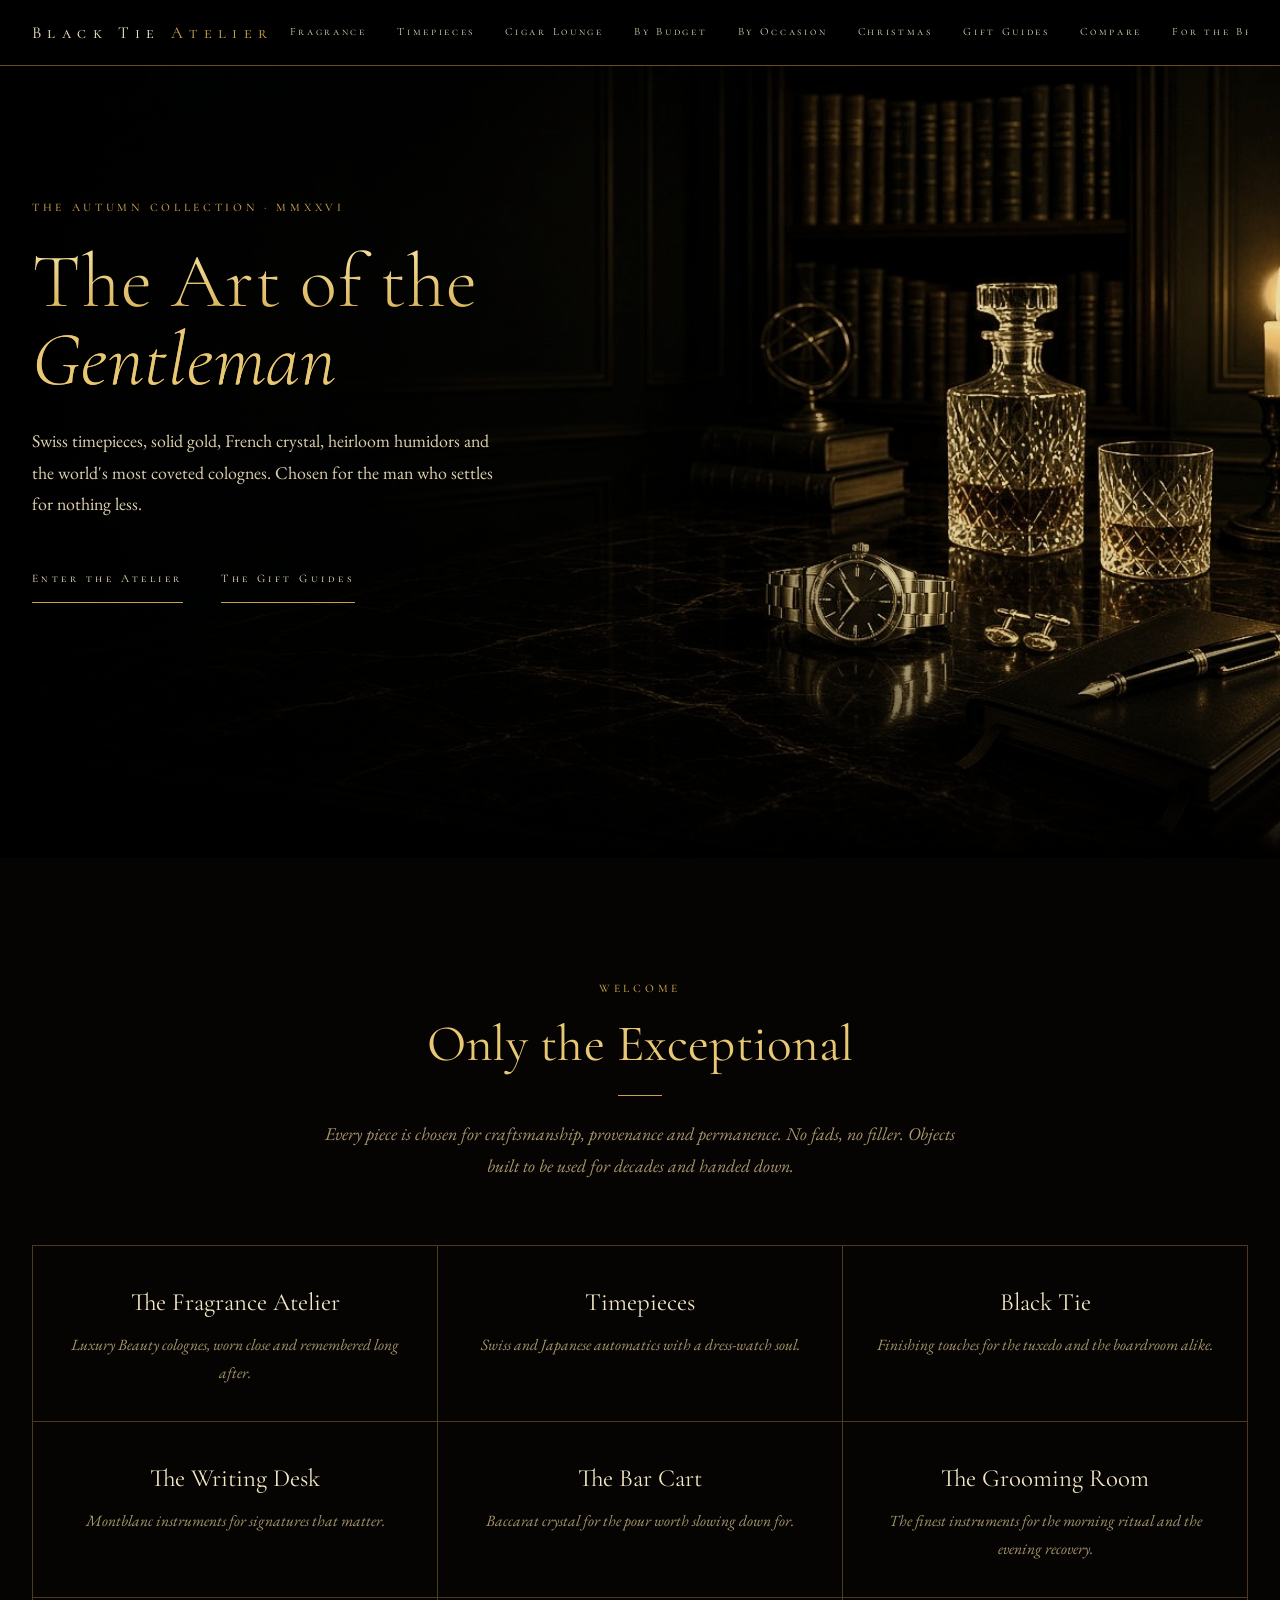
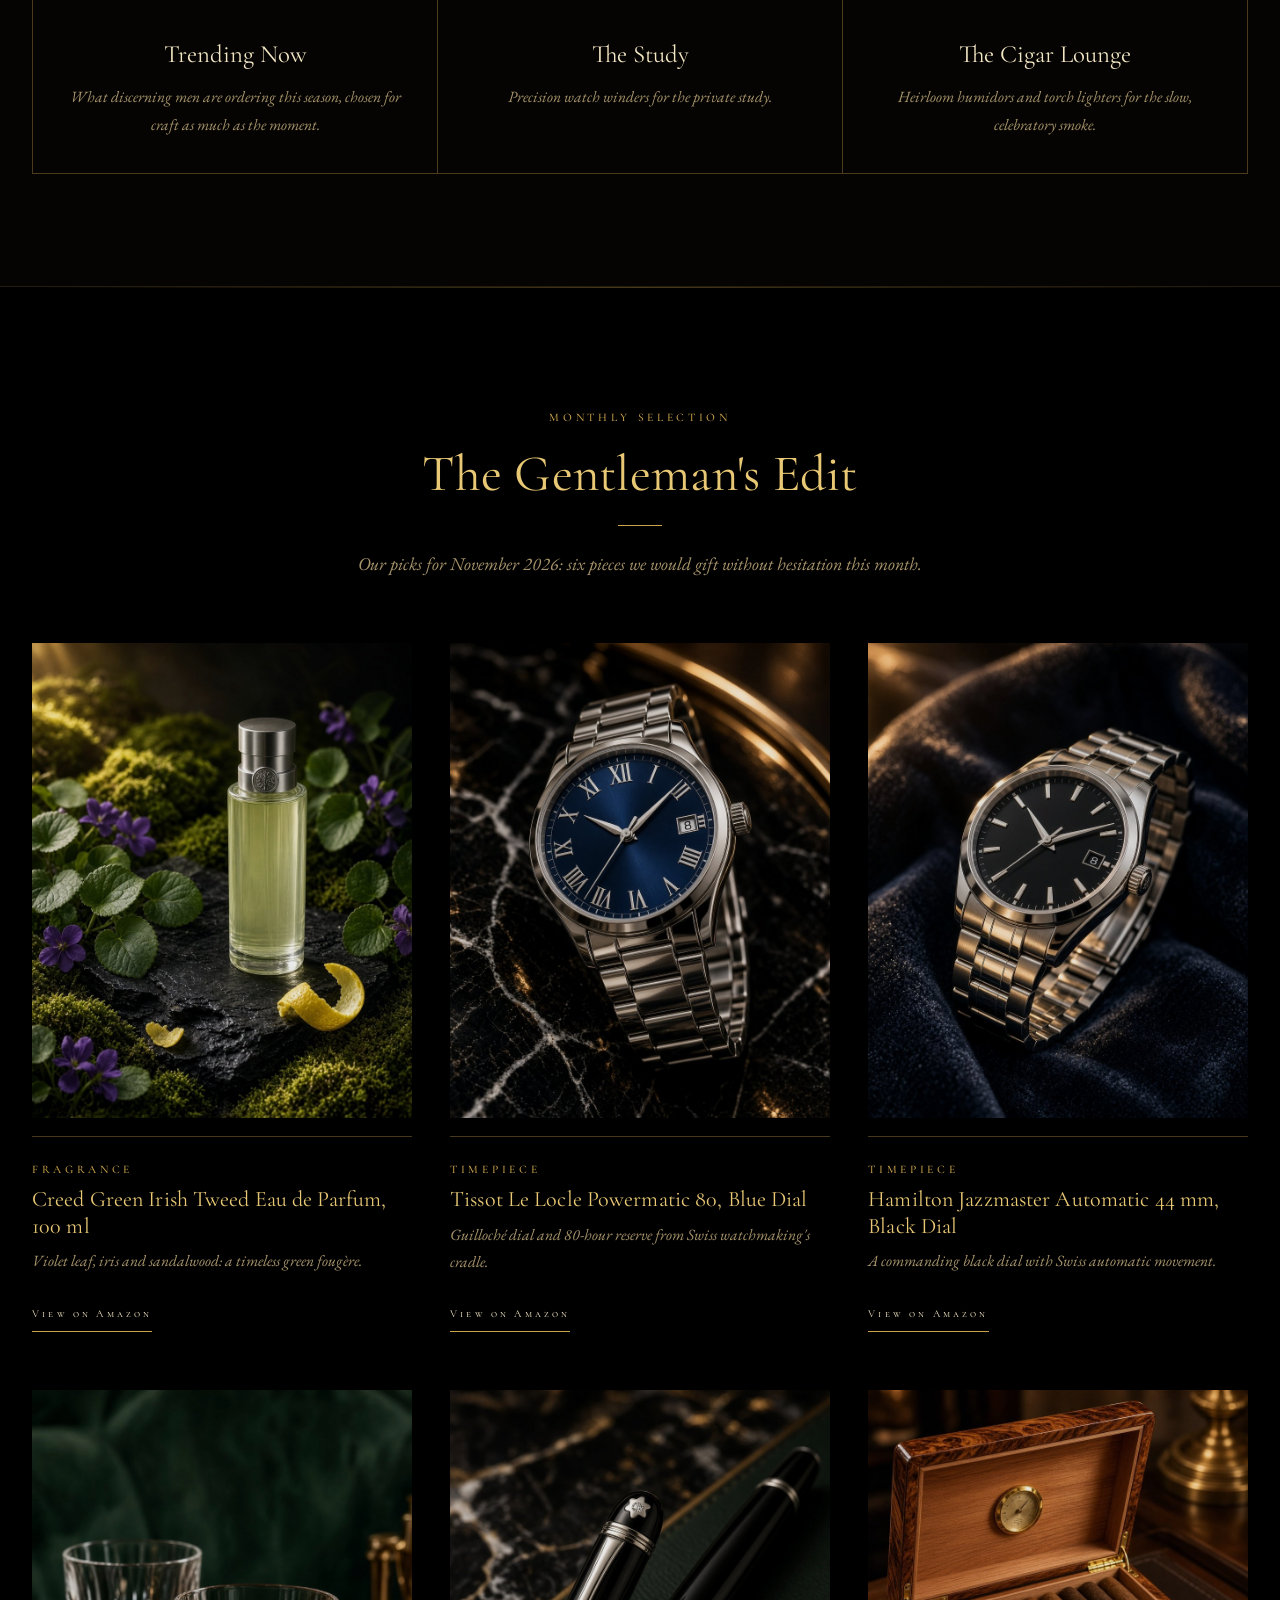
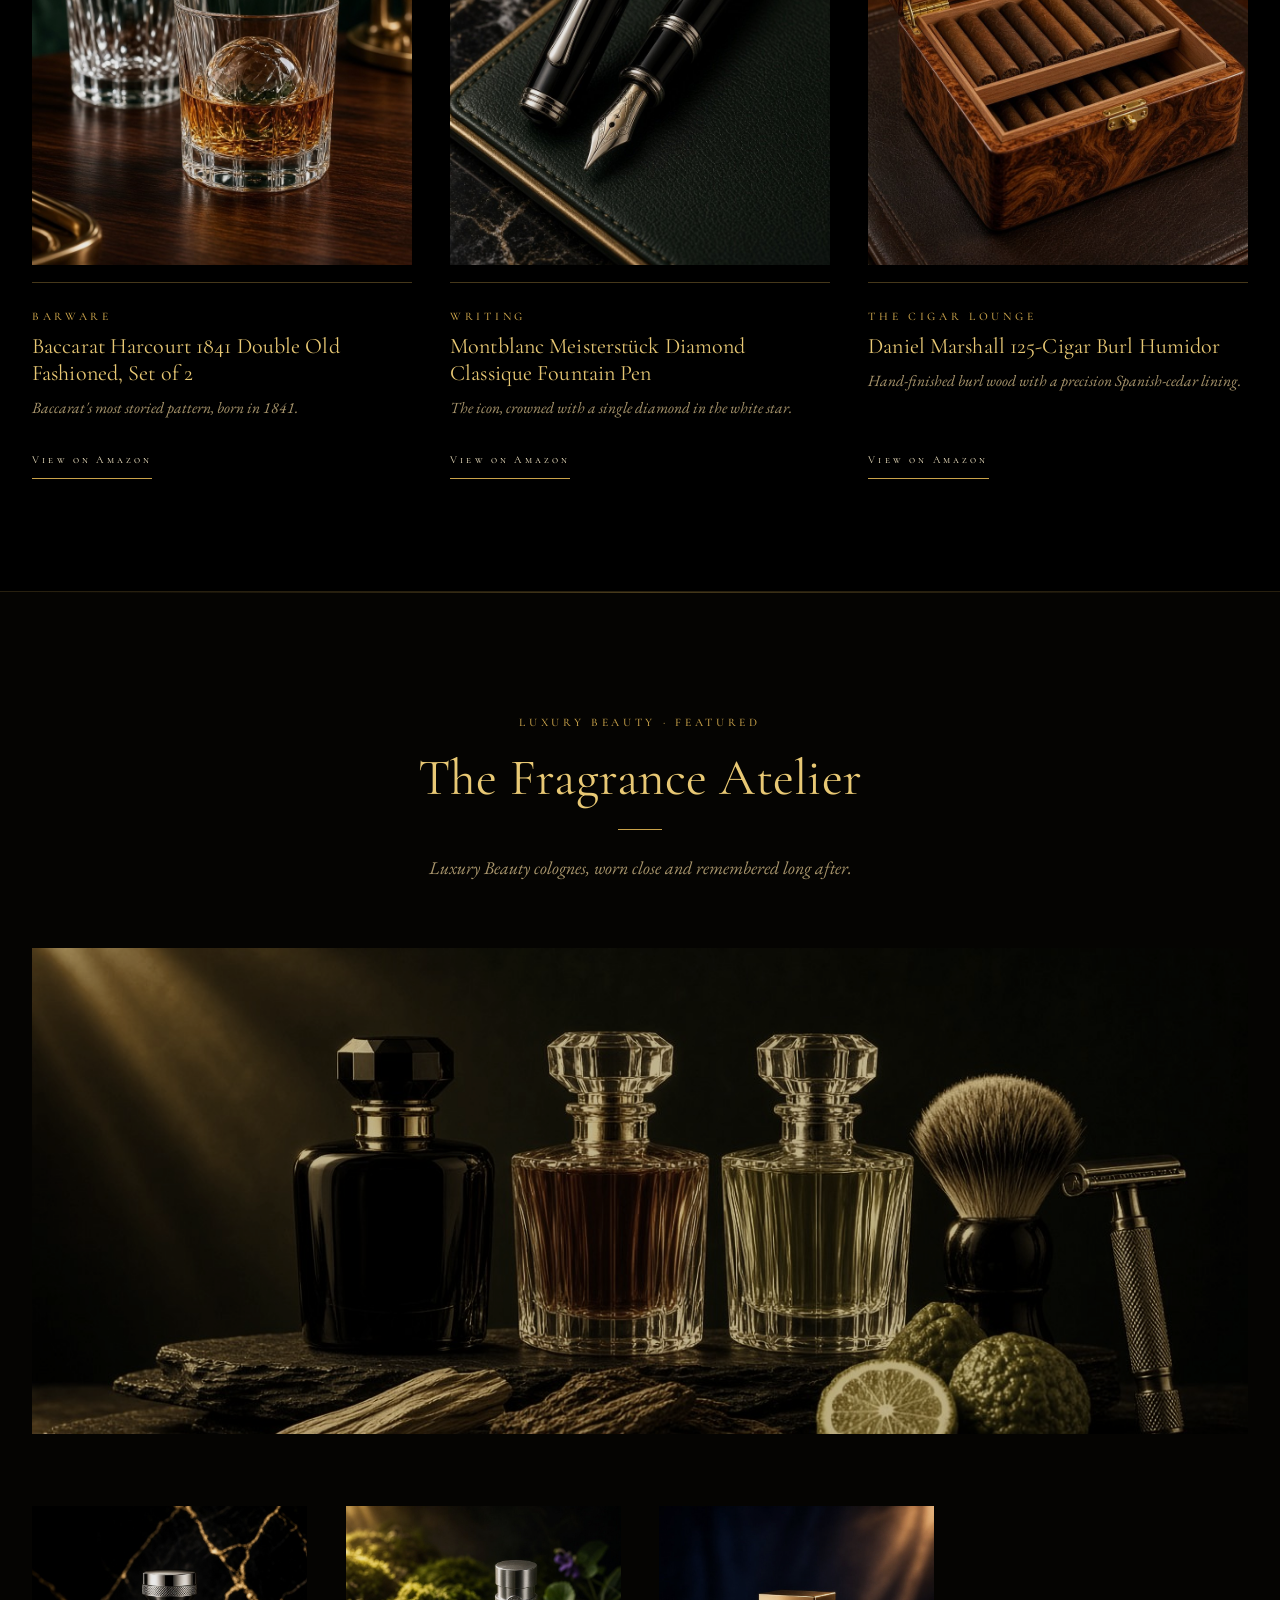
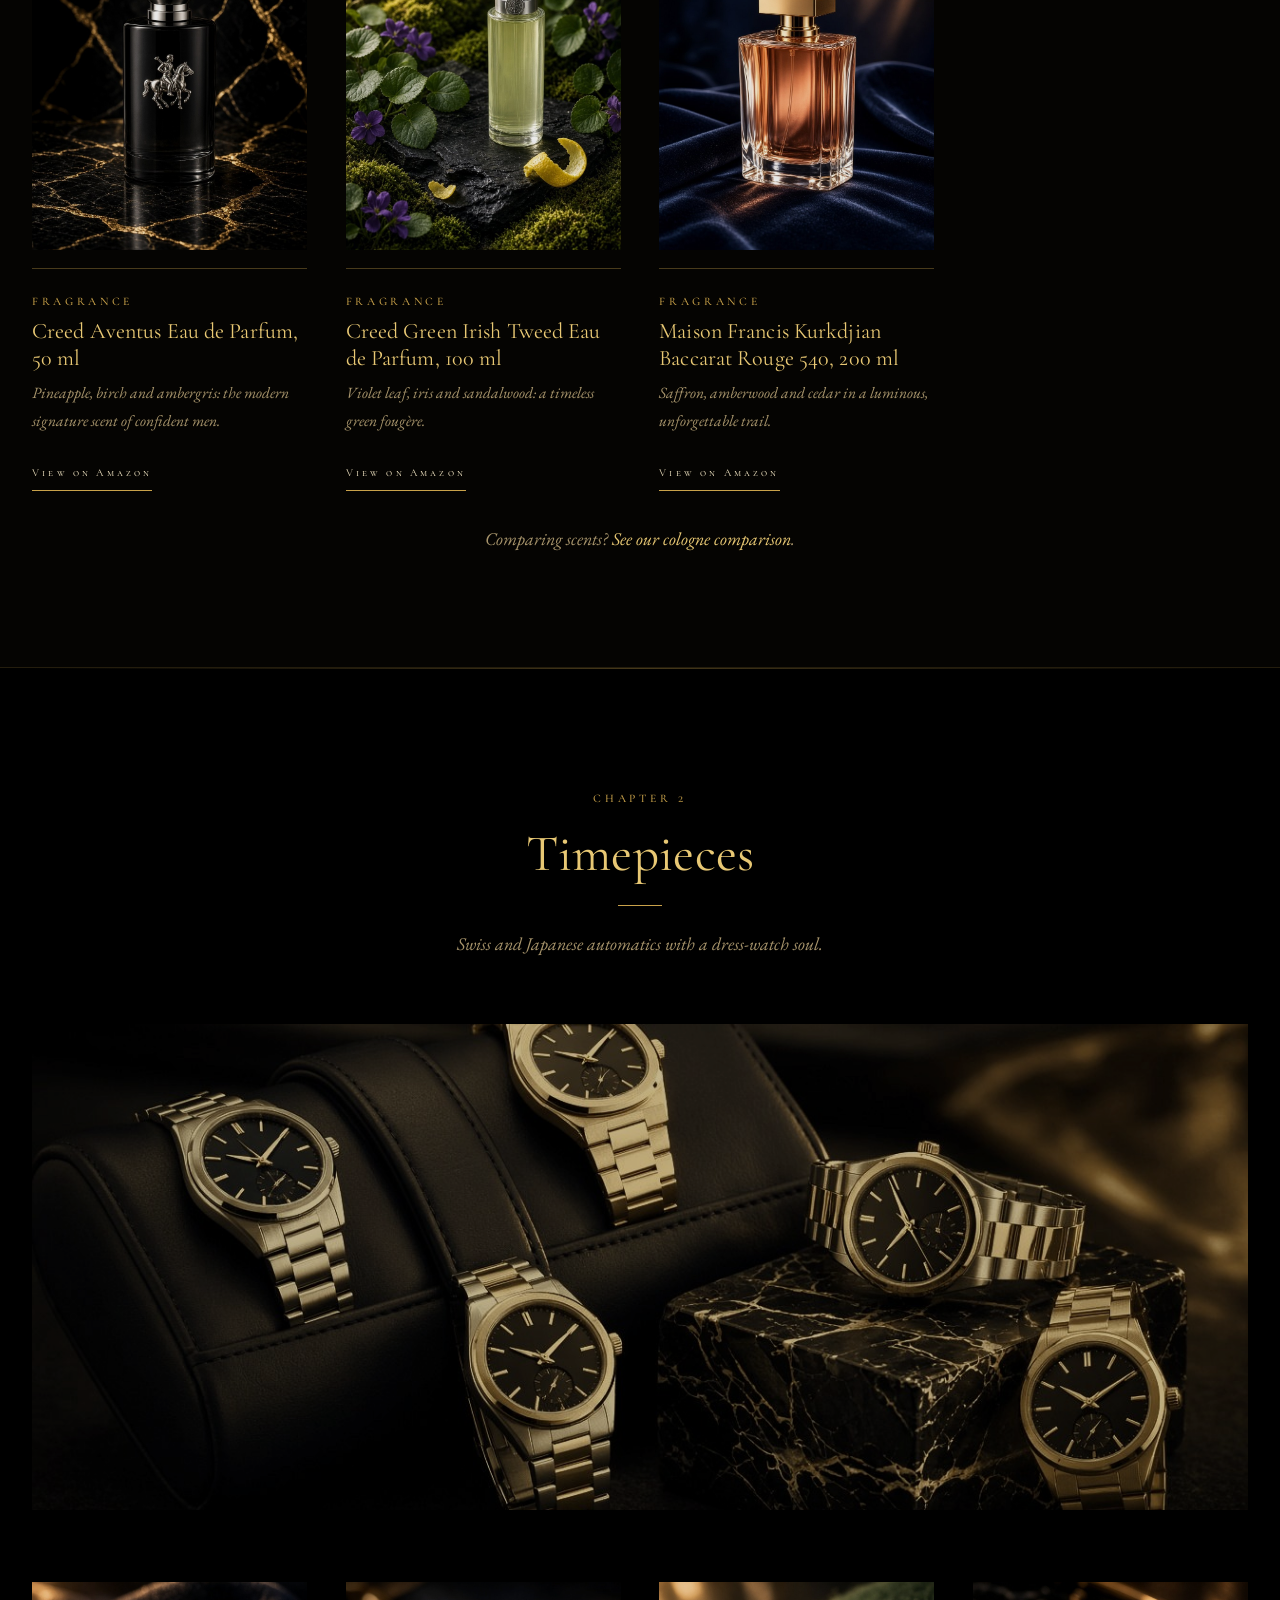
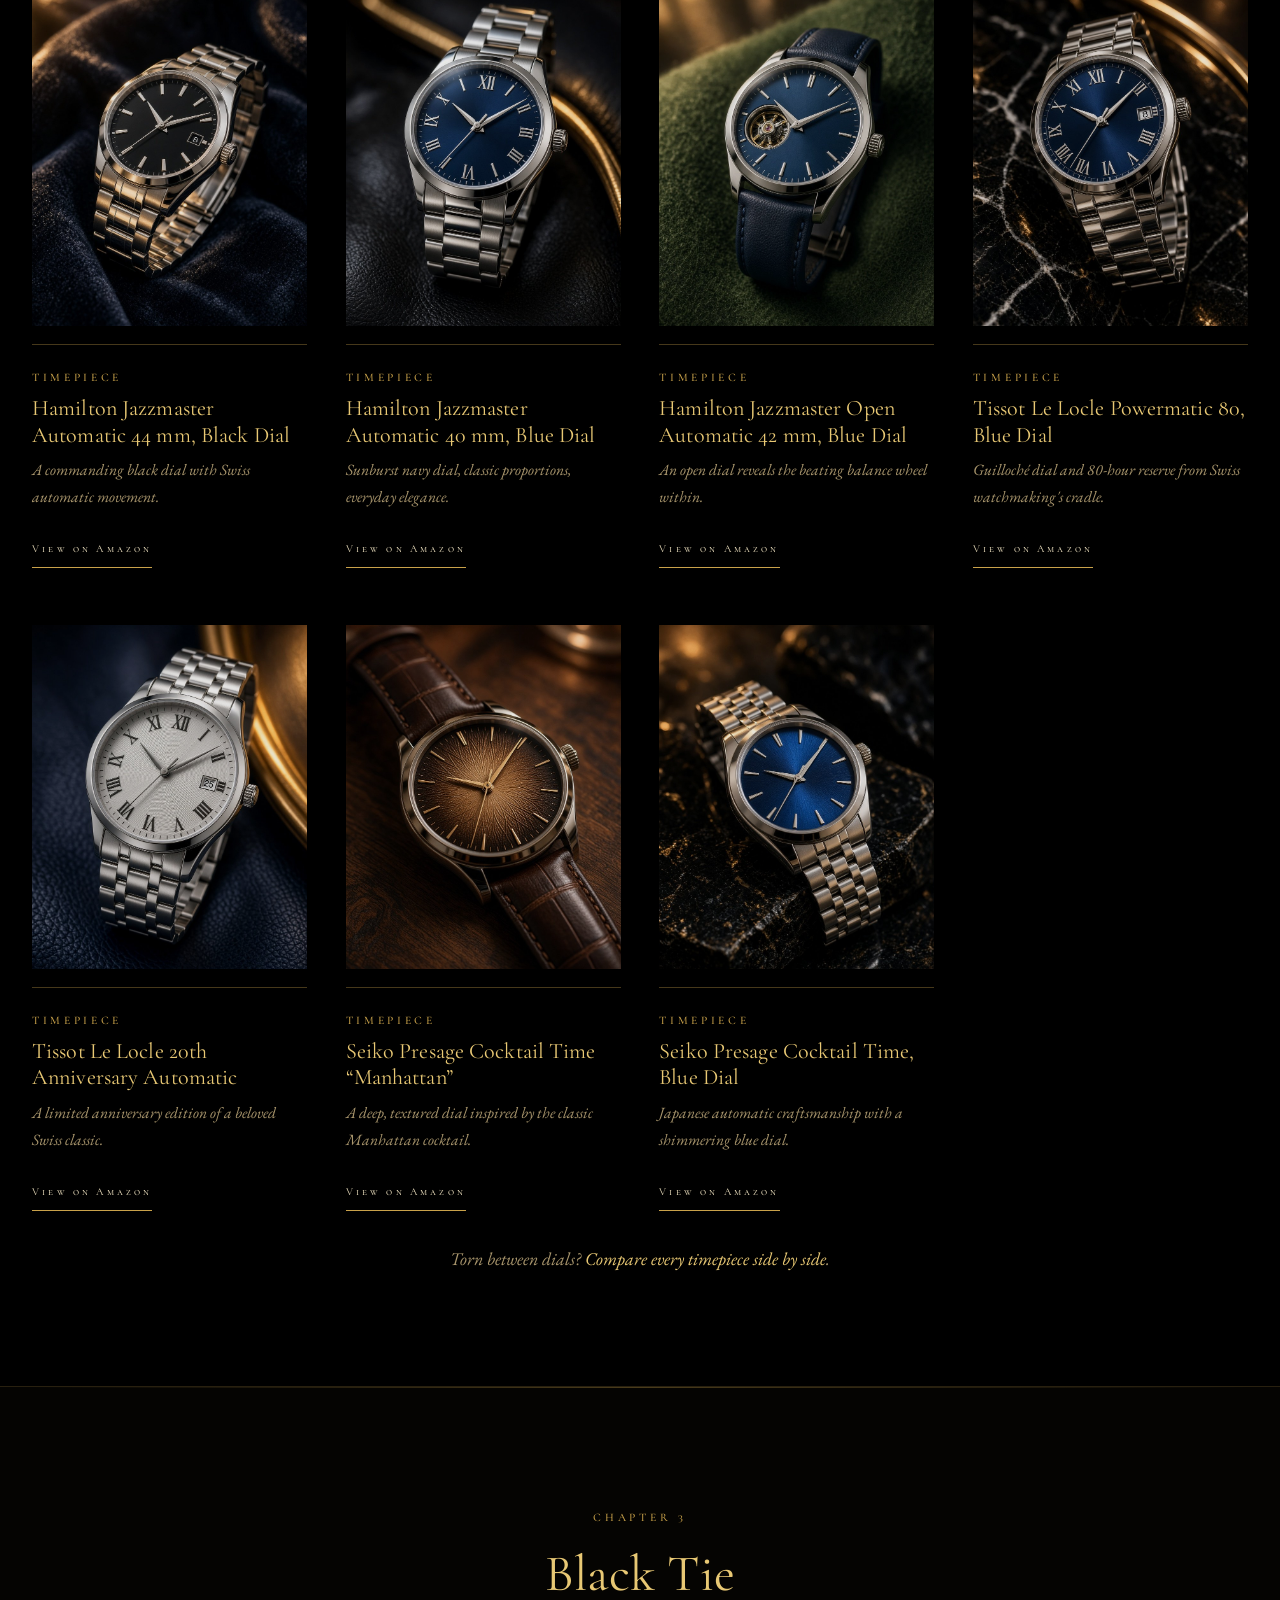
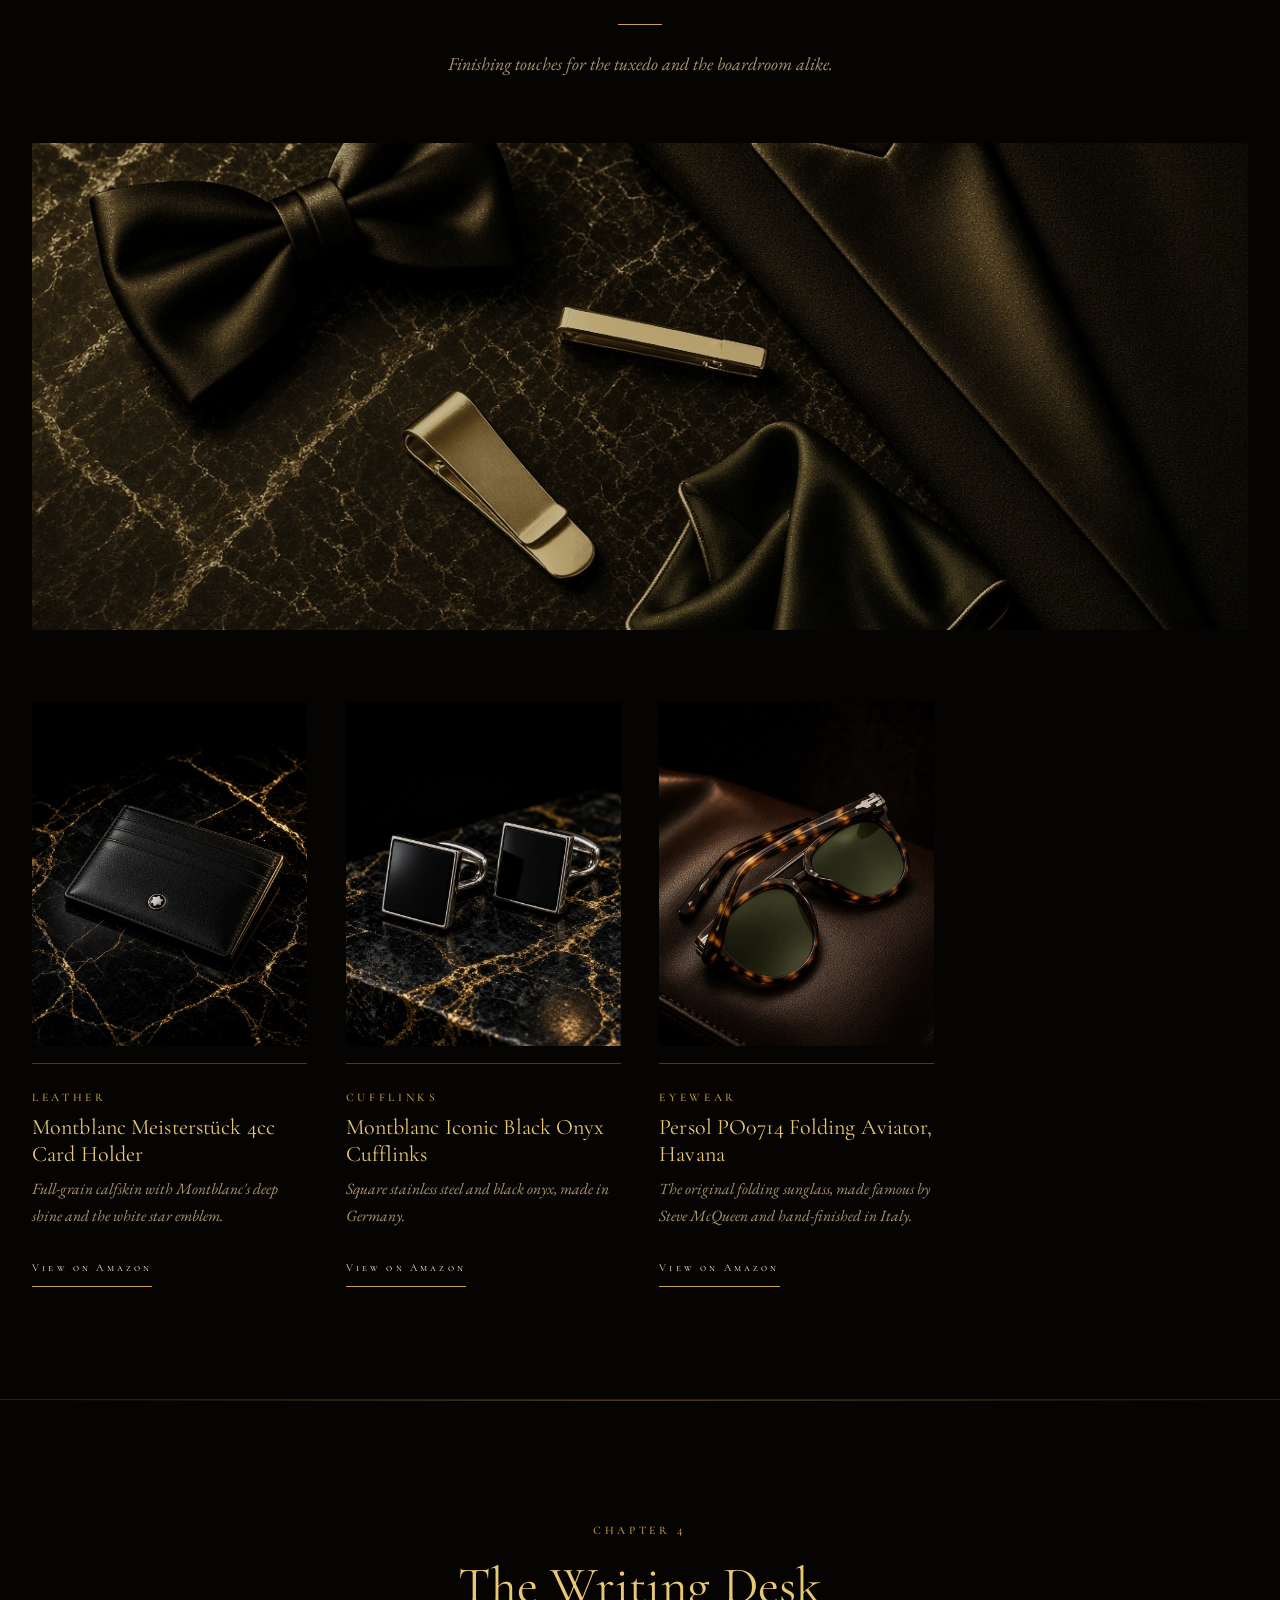
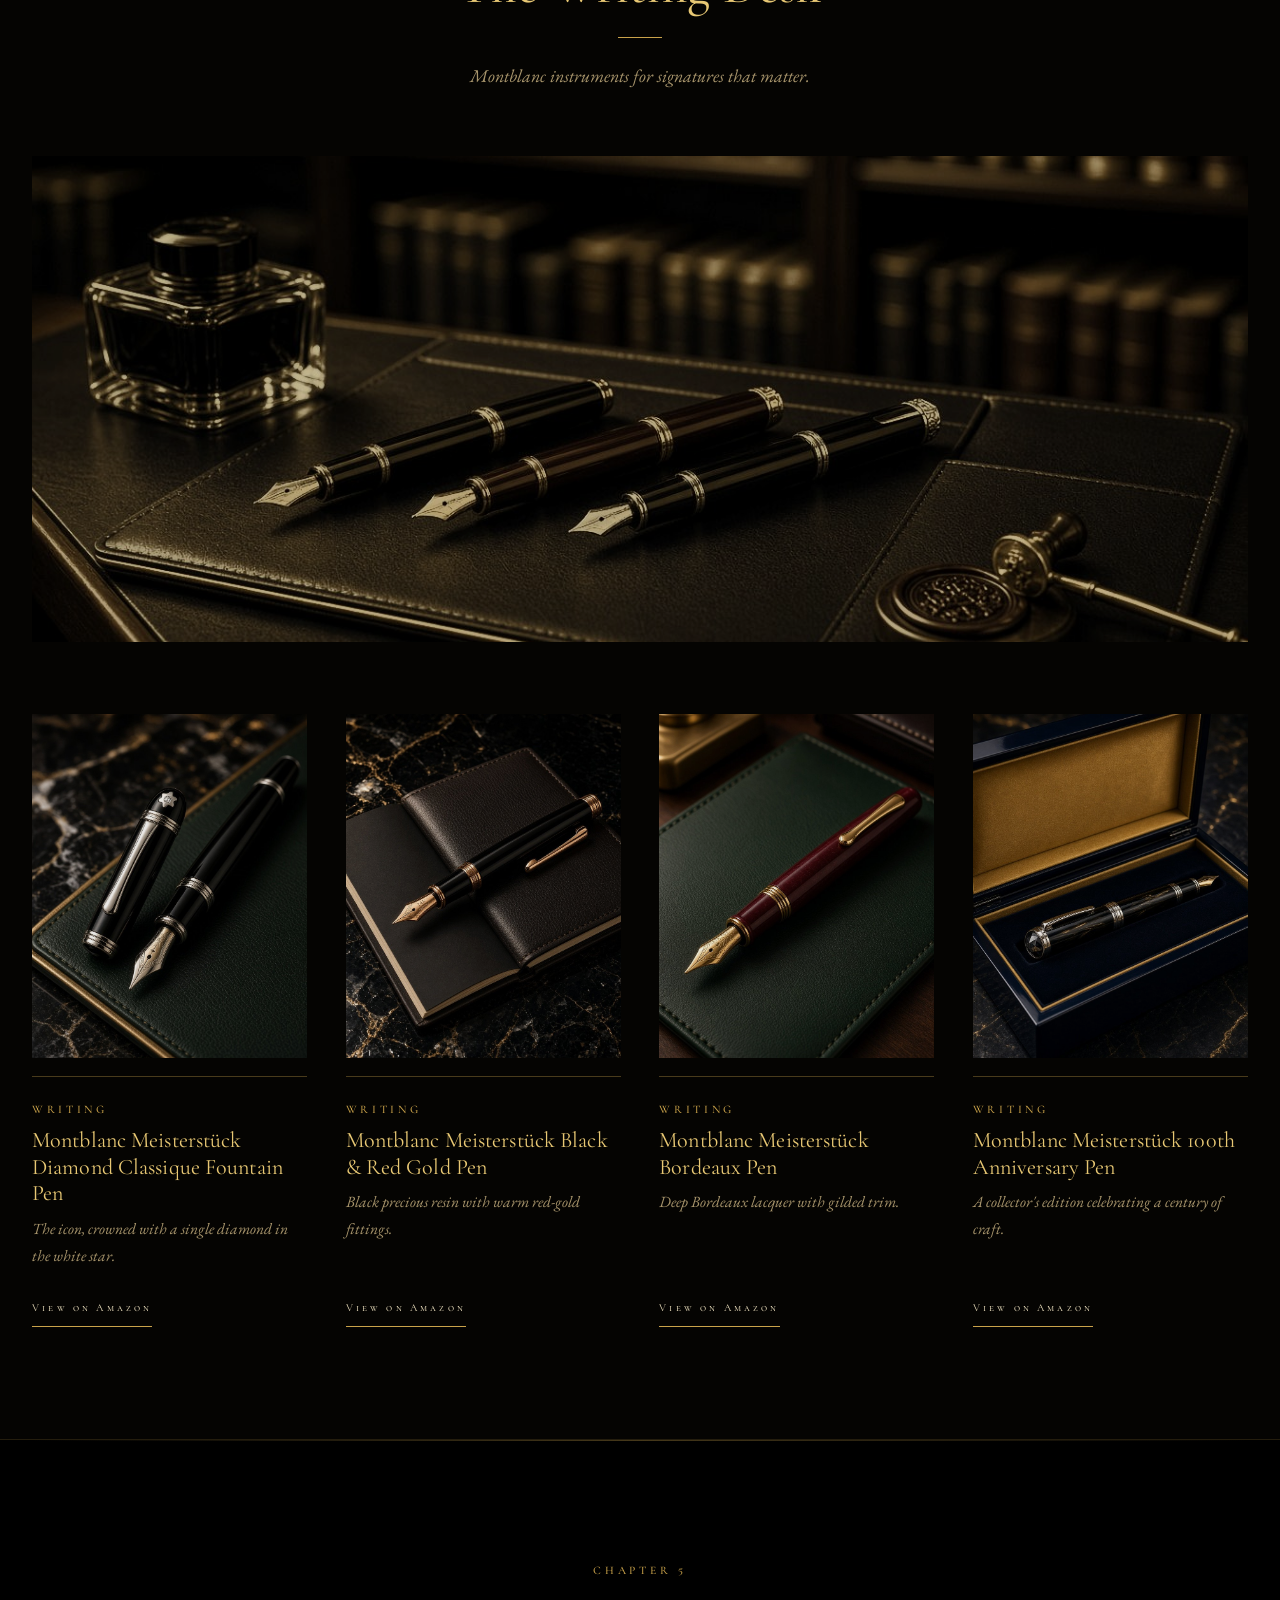
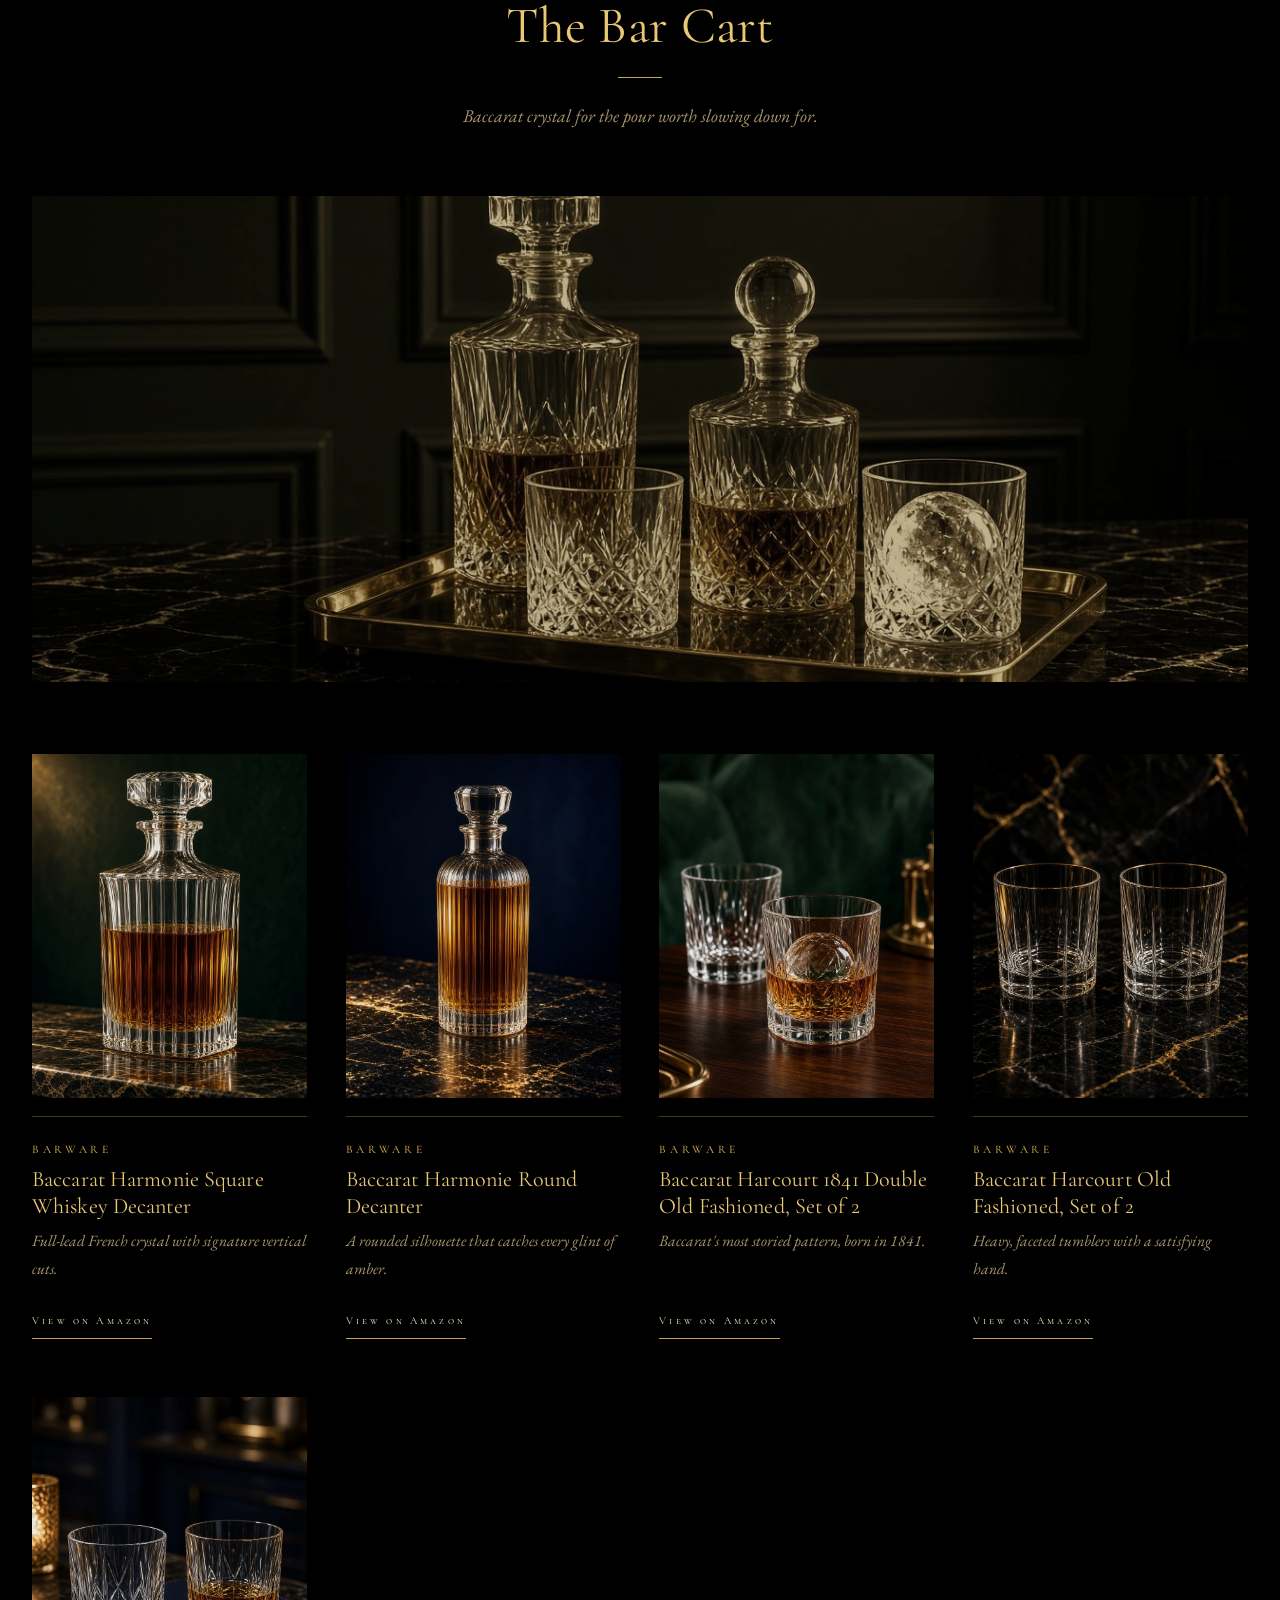
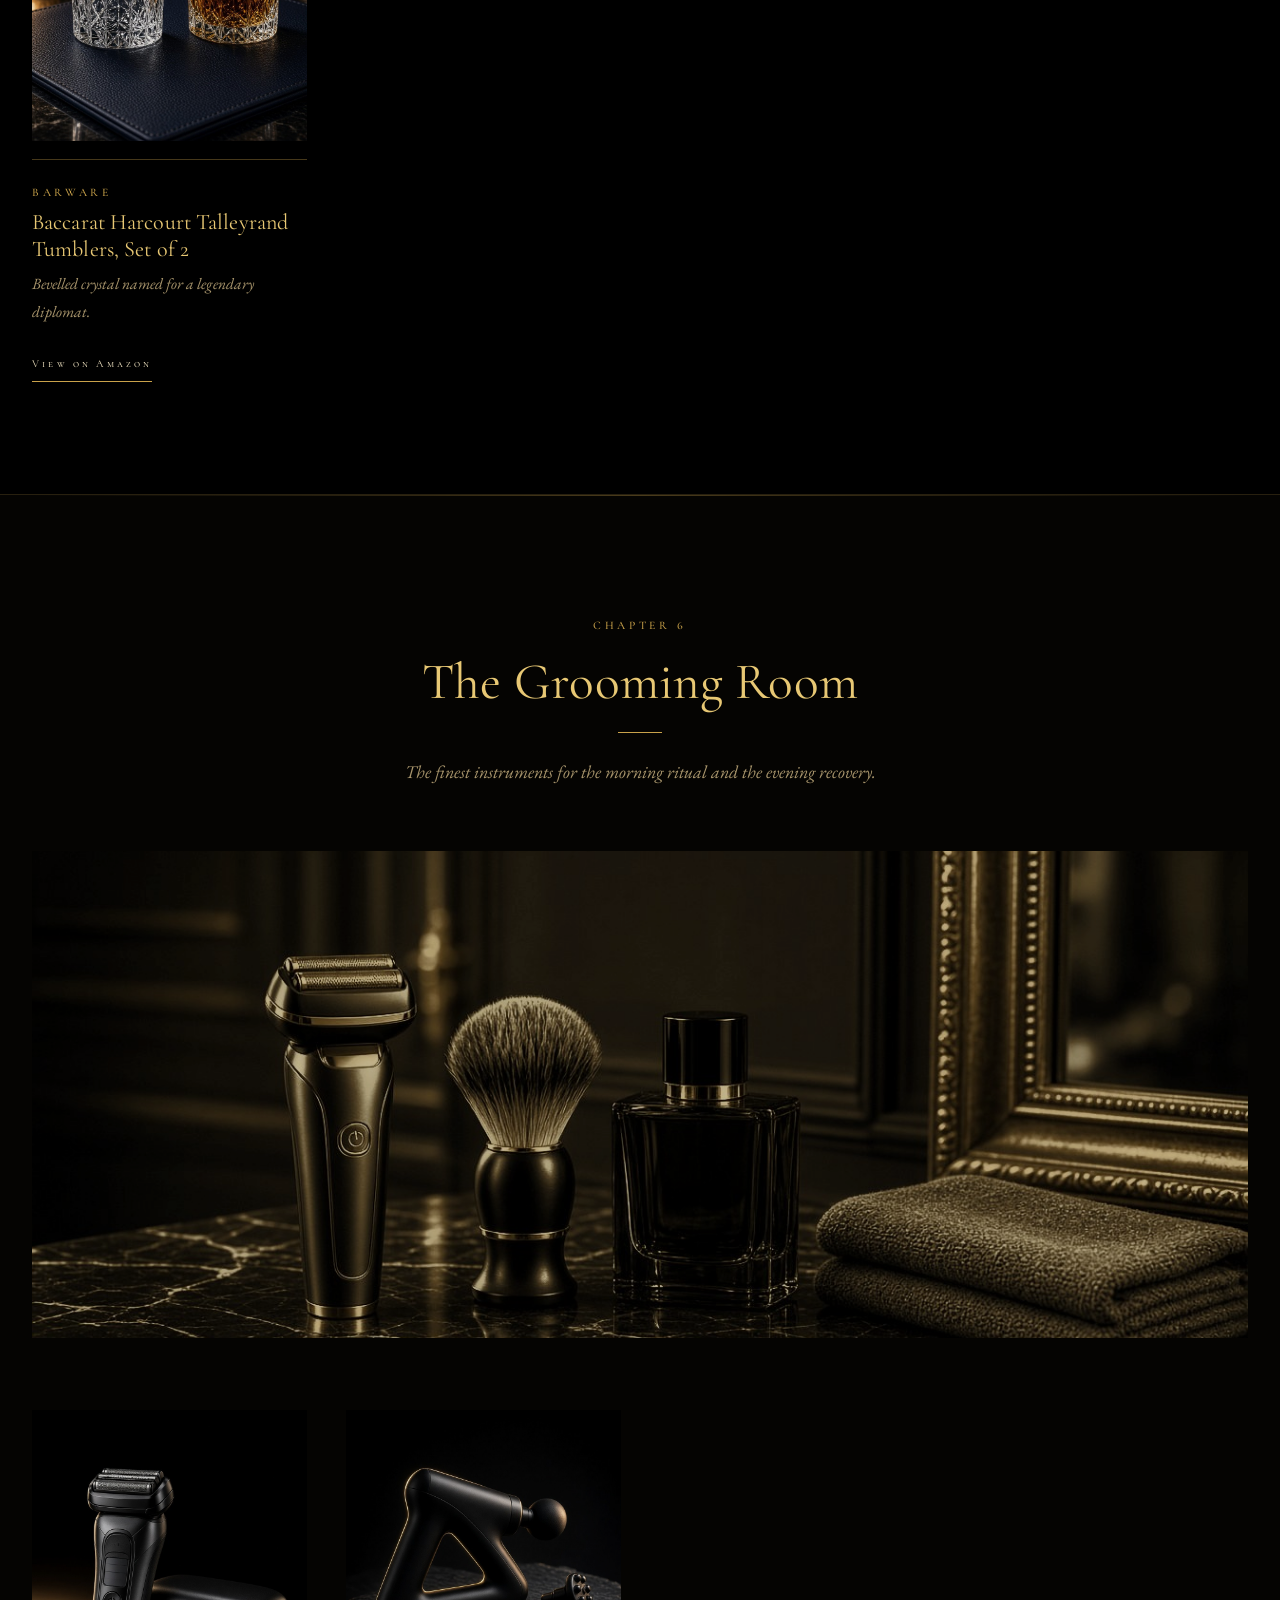
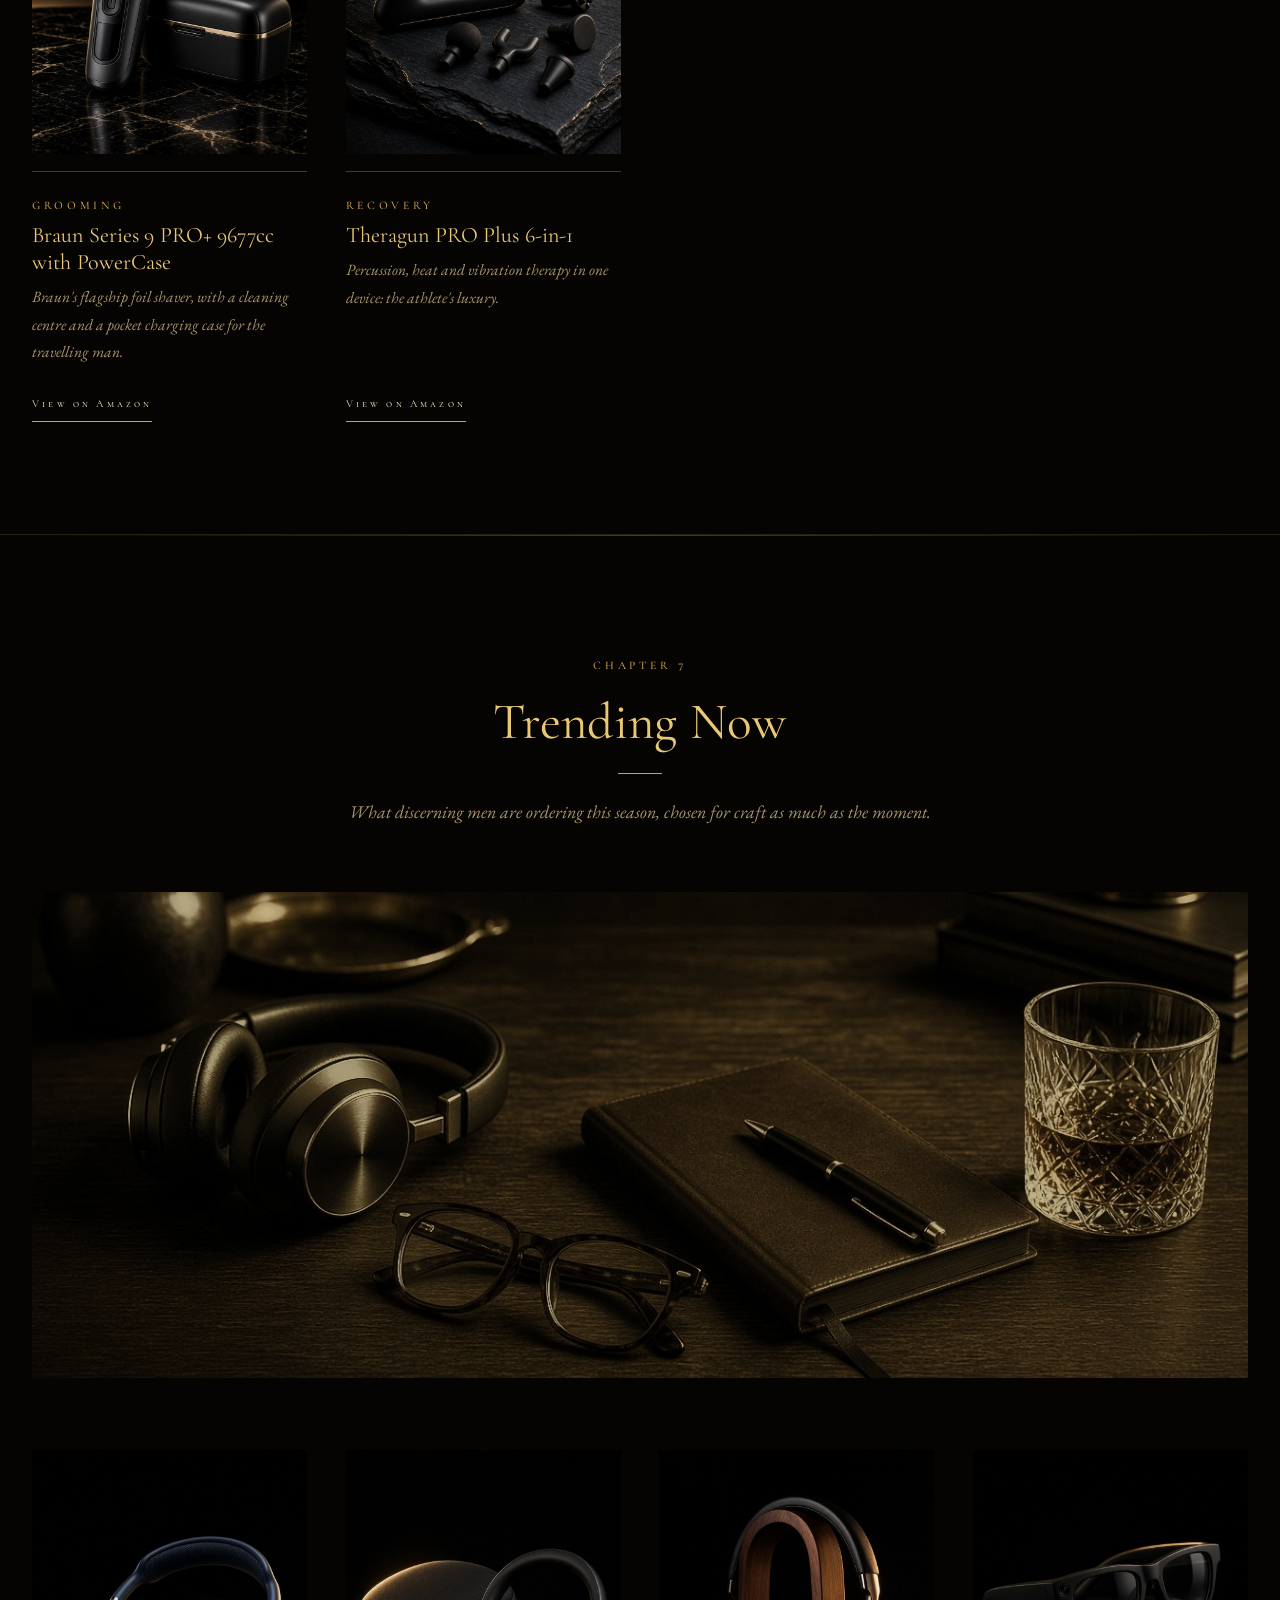
<file: index.html>
<!doctype html><html lang="en"><head><meta charset="utf-8"><meta name="viewport" content="width=device-width,initial-scale=1">
<title>Black Tie Atelier — Luxury Gifts for the Modern Gentleman</title><meta name="description" content="A curated boutique of luxury men&#x27;s gifts: Creed and Baccarat Rouge 540 colognes, Swiss automatic watches, solid gold jewels, Montblanc pens and Baccarat crystal."><link rel="canonical" href="https://lulumoons.github.io/Black-Tie-Atelier/">
<meta property="og:type" content="website"><meta property="og:site_name" content="Black Tie Atelier"><meta property="og:title" content="Black Tie Atelier — Luxury Gifts for the Modern Gentleman"><meta property="og:description" content="A curated boutique of luxury men&#x27;s gifts: Creed and Baccarat Rouge 540 colognes, Swiss automatic watches, solid gold jewels, Montblanc pens and Baccarat crystal."><meta property="og:url" content="https://lulumoons.github.io/Black-Tie-Atelier/"><meta property="og:image" content="https://lulumoons.github.io/Black-Tie-Atelier/assets/share.jpg"><meta property="og:image:width" content="1200"><meta property="og:image:height" content="630">
<meta name="twitter:card" content="summary_large_image"><meta name="twitter:title" content="Black Tie Atelier — Luxury Gifts for the Modern Gentleman"><meta name="twitter:description" content="A curated boutique of luxury men&#x27;s gifts: Creed and Baccarat Rouge 540 colognes, Swiss automatic watches, solid gold jewels, Montblanc pens and Baccarat crystal."><meta name="twitter:image" content="https://lulumoons.github.io/Black-Tie-Atelier/assets/share.jpg">
<meta name="theme-color" content="#0d0e10"><link rel="preconnect" href="https://fonts.googleapis.com"><link rel="preconnect" href="https://fonts.gstatic.com" crossorigin><link href="https://fonts.googleapis.com/css2?family=Cormorant+Garamond:ital,wght@0,300;0,400;0,500;1,300;1,400&family=Cormorant+SC:wght@400;500&family=EB+Garamond:ital,wght@0,400;0,500;1,400&display=swap" rel="stylesheet"><link rel="stylesheet" href="style.css"></head><body>
<header><div class="bar"><a class="logo" href="index.html">Black Tie <span>Atelier</span></a><nav><a href="index.html#atelier">Fragrance</a><a href="index.html#watches">Timepieces</a><a href="index.html#cigar">Cigar Lounge</a><a href="index.html#budget">By Budget</a><a href="index.html#occasion">By Occasion</a><a href="christmas.html">Christmas</a><a href="index.html#guides">Gift Guides</a><a href="compare-watches.html">Compare</a><a href="https://lulumoons.github.io/Enchanted-Veil/">For the Bride</a></nav></div></header>
<div class="hero" style="background-image:url(assets/banners/hero.jpg)"><div class="in"><span class="sc">The Autumn Collection · MMXXVI</span><h1>The Art of the<br><em>Gentleman</em></h1><p>Swiss timepieces, solid gold, French crystal, heirloom humidors and the world's most coveted colognes. Chosen for the man who settles for nothing less.</p><p><a class="btn" href="#atelier">Enter the Atelier</a><a class="btn" href="#guides">The Gift Guides</a></p></div></div>
<section id="intro" class="navy"><div class="wrap"><div class="head"><span class="sc">Welcome</span><h2>Only the Exceptional</h2><div class="rule"></div><p>Every piece is chosen for craftsmanship, provenance and permanence. No fads, no filler. Objects built to be used for decades and handed down.</p></div><div class="tiles t3"><a class="tile" href="#atelier"><b>The Fragrance Atelier</b><span>Luxury Beauty colognes, worn close and remembered long after.</span></a><a class="tile" href="#watches"><b>Timepieces</b><span>Swiss and Japanese automatics with a dress-watch soul.</span></a><a class="tile" href="#blacktie"><b>Black Tie</b><span>Finishing touches for the tuxedo and the boardroom alike.</span></a><a class="tile" href="#pens"><b>The Writing Desk</b><span>Montblanc instruments for signatures that matter.</span></a><a class="tile" href="#bar"><b>The Bar Cart</b><span>Baccarat crystal for the pour worth slowing down for.</span></a><a class="tile" href="#grooming"><b>The Grooming Room</b><span>The finest instruments for the morning ritual and the evening recovery.</span></a><a class="tile" href="#trending"><b>Trending Now</b><span>What discerning men are ordering this season, chosen for craft as much as the moment.</span></a><a class="tile" href="#study"><b>The Study</b><span>Precision watch winders for the private study.</span></a><a class="tile" href="#cigar"><b>The Cigar Lounge</b><span>Heirloom humidors and torch lighters for the slow, celebratory smoke.</span></a></div></div></section>
<section id="edit" class=""><div class="wrap"><div class="head"><span class="sc">Monthly Selection</span><h2>The Gentleman's Edit</h2><div class="rule"></div><p>Our picks for November 2026: six pieces we would gift without hesitation this month.</p></div><div class="grid"><article class="card"><a class="ph" data-asin="B079WWWBQN" href="https://www.amazon.com/dp/B079WWWBQN?tag=enchantedveil-20" target="_blank" rel="sponsored noopener"><img src="assets/products/B079WWWBQN.jpg" alt="Creed Green Irish Tweed Eau de Parfum, 100 ml" loading="lazy"></a>
<div class="cb"><span class="sc">Fragrance</span><h3>Creed Green Irish Tweed Eau de Parfum, 100 ml</h3><p>Violet leaf, iris and sandalwood: a timeless green fougère.</p><a class="btn" data-asin="B079WWWBQN" href="https://www.amazon.com/dp/B079WWWBQN?tag=enchantedveil-20" target="_blank" rel="sponsored noopener">View on Amazon</a></div></article><article class="card"><a class="ph" data-asin="B09FYGBDF1" href="https://www.amazon.com/dp/B09FYGBDF1?tag=enchantedveil-20" target="_blank" rel="sponsored noopener"><img src="assets/products/B09FYGBDF1.jpg" alt="Tissot Le Locle Powermatic 80, Blue Dial" loading="lazy"></a>
<div class="cb"><span class="sc">Timepiece</span><h3>Tissot Le Locle Powermatic 80, Blue Dial</h3><p>Guilloché dial and 80-hour reserve from Swiss watchmaking&#x27;s cradle.</p><a class="btn" data-asin="B09FYGBDF1" href="https://www.amazon.com/dp/B09FYGBDF1?tag=enchantedveil-20" target="_blank" rel="sponsored noopener">View on Amazon</a></div></article><article class="card"><a class="ph" data-asin="B01CHW8OE2" href="https://www.amazon.com/dp/B01CHW8OE2?tag=enchantedveil-20" target="_blank" rel="sponsored noopener"><img src="assets/products/B01CHW8OE2.jpg" alt="Hamilton Jazzmaster Automatic 44 mm, Black Dial" loading="lazy"></a>
<div class="cb"><span class="sc">Timepiece</span><h3>Hamilton Jazzmaster Automatic 44 mm, Black Dial</h3><p>A commanding black dial with Swiss automatic movement.</p><a class="btn" data-asin="B01CHW8OE2" href="https://www.amazon.com/dp/B01CHW8OE2?tag=enchantedveil-20" target="_blank" rel="sponsored noopener">View on Amazon</a></div></article><article class="card"><a class="ph" data-asin="B07D2JZG5S" href="https://www.amazon.com/dp/B07D2JZG5S?tag=enchantedveil-20" target="_blank" rel="sponsored noopener"><img src="assets/products/B07D2JZG5S.jpg" alt="Baccarat Harcourt 1841 Double Old Fashioned, Set of 2" loading="lazy"></a>
<div class="cb"><span class="sc">Barware</span><h3>Baccarat Harcourt 1841 Double Old Fashioned, Set of 2</h3><p>Baccarat&#x27;s most storied pattern, born in 1841.</p><a class="btn" data-asin="B07D2JZG5S" href="https://www.amazon.com/dp/B07D2JZG5S?tag=enchantedveil-20" target="_blank" rel="sponsored noopener">View on Amazon</a></div></article><article class="card"><a class="ph" data-asin="B0058NTJDS" href="https://www.amazon.com/dp/B0058NTJDS?tag=enchantedveil-20" target="_blank" rel="sponsored noopener"><img src="assets/products/B0058NTJDS.jpg" alt="Montblanc Meisterstück Diamond Classique Fountain Pen" loading="lazy"></a>
<div class="cb"><span class="sc">Writing</span><h3>Montblanc Meisterstück Diamond Classique Fountain Pen</h3><p>The icon, crowned with a single diamond in the white star.</p><a class="btn" data-asin="B0058NTJDS" href="https://www.amazon.com/dp/B0058NTJDS?tag=enchantedveil-20" target="_blank" rel="sponsored noopener">View on Amazon</a></div></article><article class="card"><a class="ph" data-asin="B06XVHDW7P" href="https://www.amazon.com/dp/B06XVHDW7P?tag=enchantedveil-20" target="_blank" rel="sponsored noopener"><img src="assets/products/B06XVHDW7P.jpg" alt="Daniel Marshall 125-Cigar Burl Humidor" loading="lazy"></a>
<div class="cb"><span class="sc">The Cigar Lounge</span><h3>Daniel Marshall 125-Cigar Burl Humidor</h3><p>Hand-finished burl wood with a precision Spanish-cedar lining.</p><a class="btn" data-asin="B06XVHDW7P" href="https://www.amazon.com/dp/B06XVHDW7P?tag=enchantedveil-20" target="_blank" rel="sponsored noopener">View on Amazon</a></div></article></div></div></section>
<section id="atelier" class="forest"><div class="wrap"><div class="head"><span class="sc">Luxury Beauty · Featured</span><h2>The Fragrance Atelier</h2><div class="rule"></div><p>Luxury Beauty colognes, worn close and remembered long after.</p></div><figure class="banner"><img src="assets/banners/scent.jpg" alt="The Fragrance Atelier" loading="lazy"></figure><div class="grid"><article class="card"><a class="ph" data-asin="B071CYS5ZZ" href="https://www.amazon.com/dp/B071CYS5ZZ?tag=enchantedveil-20" target="_blank" rel="sponsored noopener"><img src="assets/products/B071CYS5ZZ.jpg" alt="Creed Aventus Eau de Parfum, 50 ml" loading="lazy"></a>
<div class="cb"><span class="sc">Fragrance</span><h3>Creed Aventus Eau de Parfum, 50 ml</h3><p>Pineapple, birch and ambergris: the modern signature scent of confident men.</p><a class="btn" data-asin="B071CYS5ZZ" href="https://www.amazon.com/dp/B071CYS5ZZ?tag=enchantedveil-20" target="_blank" rel="sponsored noopener">View on Amazon</a></div></article><article class="card"><a class="ph" data-asin="B079WWWBQN" href="https://www.amazon.com/dp/B079WWWBQN?tag=enchantedveil-20" target="_blank" rel="sponsored noopener"><img src="assets/products/B079WWWBQN.jpg" alt="Creed Green Irish Tweed Eau de Parfum, 100 ml" loading="lazy"></a>
<div class="cb"><span class="sc">Fragrance</span><h3>Creed Green Irish Tweed Eau de Parfum, 100 ml</h3><p>Violet leaf, iris and sandalwood: a timeless green fougère.</p><a class="btn" data-asin="B079WWWBQN" href="https://www.amazon.com/dp/B079WWWBQN?tag=enchantedveil-20" target="_blank" rel="sponsored noopener">View on Amazon</a></div></article><article class="card"><a class="ph" data-asin="B0711VH8WD" href="https://www.amazon.com/dp/B0711VH8WD?tag=enchantedveil-20" target="_blank" rel="sponsored noopener"><img src="assets/products/B0711VH8WD.jpg" alt="Maison Francis Kurkdjian Baccarat Rouge 540, 200 ml" loading="lazy"></a>
<div class="cb"><span class="sc">Fragrance</span><h3>Maison Francis Kurkdjian Baccarat Rouge 540, 200 ml</h3><p>Saffron, amberwood and cedar in a luminous, unforgettable trail.</p><a class="btn" data-asin="B0711VH8WD" href="https://www.amazon.com/dp/B0711VH8WD?tag=enchantedveil-20" target="_blank" rel="sponsored noopener">View on Amazon</a></div></article></div><p class="note" style="margin-top:2rem">Comparing scents? <a href="compare-colognes.html">See our cologne comparison</a>.</p></div></section>
<section id="watches" class=""><div class="wrap"><div class="head"><span class="sc">Chapter 2</span><h2>Timepieces</h2><div class="rule"></div><p>Swiss and Japanese automatics with a dress-watch soul.</p></div><figure class="banner"><img src="assets/banners/watches.jpg" alt="Timepieces" loading="lazy"></figure><div class="grid"><article class="card"><a class="ph" data-asin="B01CHW8OE2" href="https://www.amazon.com/dp/B01CHW8OE2?tag=enchantedveil-20" target="_blank" rel="sponsored noopener"><img src="assets/products/B01CHW8OE2.jpg" alt="Hamilton Jazzmaster Automatic 44 mm, Black Dial" loading="lazy"></a>
<div class="cb"><span class="sc">Timepiece</span><h3>Hamilton Jazzmaster Automatic 44 mm, Black Dial</h3><p>A commanding black dial with Swiss automatic movement.</p><a class="btn" data-asin="B01CHW8OE2" href="https://www.amazon.com/dp/B01CHW8OE2?tag=enchantedveil-20" target="_blank" rel="sponsored noopener">View on Amazon</a></div></article><article class="card"><a class="ph" data-asin="B08B4QP7NF" href="https://www.amazon.com/dp/B08B4QP7NF?tag=enchantedveil-20" target="_blank" rel="sponsored noopener"><img src="assets/products/B08B4QP7NF.jpg" alt="Hamilton Jazzmaster Automatic 40 mm, Blue Dial" loading="lazy"></a>
<div class="cb"><span class="sc">Timepiece</span><h3>Hamilton Jazzmaster Automatic 40 mm, Blue Dial</h3><p>Sunburst navy dial, classic proportions, everyday elegance.</p><a class="btn" data-asin="B08B4QP7NF" href="https://www.amazon.com/dp/B08B4QP7NF?tag=enchantedveil-20" target="_blank" rel="sponsored noopener">View on Amazon</a></div></article><article class="card"><a class="ph" data-asin="B0FDKBJCLB" href="https://www.amazon.com/dp/B0FDKBJCLB?tag=enchantedveil-20" target="_blank" rel="sponsored noopener"><img src="assets/products/B0FDKBJCLB.jpg" alt="Hamilton Jazzmaster Open Automatic 42 mm, Blue Dial" loading="lazy"></a>
<div class="cb"><span class="sc">Timepiece</span><h3>Hamilton Jazzmaster Open Automatic 42 mm, Blue Dial</h3><p>An open dial reveals the beating balance wheel within.</p><a class="btn" data-asin="B0FDKBJCLB" href="https://www.amazon.com/dp/B0FDKBJCLB?tag=enchantedveil-20" target="_blank" rel="sponsored noopener">View on Amazon</a></div></article><article class="card"><a class="ph" data-asin="B09FYGBDF1" href="https://www.amazon.com/dp/B09FYGBDF1?tag=enchantedveil-20" target="_blank" rel="sponsored noopener"><img src="assets/products/B09FYGBDF1.jpg" alt="Tissot Le Locle Powermatic 80, Blue Dial" loading="lazy"></a>
<div class="cb"><span class="sc">Timepiece</span><h3>Tissot Le Locle Powermatic 80, Blue Dial</h3><p>Guilloché dial and 80-hour reserve from Swiss watchmaking&#x27;s cradle.</p><a class="btn" data-asin="B09FYGBDF1" href="https://www.amazon.com/dp/B09FYGBDF1?tag=enchantedveil-20" target="_blank" rel="sponsored noopener">View on Amazon</a></div></article><article class="card"><a class="ph" data-asin="B0CQTPMPXT" href="https://www.amazon.com/dp/B0CQTPMPXT?tag=enchantedveil-20" target="_blank" rel="sponsored noopener"><img src="assets/products/B0CQTPMPXT.jpg" alt="Tissot Le Locle 20th Anniversary Automatic" loading="lazy"></a>
<div class="cb"><span class="sc">Timepiece</span><h3>Tissot Le Locle 20th Anniversary Automatic</h3><p>A limited anniversary edition of a beloved Swiss classic.</p><a class="btn" data-asin="B0CQTPMPXT" href="https://www.amazon.com/dp/B0CQTPMPXT?tag=enchantedveil-20" target="_blank" rel="sponsored noopener">View on Amazon</a></div></article><article class="card"><a class="ph" data-asin="B071FB8VVR" href="https://www.amazon.com/dp/B071FB8VVR?tag=enchantedveil-20" target="_blank" rel="sponsored noopener"><img src="assets/products/B071FB8VVR.jpg" alt="Seiko Presage Cocktail Time “Manhattan”" loading="lazy"></a>
<div class="cb"><span class="sc">Timepiece</span><h3>Seiko Presage Cocktail Time “Manhattan”</h3><p>A deep, textured dial inspired by the classic Manhattan cocktail.</p><a class="btn" data-asin="B071FB8VVR" href="https://www.amazon.com/dp/B071FB8VVR?tag=enchantedveil-20" target="_blank" rel="sponsored noopener">View on Amazon</a></div></article><article class="card"><a class="ph" data-asin="B07979L8JB" href="https://www.amazon.com/dp/B07979L8JB?tag=enchantedveil-20" target="_blank" rel="sponsored noopener"><img src="assets/products/B07979L8JB.jpg" alt="Seiko Presage Cocktail Time, Blue Dial" loading="lazy"></a>
<div class="cb"><span class="sc">Timepiece</span><h3>Seiko Presage Cocktail Time, Blue Dial</h3><p>Japanese automatic craftsmanship with a shimmering blue dial.</p><a class="btn" data-asin="B07979L8JB" href="https://www.amazon.com/dp/B07979L8JB?tag=enchantedveil-20" target="_blank" rel="sponsored noopener">View on Amazon</a></div></article></div><p class="note" style="margin-top:2rem">Torn between dials? <a href="compare-watches.html">Compare every timepiece side by side</a>.</p></div></section>
<section id="blacktie" class="navy"><div class="wrap"><div class="head"><span class="sc">Chapter 3</span><h2>Black Tie</h2><div class="rule"></div><p>Finishing touches for the tuxedo and the boardroom alike.</p></div><figure class="banner"><img src="assets/banners/blacktie.jpg" alt="Black Tie" loading="lazy"></figure><div class="grid"><article class="card"><a class="ph" data-asin="B006QX3TBC" href="https://www.amazon.com/dp/B006QX3TBC?tag=enchantedveil-20" target="_blank" rel="sponsored noopener"><img src="assets/products/B006QX3TBC.jpg" alt="Montblanc Meisterstück 4cc Card Holder" loading="lazy"></a>
<div class="cb"><span class="sc">Leather</span><h3>Montblanc Meisterstück 4cc Card Holder</h3><p>Full-grain calfskin with Montblanc&#x27;s deep shine and the white star emblem.</p><a class="btn" data-asin="B006QX3TBC" href="https://www.amazon.com/dp/B006QX3TBC?tag=enchantedveil-20" target="_blank" rel="sponsored noopener">View on Amazon</a></div></article><article class="card"><a class="ph" data-asin="B00RN6HNFY" href="https://www.amazon.com/dp/B00RN6HNFY?tag=enchantedveil-20" target="_blank" rel="sponsored noopener"><img src="assets/products/B00RN6HNFY.jpg" alt="Montblanc Iconic Black Onyx Cufflinks" loading="lazy"></a>
<div class="cb"><span class="sc">Cufflinks</span><h3>Montblanc Iconic Black Onyx Cufflinks</h3><p>Square stainless steel and black onyx, made in Germany.</p><a class="btn" data-asin="B00RN6HNFY" href="https://www.amazon.com/dp/B00RN6HNFY?tag=enchantedveil-20" target="_blank" rel="sponsored noopener">View on Amazon</a></div></article><article class="card"><a class="ph" data-asin="B005G07GKG" href="https://www.amazon.com/dp/B005G07GKG?tag=enchantedveil-20" target="_blank" rel="sponsored noopener"><img src="assets/products/B005G07GKG.jpg" alt="Persol PO0714 Folding Aviator, Havana" loading="lazy"></a>
<div class="cb"><span class="sc">Eyewear</span><h3>Persol PO0714 Folding Aviator, Havana</h3><p>The original folding sunglass, made famous by Steve McQueen and hand-finished in Italy.</p><a class="btn" data-asin="B005G07GKG" href="https://www.amazon.com/dp/B005G07GKG?tag=enchantedveil-20" target="_blank" rel="sponsored noopener">View on Amazon</a></div></article></div></div></section>
<section id="pens" class="forest"><div class="wrap"><div class="head"><span class="sc">Chapter 4</span><h2>The Writing Desk</h2><div class="rule"></div><p>Montblanc instruments for signatures that matter.</p></div><figure class="banner"><img src="assets/banners/pens.jpg" alt="The Writing Desk" loading="lazy"></figure><div class="grid"><article class="card"><a class="ph" data-asin="B0058NTJDS" href="https://www.amazon.com/dp/B0058NTJDS?tag=enchantedveil-20" target="_blank" rel="sponsored noopener"><img src="assets/products/B0058NTJDS.jpg" alt="Montblanc Meisterstück Diamond Classique Fountain Pen" loading="lazy"></a>
<div class="cb"><span class="sc">Writing</span><h3>Montblanc Meisterstück Diamond Classique Fountain Pen</h3><p>The icon, crowned with a single diamond in the white star.</p><a class="btn" data-asin="B0058NTJDS" href="https://www.amazon.com/dp/B0058NTJDS?tag=enchantedveil-20" target="_blank" rel="sponsored noopener">View on Amazon</a></div></article><article class="card"><a class="ph" data-asin="B01N5BLP76" href="https://www.amazon.com/dp/B01N5BLP76?tag=enchantedveil-20" target="_blank" rel="sponsored noopener"><img src="assets/products/B01N5BLP76.jpg" alt="Montblanc Meisterstück Black &amp; Red Gold Pen" loading="lazy"></a>
<div class="cb"><span class="sc">Writing</span><h3>Montblanc Meisterstück Black &amp; Red Gold Pen</h3><p>Black precious resin with warm red-gold fittings.</p><a class="btn" data-asin="B01N5BLP76" href="https://www.amazon.com/dp/B01N5BLP76?tag=enchantedveil-20" target="_blank" rel="sponsored noopener">View on Amazon</a></div></article><article class="card"><a class="ph" data-asin="B00AWFLJ26" href="https://www.amazon.com/dp/B00AWFLJ26?tag=enchantedveil-20" target="_blank" rel="sponsored noopener"><img src="assets/products/B00AWFLJ26.jpg" alt="Montblanc Meisterstück Bordeaux Pen" loading="lazy"></a>
<div class="cb"><span class="sc">Writing</span><h3>Montblanc Meisterstück Bordeaux Pen</h3><p>Deep Bordeaux lacquer with gilded trim.</p><a class="btn" data-asin="B00AWFLJ26" href="https://www.amazon.com/dp/B00AWFLJ26?tag=enchantedveil-20" target="_blank" rel="sponsored noopener">View on Amazon</a></div></article><article class="card"><a class="ph" data-asin="B002A6102E" href="https://www.amazon.com/dp/B002A6102E?tag=enchantedveil-20" target="_blank" rel="sponsored noopener"><img src="assets/products/B002A6102E.jpg" alt="Montblanc Meisterstück 100th Anniversary Pen" loading="lazy"></a>
<div class="cb"><span class="sc">Writing</span><h3>Montblanc Meisterstück 100th Anniversary Pen</h3><p>A collector&#x27;s edition celebrating a century of craft.</p><a class="btn" data-asin="B002A6102E" href="https://www.amazon.com/dp/B002A6102E?tag=enchantedveil-20" target="_blank" rel="sponsored noopener">View on Amazon</a></div></article></div></div></section>
<section id="bar" class=""><div class="wrap"><div class="head"><span class="sc">Chapter 5</span><h2>The Bar Cart</h2><div class="rule"></div><p>Baccarat crystal for the pour worth slowing down for.</p></div><figure class="banner"><img src="assets/banners/bar.jpg" alt="The Bar Cart" loading="lazy"></figure><div class="grid"><article class="card"><a class="ph" data-asin="B002UEX6IW" href="https://www.amazon.com/dp/B002UEX6IW?tag=enchantedveil-20" target="_blank" rel="sponsored noopener"><img src="assets/products/B002UEX6IW.jpg" alt="Baccarat Harmonie Square Whiskey Decanter" loading="lazy"></a>
<div class="cb"><span class="sc">Barware</span><h3>Baccarat Harmonie Square Whiskey Decanter</h3><p>Full-lead French crystal with signature vertical cuts.</p><a class="btn" data-asin="B002UEX6IW" href="https://www.amazon.com/dp/B002UEX6IW?tag=enchantedveil-20" target="_blank" rel="sponsored noopener">View on Amazon</a></div></article><article class="card"><a class="ph" data-asin="B002UEW8IG" href="https://www.amazon.com/dp/B002UEW8IG?tag=enchantedveil-20" target="_blank" rel="sponsored noopener"><img src="assets/products/B002UEW8IG.jpg" alt="Baccarat Harmonie Round Decanter" loading="lazy"></a>
<div class="cb"><span class="sc">Barware</span><h3>Baccarat Harmonie Round Decanter</h3><p>A rounded silhouette that catches every glint of amber.</p><a class="btn" data-asin="B002UEW8IG" href="https://www.amazon.com/dp/B002UEW8IG?tag=enchantedveil-20" target="_blank" rel="sponsored noopener">View on Amazon</a></div></article><article class="card"><a class="ph" data-asin="B07D2JZG5S" href="https://www.amazon.com/dp/B07D2JZG5S?tag=enchantedveil-20" target="_blank" rel="sponsored noopener"><img src="assets/products/B07D2JZG5S.jpg" alt="Baccarat Harcourt 1841 Double Old Fashioned, Set of 2" loading="lazy"></a>
<div class="cb"><span class="sc">Barware</span><h3>Baccarat Harcourt 1841 Double Old Fashioned, Set of 2</h3><p>Baccarat&#x27;s most storied pattern, born in 1841.</p><a class="btn" data-asin="B07D2JZG5S" href="https://www.amazon.com/dp/B07D2JZG5S?tag=enchantedveil-20" target="_blank" rel="sponsored noopener">View on Amazon</a></div></article><article class="card"><a class="ph" data-asin="B01DRHM62C" href="https://www.amazon.com/dp/B01DRHM62C?tag=enchantedveil-20" target="_blank" rel="sponsored noopener"><img src="assets/products/B01DRHM62C.jpg" alt="Baccarat Harcourt Old Fashioned, Set of 2" loading="lazy"></a>
<div class="cb"><span class="sc">Barware</span><h3>Baccarat Harcourt Old Fashioned, Set of 2</h3><p>Heavy, faceted tumblers with a satisfying hand.</p><a class="btn" data-asin="B01DRHM62C" href="https://www.amazon.com/dp/B01DRHM62C?tag=enchantedveil-20" target="_blank" rel="sponsored noopener">View on Amazon</a></div></article><article class="card"><a class="ph" data-asin="B078XXN1N9" href="https://www.amazon.com/dp/B078XXN1N9?tag=enchantedveil-20" target="_blank" rel="sponsored noopener"><img src="assets/products/B078XXN1N9.jpg" alt="Baccarat Harcourt Talleyrand Tumblers, Set of 2" loading="lazy"></a>
<div class="cb"><span class="sc">Barware</span><h3>Baccarat Harcourt Talleyrand Tumblers, Set of 2</h3><p>Bevelled crystal named for a legendary diplomat.</p><a class="btn" data-asin="B078XXN1N9" href="https://www.amazon.com/dp/B078XXN1N9?tag=enchantedveil-20" target="_blank" rel="sponsored noopener">View on Amazon</a></div></article></div></div></section>
<section id="grooming" class="navy"><div class="wrap"><div class="head"><span class="sc">Chapter 6</span><h2>The Grooming Room</h2><div class="rule"></div><p>The finest instruments for the morning ritual and the evening recovery.</p></div><figure class="banner"><img src="assets/banners/grooming.jpg" alt="The Grooming Room" loading="lazy"></figure><div class="grid"><article class="card"><a class="ph" data-asin="B0FYRY87FG" href="https://www.amazon.com/dp/B0FYRY87FG?tag=enchantedveil-20" target="_blank" rel="sponsored noopener"><img src="assets/products/B0FYRY87FG.jpg" alt="Braun Series 9 PRO+ 9677cc with PowerCase" loading="lazy"></a>
<div class="cb"><span class="sc">Grooming</span><h3>Braun Series 9 PRO+ 9677cc with PowerCase</h3><p>Braun&#x27;s flagship foil shaver, with a cleaning centre and a pocket charging case for the travelling man.</p><a class="btn" data-asin="B0FYRY87FG" href="https://www.amazon.com/dp/B0FYRY87FG?tag=enchantedveil-20" target="_blank" rel="sponsored noopener">View on Amazon</a></div></article><article class="card"><a class="ph" data-asin="B0CG2G7RQY" href="https://www.amazon.com/dp/B0CG2G7RQY?tag=enchantedveil-20" target="_blank" rel="sponsored noopener"><img src="assets/products/B0CG2G7RQY.jpg" alt="Theragun PRO Plus 6-in-1" loading="lazy"></a>
<div class="cb"><span class="sc">Recovery</span><h3>Theragun PRO Plus 6-in-1</h3><p>Percussion, heat and vibration therapy in one device: the athlete&#x27;s luxury.</p><a class="btn" data-asin="B0CG2G7RQY" href="https://www.amazon.com/dp/B0CG2G7RQY?tag=enchantedveil-20" target="_blank" rel="sponsored noopener">View on Amazon</a></div></article></div></div></section>
<section id="trending" class="forest"><div class="wrap"><div class="head"><span class="sc">Chapter 7</span><h2>Trending Now</h2><div class="rule"></div><p>What discerning men are ordering this season, chosen for craft as much as the moment.</p></div><figure class="banner"><img src="assets/banners/trending.jpg" alt="Trending Now" loading="lazy"></figure><div class="grid"><article class="card"><a class="ph" data-asin="B0GSS4SGZR" href="https://www.amazon.com/dp/B0GSS4SGZR?tag=enchantedveil-20" target="_blank" rel="sponsored noopener"><img src="assets/products/B0GSS4SGZR.jpg" alt="Apple AirPods Max 2, Midnight" loading="lazy"></a>
<div class="cb"><span class="sc">Audio</span><h3>Apple AirPods Max 2, Midnight</h3><p>Among the season&#x27;s most-ordered gifts: sculpted aluminium and immersive, studio-calibrated sound.</p><a class="btn" data-asin="B0GSS4SGZR" href="https://www.amazon.com/dp/B0GSS4SGZR?tag=enchantedveil-20" target="_blank" rel="sponsored noopener">View on Amazon</a></div></article><article class="card"><a class="ph" data-asin="B0F3PQHWTZ" href="https://www.amazon.com/dp/B0F3PQHWTZ?tag=enchantedveil-20" target="_blank" rel="sponsored noopener"><img src="assets/products/B0F3PQHWTZ.jpg" alt="Sony WH-1000XM6 Noise Cancelling Headphones" loading="lazy"></a>
<div class="cb"><span class="sc">Audio</span><h3>Sony WH-1000XM6 Noise Cancelling Headphones</h3><p>Twelve microphones and engineered silence for the first-class cabin and the quiet study.</p><a class="btn" data-asin="B0F3PQHWTZ" href="https://www.amazon.com/dp/B0F3PQHWTZ?tag=enchantedveil-20" target="_blank" rel="sponsored noopener">View on Amazon</a></div></article><article class="card"><a class="ph" data-asin="B0FDKR293G" href="https://www.amazon.com/dp/B0FDKR293G?tag=enchantedveil-20" target="_blank" rel="sponsored noopener"><img src="assets/products/B0FDKR293G.jpg" alt="Bose QuietComfort Ultra Headphones (2nd Gen)" loading="lazy"></a>
<div class="cb"><span class="sc">Audio</span><h3>Bose QuietComfort Ultra Headphones (2nd Gen)</h3><p>Bose&#x27;s finest noise cancellation, finished in polished metal and plush leather.</p><a class="btn" data-asin="B0FDKR293G" href="https://www.amazon.com/dp/B0FDKR293G?tag=enchantedveil-20" target="_blank" rel="sponsored noopener">View on Amazon</a></div></article><article class="card"><a class="ph" data-asin="B0FLYDJHB4" href="https://www.amazon.com/dp/B0FLYDJHB4?tag=enchantedveil-20" target="_blank" rel="sponsored noopener"><img src="assets/products/B0FLYDJHB4.jpg" alt="Ray-Ban Meta (Gen 2) Wayfarer, Matte Black" loading="lazy"></a>
<div class="cb"><span class="sc">Smart Eyewear</span><h3>Ray-Ban Meta (Gen 2) Wayfarer, Matte Black</h3><p>The legendary Wayfarer, now with a camera, open-ear audio and Meta AI. Amazon&#x27;s No. 1 in wearable glasses.</p><a class="btn" data-asin="B0FLYDJHB4" href="https://www.amazon.com/dp/B0FLYDJHB4?tag=enchantedveil-20" target="_blank" rel="sponsored noopener">View on Amazon</a></div></article></div></div></section>
<section id="study" class=""><div class="wrap"><div class="head"><span class="sc">Chapter 8</span><h2>The Study</h2><div class="rule"></div><p>Precision watch winders for the private study.</p></div><figure class="banner"><img src="assets/banners/study.jpg" alt="The Study" loading="lazy"></figure><div class="grid"><article class="card"><a class="ph" data-asin="B0055OCTV4" href="https://www.amazon.com/dp/B0055OCTV4?tag=enchantedveil-20" target="_blank" rel="sponsored noopener"><img src="assets/products/B0055OCTV4.jpg" alt="Wolf Heritage Triple Watch Winder" loading="lazy"></a>
<div class="cb"><span class="sc">The Study</span><h3>Wolf Heritage Triple Watch Winder</h3><p>Keeps three automatics wound and ready, in lacquered style.</p><a class="btn" data-asin="B0055OCTV4" href="https://www.amazon.com/dp/B0055OCTV4?tag=enchantedveil-20" target="_blank" rel="sponsored noopener">View on Amazon</a></div></article></div></div></section>
<section id="cigar" class="navy"><div class="wrap"><div class="head"><span class="sc">Chapter 9</span><h2>The Cigar Lounge</h2><div class="rule"></div><p>Heirloom humidors and torch lighters for the slow, celebratory smoke.</p></div><figure class="banner"><img src="assets/banners/cigar.jpg" alt="The Cigar Lounge" loading="lazy"></figure><div class="grid"><article class="card"><a class="ph" data-asin="B06XVHDW7P" href="https://www.amazon.com/dp/B06XVHDW7P?tag=enchantedveil-20" target="_blank" rel="sponsored noopener"><img src="assets/products/B06XVHDW7P.jpg" alt="Daniel Marshall 125-Cigar Burl Humidor" loading="lazy"></a>
<div class="cb"><span class="sc">The Cigar Lounge</span><h3>Daniel Marshall 125-Cigar Burl Humidor</h3><p>Hand-finished burl wood with a precision Spanish-cedar lining.</p><a class="btn" data-asin="B06XVHDW7P" href="https://www.amazon.com/dp/B06XVHDW7P?tag=enchantedveil-20" target="_blank" rel="sponsored noopener">View on Amazon</a></div></article><article class="card"><a class="ph" data-asin="B06XVFYJXR" href="https://www.amazon.com/dp/B06XVFYJXR?tag=enchantedveil-20" target="_blank" rel="sponsored noopener"><img src="assets/products/B06XVFYJXR.jpg" alt="Daniel Marshall 100-Cigar Burl Humidor" loading="lazy"></a>
<div class="cb"><span class="sc">The Cigar Lounge</span><h3>Daniel Marshall 100-Cigar Burl Humidor</h3><p>An heirloom humidor sized for the discerning smoker.</p><a class="btn" data-asin="B06XVFYJXR" href="https://www.amazon.com/dp/B06XVFYJXR?tag=enchantedveil-20" target="_blank" rel="sponsored noopener">View on Amazon</a></div></article><article class="card"><a class="ph" data-asin="B08818JFDZ" href="https://www.amazon.com/dp/B08818JFDZ?tag=enchantedveil-20" target="_blank" rel="sponsored noopener"><img src="assets/products/B08818JFDZ.jpg" alt="Daniel Marshall Ambiente 125 Humidor, Autographed" loading="lazy"></a>
<div class="cb"><span class="sc">The Cigar Lounge</span><h3>Daniel Marshall Ambiente 125 Humidor, Autographed</h3><p>Black matte lacquer, gold hardware and Daniel Marshall&#x27;s own signature.</p><a class="btn" data-asin="B08818JFDZ" href="https://www.amazon.com/dp/B08818JFDZ?tag=enchantedveil-20" target="_blank" rel="sponsored noopener">View on Amazon</a></div></article><article class="card"><a class="ph" data-asin="B09FXR9X18" href="https://www.amazon.com/dp/B09FXR9X18?tag=enchantedveil-20" target="_blank" rel="sponsored noopener"><img src="assets/products/B09FXR9X18.jpg" alt="Raching MON800 Electric Cigar Cabinet, Gold" loading="lazy"></a>
<div class="cb"><span class="sc">The Cigar Lounge</span><h3>Raching MON800 Electric Cigar Cabinet, Gold</h3><p>A gold-lacquered climate cabinet with Spanish cedar shelves and a glass door that keeps the whole collection at a steady seventy degrees and seventy percent humidity.</p><a class="btn" data-asin="B09FXR9X18" href="https://www.amazon.com/dp/B09FXR9X18?tag=enchantedveil-20" target="_blank" rel="sponsored noopener">View on Amazon</a></div></article><article class="card"><a class="ph" data-asin="B0F8RFPCMN" href="https://www.amazon.com/dp/B0F8RFPCMN?tag=enchantedveil-20" target="_blank" rel="sponsored noopener"><img src="assets/products/B0F8RFPCMN.jpg" alt="S.T. Dupont Le Grand Cling Torch Lighter" loading="lazy"></a>
<div class="cb"><span class="sc">The Cigar Lounge</span><h3>S.T. Dupont Le Grand Cling Torch Lighter</h3><p>Soft flame or jet torch at a roll of the wheel, with the famous Dupont &#x27;cling&#x27;.</p><a class="btn" data-asin="B0F8RFPCMN" href="https://www.amazon.com/dp/B0F8RFPCMN?tag=enchantedveil-20" target="_blank" rel="sponsored noopener">View on Amazon</a></div></article></div></div></section>
<section class="forest"><div class="wrap"><div class="box"><div><span class="sc">The Groomsmen Box</span><h2 style="margin:.3rem 0">Build a Box Worth Keeping</h2><p>Thank your best men with a curated case: a Baccarat tumbler for the toast, a solid-gold tie tack for the aisle, a Seiko automatic for every day after, and a burl humidor for the celebration cigar.</p><ul><li><a data-asin="B078XXN1N9" href="https://www.amazon.com/dp/B078XXN1N9?tag=enchantedveil-20" target="_blank" rel="sponsored noopener">Baccarat Harcourt Talleyrand Tumblers, Set of 2</a></li><li><a data-asin="B00RN6HNFY" href="https://www.amazon.com/dp/B00RN6HNFY?tag=enchantedveil-20" target="_blank" rel="sponsored noopener">Montblanc Iconic Black Onyx Cufflinks</a></li><li><a data-asin="B07979L8JB" href="https://www.amazon.com/dp/B07979L8JB?tag=enchantedveil-20" target="_blank" rel="sponsored noopener">Seiko Presage Cocktail Time, Blue Dial</a></li><li><a data-asin="B06XVFYJXR" href="https://www.amazon.com/dp/B06XVFYJXR?tag=enchantedveil-20" target="_blank" rel="sponsored noopener">Daniel Marshall 100-Cigar Burl Humidor</a></li></ul><a class="btn" href="groomsmen.html">The Full Groomsmen Guide</a></div><div class="mini"><a data-asin="B078XXN1N9" href="https://www.amazon.com/dp/B078XXN1N9?tag=enchantedveil-20" target="_blank" rel="sponsored noopener"><img src="assets/products/B078XXN1N9.jpg" alt="Baccarat Harcourt Talleyrand Tumblers, Set of 2"></a><a data-asin="B00RN6HNFY" href="https://www.amazon.com/dp/B00RN6HNFY?tag=enchantedveil-20" target="_blank" rel="sponsored noopener"><img src="assets/products/B00RN6HNFY.jpg" alt="Montblanc Iconic Black Onyx Cufflinks"></a><a data-asin="B07979L8JB" href="https://www.amazon.com/dp/B07979L8JB?tag=enchantedveil-20" target="_blank" rel="sponsored noopener"><img src="assets/products/B07979L8JB.jpg" alt="Seiko Presage Cocktail Time, Blue Dial"></a><a data-asin="B06XVFYJXR" href="https://www.amazon.com/dp/B06XVFYJXR?tag=enchantedveil-20" target="_blank" rel="sponsored noopener"><img src="assets/products/B06XVFYJXR.jpg" alt="Daniel Marshall 100-Cigar Burl Humidor"></a></div></div></div></section>
<section id="budget" class="navy"><div class="wrap"><div class="head"><span class="sc">Curated Tiers</span><h2>Shop by Budget</h2><div class="rule"></div><p>Every piece in the boutique begins at $300. Current prices are always shown on Amazon.</p></div><div class="tiles"><a class="tile" href="#b1"><b>$300 – $500</b><span>Serious luxury, sharply chosen.</span></a><a class="tile" href="#b2"><b>$500 – $1,000</b><span>Master craftsmanship for milestone moments.</span></a><a class="tile" href="#b3"><b>$1,000 and Above</b><span>The definitive gesture. Heirlooms from day one.</span></a></div><h3 id="b1" style="text-align:center;margin:3rem 0 1.4rem">$300 – $500</h3><p class="note" style="margin-bottom:1.6rem">Serious luxury, sharply chosen.</p><div class="grid"><article class="card"><a class="ph" data-asin="B078XXN1N9" href="https://www.amazon.com/dp/B078XXN1N9?tag=enchantedveil-20" target="_blank" rel="sponsored noopener"><img src="assets/products/B078XXN1N9.jpg" alt="Baccarat Harcourt Talleyrand Tumblers, Set of 2" loading="lazy"></a>
<div class="cb"><span class="sc">Barware</span><h3>Baccarat Harcourt Talleyrand Tumblers, Set of 2</h3><p>Bevelled crystal named for a legendary diplomat.</p><a class="btn" data-asin="B078XXN1N9" href="https://www.amazon.com/dp/B078XXN1N9?tag=enchantedveil-20" target="_blank" rel="sponsored noopener">View on Amazon</a></div></article><article class="card"><a class="ph" data-asin="B00RN6HNFY" href="https://www.amazon.com/dp/B00RN6HNFY?tag=enchantedveil-20" target="_blank" rel="sponsored noopener"><img src="assets/products/B00RN6HNFY.jpg" alt="Montblanc Iconic Black Onyx Cufflinks" loading="lazy"></a>
<div class="cb"><span class="sc">Cufflinks</span><h3>Montblanc Iconic Black Onyx Cufflinks</h3><p>Square stainless steel and black onyx, made in Germany.</p><a class="btn" data-asin="B00RN6HNFY" href="https://www.amazon.com/dp/B00RN6HNFY?tag=enchantedveil-20" target="_blank" rel="sponsored noopener">View on Amazon</a></div></article><article class="card"><a class="ph" data-asin="B0FLYDJHB4" href="https://www.amazon.com/dp/B0FLYDJHB4?tag=enchantedveil-20" target="_blank" rel="sponsored noopener"><img src="assets/products/B0FLYDJHB4.jpg" alt="Ray-Ban Meta (Gen 2) Wayfarer, Matte Black" loading="lazy"></a>
<div class="cb"><span class="sc">Smart Eyewear</span><h3>Ray-Ban Meta (Gen 2) Wayfarer, Matte Black</h3><p>The legendary Wayfarer, now with a camera, open-ear audio and Meta AI. Amazon&#x27;s No. 1 in wearable glasses.</p><a class="btn" data-asin="B0FLYDJHB4" href="https://www.amazon.com/dp/B0FLYDJHB4?tag=enchantedveil-20" target="_blank" rel="sponsored noopener">View on Amazon</a></div></article><article class="card"><a class="ph" data-asin="B071CYS5ZZ" href="https://www.amazon.com/dp/B071CYS5ZZ?tag=enchantedveil-20" target="_blank" rel="sponsored noopener"><img src="assets/products/B071CYS5ZZ.jpg" alt="Creed Aventus Eau de Parfum, 50 ml" loading="lazy"></a>
<div class="cb"><span class="sc">Fragrance</span><h3>Creed Aventus Eau de Parfum, 50 ml</h3><p>Pineapple, birch and ambergris: the modern signature scent of confident men.</p><a class="btn" data-asin="B071CYS5ZZ" href="https://www.amazon.com/dp/B071CYS5ZZ?tag=enchantedveil-20" target="_blank" rel="sponsored noopener">View on Amazon</a></div></article><article class="card"><a class="ph" data-asin="B07979L8JB" href="https://www.amazon.com/dp/B07979L8JB?tag=enchantedveil-20" target="_blank" rel="sponsored noopener"><img src="assets/products/B07979L8JB.jpg" alt="Seiko Presage Cocktail Time, Blue Dial" loading="lazy"></a>
<div class="cb"><span class="sc">Timepiece</span><h3>Seiko Presage Cocktail Time, Blue Dial</h3><p>Japanese automatic craftsmanship with a shimmering blue dial.</p><a class="btn" data-asin="B07979L8JB" href="https://www.amazon.com/dp/B07979L8JB?tag=enchantedveil-20" target="_blank" rel="sponsored noopener">View on Amazon</a></div></article><article class="card"><a class="ph" data-asin="B0FYRY87FG" href="https://www.amazon.com/dp/B0FYRY87FG?tag=enchantedveil-20" target="_blank" rel="sponsored noopener"><img src="assets/products/B0FYRY87FG.jpg" alt="Braun Series 9 PRO+ 9677cc with PowerCase" loading="lazy"></a>
<div class="cb"><span class="sc">Grooming</span><h3>Braun Series 9 PRO+ 9677cc with PowerCase</h3><p>Braun&#x27;s flagship foil shaver, with a cleaning centre and a pocket charging case for the travelling man.</p><a class="btn" data-asin="B0FYRY87FG" href="https://www.amazon.com/dp/B0FYRY87FG?tag=enchantedveil-20" target="_blank" rel="sponsored noopener">View on Amazon</a></div></article><article class="card"><a class="ph" data-asin="B0GSS4SGZR" href="https://www.amazon.com/dp/B0GSS4SGZR?tag=enchantedveil-20" target="_blank" rel="sponsored noopener"><img src="assets/products/B0GSS4SGZR.jpg" alt="Apple AirPods Max 2, Midnight" loading="lazy"></a>
<div class="cb"><span class="sc">Audio</span><h3>Apple AirPods Max 2, Midnight</h3><p>Among the season&#x27;s most-ordered gifts: sculpted aluminium and immersive, studio-calibrated sound.</p><a class="btn" data-asin="B0GSS4SGZR" href="https://www.amazon.com/dp/B0GSS4SGZR?tag=enchantedveil-20" target="_blank" rel="sponsored noopener">View on Amazon</a></div></article><article class="card"><a class="ph" data-asin="B0FDKR293G" href="https://www.amazon.com/dp/B0FDKR293G?tag=enchantedveil-20" target="_blank" rel="sponsored noopener"><img src="assets/products/B0FDKR293G.jpg" alt="Bose QuietComfort Ultra Headphones (2nd Gen)" loading="lazy"></a>
<div class="cb"><span class="sc">Audio</span><h3>Bose QuietComfort Ultra Headphones (2nd Gen)</h3><p>Bose&#x27;s finest noise cancellation, finished in polished metal and plush leather.</p><a class="btn" data-asin="B0FDKR293G" href="https://www.amazon.com/dp/B0FDKR293G?tag=enchantedveil-20" target="_blank" rel="sponsored noopener">View on Amazon</a></div></article><article class="card"><a class="ph" data-asin="B005G07GKG" href="https://www.amazon.com/dp/B005G07GKG?tag=enchantedveil-20" target="_blank" rel="sponsored noopener"><img src="assets/products/B005G07GKG.jpg" alt="Persol PO0714 Folding Aviator, Havana" loading="lazy"></a>
<div class="cb"><span class="sc">Eyewear</span><h3>Persol PO0714 Folding Aviator, Havana</h3><p>The original folding sunglass, made famous by Steve McQueen and hand-finished in Italy.</p><a class="btn" data-asin="B005G07GKG" href="https://www.amazon.com/dp/B005G07GKG?tag=enchantedveil-20" target="_blank" rel="sponsored noopener">View on Amazon</a></div></article><article class="card"><a class="ph" data-asin="B0F3PQHWTZ" href="https://www.amazon.com/dp/B0F3PQHWTZ?tag=enchantedveil-20" target="_blank" rel="sponsored noopener"><img src="assets/products/B0F3PQHWTZ.jpg" alt="Sony WH-1000XM6 Noise Cancelling Headphones" loading="lazy"></a>
<div class="cb"><span class="sc">Audio</span><h3>Sony WH-1000XM6 Noise Cancelling Headphones</h3><p>Twelve microphones and engineered silence for the first-class cabin and the quiet study.</p><a class="btn" data-asin="B0F3PQHWTZ" href="https://www.amazon.com/dp/B0F3PQHWTZ?tag=enchantedveil-20" target="_blank" rel="sponsored noopener">View on Amazon</a></div></article><article class="card"><a class="ph" data-asin="B079WWWBQN" href="https://www.amazon.com/dp/B079WWWBQN?tag=enchantedveil-20" target="_blank" rel="sponsored noopener"><img src="assets/products/B079WWWBQN.jpg" alt="Creed Green Irish Tweed Eau de Parfum, 100 ml" loading="lazy"></a>
<div class="cb"><span class="sc">Fragrance</span><h3>Creed Green Irish Tweed Eau de Parfum, 100 ml</h3><p>Violet leaf, iris and sandalwood: a timeless green fougère.</p><a class="btn" data-asin="B079WWWBQN" href="https://www.amazon.com/dp/B079WWWBQN?tag=enchantedveil-20" target="_blank" rel="sponsored noopener">View on Amazon</a></div></article><article class="card"><a class="ph" data-asin="B06XVFYJXR" href="https://www.amazon.com/dp/B06XVFYJXR?tag=enchantedveil-20" target="_blank" rel="sponsored noopener"><img src="assets/products/B06XVFYJXR.jpg" alt="Daniel Marshall 100-Cigar Burl Humidor" loading="lazy"></a>
<div class="cb"><span class="sc">The Cigar Lounge</span><h3>Daniel Marshall 100-Cigar Burl Humidor</h3><p>An heirloom humidor sized for the discerning smoker.</p><a class="btn" data-asin="B06XVFYJXR" href="https://www.amazon.com/dp/B06XVFYJXR?tag=enchantedveil-20" target="_blank" rel="sponsored noopener">View on Amazon</a></div></article></div><h3 id="b2" style="text-align:center;margin:3rem 0 1.4rem">$500 – $1,000</h3><p class="note" style="margin-bottom:1.6rem">Master craftsmanship for milestone moments.</p><div class="grid"><article class="card"><a class="ph" data-asin="B071FB8VVR" href="https://www.amazon.com/dp/B071FB8VVR?tag=enchantedveil-20" target="_blank" rel="sponsored noopener"><img src="assets/products/B071FB8VVR.jpg" alt="Seiko Presage Cocktail Time “Manhattan”" loading="lazy"></a>
<div class="cb"><span class="sc">Timepiece</span><h3>Seiko Presage Cocktail Time “Manhattan”</h3><p>A deep, textured dial inspired by the classic Manhattan cocktail.</p><a class="btn" data-asin="B071FB8VVR" href="https://www.amazon.com/dp/B071FB8VVR?tag=enchantedveil-20" target="_blank" rel="sponsored noopener">View on Amazon</a></div></article><article class="card"><a class="ph" data-asin="B08818JFDZ" href="https://www.amazon.com/dp/B08818JFDZ?tag=enchantedveil-20" target="_blank" rel="sponsored noopener"><img src="assets/products/B08818JFDZ.jpg" alt="Daniel Marshall Ambiente 125 Humidor, Autographed" loading="lazy"></a>
<div class="cb"><span class="sc">The Cigar Lounge</span><h3>Daniel Marshall Ambiente 125 Humidor, Autographed</h3><p>Black matte lacquer, gold hardware and Daniel Marshall&#x27;s own signature.</p><a class="btn" data-asin="B08818JFDZ" href="https://www.amazon.com/dp/B08818JFDZ?tag=enchantedveil-20" target="_blank" rel="sponsored noopener">View on Amazon</a></div></article><article class="card"><a class="ph" data-asin="B0711VH8WD" href="https://www.amazon.com/dp/B0711VH8WD?tag=enchantedveil-20" target="_blank" rel="sponsored noopener"><img src="assets/products/B0711VH8WD.jpg" alt="Maison Francis Kurkdjian Baccarat Rouge 540, 200 ml" loading="lazy"></a>
<div class="cb"><span class="sc">Fragrance</span><h3>Maison Francis Kurkdjian Baccarat Rouge 540, 200 ml</h3><p>Saffron, amberwood and cedar in a luminous, unforgettable trail.</p><a class="btn" data-asin="B0711VH8WD" href="https://www.amazon.com/dp/B0711VH8WD?tag=enchantedveil-20" target="_blank" rel="sponsored noopener">View on Amazon</a></div></article><article class="card"><a class="ph" data-asin="B06XVHDW7P" href="https://www.amazon.com/dp/B06XVHDW7P?tag=enchantedveil-20" target="_blank" rel="sponsored noopener"><img src="assets/products/B06XVHDW7P.jpg" alt="Daniel Marshall 125-Cigar Burl Humidor" loading="lazy"></a>
<div class="cb"><span class="sc">The Cigar Lounge</span><h3>Daniel Marshall 125-Cigar Burl Humidor</h3><p>Hand-finished burl wood with a precision Spanish-cedar lining.</p><a class="btn" data-asin="B06XVHDW7P" href="https://www.amazon.com/dp/B06XVHDW7P?tag=enchantedveil-20" target="_blank" rel="sponsored noopener">View on Amazon</a></div></article><article class="card"><a class="ph" data-asin="B0CG2G7RQY" href="https://www.amazon.com/dp/B0CG2G7RQY?tag=enchantedveil-20" target="_blank" rel="sponsored noopener"><img src="assets/products/B0CG2G7RQY.jpg" alt="Theragun PRO Plus 6-in-1" loading="lazy"></a>
<div class="cb"><span class="sc">Recovery</span><h3>Theragun PRO Plus 6-in-1</h3><p>Percussion, heat and vibration therapy in one device: the athlete&#x27;s luxury.</p><a class="btn" data-asin="B0CG2G7RQY" href="https://www.amazon.com/dp/B0CG2G7RQY?tag=enchantedveil-20" target="_blank" rel="sponsored noopener">View on Amazon</a></div></article><article class="card"><a class="ph" data-asin="B01DRHM62C" href="https://www.amazon.com/dp/B01DRHM62C?tag=enchantedveil-20" target="_blank" rel="sponsored noopener"><img src="assets/products/B01DRHM62C.jpg" alt="Baccarat Harcourt Old Fashioned, Set of 2" loading="lazy"></a>
<div class="cb"><span class="sc">Barware</span><h3>Baccarat Harcourt Old Fashioned, Set of 2</h3><p>Heavy, faceted tumblers with a satisfying hand.</p><a class="btn" data-asin="B01DRHM62C" href="https://www.amazon.com/dp/B01DRHM62C?tag=enchantedveil-20" target="_blank" rel="sponsored noopener">View on Amazon</a></div></article><article class="card"><a class="ph" data-asin="B09FYGBDF1" href="https://www.amazon.com/dp/B09FYGBDF1?tag=enchantedveil-20" target="_blank" rel="sponsored noopener"><img src="assets/products/B09FYGBDF1.jpg" alt="Tissot Le Locle Powermatic 80, Blue Dial" loading="lazy"></a>
<div class="cb"><span class="sc">Timepiece</span><h3>Tissot Le Locle Powermatic 80, Blue Dial</h3><p>Guilloché dial and 80-hour reserve from Swiss watchmaking&#x27;s cradle.</p><a class="btn" data-asin="B09FYGBDF1" href="https://www.amazon.com/dp/B09FYGBDF1?tag=enchantedveil-20" target="_blank" rel="sponsored noopener">View on Amazon</a></div></article><article class="card"><a class="ph" data-asin="B07D2JZG5S" href="https://www.amazon.com/dp/B07D2JZG5S?tag=enchantedveil-20" target="_blank" rel="sponsored noopener"><img src="assets/products/B07D2JZG5S.jpg" alt="Baccarat Harcourt 1841 Double Old Fashioned, Set of 2" loading="lazy"></a>
<div class="cb"><span class="sc">Barware</span><h3>Baccarat Harcourt 1841 Double Old Fashioned, Set of 2</h3><p>Baccarat&#x27;s most storied pattern, born in 1841.</p><a class="btn" data-asin="B07D2JZG5S" href="https://www.amazon.com/dp/B07D2JZG5S?tag=enchantedveil-20" target="_blank" rel="sponsored noopener">View on Amazon</a></div></article><article class="card"><a class="ph" data-asin="B0CQTPMPXT" href="https://www.amazon.com/dp/B0CQTPMPXT?tag=enchantedveil-20" target="_blank" rel="sponsored noopener"><img src="assets/products/B0CQTPMPXT.jpg" alt="Tissot Le Locle 20th Anniversary Automatic" loading="lazy"></a>
<div class="cb"><span class="sc">Timepiece</span><h3>Tissot Le Locle 20th Anniversary Automatic</h3><p>A limited anniversary edition of a beloved Swiss classic.</p><a class="btn" data-asin="B0CQTPMPXT" href="https://www.amazon.com/dp/B0CQTPMPXT?tag=enchantedveil-20" target="_blank" rel="sponsored noopener">View on Amazon</a></div></article><article class="card"><a class="ph" data-asin="B01N5BLP76" href="https://www.amazon.com/dp/B01N5BLP76?tag=enchantedveil-20" target="_blank" rel="sponsored noopener"><img src="assets/products/B01N5BLP76.jpg" alt="Montblanc Meisterstück Black &amp; Red Gold Pen" loading="lazy"></a>
<div class="cb"><span class="sc">Writing</span><h3>Montblanc Meisterstück Black &amp; Red Gold Pen</h3><p>Black precious resin with warm red-gold fittings.</p><a class="btn" data-asin="B01N5BLP76" href="https://www.amazon.com/dp/B01N5BLP76?tag=enchantedveil-20" target="_blank" rel="sponsored noopener">View on Amazon</a></div></article><article class="card"><a class="ph" data-asin="B00AWFLJ26" href="https://www.amazon.com/dp/B00AWFLJ26?tag=enchantedveil-20" target="_blank" rel="sponsored noopener"><img src="assets/products/B00AWFLJ26.jpg" alt="Montblanc Meisterstück Bordeaux Pen" loading="lazy"></a>
<div class="cb"><span class="sc">Writing</span><h3>Montblanc Meisterstück Bordeaux Pen</h3><p>Deep Bordeaux lacquer with gilded trim.</p><a class="btn" data-asin="B00AWFLJ26" href="https://www.amazon.com/dp/B00AWFLJ26?tag=enchantedveil-20" target="_blank" rel="sponsored noopener">View on Amazon</a></div></article></div><h3 id="b3" style="text-align:center;margin:3rem 0 1.4rem">$1,000 and Above</h3><p class="note" style="margin-bottom:1.6rem">The definitive gesture. Heirlooms from day one.</p><div class="grid"><article class="card"><a class="ph" data-asin="B002UEW8IG" href="https://www.amazon.com/dp/B002UEW8IG?tag=enchantedveil-20" target="_blank" rel="sponsored noopener"><img src="assets/products/B002UEW8IG.jpg" alt="Baccarat Harmonie Round Decanter" loading="lazy"></a>
<div class="cb"><span class="sc">Barware</span><h3>Baccarat Harmonie Round Decanter</h3><p>A rounded silhouette that catches every glint of amber.</p><a class="btn" data-asin="B002UEW8IG" href="https://www.amazon.com/dp/B002UEW8IG?tag=enchantedveil-20" target="_blank" rel="sponsored noopener">View on Amazon</a></div></article><article class="card"><a class="ph" data-asin="B08B4QP7NF" href="https://www.amazon.com/dp/B08B4QP7NF?tag=enchantedveil-20" target="_blank" rel="sponsored noopener"><img src="assets/products/B08B4QP7NF.jpg" alt="Hamilton Jazzmaster Automatic 40 mm, Blue Dial" loading="lazy"></a>
<div class="cb"><span class="sc">Timepiece</span><h3>Hamilton Jazzmaster Automatic 40 mm, Blue Dial</h3><p>Sunburst navy dial, classic proportions, everyday elegance.</p><a class="btn" data-asin="B08B4QP7NF" href="https://www.amazon.com/dp/B08B4QP7NF?tag=enchantedveil-20" target="_blank" rel="sponsored noopener">View on Amazon</a></div></article><article class="card"><a class="ph" data-asin="B0FDKBJCLB" href="https://www.amazon.com/dp/B0FDKBJCLB?tag=enchantedveil-20" target="_blank" rel="sponsored noopener"><img src="assets/products/B0FDKBJCLB.jpg" alt="Hamilton Jazzmaster Open Automatic 42 mm, Blue Dial" loading="lazy"></a>
<div class="cb"><span class="sc">Timepiece</span><h3>Hamilton Jazzmaster Open Automatic 42 mm, Blue Dial</h3><p>An open dial reveals the beating balance wheel within.</p><a class="btn" data-asin="B0FDKBJCLB" href="https://www.amazon.com/dp/B0FDKBJCLB?tag=enchantedveil-20" target="_blank" rel="sponsored noopener">View on Amazon</a></div></article><article class="card"><a class="ph" data-asin="B01CHW8OE2" href="https://www.amazon.com/dp/B01CHW8OE2?tag=enchantedveil-20" target="_blank" rel="sponsored noopener"><img src="assets/products/B01CHW8OE2.jpg" alt="Hamilton Jazzmaster Automatic 44 mm, Black Dial" loading="lazy"></a>
<div class="cb"><span class="sc">Timepiece</span><h3>Hamilton Jazzmaster Automatic 44 mm, Black Dial</h3><p>A commanding black dial with Swiss automatic movement.</p><a class="btn" data-asin="B01CHW8OE2" href="https://www.amazon.com/dp/B01CHW8OE2?tag=enchantedveil-20" target="_blank" rel="sponsored noopener">View on Amazon</a></div></article><article class="card"><a class="ph" data-asin="B0F8RFPCMN" href="https://www.amazon.com/dp/B0F8RFPCMN?tag=enchantedveil-20" target="_blank" rel="sponsored noopener"><img src="assets/products/B0F8RFPCMN.jpg" alt="S.T. Dupont Le Grand Cling Torch Lighter" loading="lazy"></a>
<div class="cb"><span class="sc">The Cigar Lounge</span><h3>S.T. Dupont Le Grand Cling Torch Lighter</h3><p>Soft flame or jet torch at a roll of the wheel, with the famous Dupont &#x27;cling&#x27;.</p><a class="btn" data-asin="B0F8RFPCMN" href="https://www.amazon.com/dp/B0F8RFPCMN?tag=enchantedveil-20" target="_blank" rel="sponsored noopener">View on Amazon</a></div></article><article class="card"><a class="ph" data-asin="B0055OCTV4" href="https://www.amazon.com/dp/B0055OCTV4?tag=enchantedveil-20" target="_blank" rel="sponsored noopener"><img src="assets/products/B0055OCTV4.jpg" alt="Wolf Heritage Triple Watch Winder" loading="lazy"></a>
<div class="cb"><span class="sc">The Study</span><h3>Wolf Heritage Triple Watch Winder</h3><p>Keeps three automatics wound and ready, in lacquered style.</p><a class="btn" data-asin="B0055OCTV4" href="https://www.amazon.com/dp/B0055OCTV4?tag=enchantedveil-20" target="_blank" rel="sponsored noopener">View on Amazon</a></div></article><article class="card"><a class="ph" data-asin="B002UEX6IW" href="https://www.amazon.com/dp/B002UEX6IW?tag=enchantedveil-20" target="_blank" rel="sponsored noopener"><img src="assets/products/B002UEX6IW.jpg" alt="Baccarat Harmonie Square Whiskey Decanter" loading="lazy"></a>
<div class="cb"><span class="sc">Barware</span><h3>Baccarat Harmonie Square Whiskey Decanter</h3><p>Full-lead French crystal with signature vertical cuts.</p><a class="btn" data-asin="B002UEX6IW" href="https://www.amazon.com/dp/B002UEX6IW?tag=enchantedveil-20" target="_blank" rel="sponsored noopener">View on Amazon</a></div></article><article class="card"><a class="ph" data-asin="B0058NTJDS" href="https://www.amazon.com/dp/B0058NTJDS?tag=enchantedveil-20" target="_blank" rel="sponsored noopener"><img src="assets/products/B0058NTJDS.jpg" alt="Montblanc Meisterstück Diamond Classique Fountain Pen" loading="lazy"></a>
<div class="cb"><span class="sc">Writing</span><h3>Montblanc Meisterstück Diamond Classique Fountain Pen</h3><p>The icon, crowned with a single diamond in the white star.</p><a class="btn" data-asin="B0058NTJDS" href="https://www.amazon.com/dp/B0058NTJDS?tag=enchantedveil-20" target="_blank" rel="sponsored noopener">View on Amazon</a></div></article><article class="card"><a class="ph" data-asin="B002A6102E" href="https://www.amazon.com/dp/B002A6102E?tag=enchantedveil-20" target="_blank" rel="sponsored noopener"><img src="assets/products/B002A6102E.jpg" alt="Montblanc Meisterstück 100th Anniversary Pen" loading="lazy"></a>
<div class="cb"><span class="sc">Writing</span><h3>Montblanc Meisterstück 100th Anniversary Pen</h3><p>A collector&#x27;s edition celebrating a century of craft.</p><a class="btn" data-asin="B002A6102E" href="https://www.amazon.com/dp/B002A6102E?tag=enchantedveil-20" target="_blank" rel="sponsored noopener">View on Amazon</a></div></article><article class="card"><a class="ph" data-asin="B09FXR9X18" href="https://www.amazon.com/dp/B09FXR9X18?tag=enchantedveil-20" target="_blank" rel="sponsored noopener"><img src="assets/products/B09FXR9X18.jpg" alt="Raching MON800 Electric Cigar Cabinet, Gold" loading="lazy"></a>
<div class="cb"><span class="sc">The Cigar Lounge</span><h3>Raching MON800 Electric Cigar Cabinet, Gold</h3><p>A gold-lacquered climate cabinet with Spanish cedar shelves and a glass door that keeps the whole collection at a steady seventy degrees and seventy percent humidity.</p><a class="btn" data-asin="B09FXR9X18" href="https://www.amazon.com/dp/B09FXR9X18?tag=enchantedveil-20" target="_blank" rel="sponsored noopener">View on Amazon</a></div></article></div></div></section>
<section id="occasion" class=""><div class="wrap"><div class="head"><span class="sc">For Every Milestone</span><h2>Shop by Occasion</h2><div class="rule"></div><p>From the wedding morning to the retirement toast, find the gift equal to the moment.</p></div><div class="tiles"><a class="tile" href="#o-wedding"><b>The Wedding Day</b></a><a class="tile" href="#o-anniversary"><b>Anniversaries</b></a><a class="tile" href="#o-promotion"><b>Promotions & Milestones</b></a><a class="tile" href="#o-retirement"><b>Retirement</b></a><a class="tile" href="#o-graduation"><b>Graduation</b></a><a class="tile" href="#o-birthday"><b>Birthdays</b></a><a class="tile" href="#o-housewarming"><b>Housewarming</b></a></div><h3 id="o-wedding" style="text-align:center;margin:3rem 0 1.4rem">The Wedding Day</h3><div class="grid"><article class="card"><a class="ph" data-asin="B071CYS5ZZ" href="https://www.amazon.com/dp/B071CYS5ZZ?tag=enchantedveil-20" target="_blank" rel="sponsored noopener"><img src="assets/products/B071CYS5ZZ.jpg" alt="Creed Aventus Eau de Parfum, 50 ml" loading="lazy"></a>
<div class="cb"><span class="sc">Fragrance</span><h3>Creed Aventus Eau de Parfum, 50 ml</h3><p>Pineapple, birch and ambergris: the modern signature scent of confident men.</p><a class="btn" data-asin="B071CYS5ZZ" href="https://www.amazon.com/dp/B071CYS5ZZ?tag=enchantedveil-20" target="_blank" rel="sponsored noopener">View on Amazon</a></div></article><article class="card"><a class="ph" data-asin="B0711VH8WD" href="https://www.amazon.com/dp/B0711VH8WD?tag=enchantedveil-20" target="_blank" rel="sponsored noopener"><img src="assets/products/B0711VH8WD.jpg" alt="Maison Francis Kurkdjian Baccarat Rouge 540, 200 ml" loading="lazy"></a>
<div class="cb"><span class="sc">Fragrance</span><h3>Maison Francis Kurkdjian Baccarat Rouge 540, 200 ml</h3><p>Saffron, amberwood and cedar in a luminous, unforgettable trail.</p><a class="btn" data-asin="B0711VH8WD" href="https://www.amazon.com/dp/B0711VH8WD?tag=enchantedveil-20" target="_blank" rel="sponsored noopener">View on Amazon</a></div></article><article class="card"><a class="ph" data-asin="B01CHW8OE2" href="https://www.amazon.com/dp/B01CHW8OE2?tag=enchantedveil-20" target="_blank" rel="sponsored noopener"><img src="assets/products/B01CHW8OE2.jpg" alt="Hamilton Jazzmaster Automatic 44 mm, Black Dial" loading="lazy"></a>
<div class="cb"><span class="sc">Timepiece</span><h3>Hamilton Jazzmaster Automatic 44 mm, Black Dial</h3><p>A commanding black dial with Swiss automatic movement.</p><a class="btn" data-asin="B01CHW8OE2" href="https://www.amazon.com/dp/B01CHW8OE2?tag=enchantedveil-20" target="_blank" rel="sponsored noopener">View on Amazon</a></div></article><article class="card"><a class="ph" data-asin="B08B4QP7NF" href="https://www.amazon.com/dp/B08B4QP7NF?tag=enchantedveil-20" target="_blank" rel="sponsored noopener"><img src="assets/products/B08B4QP7NF.jpg" alt="Hamilton Jazzmaster Automatic 40 mm, Blue Dial" loading="lazy"></a>
<div class="cb"><span class="sc">Timepiece</span><h3>Hamilton Jazzmaster Automatic 40 mm, Blue Dial</h3><p>Sunburst navy dial, classic proportions, everyday elegance.</p><a class="btn" data-asin="B08B4QP7NF" href="https://www.amazon.com/dp/B08B4QP7NF?tag=enchantedveil-20" target="_blank" rel="sponsored noopener">View on Amazon</a></div></article><article class="card"><a class="ph" data-asin="B09FYGBDF1" href="https://www.amazon.com/dp/B09FYGBDF1?tag=enchantedveil-20" target="_blank" rel="sponsored noopener"><img src="assets/products/B09FYGBDF1.jpg" alt="Tissot Le Locle Powermatic 80, Blue Dial" loading="lazy"></a>
<div class="cb"><span class="sc">Timepiece</span><h3>Tissot Le Locle Powermatic 80, Blue Dial</h3><p>Guilloché dial and 80-hour reserve from Swiss watchmaking&#x27;s cradle.</p><a class="btn" data-asin="B09FYGBDF1" href="https://www.amazon.com/dp/B09FYGBDF1?tag=enchantedveil-20" target="_blank" rel="sponsored noopener">View on Amazon</a></div></article><article class="card"><a class="ph" data-asin="B071FB8VVR" href="https://www.amazon.com/dp/B071FB8VVR?tag=enchantedveil-20" target="_blank" rel="sponsored noopener"><img src="assets/products/B071FB8VVR.jpg" alt="Seiko Presage Cocktail Time “Manhattan”" loading="lazy"></a>
<div class="cb"><span class="sc">Timepiece</span><h3>Seiko Presage Cocktail Time “Manhattan”</h3><p>A deep, textured dial inspired by the classic Manhattan cocktail.</p><a class="btn" data-asin="B071FB8VVR" href="https://www.amazon.com/dp/B071FB8VVR?tag=enchantedveil-20" target="_blank" rel="sponsored noopener">View on Amazon</a></div></article><article class="card"><a class="ph" data-asin="B07979L8JB" href="https://www.amazon.com/dp/B07979L8JB?tag=enchantedveil-20" target="_blank" rel="sponsored noopener"><img src="assets/products/B07979L8JB.jpg" alt="Seiko Presage Cocktail Time, Blue Dial" loading="lazy"></a>
<div class="cb"><span class="sc">Timepiece</span><h3>Seiko Presage Cocktail Time, Blue Dial</h3><p>Japanese automatic craftsmanship with a shimmering blue dial.</p><a class="btn" data-asin="B07979L8JB" href="https://www.amazon.com/dp/B07979L8JB?tag=enchantedveil-20" target="_blank" rel="sponsored noopener">View on Amazon</a></div></article><article class="card"><a class="ph" data-asin="B002UEX6IW" href="https://www.amazon.com/dp/B002UEX6IW?tag=enchantedveil-20" target="_blank" rel="sponsored noopener"><img src="assets/products/B002UEX6IW.jpg" alt="Baccarat Harmonie Square Whiskey Decanter" loading="lazy"></a>
<div class="cb"><span class="sc">Barware</span><h3>Baccarat Harmonie Square Whiskey Decanter</h3><p>Full-lead French crystal with signature vertical cuts.</p><a class="btn" data-asin="B002UEX6IW" href="https://www.amazon.com/dp/B002UEX6IW?tag=enchantedveil-20" target="_blank" rel="sponsored noopener">View on Amazon</a></div></article></div><h3 id="o-anniversary" style="text-align:center;margin:3rem 0 1.4rem">Anniversaries</h3><div class="grid"><article class="card"><a class="ph" data-asin="B0711VH8WD" href="https://www.amazon.com/dp/B0711VH8WD?tag=enchantedveil-20" target="_blank" rel="sponsored noopener"><img src="assets/products/B0711VH8WD.jpg" alt="Maison Francis Kurkdjian Baccarat Rouge 540, 200 ml" loading="lazy"></a>
<div class="cb"><span class="sc">Fragrance</span><h3>Maison Francis Kurkdjian Baccarat Rouge 540, 200 ml</h3><p>Saffron, amberwood and cedar in a luminous, unforgettable trail.</p><a class="btn" data-asin="B0711VH8WD" href="https://www.amazon.com/dp/B0711VH8WD?tag=enchantedveil-20" target="_blank" rel="sponsored noopener">View on Amazon</a></div></article><article class="card"><a class="ph" data-asin="B08B4QP7NF" href="https://www.amazon.com/dp/B08B4QP7NF?tag=enchantedveil-20" target="_blank" rel="sponsored noopener"><img src="assets/products/B08B4QP7NF.jpg" alt="Hamilton Jazzmaster Automatic 40 mm, Blue Dial" loading="lazy"></a>
<div class="cb"><span class="sc">Timepiece</span><h3>Hamilton Jazzmaster Automatic 40 mm, Blue Dial</h3><p>Sunburst navy dial, classic proportions, everyday elegance.</p><a class="btn" data-asin="B08B4QP7NF" href="https://www.amazon.com/dp/B08B4QP7NF?tag=enchantedveil-20" target="_blank" rel="sponsored noopener">View on Amazon</a></div></article><article class="card"><a class="ph" data-asin="B0FDKBJCLB" href="https://www.amazon.com/dp/B0FDKBJCLB?tag=enchantedveil-20" target="_blank" rel="sponsored noopener"><img src="assets/products/B0FDKBJCLB.jpg" alt="Hamilton Jazzmaster Open Automatic 42 mm, Blue Dial" loading="lazy"></a>
<div class="cb"><span class="sc">Timepiece</span><h3>Hamilton Jazzmaster Open Automatic 42 mm, Blue Dial</h3><p>An open dial reveals the beating balance wheel within.</p><a class="btn" data-asin="B0FDKBJCLB" href="https://www.amazon.com/dp/B0FDKBJCLB?tag=enchantedveil-20" target="_blank" rel="sponsored noopener">View on Amazon</a></div></article><article class="card"><a class="ph" data-asin="B0CQTPMPXT" href="https://www.amazon.com/dp/B0CQTPMPXT?tag=enchantedveil-20" target="_blank" rel="sponsored noopener"><img src="assets/products/B0CQTPMPXT.jpg" alt="Tissot Le Locle 20th Anniversary Automatic" loading="lazy"></a>
<div class="cb"><span class="sc">Timepiece</span><h3>Tissot Le Locle 20th Anniversary Automatic</h3><p>A limited anniversary edition of a beloved Swiss classic.</p><a class="btn" data-asin="B0CQTPMPXT" href="https://www.amazon.com/dp/B0CQTPMPXT?tag=enchantedveil-20" target="_blank" rel="sponsored noopener">View on Amazon</a></div></article><article class="card"><a class="ph" data-asin="B002A6102E" href="https://www.amazon.com/dp/B002A6102E?tag=enchantedveil-20" target="_blank" rel="sponsored noopener"><img src="assets/products/B002A6102E.jpg" alt="Montblanc Meisterstück 100th Anniversary Pen" loading="lazy"></a>
<div class="cb"><span class="sc">Writing</span><h3>Montblanc Meisterstück 100th Anniversary Pen</h3><p>A collector&#x27;s edition celebrating a century of craft.</p><a class="btn" data-asin="B002A6102E" href="https://www.amazon.com/dp/B002A6102E?tag=enchantedveil-20" target="_blank" rel="sponsored noopener">View on Amazon</a></div></article><article class="card"><a class="ph" data-asin="B002UEW8IG" href="https://www.amazon.com/dp/B002UEW8IG?tag=enchantedveil-20" target="_blank" rel="sponsored noopener"><img src="assets/products/B002UEW8IG.jpg" alt="Baccarat Harmonie Round Decanter" loading="lazy"></a>
<div class="cb"><span class="sc">Barware</span><h3>Baccarat Harmonie Round Decanter</h3><p>A rounded silhouette that catches every glint of amber.</p><a class="btn" data-asin="B002UEW8IG" href="https://www.amazon.com/dp/B002UEW8IG?tag=enchantedveil-20" target="_blank" rel="sponsored noopener">View on Amazon</a></div></article><article class="card"><a class="ph" data-asin="B00RN6HNFY" href="https://www.amazon.com/dp/B00RN6HNFY?tag=enchantedveil-20" target="_blank" rel="sponsored noopener"><img src="assets/products/B00RN6HNFY.jpg" alt="Montblanc Iconic Black Onyx Cufflinks" loading="lazy"></a>
<div class="cb"><span class="sc">Cufflinks</span><h3>Montblanc Iconic Black Onyx Cufflinks</h3><p>Square stainless steel and black onyx, made in Germany.</p><a class="btn" data-asin="B00RN6HNFY" href="https://www.amazon.com/dp/B00RN6HNFY?tag=enchantedveil-20" target="_blank" rel="sponsored noopener">View on Amazon</a></div></article><article class="card"><a class="ph" data-asin="B005G07GKG" href="https://www.amazon.com/dp/B005G07GKG?tag=enchantedveil-20" target="_blank" rel="sponsored noopener"><img src="assets/products/B005G07GKG.jpg" alt="Persol PO0714 Folding Aviator, Havana" loading="lazy"></a>
<div class="cb"><span class="sc">Eyewear</span><h3>Persol PO0714 Folding Aviator, Havana</h3><p>The original folding sunglass, made famous by Steve McQueen and hand-finished in Italy.</p><a class="btn" data-asin="B005G07GKG" href="https://www.amazon.com/dp/B005G07GKG?tag=enchantedveil-20" target="_blank" rel="sponsored noopener">View on Amazon</a></div></article></div><h3 id="o-promotion" style="text-align:center;margin:3rem 0 1.4rem">Promotions & Milestones</h3><div class="grid"><article class="card"><a class="ph" data-asin="B079WWWBQN" href="https://www.amazon.com/dp/B079WWWBQN?tag=enchantedveil-20" target="_blank" rel="sponsored noopener"><img src="assets/products/B079WWWBQN.jpg" alt="Creed Green Irish Tweed Eau de Parfum, 100 ml" loading="lazy"></a>
<div class="cb"><span class="sc">Fragrance</span><h3>Creed Green Irish Tweed Eau de Parfum, 100 ml</h3><p>Violet leaf, iris and sandalwood: a timeless green fougère.</p><a class="btn" data-asin="B079WWWBQN" href="https://www.amazon.com/dp/B079WWWBQN?tag=enchantedveil-20" target="_blank" rel="sponsored noopener">View on Amazon</a></div></article><article class="card"><a class="ph" data-asin="B01CHW8OE2" href="https://www.amazon.com/dp/B01CHW8OE2?tag=enchantedveil-20" target="_blank" rel="sponsored noopener"><img src="assets/products/B01CHW8OE2.jpg" alt="Hamilton Jazzmaster Automatic 44 mm, Black Dial" loading="lazy"></a>
<div class="cb"><span class="sc">Timepiece</span><h3>Hamilton Jazzmaster Automatic 44 mm, Black Dial</h3><p>A commanding black dial with Swiss automatic movement.</p><a class="btn" data-asin="B01CHW8OE2" href="https://www.amazon.com/dp/B01CHW8OE2?tag=enchantedveil-20" target="_blank" rel="sponsored noopener">View on Amazon</a></div></article><article class="card"><a class="ph" data-asin="B08B4QP7NF" href="https://www.amazon.com/dp/B08B4QP7NF?tag=enchantedveil-20" target="_blank" rel="sponsored noopener"><img src="assets/products/B08B4QP7NF.jpg" alt="Hamilton Jazzmaster Automatic 40 mm, Blue Dial" loading="lazy"></a>
<div class="cb"><span class="sc">Timepiece</span><h3>Hamilton Jazzmaster Automatic 40 mm, Blue Dial</h3><p>Sunburst navy dial, classic proportions, everyday elegance.</p><a class="btn" data-asin="B08B4QP7NF" href="https://www.amazon.com/dp/B08B4QP7NF?tag=enchantedveil-20" target="_blank" rel="sponsored noopener">View on Amazon</a></div></article><article class="card"><a class="ph" data-asin="B09FYGBDF1" href="https://www.amazon.com/dp/B09FYGBDF1?tag=enchantedveil-20" target="_blank" rel="sponsored noopener"><img src="assets/products/B09FYGBDF1.jpg" alt="Tissot Le Locle Powermatic 80, Blue Dial" loading="lazy"></a>
<div class="cb"><span class="sc">Timepiece</span><h3>Tissot Le Locle Powermatic 80, Blue Dial</h3><p>Guilloché dial and 80-hour reserve from Swiss watchmaking&#x27;s cradle.</p><a class="btn" data-asin="B09FYGBDF1" href="https://www.amazon.com/dp/B09FYGBDF1?tag=enchantedveil-20" target="_blank" rel="sponsored noopener">View on Amazon</a></div></article><article class="card"><a class="ph" data-asin="B0058NTJDS" href="https://www.amazon.com/dp/B0058NTJDS?tag=enchantedveil-20" target="_blank" rel="sponsored noopener"><img src="assets/products/B0058NTJDS.jpg" alt="Montblanc Meisterstück Diamond Classique Fountain Pen" loading="lazy"></a>
<div class="cb"><span class="sc">Writing</span><h3>Montblanc Meisterstück Diamond Classique Fountain Pen</h3><p>The icon, crowned with a single diamond in the white star.</p><a class="btn" data-asin="B0058NTJDS" href="https://www.amazon.com/dp/B0058NTJDS?tag=enchantedveil-20" target="_blank" rel="sponsored noopener">View on Amazon</a></div></article><article class="card"><a class="ph" data-asin="B01N5BLP76" href="https://www.amazon.com/dp/B01N5BLP76?tag=enchantedveil-20" target="_blank" rel="sponsored noopener"><img src="assets/products/B01N5BLP76.jpg" alt="Montblanc Meisterstück Black &amp; Red Gold Pen" loading="lazy"></a>
<div class="cb"><span class="sc">Writing</span><h3>Montblanc Meisterstück Black &amp; Red Gold Pen</h3><p>Black precious resin with warm red-gold fittings.</p><a class="btn" data-asin="B01N5BLP76" href="https://www.amazon.com/dp/B01N5BLP76?tag=enchantedveil-20" target="_blank" rel="sponsored noopener">View on Amazon</a></div></article><article class="card"><a class="ph" data-asin="B00AWFLJ26" href="https://www.amazon.com/dp/B00AWFLJ26?tag=enchantedveil-20" target="_blank" rel="sponsored noopener"><img src="assets/products/B00AWFLJ26.jpg" alt="Montblanc Meisterstück Bordeaux Pen" loading="lazy"></a>
<div class="cb"><span class="sc">Writing</span><h3>Montblanc Meisterstück Bordeaux Pen</h3><p>Deep Bordeaux lacquer with gilded trim.</p><a class="btn" data-asin="B00AWFLJ26" href="https://www.amazon.com/dp/B00AWFLJ26?tag=enchantedveil-20" target="_blank" rel="sponsored noopener">View on Amazon</a></div></article><article class="card"><a class="ph" data-asin="B0055OCTV4" href="https://www.amazon.com/dp/B0055OCTV4?tag=enchantedveil-20" target="_blank" rel="sponsored noopener"><img src="assets/products/B0055OCTV4.jpg" alt="Wolf Heritage Triple Watch Winder" loading="lazy"></a>
<div class="cb"><span class="sc">The Study</span><h3>Wolf Heritage Triple Watch Winder</h3><p>Keeps three automatics wound and ready, in lacquered style.</p><a class="btn" data-asin="B0055OCTV4" href="https://www.amazon.com/dp/B0055OCTV4?tag=enchantedveil-20" target="_blank" rel="sponsored noopener">View on Amazon</a></div></article></div><h3 id="o-retirement" style="text-align:center;margin:3rem 0 1.4rem">Retirement</h3><div class="grid"><article class="card"><a class="ph" data-asin="B01CHW8OE2" href="https://www.amazon.com/dp/B01CHW8OE2?tag=enchantedveil-20" target="_blank" rel="sponsored noopener"><img src="assets/products/B01CHW8OE2.jpg" alt="Hamilton Jazzmaster Automatic 44 mm, Black Dial" loading="lazy"></a>
<div class="cb"><span class="sc">Timepiece</span><h3>Hamilton Jazzmaster Automatic 44 mm, Black Dial</h3><p>A commanding black dial with Swiss automatic movement.</p><a class="btn" data-asin="B01CHW8OE2" href="https://www.amazon.com/dp/B01CHW8OE2?tag=enchantedveil-20" target="_blank" rel="sponsored noopener">View on Amazon</a></div></article><article class="card"><a class="ph" data-asin="B0FDKBJCLB" href="https://www.amazon.com/dp/B0FDKBJCLB?tag=enchantedveil-20" target="_blank" rel="sponsored noopener"><img src="assets/products/B0FDKBJCLB.jpg" alt="Hamilton Jazzmaster Open Automatic 42 mm, Blue Dial" loading="lazy"></a>
<div class="cb"><span class="sc">Timepiece</span><h3>Hamilton Jazzmaster Open Automatic 42 mm, Blue Dial</h3><p>An open dial reveals the beating balance wheel within.</p><a class="btn" data-asin="B0FDKBJCLB" href="https://www.amazon.com/dp/B0FDKBJCLB?tag=enchantedveil-20" target="_blank" rel="sponsored noopener">View on Amazon</a></div></article><article class="card"><a class="ph" data-asin="B0CQTPMPXT" href="https://www.amazon.com/dp/B0CQTPMPXT?tag=enchantedveil-20" target="_blank" rel="sponsored noopener"><img src="assets/products/B0CQTPMPXT.jpg" alt="Tissot Le Locle 20th Anniversary Automatic" loading="lazy"></a>
<div class="cb"><span class="sc">Timepiece</span><h3>Tissot Le Locle 20th Anniversary Automatic</h3><p>A limited anniversary edition of a beloved Swiss classic.</p><a class="btn" data-asin="B0CQTPMPXT" href="https://www.amazon.com/dp/B0CQTPMPXT?tag=enchantedveil-20" target="_blank" rel="sponsored noopener">View on Amazon</a></div></article><article class="card"><a class="ph" data-asin="B0058NTJDS" href="https://www.amazon.com/dp/B0058NTJDS?tag=enchantedveil-20" target="_blank" rel="sponsored noopener"><img src="assets/products/B0058NTJDS.jpg" alt="Montblanc Meisterstück Diamond Classique Fountain Pen" loading="lazy"></a>
<div class="cb"><span class="sc">Writing</span><h3>Montblanc Meisterstück Diamond Classique Fountain Pen</h3><p>The icon, crowned with a single diamond in the white star.</p><a class="btn" data-asin="B0058NTJDS" href="https://www.amazon.com/dp/B0058NTJDS?tag=enchantedveil-20" target="_blank" rel="sponsored noopener">View on Amazon</a></div></article><article class="card"><a class="ph" data-asin="B002A6102E" href="https://www.amazon.com/dp/B002A6102E?tag=enchantedveil-20" target="_blank" rel="sponsored noopener"><img src="assets/products/B002A6102E.jpg" alt="Montblanc Meisterstück 100th Anniversary Pen" loading="lazy"></a>
<div class="cb"><span class="sc">Writing</span><h3>Montblanc Meisterstück 100th Anniversary Pen</h3><p>A collector&#x27;s edition celebrating a century of craft.</p><a class="btn" data-asin="B002A6102E" href="https://www.amazon.com/dp/B002A6102E?tag=enchantedveil-20" target="_blank" rel="sponsored noopener">View on Amazon</a></div></article><article class="card"><a class="ph" data-asin="B002UEX6IW" href="https://www.amazon.com/dp/B002UEX6IW?tag=enchantedveil-20" target="_blank" rel="sponsored noopener"><img src="assets/products/B002UEX6IW.jpg" alt="Baccarat Harmonie Square Whiskey Decanter" loading="lazy"></a>
<div class="cb"><span class="sc">Barware</span><h3>Baccarat Harmonie Square Whiskey Decanter</h3><p>Full-lead French crystal with signature vertical cuts.</p><a class="btn" data-asin="B002UEX6IW" href="https://www.amazon.com/dp/B002UEX6IW?tag=enchantedveil-20" target="_blank" rel="sponsored noopener">View on Amazon</a></div></article><article class="card"><a class="ph" data-asin="B0055OCTV4" href="https://www.amazon.com/dp/B0055OCTV4?tag=enchantedveil-20" target="_blank" rel="sponsored noopener"><img src="assets/products/B0055OCTV4.jpg" alt="Wolf Heritage Triple Watch Winder" loading="lazy"></a>
<div class="cb"><span class="sc">The Study</span><h3>Wolf Heritage Triple Watch Winder</h3><p>Keeps three automatics wound and ready, in lacquered style.</p><a class="btn" data-asin="B0055OCTV4" href="https://www.amazon.com/dp/B0055OCTV4?tag=enchantedveil-20" target="_blank" rel="sponsored noopener">View on Amazon</a></div></article><article class="card"><a class="ph" data-asin="B06XVHDW7P" href="https://www.amazon.com/dp/B06XVHDW7P?tag=enchantedveil-20" target="_blank" rel="sponsored noopener"><img src="assets/products/B06XVHDW7P.jpg" alt="Daniel Marshall 125-Cigar Burl Humidor" loading="lazy"></a>
<div class="cb"><span class="sc">The Cigar Lounge</span><h3>Daniel Marshall 125-Cigar Burl Humidor</h3><p>Hand-finished burl wood with a precision Spanish-cedar lining.</p><a class="btn" data-asin="B06XVHDW7P" href="https://www.amazon.com/dp/B06XVHDW7P?tag=enchantedveil-20" target="_blank" rel="sponsored noopener">View on Amazon</a></div></article></div><h3 id="o-graduation" style="text-align:center;margin:3rem 0 1.4rem">Graduation</h3><div class="grid"><article class="card"><a class="ph" data-asin="B09FYGBDF1" href="https://www.amazon.com/dp/B09FYGBDF1?tag=enchantedveil-20" target="_blank" rel="sponsored noopener"><img src="assets/products/B09FYGBDF1.jpg" alt="Tissot Le Locle Powermatic 80, Blue Dial" loading="lazy"></a>
<div class="cb"><span class="sc">Timepiece</span><h3>Tissot Le Locle Powermatic 80, Blue Dial</h3><p>Guilloché dial and 80-hour reserve from Swiss watchmaking&#x27;s cradle.</p><a class="btn" data-asin="B09FYGBDF1" href="https://www.amazon.com/dp/B09FYGBDF1?tag=enchantedveil-20" target="_blank" rel="sponsored noopener">View on Amazon</a></div></article><article class="card"><a class="ph" data-asin="B071FB8VVR" href="https://www.amazon.com/dp/B071FB8VVR?tag=enchantedveil-20" target="_blank" rel="sponsored noopener"><img src="assets/products/B071FB8VVR.jpg" alt="Seiko Presage Cocktail Time “Manhattan”" loading="lazy"></a>
<div class="cb"><span class="sc">Timepiece</span><h3>Seiko Presage Cocktail Time “Manhattan”</h3><p>A deep, textured dial inspired by the classic Manhattan cocktail.</p><a class="btn" data-asin="B071FB8VVR" href="https://www.amazon.com/dp/B071FB8VVR?tag=enchantedveil-20" target="_blank" rel="sponsored noopener">View on Amazon</a></div></article><article class="card"><a class="ph" data-asin="B07979L8JB" href="https://www.amazon.com/dp/B07979L8JB?tag=enchantedveil-20" target="_blank" rel="sponsored noopener"><img src="assets/products/B07979L8JB.jpg" alt="Seiko Presage Cocktail Time, Blue Dial" loading="lazy"></a>
<div class="cb"><span class="sc">Timepiece</span><h3>Seiko Presage Cocktail Time, Blue Dial</h3><p>Japanese automatic craftsmanship with a shimmering blue dial.</p><a class="btn" data-asin="B07979L8JB" href="https://www.amazon.com/dp/B07979L8JB?tag=enchantedveil-20" target="_blank" rel="sponsored noopener">View on Amazon</a></div></article><article class="card"><a class="ph" data-asin="B0058NTJDS" href="https://www.amazon.com/dp/B0058NTJDS?tag=enchantedveil-20" target="_blank" rel="sponsored noopener"><img src="assets/products/B0058NTJDS.jpg" alt="Montblanc Meisterstück Diamond Classique Fountain Pen" loading="lazy"></a>
<div class="cb"><span class="sc">Writing</span><h3>Montblanc Meisterstück Diamond Classique Fountain Pen</h3><p>The icon, crowned with a single diamond in the white star.</p><a class="btn" data-asin="B0058NTJDS" href="https://www.amazon.com/dp/B0058NTJDS?tag=enchantedveil-20" target="_blank" rel="sponsored noopener">View on Amazon</a></div></article><article class="card"><a class="ph" data-asin="B01N5BLP76" href="https://www.amazon.com/dp/B01N5BLP76?tag=enchantedveil-20" target="_blank" rel="sponsored noopener"><img src="assets/products/B01N5BLP76.jpg" alt="Montblanc Meisterstück Black &amp; Red Gold Pen" loading="lazy"></a>
<div class="cb"><span class="sc">Writing</span><h3>Montblanc Meisterstück Black &amp; Red Gold Pen</h3><p>Black precious resin with warm red-gold fittings.</p><a class="btn" data-asin="B01N5BLP76" href="https://www.amazon.com/dp/B01N5BLP76?tag=enchantedveil-20" target="_blank" rel="sponsored noopener">View on Amazon</a></div></article><article class="card"><a class="ph" data-asin="B0FYRY87FG" href="https://www.amazon.com/dp/B0FYRY87FG?tag=enchantedveil-20" target="_blank" rel="sponsored noopener"><img src="assets/products/B0FYRY87FG.jpg" alt="Braun Series 9 PRO+ 9677cc with PowerCase" loading="lazy"></a>
<div class="cb"><span class="sc">Grooming</span><h3>Braun Series 9 PRO+ 9677cc with PowerCase</h3><p>Braun&#x27;s flagship foil shaver, with a cleaning centre and a pocket charging case for the travelling man.</p><a class="btn" data-asin="B0FYRY87FG" href="https://www.amazon.com/dp/B0FYRY87FG?tag=enchantedveil-20" target="_blank" rel="sponsored noopener">View on Amazon</a></div></article><article class="card"><a class="ph" data-asin="B0GSS4SGZR" href="https://www.amazon.com/dp/B0GSS4SGZR?tag=enchantedveil-20" target="_blank" rel="sponsored noopener"><img src="assets/products/B0GSS4SGZR.jpg" alt="Apple AirPods Max 2, Midnight" loading="lazy"></a>
<div class="cb"><span class="sc">Audio</span><h3>Apple AirPods Max 2, Midnight</h3><p>Among the season&#x27;s most-ordered gifts: sculpted aluminium and immersive, studio-calibrated sound.</p><a class="btn" data-asin="B0GSS4SGZR" href="https://www.amazon.com/dp/B0GSS4SGZR?tag=enchantedveil-20" target="_blank" rel="sponsored noopener">View on Amazon</a></div></article><article class="card"><a class="ph" data-asin="B0F3PQHWTZ" href="https://www.amazon.com/dp/B0F3PQHWTZ?tag=enchantedveil-20" target="_blank" rel="sponsored noopener"><img src="assets/products/B0F3PQHWTZ.jpg" alt="Sony WH-1000XM6 Noise Cancelling Headphones" loading="lazy"></a>
<div class="cb"><span class="sc">Audio</span><h3>Sony WH-1000XM6 Noise Cancelling Headphones</h3><p>Twelve microphones and engineered silence for the first-class cabin and the quiet study.</p><a class="btn" data-asin="B0F3PQHWTZ" href="https://www.amazon.com/dp/B0F3PQHWTZ?tag=enchantedveil-20" target="_blank" rel="sponsored noopener">View on Amazon</a></div></article></div><h3 id="o-birthday" style="text-align:center;margin:3rem 0 1.4rem">Birthdays</h3><div class="grid"><article class="card"><a class="ph" data-asin="B071CYS5ZZ" href="https://www.amazon.com/dp/B071CYS5ZZ?tag=enchantedveil-20" target="_blank" rel="sponsored noopener"><img src="assets/products/B071CYS5ZZ.jpg" alt="Creed Aventus Eau de Parfum, 50 ml" loading="lazy"></a>
<div class="cb"><span class="sc">Fragrance</span><h3>Creed Aventus Eau de Parfum, 50 ml</h3><p>Pineapple, birch and ambergris: the modern signature scent of confident men.</p><a class="btn" data-asin="B071CYS5ZZ" href="https://www.amazon.com/dp/B071CYS5ZZ?tag=enchantedveil-20" target="_blank" rel="sponsored noopener">View on Amazon</a></div></article><article class="card"><a class="ph" data-asin="B079WWWBQN" href="https://www.amazon.com/dp/B079WWWBQN?tag=enchantedveil-20" target="_blank" rel="sponsored noopener"><img src="assets/products/B079WWWBQN.jpg" alt="Creed Green Irish Tweed Eau de Parfum, 100 ml" loading="lazy"></a>
<div class="cb"><span class="sc">Fragrance</span><h3>Creed Green Irish Tweed Eau de Parfum, 100 ml</h3><p>Violet leaf, iris and sandalwood: a timeless green fougère.</p><a class="btn" data-asin="B079WWWBQN" href="https://www.amazon.com/dp/B079WWWBQN?tag=enchantedveil-20" target="_blank" rel="sponsored noopener">View on Amazon</a></div></article><article class="card"><a class="ph" data-asin="B071FB8VVR" href="https://www.amazon.com/dp/B071FB8VVR?tag=enchantedveil-20" target="_blank" rel="sponsored noopener"><img src="assets/products/B071FB8VVR.jpg" alt="Seiko Presage Cocktail Time “Manhattan”" loading="lazy"></a>
<div class="cb"><span class="sc">Timepiece</span><h3>Seiko Presage Cocktail Time “Manhattan”</h3><p>A deep, textured dial inspired by the classic Manhattan cocktail.</p><a class="btn" data-asin="B071FB8VVR" href="https://www.amazon.com/dp/B071FB8VVR?tag=enchantedveil-20" target="_blank" rel="sponsored noopener">View on Amazon</a></div></article><article class="card"><a class="ph" data-asin="B07979L8JB" href="https://www.amazon.com/dp/B07979L8JB?tag=enchantedveil-20" target="_blank" rel="sponsored noopener"><img src="assets/products/B07979L8JB.jpg" alt="Seiko Presage Cocktail Time, Blue Dial" loading="lazy"></a>
<div class="cb"><span class="sc">Timepiece</span><h3>Seiko Presage Cocktail Time, Blue Dial</h3><p>Japanese automatic craftsmanship with a shimmering blue dial.</p><a class="btn" data-asin="B07979L8JB" href="https://www.amazon.com/dp/B07979L8JB?tag=enchantedveil-20" target="_blank" rel="sponsored noopener">View on Amazon</a></div></article><article class="card"><a class="ph" data-asin="B00AWFLJ26" href="https://www.amazon.com/dp/B00AWFLJ26?tag=enchantedveil-20" target="_blank" rel="sponsored noopener"><img src="assets/products/B00AWFLJ26.jpg" alt="Montblanc Meisterstück Bordeaux Pen" loading="lazy"></a>
<div class="cb"><span class="sc">Writing</span><h3>Montblanc Meisterstück Bordeaux Pen</h3><p>Deep Bordeaux lacquer with gilded trim.</p><a class="btn" data-asin="B00AWFLJ26" href="https://www.amazon.com/dp/B00AWFLJ26?tag=enchantedveil-20" target="_blank" rel="sponsored noopener">View on Amazon</a></div></article><article class="card"><a class="ph" data-asin="B01DRHM62C" href="https://www.amazon.com/dp/B01DRHM62C?tag=enchantedveil-20" target="_blank" rel="sponsored noopener"><img src="assets/products/B01DRHM62C.jpg" alt="Baccarat Harcourt Old Fashioned, Set of 2" loading="lazy"></a>
<div class="cb"><span class="sc">Barware</span><h3>Baccarat Harcourt Old Fashioned, Set of 2</h3><p>Heavy, faceted tumblers with a satisfying hand.</p><a class="btn" data-asin="B01DRHM62C" href="https://www.amazon.com/dp/B01DRHM62C?tag=enchantedveil-20" target="_blank" rel="sponsored noopener">View on Amazon</a></div></article><article class="card"><a class="ph" data-asin="B078XXN1N9" href="https://www.amazon.com/dp/B078XXN1N9?tag=enchantedveil-20" target="_blank" rel="sponsored noopener"><img src="assets/products/B078XXN1N9.jpg" alt="Baccarat Harcourt Talleyrand Tumblers, Set of 2" loading="lazy"></a>
<div class="cb"><span class="sc">Barware</span><h3>Baccarat Harcourt Talleyrand Tumblers, Set of 2</h3><p>Bevelled crystal named for a legendary diplomat.</p><a class="btn" data-asin="B078XXN1N9" href="https://www.amazon.com/dp/B078XXN1N9?tag=enchantedveil-20" target="_blank" rel="sponsored noopener">View on Amazon</a></div></article><article class="card"><a class="ph" data-asin="B06XVFYJXR" href="https://www.amazon.com/dp/B06XVFYJXR?tag=enchantedveil-20" target="_blank" rel="sponsored noopener"><img src="assets/products/B06XVFYJXR.jpg" alt="Daniel Marshall 100-Cigar Burl Humidor" loading="lazy"></a>
<div class="cb"><span class="sc">The Cigar Lounge</span><h3>Daniel Marshall 100-Cigar Burl Humidor</h3><p>An heirloom humidor sized for the discerning smoker.</p><a class="btn" data-asin="B06XVFYJXR" href="https://www.amazon.com/dp/B06XVFYJXR?tag=enchantedveil-20" target="_blank" rel="sponsored noopener">View on Amazon</a></div></article></div><h3 id="o-housewarming" style="text-align:center;margin:3rem 0 1.4rem">Housewarming</h3><div class="grid"><article class="card"><a class="ph" data-asin="B002UEX6IW" href="https://www.amazon.com/dp/B002UEX6IW?tag=enchantedveil-20" target="_blank" rel="sponsored noopener"><img src="assets/products/B002UEX6IW.jpg" alt="Baccarat Harmonie Square Whiskey Decanter" loading="lazy"></a>
<div class="cb"><span class="sc">Barware</span><h3>Baccarat Harmonie Square Whiskey Decanter</h3><p>Full-lead French crystal with signature vertical cuts.</p><a class="btn" data-asin="B002UEX6IW" href="https://www.amazon.com/dp/B002UEX6IW?tag=enchantedveil-20" target="_blank" rel="sponsored noopener">View on Amazon</a></div></article><article class="card"><a class="ph" data-asin="B002UEW8IG" href="https://www.amazon.com/dp/B002UEW8IG?tag=enchantedveil-20" target="_blank" rel="sponsored noopener"><img src="assets/products/B002UEW8IG.jpg" alt="Baccarat Harmonie Round Decanter" loading="lazy"></a>
<div class="cb"><span class="sc">Barware</span><h3>Baccarat Harmonie Round Decanter</h3><p>A rounded silhouette that catches every glint of amber.</p><a class="btn" data-asin="B002UEW8IG" href="https://www.amazon.com/dp/B002UEW8IG?tag=enchantedveil-20" target="_blank" rel="sponsored noopener">View on Amazon</a></div></article><article class="card"><a class="ph" data-asin="B07D2JZG5S" href="https://www.amazon.com/dp/B07D2JZG5S?tag=enchantedveil-20" target="_blank" rel="sponsored noopener"><img src="assets/products/B07D2JZG5S.jpg" alt="Baccarat Harcourt 1841 Double Old Fashioned, Set of 2" loading="lazy"></a>
<div class="cb"><span class="sc">Barware</span><h3>Baccarat Harcourt 1841 Double Old Fashioned, Set of 2</h3><p>Baccarat&#x27;s most storied pattern, born in 1841.</p><a class="btn" data-asin="B07D2JZG5S" href="https://www.amazon.com/dp/B07D2JZG5S?tag=enchantedveil-20" target="_blank" rel="sponsored noopener">View on Amazon</a></div></article><article class="card"><a class="ph" data-asin="B01DRHM62C" href="https://www.amazon.com/dp/B01DRHM62C?tag=enchantedveil-20" target="_blank" rel="sponsored noopener"><img src="assets/products/B01DRHM62C.jpg" alt="Baccarat Harcourt Old Fashioned, Set of 2" loading="lazy"></a>
<div class="cb"><span class="sc">Barware</span><h3>Baccarat Harcourt Old Fashioned, Set of 2</h3><p>Heavy, faceted tumblers with a satisfying hand.</p><a class="btn" data-asin="B01DRHM62C" href="https://www.amazon.com/dp/B01DRHM62C?tag=enchantedveil-20" target="_blank" rel="sponsored noopener">View on Amazon</a></div></article><article class="card"><a class="ph" data-asin="B06XVFYJXR" href="https://www.amazon.com/dp/B06XVFYJXR?tag=enchantedveil-20" target="_blank" rel="sponsored noopener"><img src="assets/products/B06XVFYJXR.jpg" alt="Daniel Marshall 100-Cigar Burl Humidor" loading="lazy"></a>
<div class="cb"><span class="sc">The Cigar Lounge</span><h3>Daniel Marshall 100-Cigar Burl Humidor</h3><p>An heirloom humidor sized for the discerning smoker.</p><a class="btn" data-asin="B06XVFYJXR" href="https://www.amazon.com/dp/B06XVFYJXR?tag=enchantedveil-20" target="_blank" rel="sponsored noopener">View on Amazon</a></div></article><article class="card"><a class="ph" data-asin="B08818JFDZ" href="https://www.amazon.com/dp/B08818JFDZ?tag=enchantedveil-20" target="_blank" rel="sponsored noopener"><img src="assets/products/B08818JFDZ.jpg" alt="Daniel Marshall Ambiente 125 Humidor, Autographed" loading="lazy"></a>
<div class="cb"><span class="sc">The Cigar Lounge</span><h3>Daniel Marshall Ambiente 125 Humidor, Autographed</h3><p>Black matte lacquer, gold hardware and Daniel Marshall&#x27;s own signature.</p><a class="btn" data-asin="B08818JFDZ" href="https://www.amazon.com/dp/B08818JFDZ?tag=enchantedveil-20" target="_blank" rel="sponsored noopener">View on Amazon</a></div></article></div></div></section>
<section id="guides" class="forest"><div class="wrap"><div class="head"><span class="sc">Gift Guides</span><h2>The Gift Guides</h2><div class="rule"></div><p>Five dedicated guides, each with its own considered selection.</p></div><div class="tiles"><a class="tile" href="groomsmen.html"><img src="assets/pins/groomsmen.jpg" alt="Groomsmen Gifts" style="width:100%;aspect-ratio:2/3;object-fit:cover;margin-bottom:.8rem"><b>Groomsmen Gifts</b></a><a class="tile" href="groom.html"><img src="assets/pins/groom.jpg" alt="Gifts for the Groom" style="width:100%;aspect-ratio:2/3;object-fit:cover;margin-bottom:.8rem"><b>Gifts for the Groom</b></a><a class="tile" href="fathers-day.html"><img src="assets/pins/fathers-day.jpg" alt="Father&#x27;s Day" style="width:100%;aspect-ratio:2/3;object-fit:cover;margin-bottom:.8rem"><b>Father's Day</b></a><a class="tile" href="anniversary.html"><img src="assets/pins/anniversary.jpg" alt="Anniversary Gifts" style="width:100%;aspect-ratio:2/3;object-fit:cover;margin-bottom:.8rem"><b>Anniversary Gifts</b></a><a class="tile" href="christmas.html"><img src="assets/pins/christmas.jpg" alt="The Christmas Edit" style="width:100%;aspect-ratio:2/3;object-fit:cover;margin-bottom:.8rem"><b>The Christmas Edit</b></a><a class="tile" href="holiday.html"><img src="assets/pins/holiday.jpg" alt="The Holiday Guide" style="width:100%;aspect-ratio:2/3;object-fit:cover;margin-bottom:.8rem"><b>The Holiday Guide</b></a></div></div></section>
<section id="bride" class="navy"><div class="wrap"><div class="head"><span class="sc">Sister Boutique</span><h2>For the Bride</h2><div class="rule"></div><p>Shopping for her as well? Our sister boutique, Enchanted Veil, curates couture wedding gowns and bridal treasures.</p></div><p class="bride"><a class="btn" href="https://lulumoons.github.io/Enchanted-Veil/">Visit Enchanted Veil</a></p></div></section>
<footer><div class="wrap"><div class="logo">Black Tie <span>Atelier</span></div><p class="sc">Heirloom gifts for the modern gentleman</p>
<p class="fnav"><a href="groomsmen.html">Groomsmen Gifts</a><a href="groom.html">Gifts for the Groom</a><a href="fathers-day.html">Father's Day</a><a href="anniversary.html">Anniversary Gifts</a><a href="christmas.html">The Christmas Edit</a><a href="holiday.html">The Holiday Guide</a><a href="compare-watches.html">Compare Watches</a><a href="compare-colognes.html">Compare Colognes</a><a href="https://lulumoons.github.io/Enchanted-Veil/">For the Bride</a></p>
<p class="fine"><em>As an Amazon Associate, Black Tie Atelier earns from qualifying purchases.</em> Availability and pricing are set by Amazon and may change.</p><p>&copy; 2026 Black Tie Atelier</p></div></footer>
<script>const AFFILIATE_TAG="enchantedveil-20";document.querySelectorAll('a[data-asin]').forEach(a=>{a.href='https://www.amazon.com/dp/'+a.dataset.asin+'?tag='+AFFILIATE_TAG;a.target='_blank';a.rel='sponsored noopener'});</script></body></html>
</file>
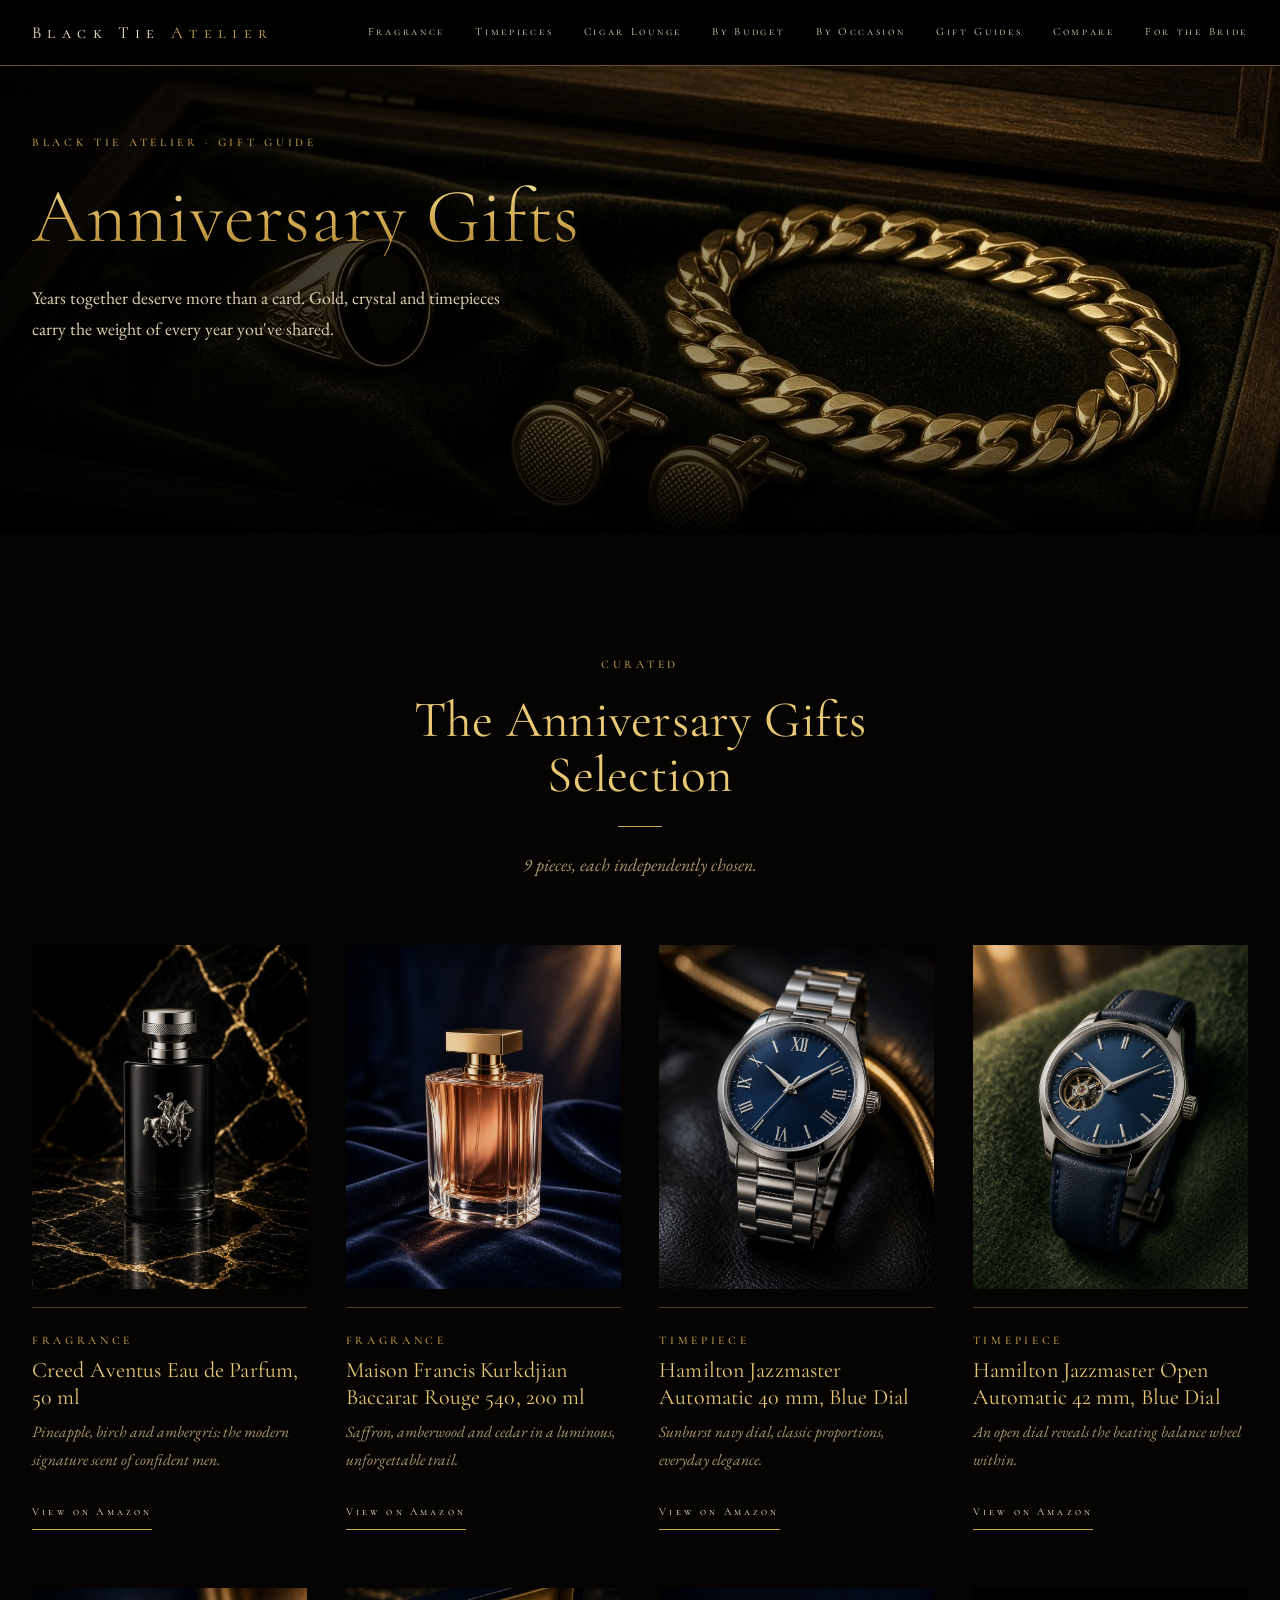
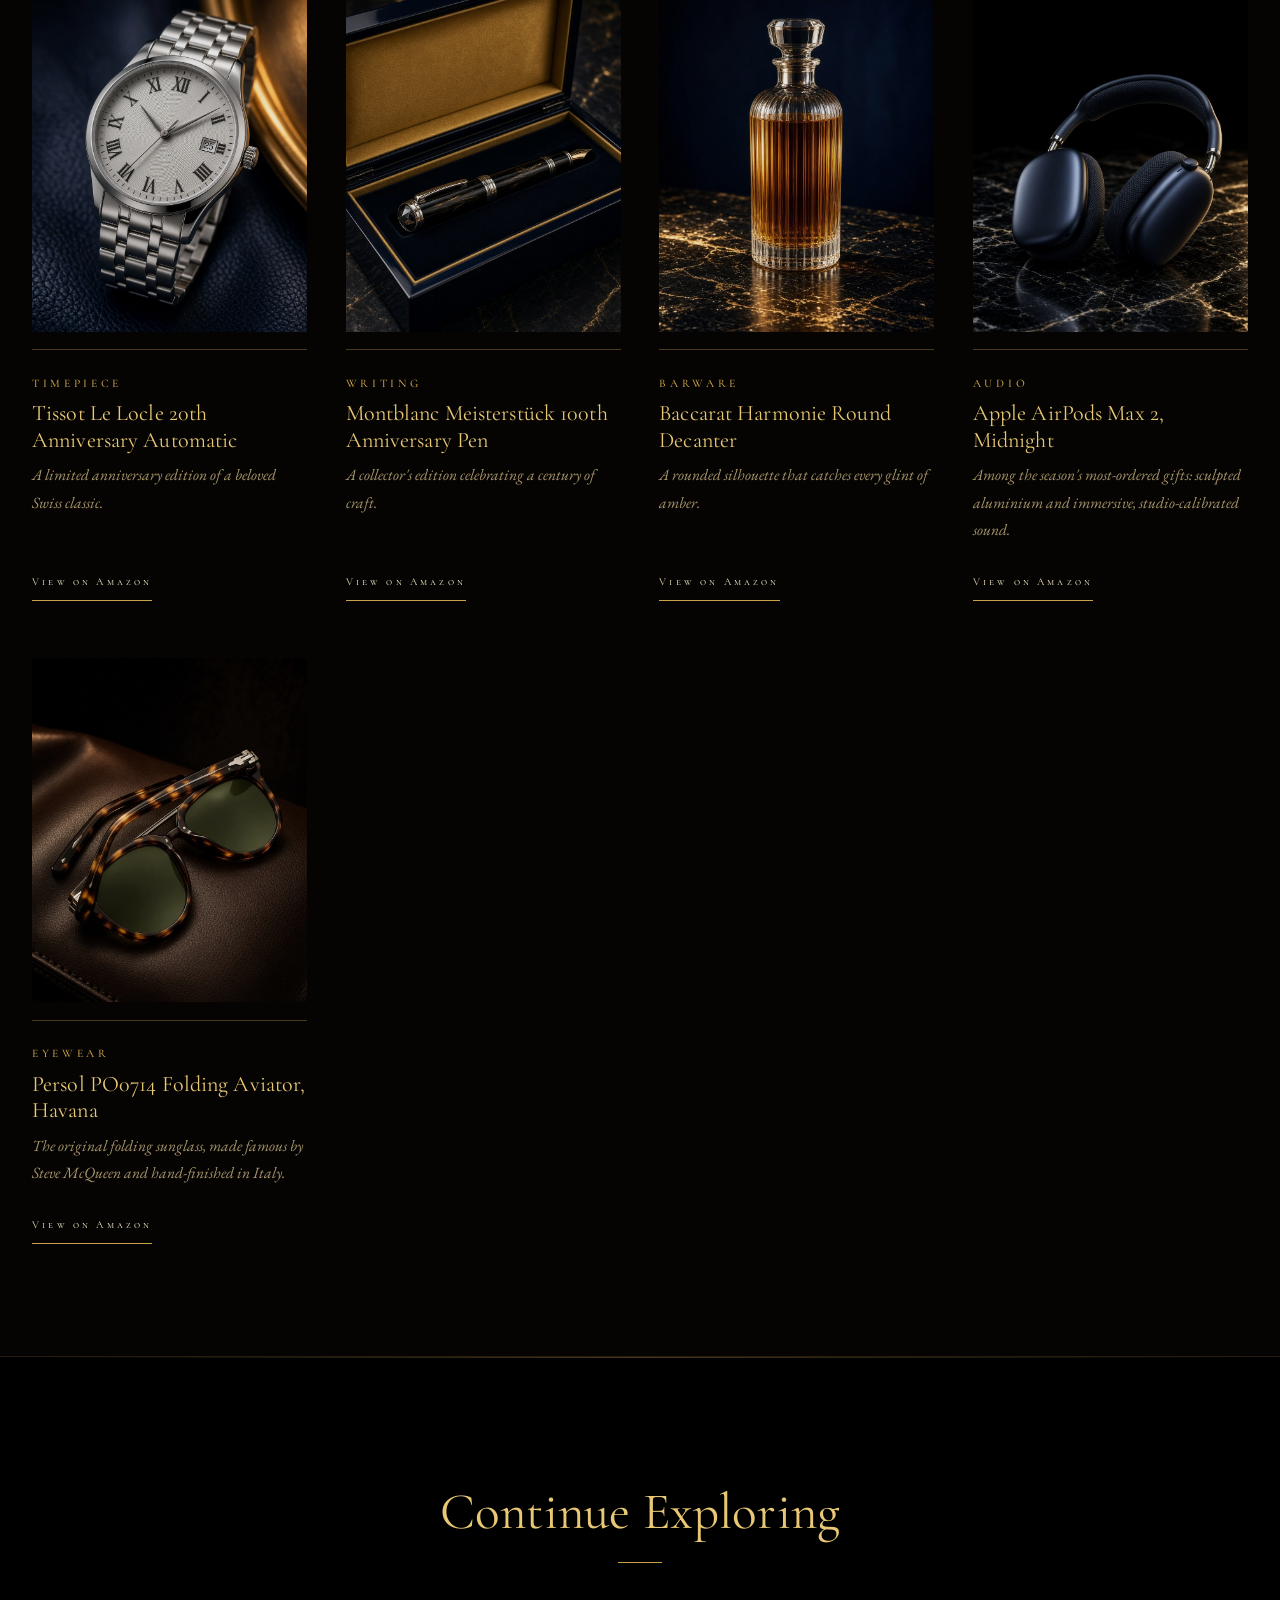
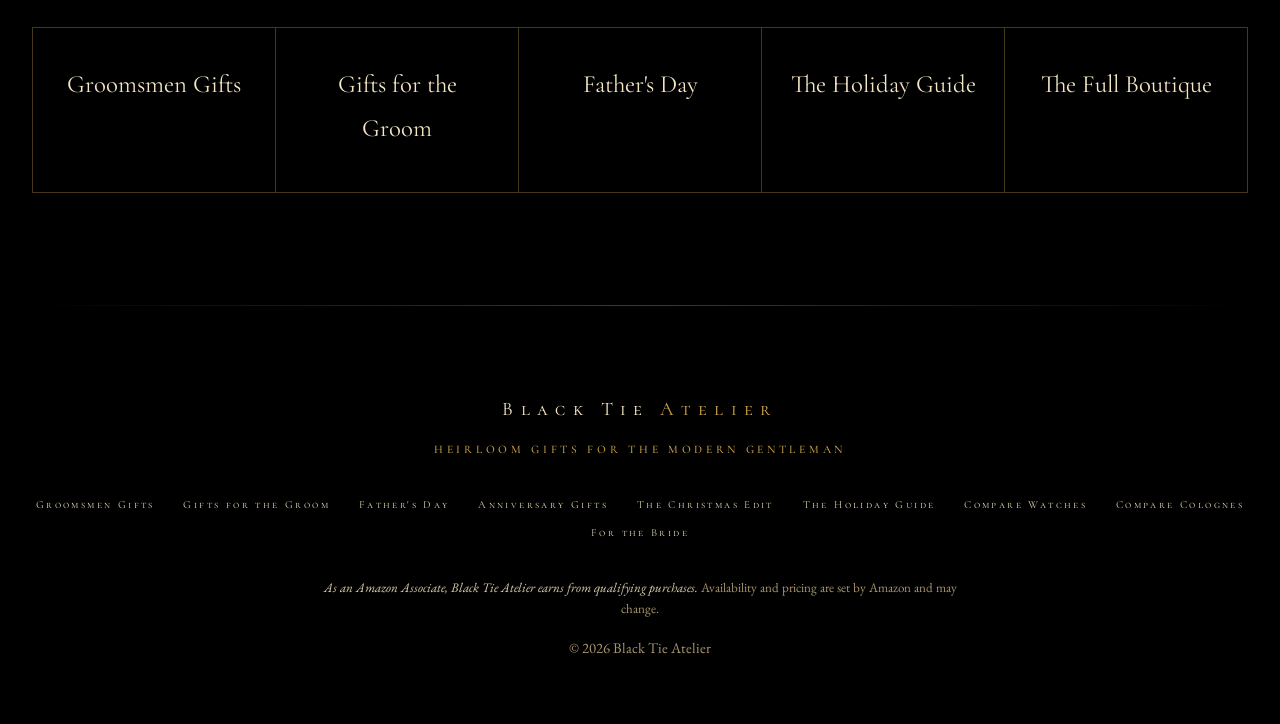
<file: anniversary.html>
<!doctype html><html lang="en"><head><meta charset="utf-8"><meta name="viewport" content="width=device-width,initial-scale=1">
<title>Luxury Anniversary Gifts for Him — Gold, Crystal &amp; Timepieces</title><meta name="description" content="Anniversary gifts for him: Baccarat Rouge 540, Montblanc cufflinks, Swiss automatics and collector&#x27;s pens."><link rel="canonical" href="https://lulumoons.github.io/Black-Tie-Atelier/anniversary.html">
<meta property="og:type" content="website"><meta property="og:site_name" content="Black Tie Atelier"><meta property="og:title" content="Luxury Anniversary Gifts for Him — Gold, Crystal &amp; Timepieces"><meta property="og:description" content="Anniversary gifts for him: Baccarat Rouge 540, Montblanc cufflinks, Swiss automatics and collector&#x27;s pens."><meta property="og:url" content="https://lulumoons.github.io/Black-Tie-Atelier/anniversary.html"><meta property="og:image" content="https://lulumoons.github.io/Black-Tie-Atelier/assets/share.jpg"><meta property="og:image:width" content="1200"><meta property="og:image:height" content="630">
<meta name="twitter:card" content="summary_large_image"><meta name="twitter:title" content="Luxury Anniversary Gifts for Him — Gold, Crystal &amp; Timepieces"><meta name="twitter:description" content="Anniversary gifts for him: Baccarat Rouge 540, Montblanc cufflinks, Swiss automatics and collector&#x27;s pens."><meta name="twitter:image" content="https://lulumoons.github.io/Black-Tie-Atelier/assets/share.jpg">
<meta name="theme-color" content="#0d0e10"><link rel="preconnect" href="https://fonts.googleapis.com"><link rel="preconnect" href="https://fonts.gstatic.com" crossorigin><link href="https://fonts.googleapis.com/css2?family=Cormorant+Garamond:ital,wght@0,300;0,400;0,500;1,300;1,400&family=Cormorant+SC:wght@400;500&family=EB+Garamond:ital,wght@0,400;0,500;1,400&display=swap" rel="stylesheet"><link rel="stylesheet" href="style.css"></head><body>
<header><div class="bar"><a class="logo" href="index.html">Black Tie <span>Atelier</span></a><nav><a href="index.html#atelier">Fragrance</a><a href="index.html#watches">Timepieces</a><a href="index.html#cigar">Cigar Lounge</a><a href="index.html#budget">By Budget</a><a href="index.html#occasion">By Occasion</a><a href="index.html#guides">Gift Guides</a><a href="compare-watches.html">Compare</a><a href="https://lulumoons.github.io/Enchanted-Veil/">For the Bride</a></nav></div></header>
<div class="hero" style="min-height:min(52vh,480px);background-image:url(assets/banners/jewels.jpg)"><div class="in"><span class="sc">Black Tie Atelier · Gift Guide</span><h1>Anniversary Gifts</h1><p>Years together deserve more than a card. Gold, crystal and timepieces carry the weight of every year you've shared.</p></div></div>
<section id="picks" class="navy"><div class="wrap"><div class="head"><span class="sc">Curated</span><h2>The Anniversary Gifts Selection</h2><div class="rule"></div><p>9 pieces, each independently chosen.</p></div><div class="grid"><article class="card"><a class="ph" data-asin="B071CYS5ZZ" href="https://www.amazon.com/dp/B071CYS5ZZ?tag=enchantedveil-20" target="_blank" rel="sponsored noopener"><img src="assets/products/B071CYS5ZZ.jpg" alt="Creed Aventus Eau de Parfum, 50 ml" loading="lazy"></a>
<div class="cb"><span class="sc">Fragrance</span><h3>Creed Aventus Eau de Parfum, 50 ml</h3><p>Pineapple, birch and ambergris: the modern signature scent of confident men.</p><a class="btn" data-asin="B071CYS5ZZ" href="https://www.amazon.com/dp/B071CYS5ZZ?tag=enchantedveil-20" target="_blank" rel="sponsored noopener">View on Amazon</a></div></article><article class="card"><a class="ph" data-asin="B0711VH8WD" href="https://www.amazon.com/dp/B0711VH8WD?tag=enchantedveil-20" target="_blank" rel="sponsored noopener"><img src="assets/products/B0711VH8WD.jpg" alt="Maison Francis Kurkdjian Baccarat Rouge 540, 200 ml" loading="lazy"></a>
<div class="cb"><span class="sc">Fragrance</span><h3>Maison Francis Kurkdjian Baccarat Rouge 540, 200 ml</h3><p>Saffron, amberwood and cedar in a luminous, unforgettable trail.</p><a class="btn" data-asin="B0711VH8WD" href="https://www.amazon.com/dp/B0711VH8WD?tag=enchantedveil-20" target="_blank" rel="sponsored noopener">View on Amazon</a></div></article><article class="card"><a class="ph" data-asin="B08B4QP7NF" href="https://www.amazon.com/dp/B08B4QP7NF?tag=enchantedveil-20" target="_blank" rel="sponsored noopener"><img src="assets/products/B08B4QP7NF.jpg" alt="Hamilton Jazzmaster Automatic 40 mm, Blue Dial" loading="lazy"></a>
<div class="cb"><span class="sc">Timepiece</span><h3>Hamilton Jazzmaster Automatic 40 mm, Blue Dial</h3><p>Sunburst navy dial, classic proportions, everyday elegance.</p><a class="btn" data-asin="B08B4QP7NF" href="https://www.amazon.com/dp/B08B4QP7NF?tag=enchantedveil-20" target="_blank" rel="sponsored noopener">View on Amazon</a></div></article><article class="card"><a class="ph" data-asin="B0FDKBJCLB" href="https://www.amazon.com/dp/B0FDKBJCLB?tag=enchantedveil-20" target="_blank" rel="sponsored noopener"><img src="assets/products/B0FDKBJCLB.jpg" alt="Hamilton Jazzmaster Open Automatic 42 mm, Blue Dial" loading="lazy"></a>
<div class="cb"><span class="sc">Timepiece</span><h3>Hamilton Jazzmaster Open Automatic 42 mm, Blue Dial</h3><p>An open dial reveals the beating balance wheel within.</p><a class="btn" data-asin="B0FDKBJCLB" href="https://www.amazon.com/dp/B0FDKBJCLB?tag=enchantedveil-20" target="_blank" rel="sponsored noopener">View on Amazon</a></div></article><article class="card"><a class="ph" data-asin="B0CQTPMPXT" href="https://www.amazon.com/dp/B0CQTPMPXT?tag=enchantedveil-20" target="_blank" rel="sponsored noopener"><img src="assets/products/B0CQTPMPXT.jpg" alt="Tissot Le Locle 20th Anniversary Automatic" loading="lazy"></a>
<div class="cb"><span class="sc">Timepiece</span><h3>Tissot Le Locle 20th Anniversary Automatic</h3><p>A limited anniversary edition of a beloved Swiss classic.</p><a class="btn" data-asin="B0CQTPMPXT" href="https://www.amazon.com/dp/B0CQTPMPXT?tag=enchantedveil-20" target="_blank" rel="sponsored noopener">View on Amazon</a></div></article><article class="card"><a class="ph" data-asin="B002A6102E" href="https://www.amazon.com/dp/B002A6102E?tag=enchantedveil-20" target="_blank" rel="sponsored noopener"><img src="assets/products/B002A6102E.jpg" alt="Montblanc Meisterstück 100th Anniversary Pen" loading="lazy"></a>
<div class="cb"><span class="sc">Writing</span><h3>Montblanc Meisterstück 100th Anniversary Pen</h3><p>A collector&#x27;s edition celebrating a century of craft.</p><a class="btn" data-asin="B002A6102E" href="https://www.amazon.com/dp/B002A6102E?tag=enchantedveil-20" target="_blank" rel="sponsored noopener">View on Amazon</a></div></article><article class="card"><a class="ph" data-asin="B002UEW8IG" href="https://www.amazon.com/dp/B002UEW8IG?tag=enchantedveil-20" target="_blank" rel="sponsored noopener"><img src="assets/products/B002UEW8IG.jpg" alt="Baccarat Harmonie Round Decanter" loading="lazy"></a>
<div class="cb"><span class="sc">Barware</span><h3>Baccarat Harmonie Round Decanter</h3><p>A rounded silhouette that catches every glint of amber.</p><a class="btn" data-asin="B002UEW8IG" href="https://www.amazon.com/dp/B002UEW8IG?tag=enchantedveil-20" target="_blank" rel="sponsored noopener">View on Amazon</a></div></article><article class="card"><a class="ph" data-asin="B0GSS4SGZR" href="https://www.amazon.com/dp/B0GSS4SGZR?tag=enchantedveil-20" target="_blank" rel="sponsored noopener"><img src="assets/products/B0GSS4SGZR.jpg" alt="Apple AirPods Max 2, Midnight" loading="lazy"></a>
<div class="cb"><span class="sc">Audio</span><h3>Apple AirPods Max 2, Midnight</h3><p>Among the season&#x27;s most-ordered gifts: sculpted aluminium and immersive, studio-calibrated sound.</p><a class="btn" data-asin="B0GSS4SGZR" href="https://www.amazon.com/dp/B0GSS4SGZR?tag=enchantedveil-20" target="_blank" rel="sponsored noopener">View on Amazon</a></div></article><article class="card"><a class="ph" data-asin="B005G07GKG" href="https://www.amazon.com/dp/B005G07GKG?tag=enchantedveil-20" target="_blank" rel="sponsored noopener"><img src="assets/products/B005G07GKG.jpg" alt="Persol PO0714 Folding Aviator, Havana" loading="lazy"></a>
<div class="cb"><span class="sc">Eyewear</span><h3>Persol PO0714 Folding Aviator, Havana</h3><p>The original folding sunglass, made famous by Steve McQueen and hand-finished in Italy.</p><a class="btn" data-asin="B005G07GKG" href="https://www.amazon.com/dp/B005G07GKG?tag=enchantedveil-20" target="_blank" rel="sponsored noopener">View on Amazon</a></div></article></div></div></section>
<section id="more" class=""><div class="wrap"><div class="head"><span class="sc"></span><h2>Continue Exploring</h2><div class="rule"></div><p></p></div><div class="tiles"><a class="tile" href="groomsmen.html"><b>Groomsmen Gifts</b></a><a class="tile" href="groom.html"><b>Gifts for the Groom</b></a><a class="tile" href="fathers-day.html"><b>Father's Day</b></a><a class="tile" href="holiday.html"><b>The Holiday Guide</b></a><a class="tile" href="index.html"><b>The Full Boutique</b></a></div></div></section>
<footer><div class="wrap"><div class="logo">Black Tie <span>Atelier</span></div><p class="sc">Heirloom gifts for the modern gentleman</p>
<p class="fnav"><a href="groomsmen.html">Groomsmen Gifts</a><a href="groom.html">Gifts for the Groom</a><a href="fathers-day.html">Father's Day</a><a href="anniversary.html">Anniversary Gifts</a><a href="christmas.html">The Christmas Edit</a><a href="holiday.html">The Holiday Guide</a><a href="compare-watches.html">Compare Watches</a><a href="compare-colognes.html">Compare Colognes</a><a href="https://lulumoons.github.io/Enchanted-Veil/">For the Bride</a></p>
<p class="fine"><em>As an Amazon Associate, Black Tie Atelier earns from qualifying purchases.</em> Availability and pricing are set by Amazon and may change.</p><p>&copy; 2026 Black Tie Atelier</p></div></footer>
<script>const AFFILIATE_TAG="enchantedveil-20";document.querySelectorAll('a[data-asin]').forEach(a=>{a.href='https://www.amazon.com/dp/'+a.dataset.asin+'?tag='+AFFILIATE_TAG;a.target='_blank';a.rel='sponsored noopener'});</script></body></html>
</file>
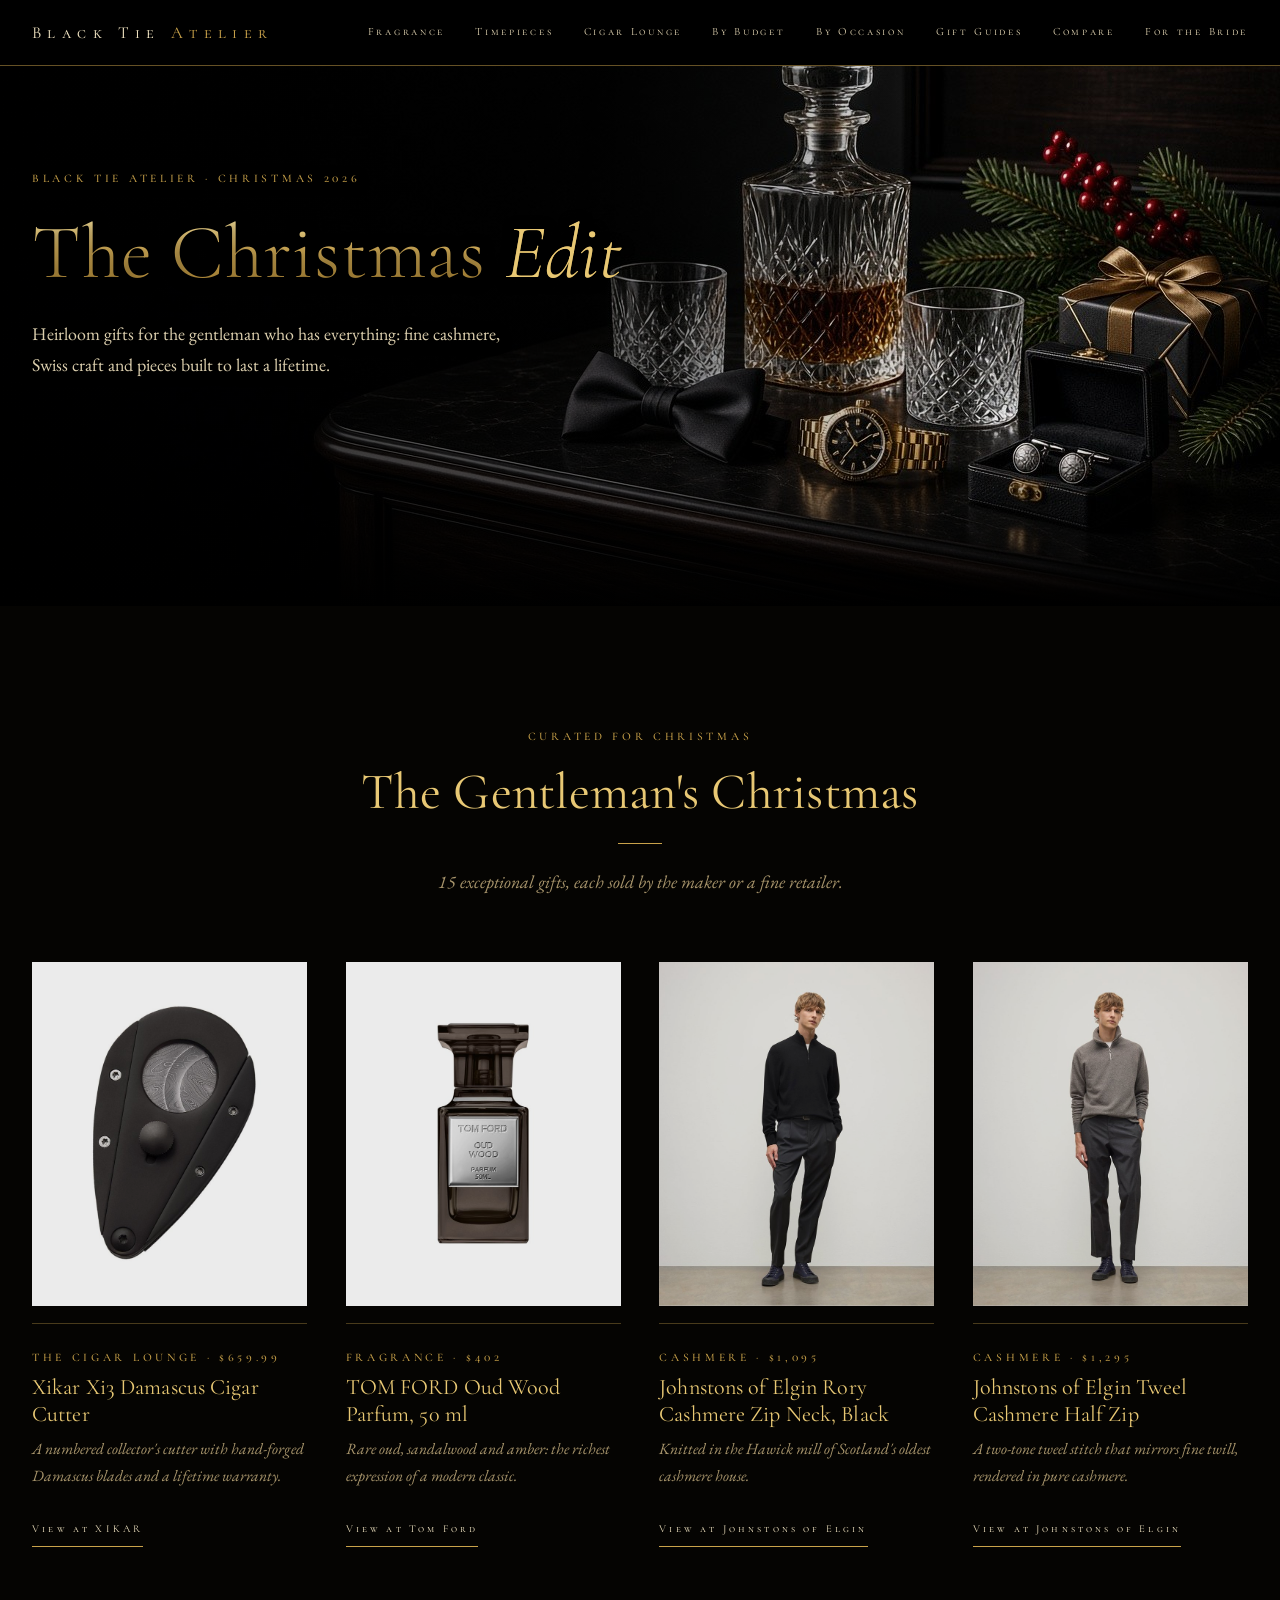
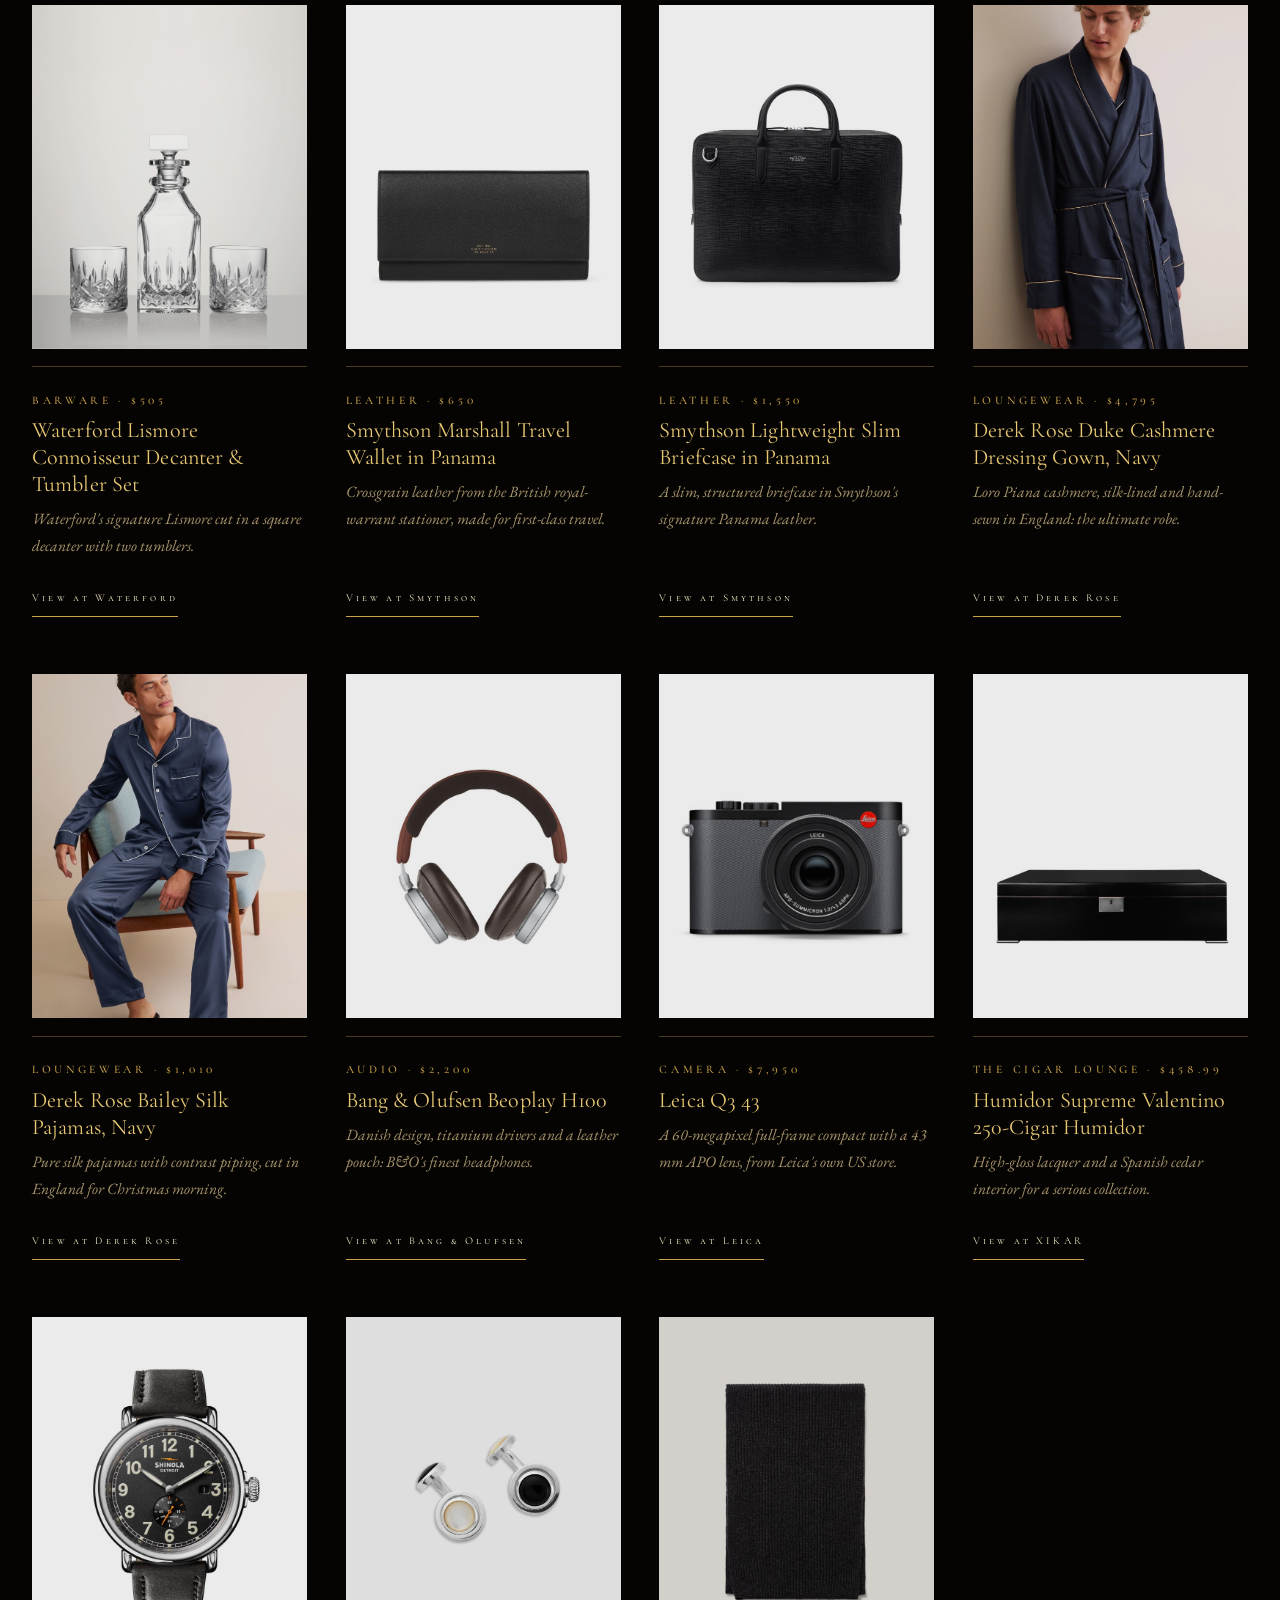
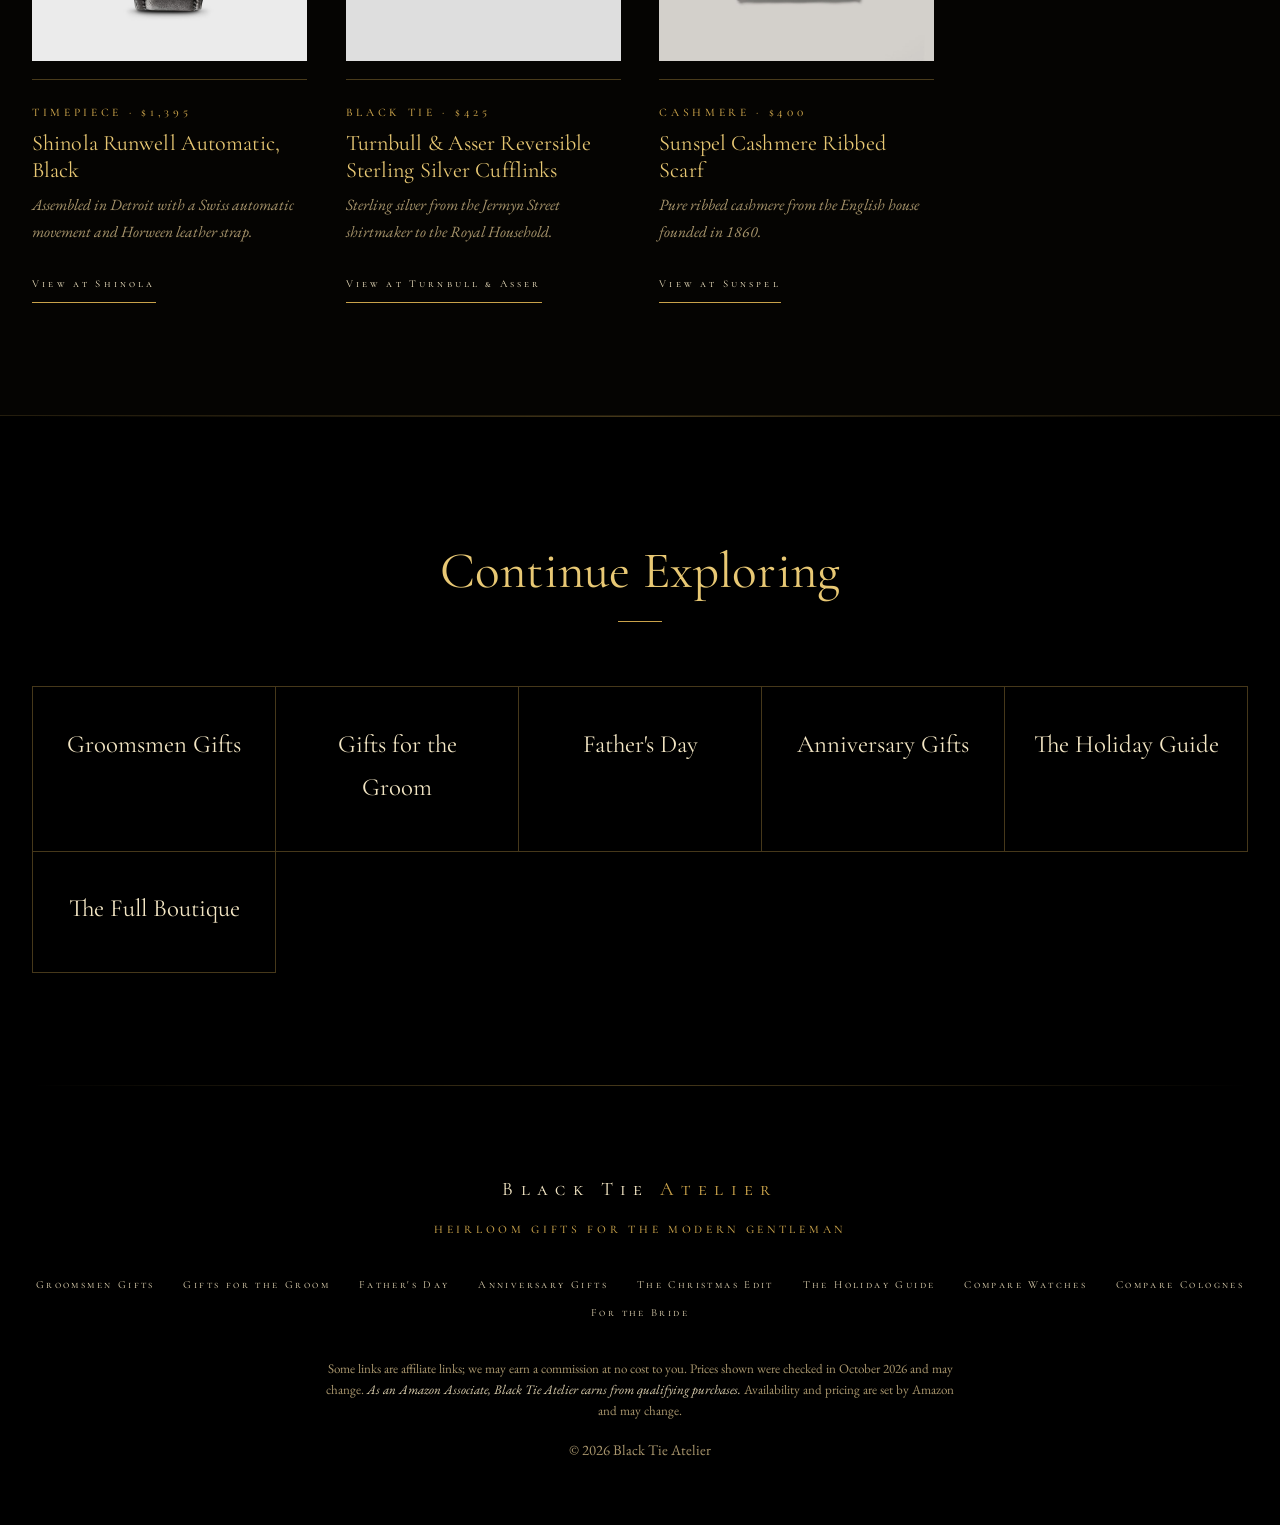
<file: christmas.html>
<!doctype html><html lang="en"><head><meta charset="utf-8"><meta name="viewport" content="width=device-width,initial-scale=1">
<title>The Christmas Edit: Luxury Gifts for Men — Black Tie Atelier</title><meta name="description" content="Christmas gifts for men from Leica, Bang &amp; Olufsen, Derek Rose, Smythson, Shinola and more, each $400 and up."><link rel="canonical" href="https://lulumoons.github.io/Black-Tie-Atelier/christmas.html">
<meta property="og:type" content="website"><meta property="og:site_name" content="Black Tie Atelier"><meta property="og:title" content="The Christmas Edit: Luxury Gifts for Men — Black Tie Atelier"><meta property="og:description" content="Christmas gifts for men from Leica, Bang &amp; Olufsen, Derek Rose, Smythson, Shinola and more, each $400 and up."><meta property="og:url" content="https://lulumoons.github.io/Black-Tie-Atelier/christmas.html"><meta property="og:image" content="https://lulumoons.github.io/Black-Tie-Atelier/assets/banners/christmas.jpg"><meta property="og:image:width" content="1280"><meta property="og:image:height" content="720">
<meta name="twitter:card" content="summary_large_image"><meta name="twitter:title" content="The Christmas Edit: Luxury Gifts for Men — Black Tie Atelier"><meta name="twitter:description" content="Christmas gifts for men from Leica, Bang &amp; Olufsen, Derek Rose, Smythson, Shinola and more, each $400 and up."><meta name="twitter:image" content="https://lulumoons.github.io/Black-Tie-Atelier/assets/banners/christmas.jpg">
<meta name="theme-color" content="#0d0e10"><link rel="preconnect" href="https://fonts.googleapis.com"><link rel="preconnect" href="https://fonts.gstatic.com" crossorigin><link href="https://fonts.googleapis.com/css2?family=Cormorant+Garamond:ital,wght@0,300;0,400;0,500;1,300;1,400&family=Cormorant+SC:wght@400;500&family=EB+Garamond:ital,wght@0,400;0,500;1,400&display=swap" rel="stylesheet"><link rel="stylesheet" href="style.css"></head><body>
<header><div class="bar"><a class="logo" href="index.html">Black Tie <span>Atelier</span></a><nav><a href="index.html#atelier">Fragrance</a><a href="index.html#watches">Timepieces</a><a href="index.html#cigar">Cigar Lounge</a><a href="index.html#budget">By Budget</a><a href="index.html#occasion">By Occasion</a><a href="index.html#guides">Gift Guides</a><a href="compare-watches.html">Compare</a><a href="https://lulumoons.github.io/Enchanted-Veil/">For the Bride</a></nav></div></header>
<div class="hero" style="min-height:min(60vh,560px);background-image:url(assets/banners/christmas.jpg)"><div class="in" style="text-shadow:0 2px 14px rgba(0,0,0,.85)"><span class="sc">Black Tie Atelier · Christmas 2026</span><h1>The Christmas <em>Edit</em></h1><p>Heirloom gifts for the gentleman who has everything: fine cashmere, Swiss craft and pieces built to last a lifetime.</p></div></div>
<section id="picks" class="navy"><div class="wrap"><div class="head"><span class="sc">Curated for Christmas</span><h2>The Gentleman&#x27;s Christmas</h2><div class="rule"></div><p>15 exceptional gifts, each sold by the maker or a fine retailer.</p></div><div class="grid"><article class="card"><a class="ph" href="https://xikar.com/products/xikar-xi3-damascus-cigar-cutter" target="_blank" rel="sponsored noopener"><img src="assets/products/xmas-xikar-damascus.jpg" alt="Xikar Xi3 Damascus Cigar Cutter" loading="lazy"></a>
<div class="cb"><span class="sc">The Cigar Lounge · $659.99</span><h3>Xikar Xi3 Damascus Cigar Cutter</h3><p>A numbered collector&#x27;s cutter with hand-forged Damascus blades and a lifetime warranty.</p><a class="btn" href="https://xikar.com/products/xikar-xi3-damascus-cigar-cutter" target="_blank" rel="sponsored noopener">View at XIKAR</a></div></article><article class="card"><a class="ph" href="https://www.tomfordbeauty.com/products/oud-wood-parfum" target="_blank" rel="sponsored noopener"><img src="assets/products/xmas-tomford-oudwood.jpg" alt="TOM FORD Oud Wood Parfum, 50 ml" loading="lazy"></a>
<div class="cb"><span class="sc">Fragrance · $402</span><h3>TOM FORD Oud Wood Parfum, 50 ml</h3><p>Rare oud, sandalwood and amber: the richest expression of a modern classic.</p><a class="btn" href="https://www.tomfordbeauty.com/products/oud-wood-parfum" target="_blank" rel="sponsored noopener">View at Tom Ford</a></div></article><article class="card"><a class="ph" href="https://johnstonsofelgin.com/en-us/products/black-mens-classic-cashmere-zip-neck-jumper" target="_blank" rel="sponsored noopener"><img src="assets/products/xmas-johnstons-rory.jpg" alt="Johnstons of Elgin Rory Cashmere Zip Neck, Black" loading="lazy"></a>
<div class="cb"><span class="sc">Cashmere · $1,095</span><h3>Johnstons of Elgin Rory Cashmere Zip Neck, Black</h3><p>Knitted in the Hawick mill of Scotland&#x27;s oldest cashmere house.</p><a class="btn" href="https://johnstonsofelgin.com/en-us/products/black-mens-classic-cashmere-zip-neck-jumper" target="_blank" rel="sponsored noopener">View at Johnstons of Elgin</a></div></article><article class="card"><a class="ph" href="https://johnstonsofelgin.com/en-us/products/tweel-grey-brown-cashmere-half-zip-jumper" target="_blank" rel="sponsored noopener"><img src="assets/products/xmas-johnstons-tweel.jpg" alt="Johnstons of Elgin Tweel Cashmere Half Zip" loading="lazy"></a>
<div class="cb"><span class="sc">Cashmere · $1,295</span><h3>Johnstons of Elgin Tweel Cashmere Half Zip</h3><p>A two-tone tweel stitch that mirrors fine twill, rendered in pure cashmere.</p><a class="btn" href="https://johnstonsofelgin.com/en-us/products/tweel-grey-brown-cashmere-half-zip-jumper" target="_blank" rel="sponsored noopener">View at Johnstons of Elgin</a></div></article><article class="card"><a class="ph" href="https://waterford.com/en-us/products/lismore-connoisseur-square-decanter-tumbler-set-of-2-1058376" target="_blank" rel="sponsored noopener"><img src="assets/products/xmas-waterford-lismore.jpg" alt="Waterford Lismore Connoisseur Decanter &amp; Tumbler Set" loading="lazy"></a>
<div class="cb"><span class="sc">Barware · $505</span><h3>Waterford Lismore Connoisseur Decanter &amp; Tumbler Set</h3><p>Waterford&#x27;s signature Lismore cut in a square decanter with two tumblers.</p><a class="btn" href="https://waterford.com/en-us/products/lismore-connoisseur-square-decanter-tumbler-set-of-2-1058376" target="_blank" rel="sponsored noopener">View at Waterford</a></div></article><article class="card"><a class="ph" href="https://www.smythson.com/en-us/products/black-marshall-travel-wallet-in-panama-1204356" target="_blank" rel="sponsored noopener"><img src="assets/products/xmas-smythson-marshall.jpg" alt="Smythson Marshall Travel Wallet in Panama" loading="lazy"></a>
<div class="cb"><span class="sc">Leather · $650</span><h3>Smythson Marshall Travel Wallet in Panama</h3><p>Crossgrain leather from the British royal-warrant stationer, made for first-class travel.</p><a class="btn" href="https://www.smythson.com/en-us/products/black-marshall-travel-wallet-in-panama-1204356" target="_blank" rel="sponsored noopener">View at Smythson</a></div></article><article class="card"><a class="ph" href="https://www.smythson.com/en-us/products/black-lightweight-slim-briefcase-in-panama-1205241" target="_blank" rel="sponsored noopener"><img src="assets/products/xmas-smythson-briefcase.jpg" alt="Smythson Lightweight Slim Briefcase in Panama" loading="lazy"></a>
<div class="cb"><span class="sc">Leather · $1,550</span><h3>Smythson Lightweight Slim Briefcase in Panama</h3><p>A slim, structured briefcase in Smythson&#x27;s signature Panama leather.</p><a class="btn" href="https://www.smythson.com/en-us/products/black-lightweight-slim-briefcase-in-panama-1205241" target="_blank" rel="sponsored noopener">View at Smythson</a></div></article><article class="card"><a class="ph" href="https://www.derek-rose.com/en-us/products/mens-dressing-gown-duke-cashmere-navy" target="_blank" rel="sponsored noopener"><img src="assets/products/xmas-derekrose-duke.jpg" alt="Derek Rose Duke Cashmere Dressing Gown, Navy" loading="lazy"></a>
<div class="cb"><span class="sc">Loungewear · $4,795</span><h3>Derek Rose Duke Cashmere Dressing Gown, Navy</h3><p>Loro Piana cashmere, silk-lined and hand-sewn in England: the ultimate robe.</p><a class="btn" href="https://www.derek-rose.com/en-us/products/mens-dressing-gown-duke-cashmere-navy" target="_blank" rel="sponsored noopener">View at Derek Rose</a></div></article><article class="card"><a class="ph" href="https://www.derek-rose.com/en-us/products/mens-bailey-silk-pyjamas-navy-blue" target="_blank" rel="sponsored noopener"><img src="assets/products/xmas-derekrose-bailey.jpg" alt="Derek Rose Bailey Silk Pajamas, Navy" loading="lazy"></a>
<div class="cb"><span class="sc">Loungewear · $1,010</span><h3>Derek Rose Bailey Silk Pajamas, Navy</h3><p>Pure silk pajamas with contrast piping, cut in England for Christmas morning.</p><a class="btn" href="https://www.derek-rose.com/en-us/products/mens-bailey-silk-pyjamas-navy-blue" target="_blank" rel="sponsored noopener">View at Derek Rose</a></div></article><article class="card"><a class="ph" href="https://www.bang-olufsen.com/en/us/headphones/beoplay-h100" target="_blank" rel="sponsored noopener"><img src="assets/products/xmas-bo-h100.jpg" alt="Bang &amp; Olufsen Beoplay H100" loading="lazy"></a>
<div class="cb"><span class="sc">Audio · $2,200</span><h3>Bang &amp; Olufsen Beoplay H100</h3><p>Danish design, titanium drivers and a leather pouch: B&amp;O&#x27;s finest headphones.</p><a class="btn" href="https://www.bang-olufsen.com/en/us/headphones/beoplay-h100" target="_blank" rel="sponsored noopener">View at Bang &amp; Olufsen</a></div></article><article class="card"><a class="ph" href="https://leicacamerausa.com/leica-q3-43.html" target="_blank" rel="sponsored noopener"><img src="assets/products/xmas-leica-q3-43.jpg" alt="Leica Q3 43" loading="lazy"></a>
<div class="cb"><span class="sc">Camera · $7,950</span><h3>Leica Q3 43</h3><p>A 60-megapixel full-frame compact with a 43 mm APO lens, from Leica&#x27;s own US store.</p><a class="btn" href="https://leicacamerausa.com/leica-q3-43.html" target="_blank" rel="sponsored noopener">View at Leica</a></div></article><article class="card"><a class="ph" href="https://xikar.com/products/humidor-supreme%C2%AE-valentino-cigar-humidor-holds-up-to-250-cigars-high-lacquer-finish" target="_blank" rel="sponsored noopener"><img src="assets/products/xmas-xikar-valentino.jpg" alt="Humidor Supreme Valentino 250-Cigar Humidor" loading="lazy"></a>
<div class="cb"><span class="sc">The Cigar Lounge · $458.99</span><h3>Humidor Supreme Valentino 250-Cigar Humidor</h3><p>High-gloss lacquer and a Spanish cedar interior for a serious collection.</p><a class="btn" href="https://xikar.com/products/humidor-supreme%C2%AE-valentino-cigar-humidor-holds-up-to-250-cigars-high-lacquer-finish" target="_blank" rel="sponsored noopener">View at XIKAR</a></div></article><article class="card"><a class="ph" href="https://www.shinola.com/products/runwell-automatic-watch-black-leather" target="_blank" rel="sponsored noopener"><img src="assets/products/xmas-shinola-runwell.jpg" alt="Shinola Runwell Automatic, Black" loading="lazy"></a>
<div class="cb"><span class="sc">Timepiece · $1,395</span><h3>Shinola Runwell Automatic, Black</h3><p>Assembled in Detroit with a Swiss automatic movement and Horween leather strap.</p><a class="btn" href="https://www.shinola.com/products/runwell-automatic-watch-black-leather" target="_blank" rel="sponsored noopener">View at Shinola</a></div></article><article class="card"><a class="ph" href="https://www.turnbullandasser.com/products/reversible-monochrome-sterling-silver-round-cufflinks" target="_blank" rel="sponsored noopener"><img src="assets/products/xmas-ta-cufflinks.jpg" alt="Turnbull &amp; Asser Reversible Sterling Silver Cufflinks" loading="lazy"></a>
<div class="cb"><span class="sc">Black Tie · $425</span><h3>Turnbull &amp; Asser Reversible Sterling Silver Cufflinks</h3><p>Sterling silver from the Jermyn Street shirtmaker to the Royal Household.</p><a class="btn" href="https://www.turnbullandasser.com/products/reversible-monochrome-sterling-silver-round-cufflinks" target="_blank" rel="sponsored noopener">View at Turnbull &amp; Asser</a></div></article><article class="card"><a class="ph" href="https://us.sunspel.com/products/cashmere-ribbed-scarf-in-charcoal-melange-asca9054-gyad" target="_blank" rel="sponsored noopener"><img src="assets/products/xmas-sunspel-scarf.jpg" alt="Sunspel Cashmere Ribbed Scarf" loading="lazy"></a>
<div class="cb"><span class="sc">Cashmere · $400</span><h3>Sunspel Cashmere Ribbed Scarf</h3><p>Pure ribbed cashmere from the English house founded in 1860.</p><a class="btn" href="https://us.sunspel.com/products/cashmere-ribbed-scarf-in-charcoal-melange-asca9054-gyad" target="_blank" rel="sponsored noopener">View at Sunspel</a></div></article></div></div></section>
<section id="more" class=""><div class="wrap"><div class="head"><span class="sc"></span><h2>Continue Exploring</h2><div class="rule"></div><p></p></div><div class="tiles"><a class="tile" href="groomsmen.html"><b>Groomsmen Gifts</b></a><a class="tile" href="groom.html"><b>Gifts for the Groom</b></a><a class="tile" href="fathers-day.html"><b>Father's Day</b></a><a class="tile" href="anniversary.html"><b>Anniversary Gifts</b></a><a class="tile" href="holiday.html"><b>The Holiday Guide</b></a><a class="tile" href="index.html"><b>The Full Boutique</b></a></div></div></section>
<footer><div class="wrap"><div class="logo">Black Tie <span>Atelier</span></div><p class="sc">Heirloom gifts for the modern gentleman</p>
<p class="fnav"><a href="groomsmen.html">Groomsmen Gifts</a><a href="groom.html">Gifts for the Groom</a><a href="fathers-day.html">Father's Day</a><a href="anniversary.html">Anniversary Gifts</a><a href="christmas.html">The Christmas Edit</a><a href="holiday.html">The Holiday Guide</a><a href="compare-watches.html">Compare Watches</a><a href="compare-colognes.html">Compare Colognes</a><a href="https://lulumoons.github.io/Enchanted-Veil/">For the Bride</a></p>
<p class="fine">Some links are affiliate links; we may earn a commission at no cost to you. Prices shown were checked in October 2026 and may change. <em>As an Amazon Associate, Black Tie Atelier earns from qualifying purchases.</em> Availability and pricing are set by Amazon and may change.</p><p>&copy; 2026 Black Tie Atelier</p></div></footer>
<script>const AFFILIATE_TAG="enchantedveil-20";document.querySelectorAll('a[data-asin]').forEach(a=>{a.href='https://www.amazon.com/dp/'+a.dataset.asin+'?tag='+AFFILIATE_TAG;a.target='_blank';a.rel='sponsored noopener'});</script></body></html>
</file>
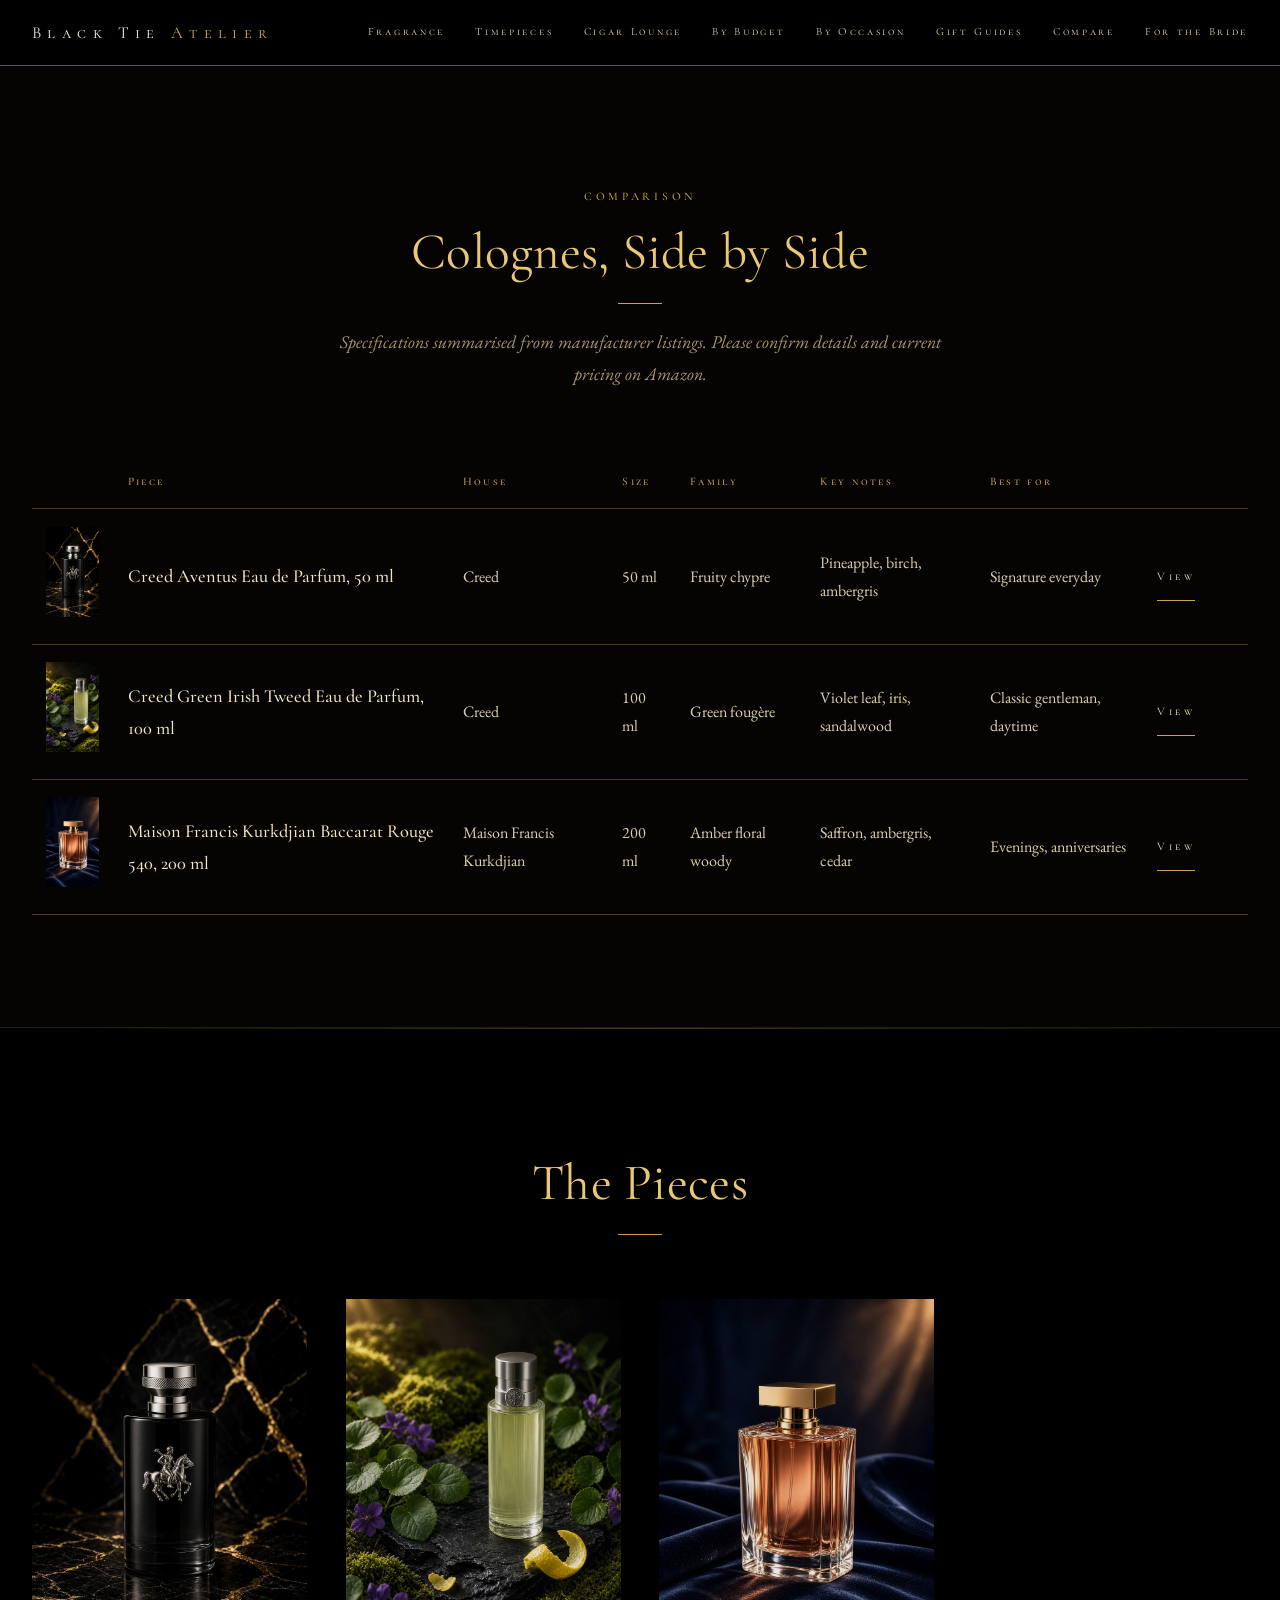
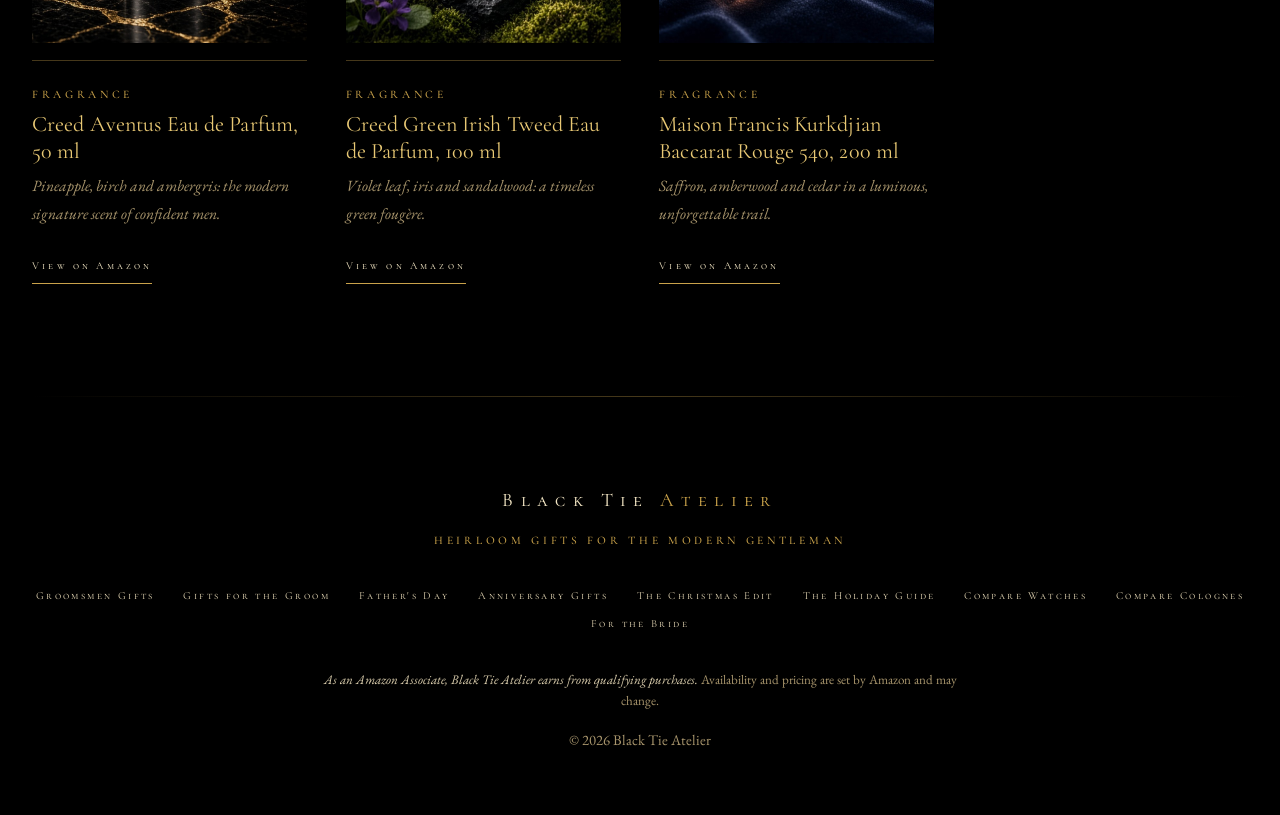
<file: compare-colognes.html>
<!doctype html><html lang="en"><head><meta charset="utf-8"><meta name="viewport" content="width=device-width,initial-scale=1">
<title>Compare Luxury Colognes — Black Tie Atelier</title><meta name="description" content="Creed Aventus vs. Green Irish Tweed vs. Baccarat Rouge 540: a side-by-side guide to gifting luxury fragrance."><link rel="canonical" href="https://lulumoons.github.io/Black-Tie-Atelier/compare-colognes.html">
<meta property="og:type" content="website"><meta property="og:site_name" content="Black Tie Atelier"><meta property="og:title" content="Compare Luxury Colognes — Black Tie Atelier"><meta property="og:description" content="Creed Aventus vs. Green Irish Tweed vs. Baccarat Rouge 540: a side-by-side guide to gifting luxury fragrance."><meta property="og:url" content="https://lulumoons.github.io/Black-Tie-Atelier/compare-colognes.html"><meta property="og:image" content="https://lulumoons.github.io/Black-Tie-Atelier/assets/share.jpg"><meta property="og:image:width" content="1200"><meta property="og:image:height" content="630">
<meta name="twitter:card" content="summary_large_image"><meta name="twitter:title" content="Compare Luxury Colognes — Black Tie Atelier"><meta name="twitter:description" content="Creed Aventus vs. Green Irish Tweed vs. Baccarat Rouge 540: a side-by-side guide to gifting luxury fragrance."><meta name="twitter:image" content="https://lulumoons.github.io/Black-Tie-Atelier/assets/share.jpg">
<meta name="theme-color" content="#0d0e10"><link rel="preconnect" href="https://fonts.googleapis.com"><link rel="preconnect" href="https://fonts.gstatic.com" crossorigin><link href="https://fonts.googleapis.com/css2?family=Cormorant+Garamond:ital,wght@0,300;0,400;0,500;1,300;1,400&family=Cormorant+SC:wght@400;500&family=EB+Garamond:ital,wght@0,400;0,500;1,400&display=swap" rel="stylesheet"><link rel="stylesheet" href="style.css"></head><body>
<header><div class="bar"><a class="logo" href="index.html">Black Tie <span>Atelier</span></a><nav><a href="index.html#atelier">Fragrance</a><a href="index.html#watches">Timepieces</a><a href="index.html#cigar">Cigar Lounge</a><a href="index.html#budget">By Budget</a><a href="index.html#occasion">By Occasion</a><a href="index.html#guides">Gift Guides</a><a href="compare-watches.html">Compare</a><a href="https://lulumoons.github.io/Enchanted-Veil/">For the Bride</a></nav></div></header>
<section id="cmp" class="navy"><div class="wrap"><div class="head"><span class="sc">Comparison</span><h2>Colognes, Side by Side</h2><div class="rule"></div><p>Specifications summarised from manufacturer listings. Please confirm details and current pricing on Amazon.</p></div><div style="overflow-x:auto"><table class="cmp"><tr><th></th><th>Piece</th><th>House</th><th>Size</th><th>Family</th><th>Key notes</th><th>Best for</th><th></th></tr><tr><td><img src="assets/products/B071CYS5ZZ.jpg" alt=""></td><td><b>Creed Aventus Eau de Parfum, 50 ml</b></td><td>Creed</td><td>50 ml</td><td>Fruity chypre</td><td>Pineapple, birch, ambergris</td><td>Signature everyday</td><td><a class="btn" data-asin="B071CYS5ZZ" href="https://www.amazon.com/dp/B071CYS5ZZ?tag=enchantedveil-20" target="_blank" rel="sponsored noopener">View</a></td></tr><tr><td><img src="assets/products/B079WWWBQN.jpg" alt=""></td><td><b>Creed Green Irish Tweed Eau de Parfum, 100 ml</b></td><td>Creed</td><td>100 ml</td><td>Green fougère</td><td>Violet leaf, iris, sandalwood</td><td>Classic gentleman, daytime</td><td><a class="btn" data-asin="B079WWWBQN" href="https://www.amazon.com/dp/B079WWWBQN?tag=enchantedveil-20" target="_blank" rel="sponsored noopener">View</a></td></tr><tr><td><img src="assets/products/B0711VH8WD.jpg" alt=""></td><td><b>Maison Francis Kurkdjian Baccarat Rouge 540, 200 ml</b></td><td>Maison Francis Kurkdjian</td><td>200 ml</td><td>Amber floral woody</td><td>Saffron, ambergris, cedar</td><td>Evenings, anniversaries</td><td><a class="btn" data-asin="B0711VH8WD" href="https://www.amazon.com/dp/B0711VH8WD?tag=enchantedveil-20" target="_blank" rel="sponsored noopener">View</a></td></tr></table></div></div></section>
<section id="all" class=""><div class="wrap"><div class="head"><span class="sc"></span><h2>The Pieces</h2><div class="rule"></div><p></p></div><div class="grid"><article class="card"><a class="ph" data-asin="B071CYS5ZZ" href="https://www.amazon.com/dp/B071CYS5ZZ?tag=enchantedveil-20" target="_blank" rel="sponsored noopener"><img src="assets/products/B071CYS5ZZ.jpg" alt="Creed Aventus Eau de Parfum, 50 ml" loading="lazy"></a>
<div class="cb"><span class="sc">Fragrance</span><h3>Creed Aventus Eau de Parfum, 50 ml</h3><p>Pineapple, birch and ambergris: the modern signature scent of confident men.</p><a class="btn" data-asin="B071CYS5ZZ" href="https://www.amazon.com/dp/B071CYS5ZZ?tag=enchantedveil-20" target="_blank" rel="sponsored noopener">View on Amazon</a></div></article><article class="card"><a class="ph" data-asin="B079WWWBQN" href="https://www.amazon.com/dp/B079WWWBQN?tag=enchantedveil-20" target="_blank" rel="sponsored noopener"><img src="assets/products/B079WWWBQN.jpg" alt="Creed Green Irish Tweed Eau de Parfum, 100 ml" loading="lazy"></a>
<div class="cb"><span class="sc">Fragrance</span><h3>Creed Green Irish Tweed Eau de Parfum, 100 ml</h3><p>Violet leaf, iris and sandalwood: a timeless green fougère.</p><a class="btn" data-asin="B079WWWBQN" href="https://www.amazon.com/dp/B079WWWBQN?tag=enchantedveil-20" target="_blank" rel="sponsored noopener">View on Amazon</a></div></article><article class="card"><a class="ph" data-asin="B0711VH8WD" href="https://www.amazon.com/dp/B0711VH8WD?tag=enchantedveil-20" target="_blank" rel="sponsored noopener"><img src="assets/products/B0711VH8WD.jpg" alt="Maison Francis Kurkdjian Baccarat Rouge 540, 200 ml" loading="lazy"></a>
<div class="cb"><span class="sc">Fragrance</span><h3>Maison Francis Kurkdjian Baccarat Rouge 540, 200 ml</h3><p>Saffron, amberwood and cedar in a luminous, unforgettable trail.</p><a class="btn" data-asin="B0711VH8WD" href="https://www.amazon.com/dp/B0711VH8WD?tag=enchantedveil-20" target="_blank" rel="sponsored noopener">View on Amazon</a></div></article></div></div></section>
<footer><div class="wrap"><div class="logo">Black Tie <span>Atelier</span></div><p class="sc">Heirloom gifts for the modern gentleman</p>
<p class="fnav"><a href="groomsmen.html">Groomsmen Gifts</a><a href="groom.html">Gifts for the Groom</a><a href="fathers-day.html">Father's Day</a><a href="anniversary.html">Anniversary Gifts</a><a href="christmas.html">The Christmas Edit</a><a href="holiday.html">The Holiday Guide</a><a href="compare-watches.html">Compare Watches</a><a href="compare-colognes.html">Compare Colognes</a><a href="https://lulumoons.github.io/Enchanted-Veil/">For the Bride</a></p>
<p class="fine"><em>As an Amazon Associate, Black Tie Atelier earns from qualifying purchases.</em> Availability and pricing are set by Amazon and may change.</p><p>&copy; 2026 Black Tie Atelier</p></div></footer>
<script>const AFFILIATE_TAG="enchantedveil-20";document.querySelectorAll('a[data-asin]').forEach(a=>{a.href='https://www.amazon.com/dp/'+a.dataset.asin+'?tag='+AFFILIATE_TAG;a.target='_blank';a.rel='sponsored noopener'});</script></body></html>
</file>
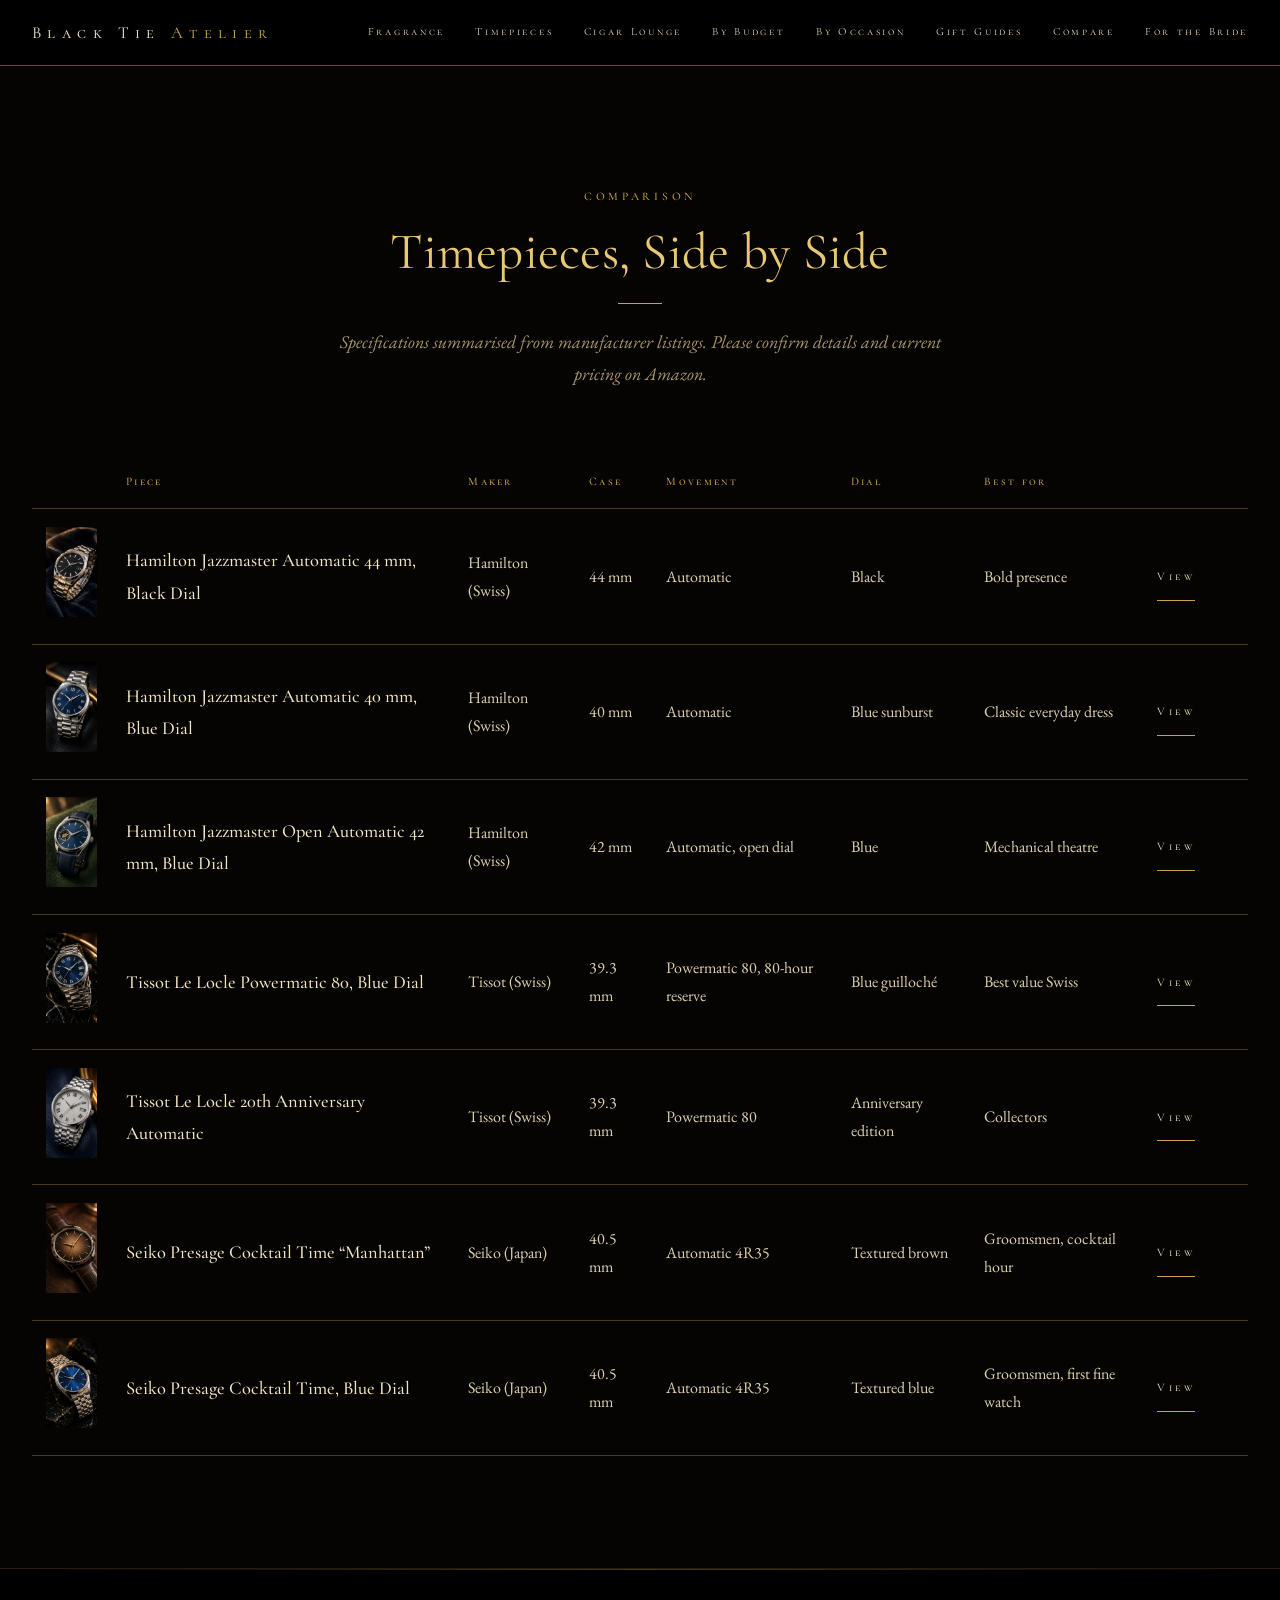
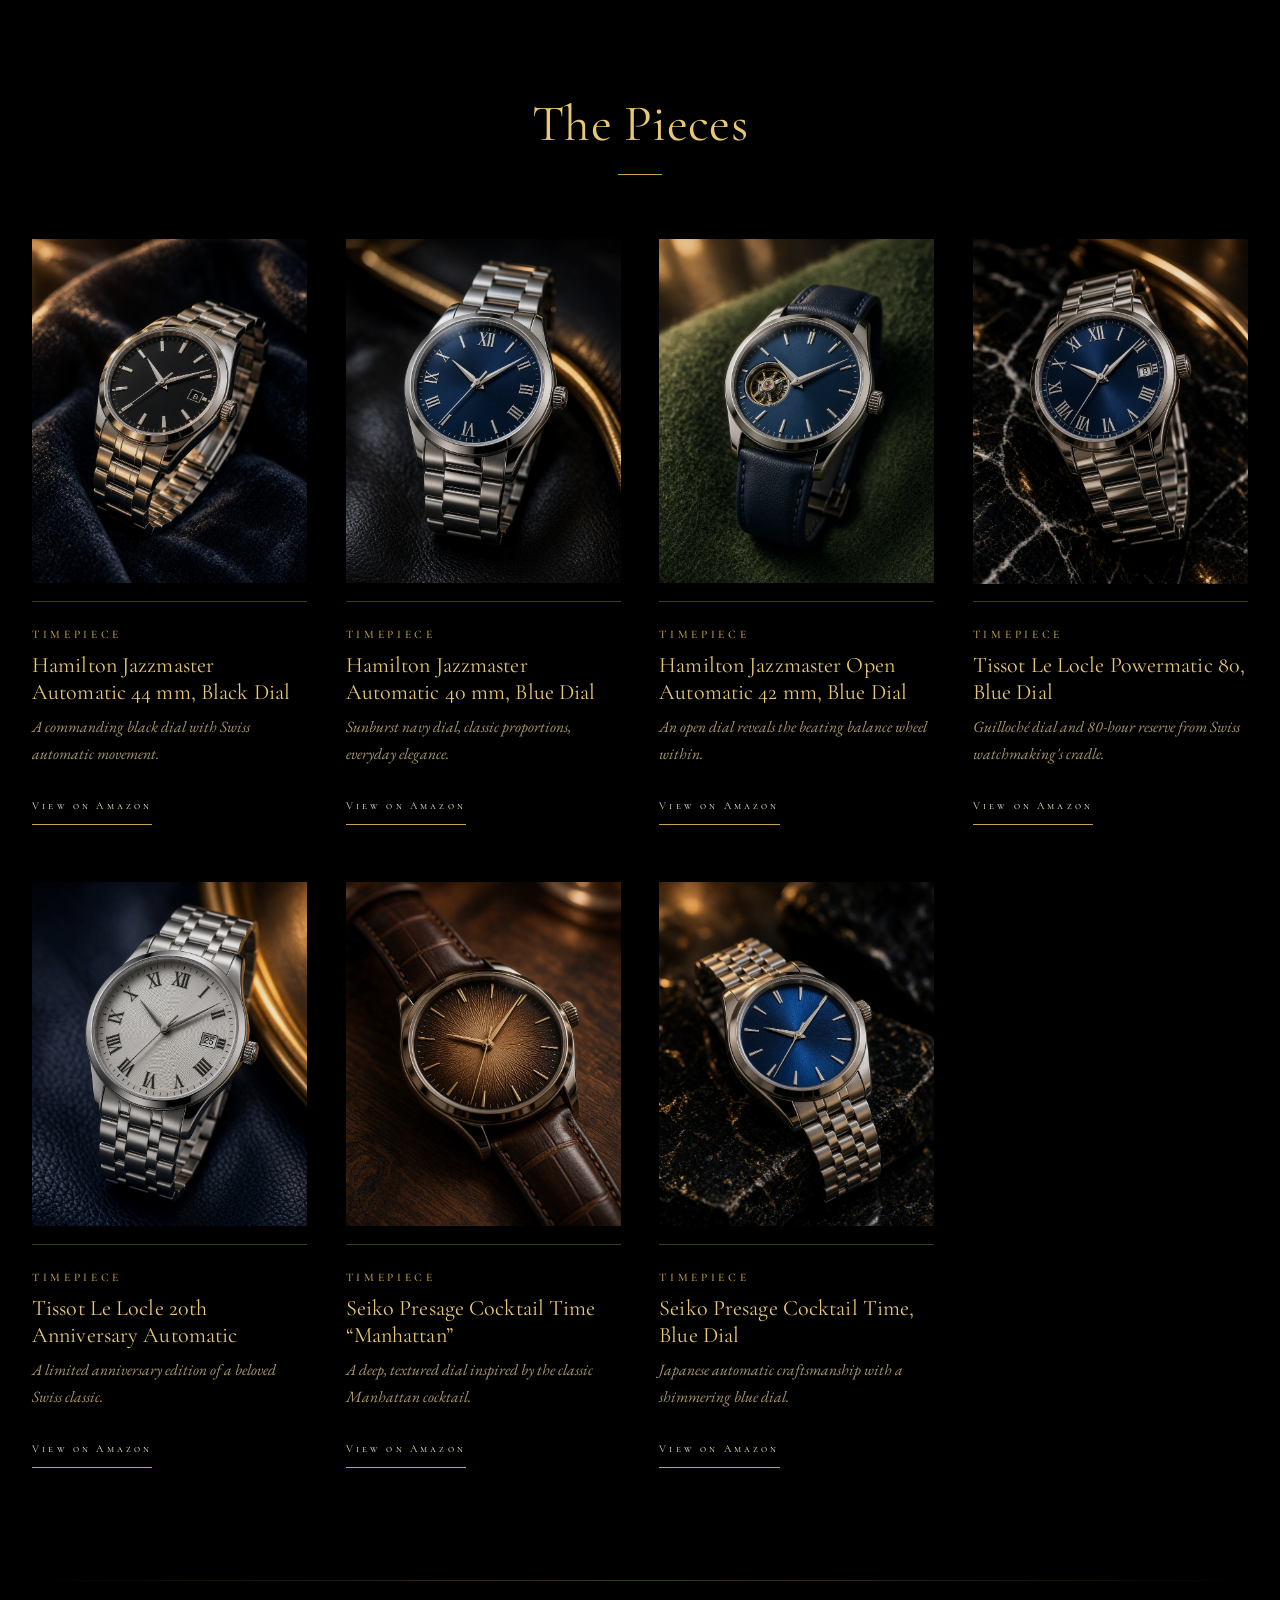
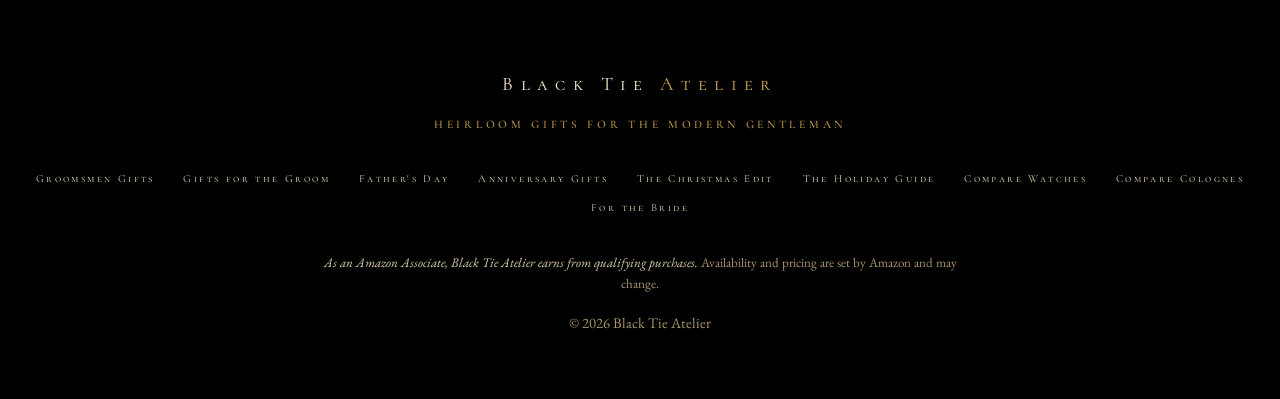
<file: compare-watches.html>
<!doctype html><html lang="en"><head><meta charset="utf-8"><meta name="viewport" content="width=device-width,initial-scale=1">
<title>Compare Luxury Watches — Black Tie Atelier</title><meta name="description" content="Side-by-side comparison of Hamilton Jazzmaster, Tissot Le Locle and Seiko Presage automatic watches for gifting."><link rel="canonical" href="https://lulumoons.github.io/Black-Tie-Atelier/compare-watches.html">
<meta property="og:type" content="website"><meta property="og:site_name" content="Black Tie Atelier"><meta property="og:title" content="Compare Luxury Watches — Black Tie Atelier"><meta property="og:description" content="Side-by-side comparison of Hamilton Jazzmaster, Tissot Le Locle and Seiko Presage automatic watches for gifting."><meta property="og:url" content="https://lulumoons.github.io/Black-Tie-Atelier/compare-watches.html"><meta property="og:image" content="https://lulumoons.github.io/Black-Tie-Atelier/assets/share.jpg"><meta property="og:image:width" content="1200"><meta property="og:image:height" content="630">
<meta name="twitter:card" content="summary_large_image"><meta name="twitter:title" content="Compare Luxury Watches — Black Tie Atelier"><meta name="twitter:description" content="Side-by-side comparison of Hamilton Jazzmaster, Tissot Le Locle and Seiko Presage automatic watches for gifting."><meta name="twitter:image" content="https://lulumoons.github.io/Black-Tie-Atelier/assets/share.jpg">
<meta name="theme-color" content="#0d0e10"><link rel="preconnect" href="https://fonts.googleapis.com"><link rel="preconnect" href="https://fonts.gstatic.com" crossorigin><link href="https://fonts.googleapis.com/css2?family=Cormorant+Garamond:ital,wght@0,300;0,400;0,500;1,300;1,400&family=Cormorant+SC:wght@400;500&family=EB+Garamond:ital,wght@0,400;0,500;1,400&display=swap" rel="stylesheet"><link rel="stylesheet" href="style.css"></head><body>
<header><div class="bar"><a class="logo" href="index.html">Black Tie <span>Atelier</span></a><nav><a href="index.html#atelier">Fragrance</a><a href="index.html#watches">Timepieces</a><a href="index.html#cigar">Cigar Lounge</a><a href="index.html#budget">By Budget</a><a href="index.html#occasion">By Occasion</a><a href="index.html#guides">Gift Guides</a><a href="compare-watches.html">Compare</a><a href="https://lulumoons.github.io/Enchanted-Veil/">For the Bride</a></nav></div></header>
<section id="cmp" class="navy"><div class="wrap"><div class="head"><span class="sc">Comparison</span><h2>Timepieces, Side by Side</h2><div class="rule"></div><p>Specifications summarised from manufacturer listings. Please confirm details and current pricing on Amazon.</p></div><div style="overflow-x:auto"><table class="cmp"><tr><th></th><th>Piece</th><th>Maker</th><th>Case</th><th>Movement</th><th>Dial</th><th>Best for</th><th></th></tr><tr><td><img src="assets/products/B01CHW8OE2.jpg" alt=""></td><td><b>Hamilton Jazzmaster Automatic 44 mm, Black Dial</b></td><td>Hamilton (Swiss)</td><td>44 mm</td><td>Automatic</td><td>Black</td><td>Bold presence</td><td><a class="btn" data-asin="B01CHW8OE2" href="https://www.amazon.com/dp/B01CHW8OE2?tag=enchantedveil-20" target="_blank" rel="sponsored noopener">View</a></td></tr><tr><td><img src="assets/products/B08B4QP7NF.jpg" alt=""></td><td><b>Hamilton Jazzmaster Automatic 40 mm, Blue Dial</b></td><td>Hamilton (Swiss)</td><td>40 mm</td><td>Automatic</td><td>Blue sunburst</td><td>Classic everyday dress</td><td><a class="btn" data-asin="B08B4QP7NF" href="https://www.amazon.com/dp/B08B4QP7NF?tag=enchantedveil-20" target="_blank" rel="sponsored noopener">View</a></td></tr><tr><td><img src="assets/products/B0FDKBJCLB.jpg" alt=""></td><td><b>Hamilton Jazzmaster Open Automatic 42 mm, Blue Dial</b></td><td>Hamilton (Swiss)</td><td>42 mm</td><td>Automatic, open dial</td><td>Blue</td><td>Mechanical theatre</td><td><a class="btn" data-asin="B0FDKBJCLB" href="https://www.amazon.com/dp/B0FDKBJCLB?tag=enchantedveil-20" target="_blank" rel="sponsored noopener">View</a></td></tr><tr><td><img src="assets/products/B09FYGBDF1.jpg" alt=""></td><td><b>Tissot Le Locle Powermatic 80, Blue Dial</b></td><td>Tissot (Swiss)</td><td>39.3 mm</td><td>Powermatic 80, 80-hour reserve</td><td>Blue guilloché</td><td>Best value Swiss</td><td><a class="btn" data-asin="B09FYGBDF1" href="https://www.amazon.com/dp/B09FYGBDF1?tag=enchantedveil-20" target="_blank" rel="sponsored noopener">View</a></td></tr><tr><td><img src="assets/products/B0CQTPMPXT.jpg" alt=""></td><td><b>Tissot Le Locle 20th Anniversary Automatic</b></td><td>Tissot (Swiss)</td><td>39.3 mm</td><td>Powermatic 80</td><td>Anniversary edition</td><td>Collectors</td><td><a class="btn" data-asin="B0CQTPMPXT" href="https://www.amazon.com/dp/B0CQTPMPXT?tag=enchantedveil-20" target="_blank" rel="sponsored noopener">View</a></td></tr><tr><td><img src="assets/products/B071FB8VVR.jpg" alt=""></td><td><b>Seiko Presage Cocktail Time “Manhattan”</b></td><td>Seiko (Japan)</td><td>40.5 mm</td><td>Automatic 4R35</td><td>Textured brown</td><td>Groomsmen, cocktail hour</td><td><a class="btn" data-asin="B071FB8VVR" href="https://www.amazon.com/dp/B071FB8VVR?tag=enchantedveil-20" target="_blank" rel="sponsored noopener">View</a></td></tr><tr><td><img src="assets/products/B07979L8JB.jpg" alt=""></td><td><b>Seiko Presage Cocktail Time, Blue Dial</b></td><td>Seiko (Japan)</td><td>40.5 mm</td><td>Automatic 4R35</td><td>Textured blue</td><td>Groomsmen, first fine watch</td><td><a class="btn" data-asin="B07979L8JB" href="https://www.amazon.com/dp/B07979L8JB?tag=enchantedveil-20" target="_blank" rel="sponsored noopener">View</a></td></tr></table></div></div></section>
<section id="all" class=""><div class="wrap"><div class="head"><span class="sc"></span><h2>The Pieces</h2><div class="rule"></div><p></p></div><div class="grid"><article class="card"><a class="ph" data-asin="B01CHW8OE2" href="https://www.amazon.com/dp/B01CHW8OE2?tag=enchantedveil-20" target="_blank" rel="sponsored noopener"><img src="assets/products/B01CHW8OE2.jpg" alt="Hamilton Jazzmaster Automatic 44 mm, Black Dial" loading="lazy"></a>
<div class="cb"><span class="sc">Timepiece</span><h3>Hamilton Jazzmaster Automatic 44 mm, Black Dial</h3><p>A commanding black dial with Swiss automatic movement.</p><a class="btn" data-asin="B01CHW8OE2" href="https://www.amazon.com/dp/B01CHW8OE2?tag=enchantedveil-20" target="_blank" rel="sponsored noopener">View on Amazon</a></div></article><article class="card"><a class="ph" data-asin="B08B4QP7NF" href="https://www.amazon.com/dp/B08B4QP7NF?tag=enchantedveil-20" target="_blank" rel="sponsored noopener"><img src="assets/products/B08B4QP7NF.jpg" alt="Hamilton Jazzmaster Automatic 40 mm, Blue Dial" loading="lazy"></a>
<div class="cb"><span class="sc">Timepiece</span><h3>Hamilton Jazzmaster Automatic 40 mm, Blue Dial</h3><p>Sunburst navy dial, classic proportions, everyday elegance.</p><a class="btn" data-asin="B08B4QP7NF" href="https://www.amazon.com/dp/B08B4QP7NF?tag=enchantedveil-20" target="_blank" rel="sponsored noopener">View on Amazon</a></div></article><article class="card"><a class="ph" data-asin="B0FDKBJCLB" href="https://www.amazon.com/dp/B0FDKBJCLB?tag=enchantedveil-20" target="_blank" rel="sponsored noopener"><img src="assets/products/B0FDKBJCLB.jpg" alt="Hamilton Jazzmaster Open Automatic 42 mm, Blue Dial" loading="lazy"></a>
<div class="cb"><span class="sc">Timepiece</span><h3>Hamilton Jazzmaster Open Automatic 42 mm, Blue Dial</h3><p>An open dial reveals the beating balance wheel within.</p><a class="btn" data-asin="B0FDKBJCLB" href="https://www.amazon.com/dp/B0FDKBJCLB?tag=enchantedveil-20" target="_blank" rel="sponsored noopener">View on Amazon</a></div></article><article class="card"><a class="ph" data-asin="B09FYGBDF1" href="https://www.amazon.com/dp/B09FYGBDF1?tag=enchantedveil-20" target="_blank" rel="sponsored noopener"><img src="assets/products/B09FYGBDF1.jpg" alt="Tissot Le Locle Powermatic 80, Blue Dial" loading="lazy"></a>
<div class="cb"><span class="sc">Timepiece</span><h3>Tissot Le Locle Powermatic 80, Blue Dial</h3><p>Guilloché dial and 80-hour reserve from Swiss watchmaking&#x27;s cradle.</p><a class="btn" data-asin="B09FYGBDF1" href="https://www.amazon.com/dp/B09FYGBDF1?tag=enchantedveil-20" target="_blank" rel="sponsored noopener">View on Amazon</a></div></article><article class="card"><a class="ph" data-asin="B0CQTPMPXT" href="https://www.amazon.com/dp/B0CQTPMPXT?tag=enchantedveil-20" target="_blank" rel="sponsored noopener"><img src="assets/products/B0CQTPMPXT.jpg" alt="Tissot Le Locle 20th Anniversary Automatic" loading="lazy"></a>
<div class="cb"><span class="sc">Timepiece</span><h3>Tissot Le Locle 20th Anniversary Automatic</h3><p>A limited anniversary edition of a beloved Swiss classic.</p><a class="btn" data-asin="B0CQTPMPXT" href="https://www.amazon.com/dp/B0CQTPMPXT?tag=enchantedveil-20" target="_blank" rel="sponsored noopener">View on Amazon</a></div></article><article class="card"><a class="ph" data-asin="B071FB8VVR" href="https://www.amazon.com/dp/B071FB8VVR?tag=enchantedveil-20" target="_blank" rel="sponsored noopener"><img src="assets/products/B071FB8VVR.jpg" alt="Seiko Presage Cocktail Time “Manhattan”" loading="lazy"></a>
<div class="cb"><span class="sc">Timepiece</span><h3>Seiko Presage Cocktail Time “Manhattan”</h3><p>A deep, textured dial inspired by the classic Manhattan cocktail.</p><a class="btn" data-asin="B071FB8VVR" href="https://www.amazon.com/dp/B071FB8VVR?tag=enchantedveil-20" target="_blank" rel="sponsored noopener">View on Amazon</a></div></article><article class="card"><a class="ph" data-asin="B07979L8JB" href="https://www.amazon.com/dp/B07979L8JB?tag=enchantedveil-20" target="_blank" rel="sponsored noopener"><img src="assets/products/B07979L8JB.jpg" alt="Seiko Presage Cocktail Time, Blue Dial" loading="lazy"></a>
<div class="cb"><span class="sc">Timepiece</span><h3>Seiko Presage Cocktail Time, Blue Dial</h3><p>Japanese automatic craftsmanship with a shimmering blue dial.</p><a class="btn" data-asin="B07979L8JB" href="https://www.amazon.com/dp/B07979L8JB?tag=enchantedveil-20" target="_blank" rel="sponsored noopener">View on Amazon</a></div></article></div></div></section>
<footer><div class="wrap"><div class="logo">Black Tie <span>Atelier</span></div><p class="sc">Heirloom gifts for the modern gentleman</p>
<p class="fnav"><a href="groomsmen.html">Groomsmen Gifts</a><a href="groom.html">Gifts for the Groom</a><a href="fathers-day.html">Father's Day</a><a href="anniversary.html">Anniversary Gifts</a><a href="christmas.html">The Christmas Edit</a><a href="holiday.html">The Holiday Guide</a><a href="compare-watches.html">Compare Watches</a><a href="compare-colognes.html">Compare Colognes</a><a href="https://lulumoons.github.io/Enchanted-Veil/">For the Bride</a></p>
<p class="fine"><em>As an Amazon Associate, Black Tie Atelier earns from qualifying purchases.</em> Availability and pricing are set by Amazon and may change.</p><p>&copy; 2026 Black Tie Atelier</p></div></footer>
<script>const AFFILIATE_TAG="enchantedveil-20";document.querySelectorAll('a[data-asin]').forEach(a=>{a.href='https://www.amazon.com/dp/'+a.dataset.asin+'?tag='+AFFILIATE_TAG;a.target='_blank';a.rel='sponsored noopener'});</script></body></html>
</file>
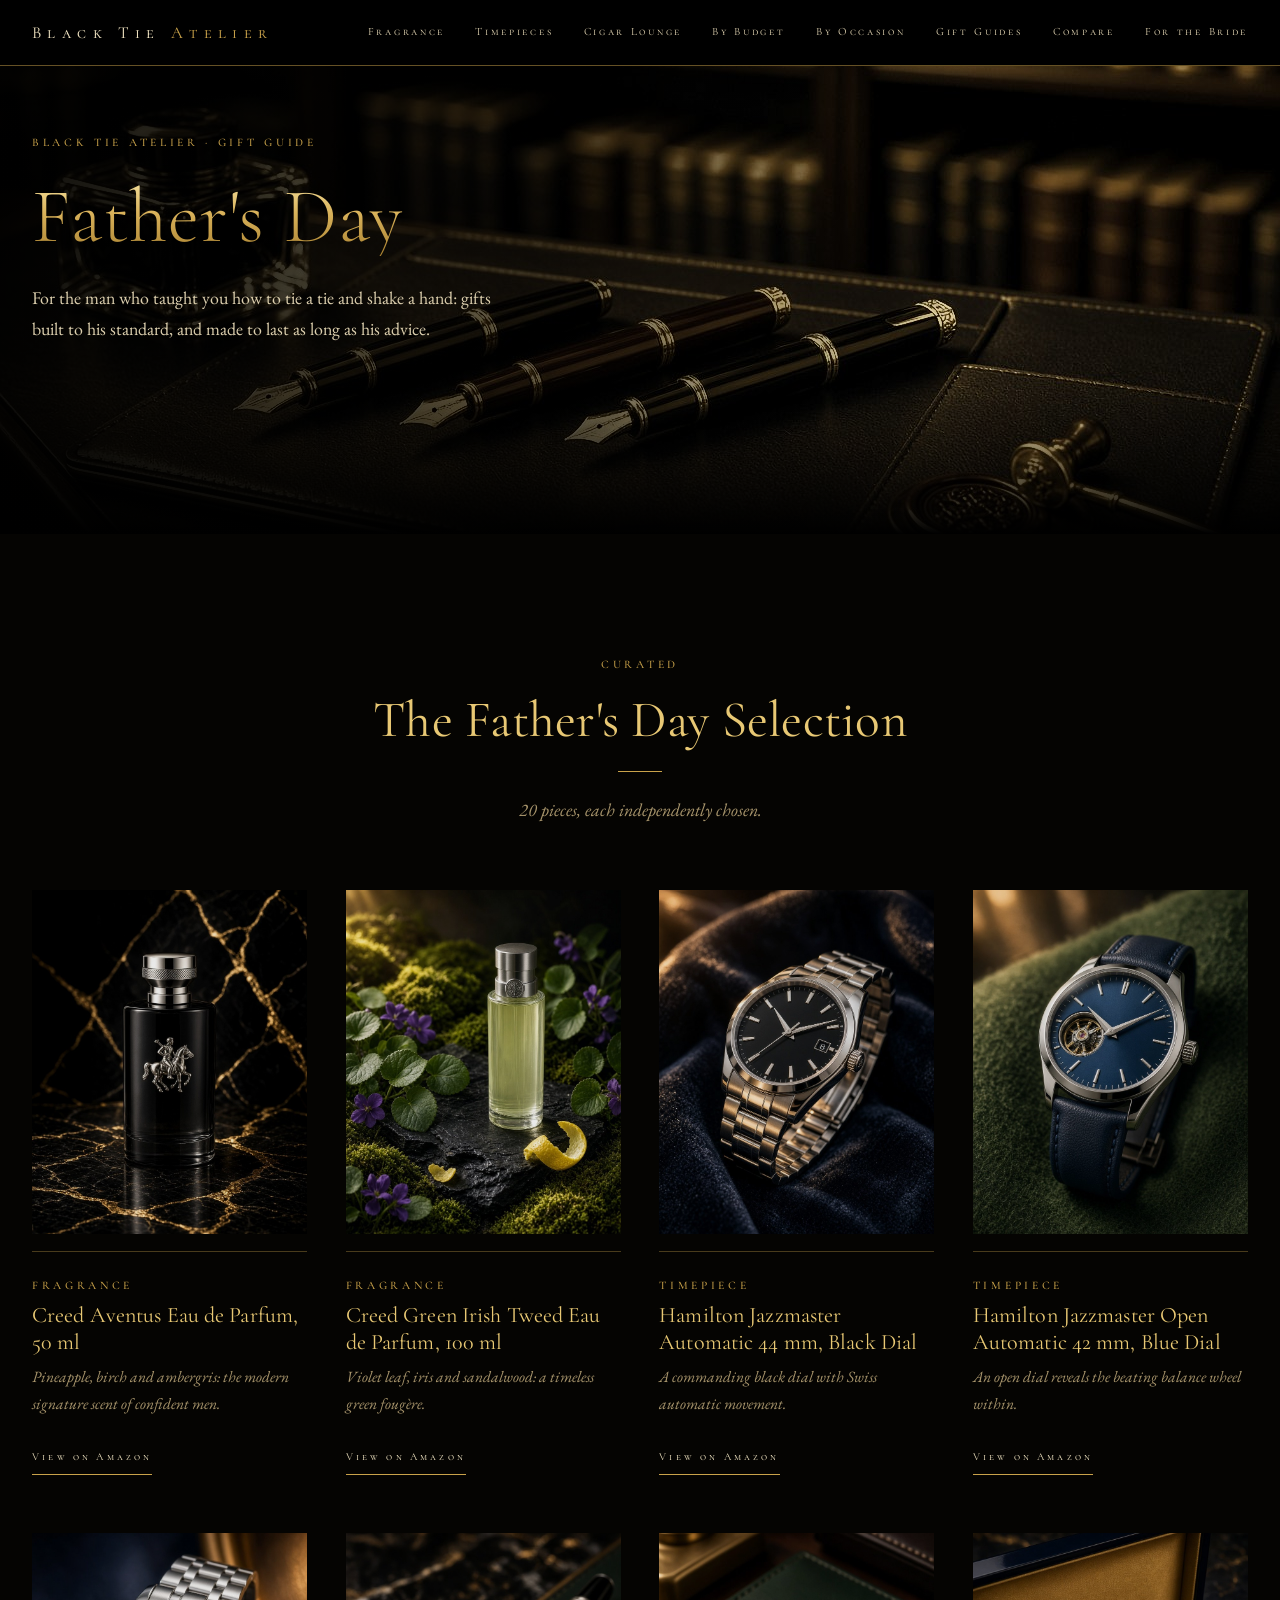
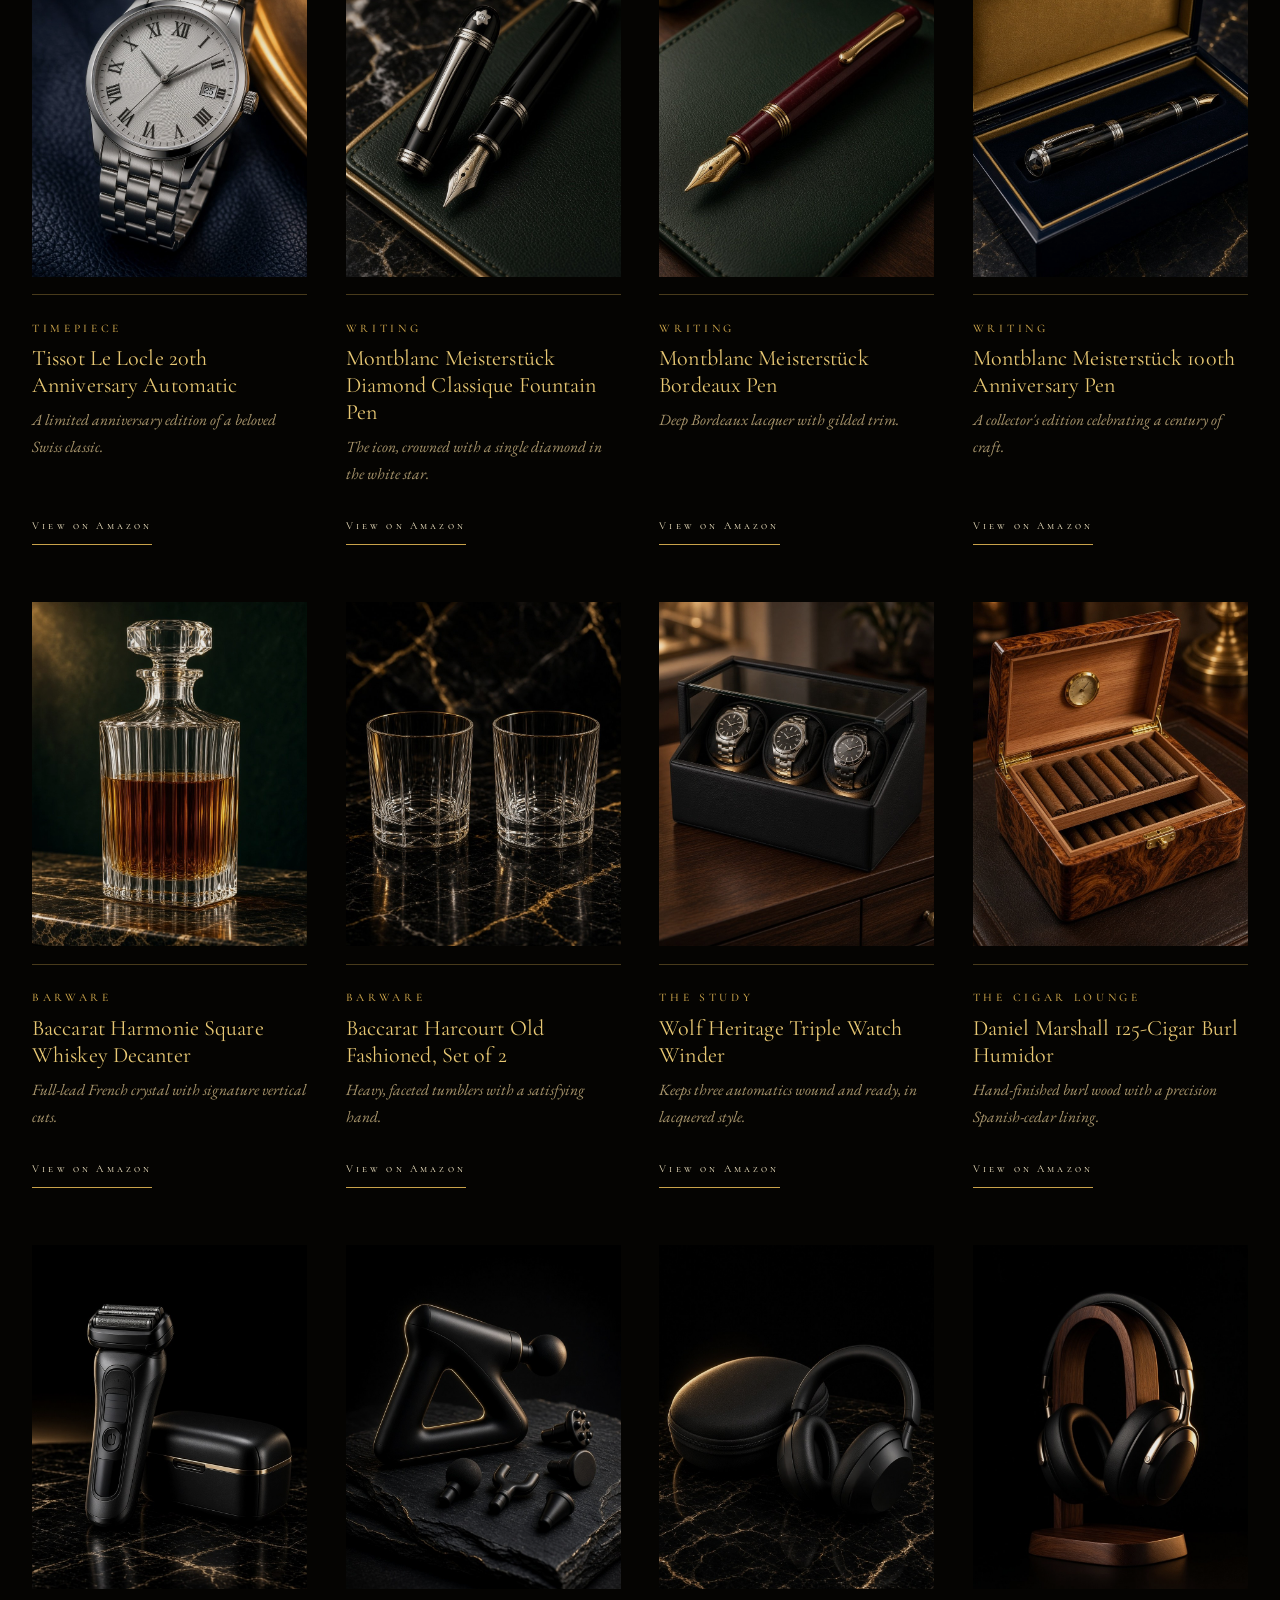
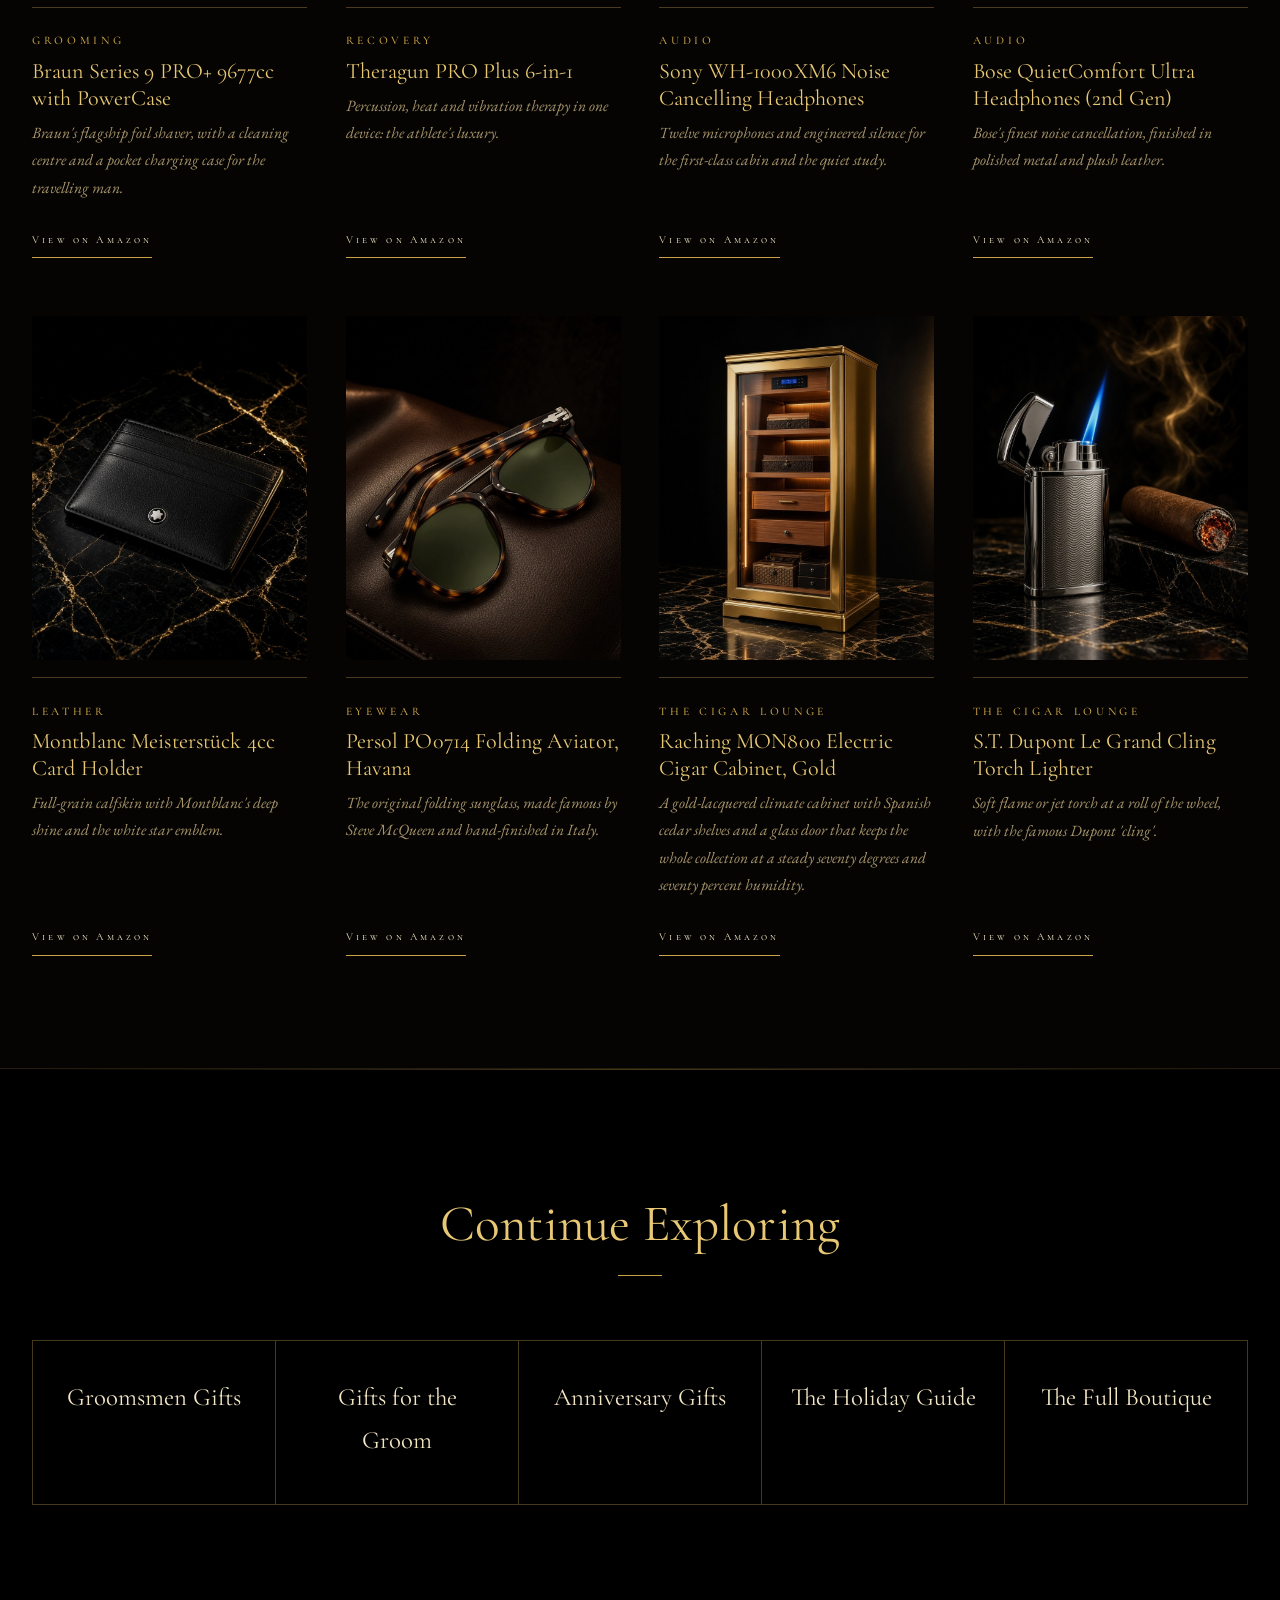
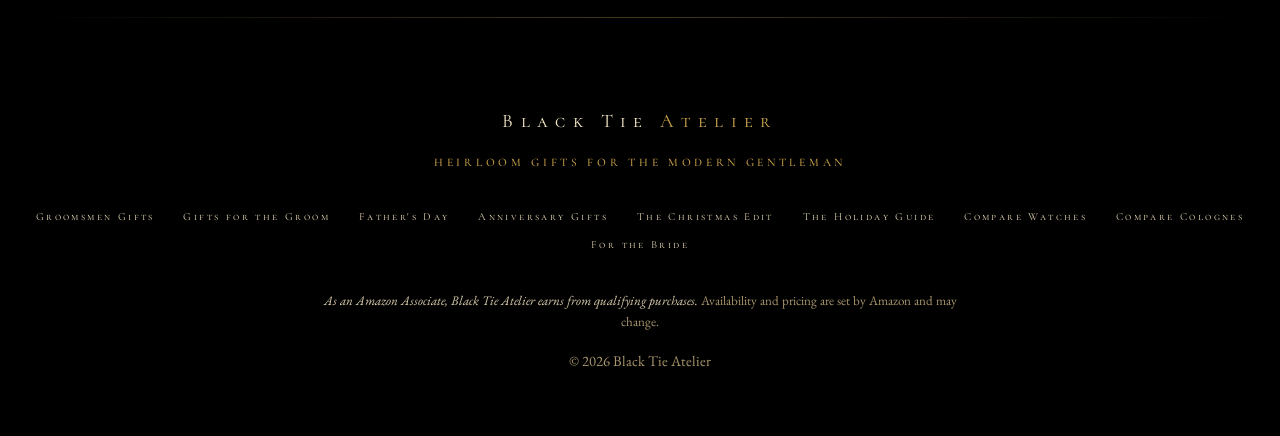
<file: fathers-day.html>
<!doctype html><html lang="en"><head><meta charset="utf-8"><meta name="viewport" content="width=device-width,initial-scale=1">
<title>Luxury Father&#x27;s Day Gifts — For the Man Who Has Everything</title><meta name="description" content="Father&#x27;s Day gifts worthy of him: Montblanc pens, Hamilton watches, solid gold cufflinks and watch winders."><link rel="canonical" href="https://lulumoons.github.io/Black-Tie-Atelier/fathers-day.html">
<meta property="og:type" content="website"><meta property="og:site_name" content="Black Tie Atelier"><meta property="og:title" content="Luxury Father&#x27;s Day Gifts — For the Man Who Has Everything"><meta property="og:description" content="Father&#x27;s Day gifts worthy of him: Montblanc pens, Hamilton watches, solid gold cufflinks and watch winders."><meta property="og:url" content="https://lulumoons.github.io/Black-Tie-Atelier/fathers-day.html"><meta property="og:image" content="https://lulumoons.github.io/Black-Tie-Atelier/assets/share.jpg"><meta property="og:image:width" content="1200"><meta property="og:image:height" content="630">
<meta name="twitter:card" content="summary_large_image"><meta name="twitter:title" content="Luxury Father&#x27;s Day Gifts — For the Man Who Has Everything"><meta name="twitter:description" content="Father&#x27;s Day gifts worthy of him: Montblanc pens, Hamilton watches, solid gold cufflinks and watch winders."><meta name="twitter:image" content="https://lulumoons.github.io/Black-Tie-Atelier/assets/share.jpg">
<meta name="theme-color" content="#0d0e10"><link rel="preconnect" href="https://fonts.googleapis.com"><link rel="preconnect" href="https://fonts.gstatic.com" crossorigin><link href="https://fonts.googleapis.com/css2?family=Cormorant+Garamond:ital,wght@0,300;0,400;0,500;1,300;1,400&family=Cormorant+SC:wght@400;500&family=EB+Garamond:ital,wght@0,400;0,500;1,400&display=swap" rel="stylesheet"><link rel="stylesheet" href="style.css"></head><body>
<header><div class="bar"><a class="logo" href="index.html">Black Tie <span>Atelier</span></a><nav><a href="index.html#atelier">Fragrance</a><a href="index.html#watches">Timepieces</a><a href="index.html#cigar">Cigar Lounge</a><a href="index.html#budget">By Budget</a><a href="index.html#occasion">By Occasion</a><a href="index.html#guides">Gift Guides</a><a href="compare-watches.html">Compare</a><a href="https://lulumoons.github.io/Enchanted-Veil/">For the Bride</a></nav></div></header>
<div class="hero" style="min-height:min(52vh,480px);background-image:url(assets/banners/pens.jpg)"><div class="in"><span class="sc">Black Tie Atelier · Gift Guide</span><h1>Father&#x27;s Day</h1><p>For the man who taught you how to tie a tie and shake a hand: gifts built to his standard, and made to last as long as his advice.</p></div></div>
<section id="picks" class="navy"><div class="wrap"><div class="head"><span class="sc">Curated</span><h2>The Father's Day Selection</h2><div class="rule"></div><p>20 pieces, each independently chosen.</p></div><div class="grid"><article class="card"><a class="ph" data-asin="B071CYS5ZZ" href="https://www.amazon.com/dp/B071CYS5ZZ?tag=enchantedveil-20" target="_blank" rel="sponsored noopener"><img src="assets/products/B071CYS5ZZ.jpg" alt="Creed Aventus Eau de Parfum, 50 ml" loading="lazy"></a>
<div class="cb"><span class="sc">Fragrance</span><h3>Creed Aventus Eau de Parfum, 50 ml</h3><p>Pineapple, birch and ambergris: the modern signature scent of confident men.</p><a class="btn" data-asin="B071CYS5ZZ" href="https://www.amazon.com/dp/B071CYS5ZZ?tag=enchantedveil-20" target="_blank" rel="sponsored noopener">View on Amazon</a></div></article><article class="card"><a class="ph" data-asin="B079WWWBQN" href="https://www.amazon.com/dp/B079WWWBQN?tag=enchantedveil-20" target="_blank" rel="sponsored noopener"><img src="assets/products/B079WWWBQN.jpg" alt="Creed Green Irish Tweed Eau de Parfum, 100 ml" loading="lazy"></a>
<div class="cb"><span class="sc">Fragrance</span><h3>Creed Green Irish Tweed Eau de Parfum, 100 ml</h3><p>Violet leaf, iris and sandalwood: a timeless green fougère.</p><a class="btn" data-asin="B079WWWBQN" href="https://www.amazon.com/dp/B079WWWBQN?tag=enchantedveil-20" target="_blank" rel="sponsored noopener">View on Amazon</a></div></article><article class="card"><a class="ph" data-asin="B01CHW8OE2" href="https://www.amazon.com/dp/B01CHW8OE2?tag=enchantedveil-20" target="_blank" rel="sponsored noopener"><img src="assets/products/B01CHW8OE2.jpg" alt="Hamilton Jazzmaster Automatic 44 mm, Black Dial" loading="lazy"></a>
<div class="cb"><span class="sc">Timepiece</span><h3>Hamilton Jazzmaster Automatic 44 mm, Black Dial</h3><p>A commanding black dial with Swiss automatic movement.</p><a class="btn" data-asin="B01CHW8OE2" href="https://www.amazon.com/dp/B01CHW8OE2?tag=enchantedveil-20" target="_blank" rel="sponsored noopener">View on Amazon</a></div></article><article class="card"><a class="ph" data-asin="B0FDKBJCLB" href="https://www.amazon.com/dp/B0FDKBJCLB?tag=enchantedveil-20" target="_blank" rel="sponsored noopener"><img src="assets/products/B0FDKBJCLB.jpg" alt="Hamilton Jazzmaster Open Automatic 42 mm, Blue Dial" loading="lazy"></a>
<div class="cb"><span class="sc">Timepiece</span><h3>Hamilton Jazzmaster Open Automatic 42 mm, Blue Dial</h3><p>An open dial reveals the beating balance wheel within.</p><a class="btn" data-asin="B0FDKBJCLB" href="https://www.amazon.com/dp/B0FDKBJCLB?tag=enchantedveil-20" target="_blank" rel="sponsored noopener">View on Amazon</a></div></article><article class="card"><a class="ph" data-asin="B0CQTPMPXT" href="https://www.amazon.com/dp/B0CQTPMPXT?tag=enchantedveil-20" target="_blank" rel="sponsored noopener"><img src="assets/products/B0CQTPMPXT.jpg" alt="Tissot Le Locle 20th Anniversary Automatic" loading="lazy"></a>
<div class="cb"><span class="sc">Timepiece</span><h3>Tissot Le Locle 20th Anniversary Automatic</h3><p>A limited anniversary edition of a beloved Swiss classic.</p><a class="btn" data-asin="B0CQTPMPXT" href="https://www.amazon.com/dp/B0CQTPMPXT?tag=enchantedveil-20" target="_blank" rel="sponsored noopener">View on Amazon</a></div></article><article class="card"><a class="ph" data-asin="B0058NTJDS" href="https://www.amazon.com/dp/B0058NTJDS?tag=enchantedveil-20" target="_blank" rel="sponsored noopener"><img src="assets/products/B0058NTJDS.jpg" alt="Montblanc Meisterstück Diamond Classique Fountain Pen" loading="lazy"></a>
<div class="cb"><span class="sc">Writing</span><h3>Montblanc Meisterstück Diamond Classique Fountain Pen</h3><p>The icon, crowned with a single diamond in the white star.</p><a class="btn" data-asin="B0058NTJDS" href="https://www.amazon.com/dp/B0058NTJDS?tag=enchantedveil-20" target="_blank" rel="sponsored noopener">View on Amazon</a></div></article><article class="card"><a class="ph" data-asin="B00AWFLJ26" href="https://www.amazon.com/dp/B00AWFLJ26?tag=enchantedveil-20" target="_blank" rel="sponsored noopener"><img src="assets/products/B00AWFLJ26.jpg" alt="Montblanc Meisterstück Bordeaux Pen" loading="lazy"></a>
<div class="cb"><span class="sc">Writing</span><h3>Montblanc Meisterstück Bordeaux Pen</h3><p>Deep Bordeaux lacquer with gilded trim.</p><a class="btn" data-asin="B00AWFLJ26" href="https://www.amazon.com/dp/B00AWFLJ26?tag=enchantedveil-20" target="_blank" rel="sponsored noopener">View on Amazon</a></div></article><article class="card"><a class="ph" data-asin="B002A6102E" href="https://www.amazon.com/dp/B002A6102E?tag=enchantedveil-20" target="_blank" rel="sponsored noopener"><img src="assets/products/B002A6102E.jpg" alt="Montblanc Meisterstück 100th Anniversary Pen" loading="lazy"></a>
<div class="cb"><span class="sc">Writing</span><h3>Montblanc Meisterstück 100th Anniversary Pen</h3><p>A collector&#x27;s edition celebrating a century of craft.</p><a class="btn" data-asin="B002A6102E" href="https://www.amazon.com/dp/B002A6102E?tag=enchantedveil-20" target="_blank" rel="sponsored noopener">View on Amazon</a></div></article><article class="card"><a class="ph" data-asin="B002UEX6IW" href="https://www.amazon.com/dp/B002UEX6IW?tag=enchantedveil-20" target="_blank" rel="sponsored noopener"><img src="assets/products/B002UEX6IW.jpg" alt="Baccarat Harmonie Square Whiskey Decanter" loading="lazy"></a>
<div class="cb"><span class="sc">Barware</span><h3>Baccarat Harmonie Square Whiskey Decanter</h3><p>Full-lead French crystal with signature vertical cuts.</p><a class="btn" data-asin="B002UEX6IW" href="https://www.amazon.com/dp/B002UEX6IW?tag=enchantedveil-20" target="_blank" rel="sponsored noopener">View on Amazon</a></div></article><article class="card"><a class="ph" data-asin="B01DRHM62C" href="https://www.amazon.com/dp/B01DRHM62C?tag=enchantedveil-20" target="_blank" rel="sponsored noopener"><img src="assets/products/B01DRHM62C.jpg" alt="Baccarat Harcourt Old Fashioned, Set of 2" loading="lazy"></a>
<div class="cb"><span class="sc">Barware</span><h3>Baccarat Harcourt Old Fashioned, Set of 2</h3><p>Heavy, faceted tumblers with a satisfying hand.</p><a class="btn" data-asin="B01DRHM62C" href="https://www.amazon.com/dp/B01DRHM62C?tag=enchantedveil-20" target="_blank" rel="sponsored noopener">View on Amazon</a></div></article><article class="card"><a class="ph" data-asin="B0055OCTV4" href="https://www.amazon.com/dp/B0055OCTV4?tag=enchantedveil-20" target="_blank" rel="sponsored noopener"><img src="assets/products/B0055OCTV4.jpg" alt="Wolf Heritage Triple Watch Winder" loading="lazy"></a>
<div class="cb"><span class="sc">The Study</span><h3>Wolf Heritage Triple Watch Winder</h3><p>Keeps three automatics wound and ready, in lacquered style.</p><a class="btn" data-asin="B0055OCTV4" href="https://www.amazon.com/dp/B0055OCTV4?tag=enchantedveil-20" target="_blank" rel="sponsored noopener">View on Amazon</a></div></article><article class="card"><a class="ph" data-asin="B06XVHDW7P" href="https://www.amazon.com/dp/B06XVHDW7P?tag=enchantedveil-20" target="_blank" rel="sponsored noopener"><img src="assets/products/B06XVHDW7P.jpg" alt="Daniel Marshall 125-Cigar Burl Humidor" loading="lazy"></a>
<div class="cb"><span class="sc">The Cigar Lounge</span><h3>Daniel Marshall 125-Cigar Burl Humidor</h3><p>Hand-finished burl wood with a precision Spanish-cedar lining.</p><a class="btn" data-asin="B06XVHDW7P" href="https://www.amazon.com/dp/B06XVHDW7P?tag=enchantedveil-20" target="_blank" rel="sponsored noopener">View on Amazon</a></div></article><article class="card"><a class="ph" data-asin="B0FYRY87FG" href="https://www.amazon.com/dp/B0FYRY87FG?tag=enchantedveil-20" target="_blank" rel="sponsored noopener"><img src="assets/products/B0FYRY87FG.jpg" alt="Braun Series 9 PRO+ 9677cc with PowerCase" loading="lazy"></a>
<div class="cb"><span class="sc">Grooming</span><h3>Braun Series 9 PRO+ 9677cc with PowerCase</h3><p>Braun&#x27;s flagship foil shaver, with a cleaning centre and a pocket charging case for the travelling man.</p><a class="btn" data-asin="B0FYRY87FG" href="https://www.amazon.com/dp/B0FYRY87FG?tag=enchantedveil-20" target="_blank" rel="sponsored noopener">View on Amazon</a></div></article><article class="card"><a class="ph" data-asin="B0CG2G7RQY" href="https://www.amazon.com/dp/B0CG2G7RQY?tag=enchantedveil-20" target="_blank" rel="sponsored noopener"><img src="assets/products/B0CG2G7RQY.jpg" alt="Theragun PRO Plus 6-in-1" loading="lazy"></a>
<div class="cb"><span class="sc">Recovery</span><h3>Theragun PRO Plus 6-in-1</h3><p>Percussion, heat and vibration therapy in one device: the athlete&#x27;s luxury.</p><a class="btn" data-asin="B0CG2G7RQY" href="https://www.amazon.com/dp/B0CG2G7RQY?tag=enchantedveil-20" target="_blank" rel="sponsored noopener">View on Amazon</a></div></article><article class="card"><a class="ph" data-asin="B0F3PQHWTZ" href="https://www.amazon.com/dp/B0F3PQHWTZ?tag=enchantedveil-20" target="_blank" rel="sponsored noopener"><img src="assets/products/B0F3PQHWTZ.jpg" alt="Sony WH-1000XM6 Noise Cancelling Headphones" loading="lazy"></a>
<div class="cb"><span class="sc">Audio</span><h3>Sony WH-1000XM6 Noise Cancelling Headphones</h3><p>Twelve microphones and engineered silence for the first-class cabin and the quiet study.</p><a class="btn" data-asin="B0F3PQHWTZ" href="https://www.amazon.com/dp/B0F3PQHWTZ?tag=enchantedveil-20" target="_blank" rel="sponsored noopener">View on Amazon</a></div></article><article class="card"><a class="ph" data-asin="B0FDKR293G" href="https://www.amazon.com/dp/B0FDKR293G?tag=enchantedveil-20" target="_blank" rel="sponsored noopener"><img src="assets/products/B0FDKR293G.jpg" alt="Bose QuietComfort Ultra Headphones (2nd Gen)" loading="lazy"></a>
<div class="cb"><span class="sc">Audio</span><h3>Bose QuietComfort Ultra Headphones (2nd Gen)</h3><p>Bose&#x27;s finest noise cancellation, finished in polished metal and plush leather.</p><a class="btn" data-asin="B0FDKR293G" href="https://www.amazon.com/dp/B0FDKR293G?tag=enchantedveil-20" target="_blank" rel="sponsored noopener">View on Amazon</a></div></article><article class="card"><a class="ph" data-asin="B006QX3TBC" href="https://www.amazon.com/dp/B006QX3TBC?tag=enchantedveil-20" target="_blank" rel="sponsored noopener"><img src="assets/products/B006QX3TBC.jpg" alt="Montblanc Meisterstück 4cc Card Holder" loading="lazy"></a>
<div class="cb"><span class="sc">Leather</span><h3>Montblanc Meisterstück 4cc Card Holder</h3><p>Full-grain calfskin with Montblanc&#x27;s deep shine and the white star emblem.</p><a class="btn" data-asin="B006QX3TBC" href="https://www.amazon.com/dp/B006QX3TBC?tag=enchantedveil-20" target="_blank" rel="sponsored noopener">View on Amazon</a></div></article><article class="card"><a class="ph" data-asin="B005G07GKG" href="https://www.amazon.com/dp/B005G07GKG?tag=enchantedveil-20" target="_blank" rel="sponsored noopener"><img src="assets/products/B005G07GKG.jpg" alt="Persol PO0714 Folding Aviator, Havana" loading="lazy"></a>
<div class="cb"><span class="sc">Eyewear</span><h3>Persol PO0714 Folding Aviator, Havana</h3><p>The original folding sunglass, made famous by Steve McQueen and hand-finished in Italy.</p><a class="btn" data-asin="B005G07GKG" href="https://www.amazon.com/dp/B005G07GKG?tag=enchantedveil-20" target="_blank" rel="sponsored noopener">View on Amazon</a></div></article><article class="card"><a class="ph" data-asin="B09FXR9X18" href="https://www.amazon.com/dp/B09FXR9X18?tag=enchantedveil-20" target="_blank" rel="sponsored noopener"><img src="assets/products/B09FXR9X18.jpg" alt="Raching MON800 Electric Cigar Cabinet, Gold" loading="lazy"></a>
<div class="cb"><span class="sc">The Cigar Lounge</span><h3>Raching MON800 Electric Cigar Cabinet, Gold</h3><p>A gold-lacquered climate cabinet with Spanish cedar shelves and a glass door that keeps the whole collection at a steady seventy degrees and seventy percent humidity.</p><a class="btn" data-asin="B09FXR9X18" href="https://www.amazon.com/dp/B09FXR9X18?tag=enchantedveil-20" target="_blank" rel="sponsored noopener">View on Amazon</a></div></article><article class="card"><a class="ph" data-asin="B0F8RFPCMN" href="https://www.amazon.com/dp/B0F8RFPCMN?tag=enchantedveil-20" target="_blank" rel="sponsored noopener"><img src="assets/products/B0F8RFPCMN.jpg" alt="S.T. Dupont Le Grand Cling Torch Lighter" loading="lazy"></a>
<div class="cb"><span class="sc">The Cigar Lounge</span><h3>S.T. Dupont Le Grand Cling Torch Lighter</h3><p>Soft flame or jet torch at a roll of the wheel, with the famous Dupont &#x27;cling&#x27;.</p><a class="btn" data-asin="B0F8RFPCMN" href="https://www.amazon.com/dp/B0F8RFPCMN?tag=enchantedveil-20" target="_blank" rel="sponsored noopener">View on Amazon</a></div></article></div></div></section>
<section id="more" class=""><div class="wrap"><div class="head"><span class="sc"></span><h2>Continue Exploring</h2><div class="rule"></div><p></p></div><div class="tiles"><a class="tile" href="groomsmen.html"><b>Groomsmen Gifts</b></a><a class="tile" href="groom.html"><b>Gifts for the Groom</b></a><a class="tile" href="anniversary.html"><b>Anniversary Gifts</b></a><a class="tile" href="holiday.html"><b>The Holiday Guide</b></a><a class="tile" href="index.html"><b>The Full Boutique</b></a></div></div></section>
<footer><div class="wrap"><div class="logo">Black Tie <span>Atelier</span></div><p class="sc">Heirloom gifts for the modern gentleman</p>
<p class="fnav"><a href="groomsmen.html">Groomsmen Gifts</a><a href="groom.html">Gifts for the Groom</a><a href="fathers-day.html">Father's Day</a><a href="anniversary.html">Anniversary Gifts</a><a href="christmas.html">The Christmas Edit</a><a href="holiday.html">The Holiday Guide</a><a href="compare-watches.html">Compare Watches</a><a href="compare-colognes.html">Compare Colognes</a><a href="https://lulumoons.github.io/Enchanted-Veil/">For the Bride</a></p>
<p class="fine"><em>As an Amazon Associate, Black Tie Atelier earns from qualifying purchases.</em> Availability and pricing are set by Amazon and may change.</p><p>&copy; 2026 Black Tie Atelier</p></div></footer>
<script>const AFFILIATE_TAG="enchantedveil-20";document.querySelectorAll('a[data-asin]').forEach(a=>{a.href='https://www.amazon.com/dp/'+a.dataset.asin+'?tag='+AFFILIATE_TAG;a.target='_blank';a.rel='sponsored noopener'});</script></body></html>
</file>
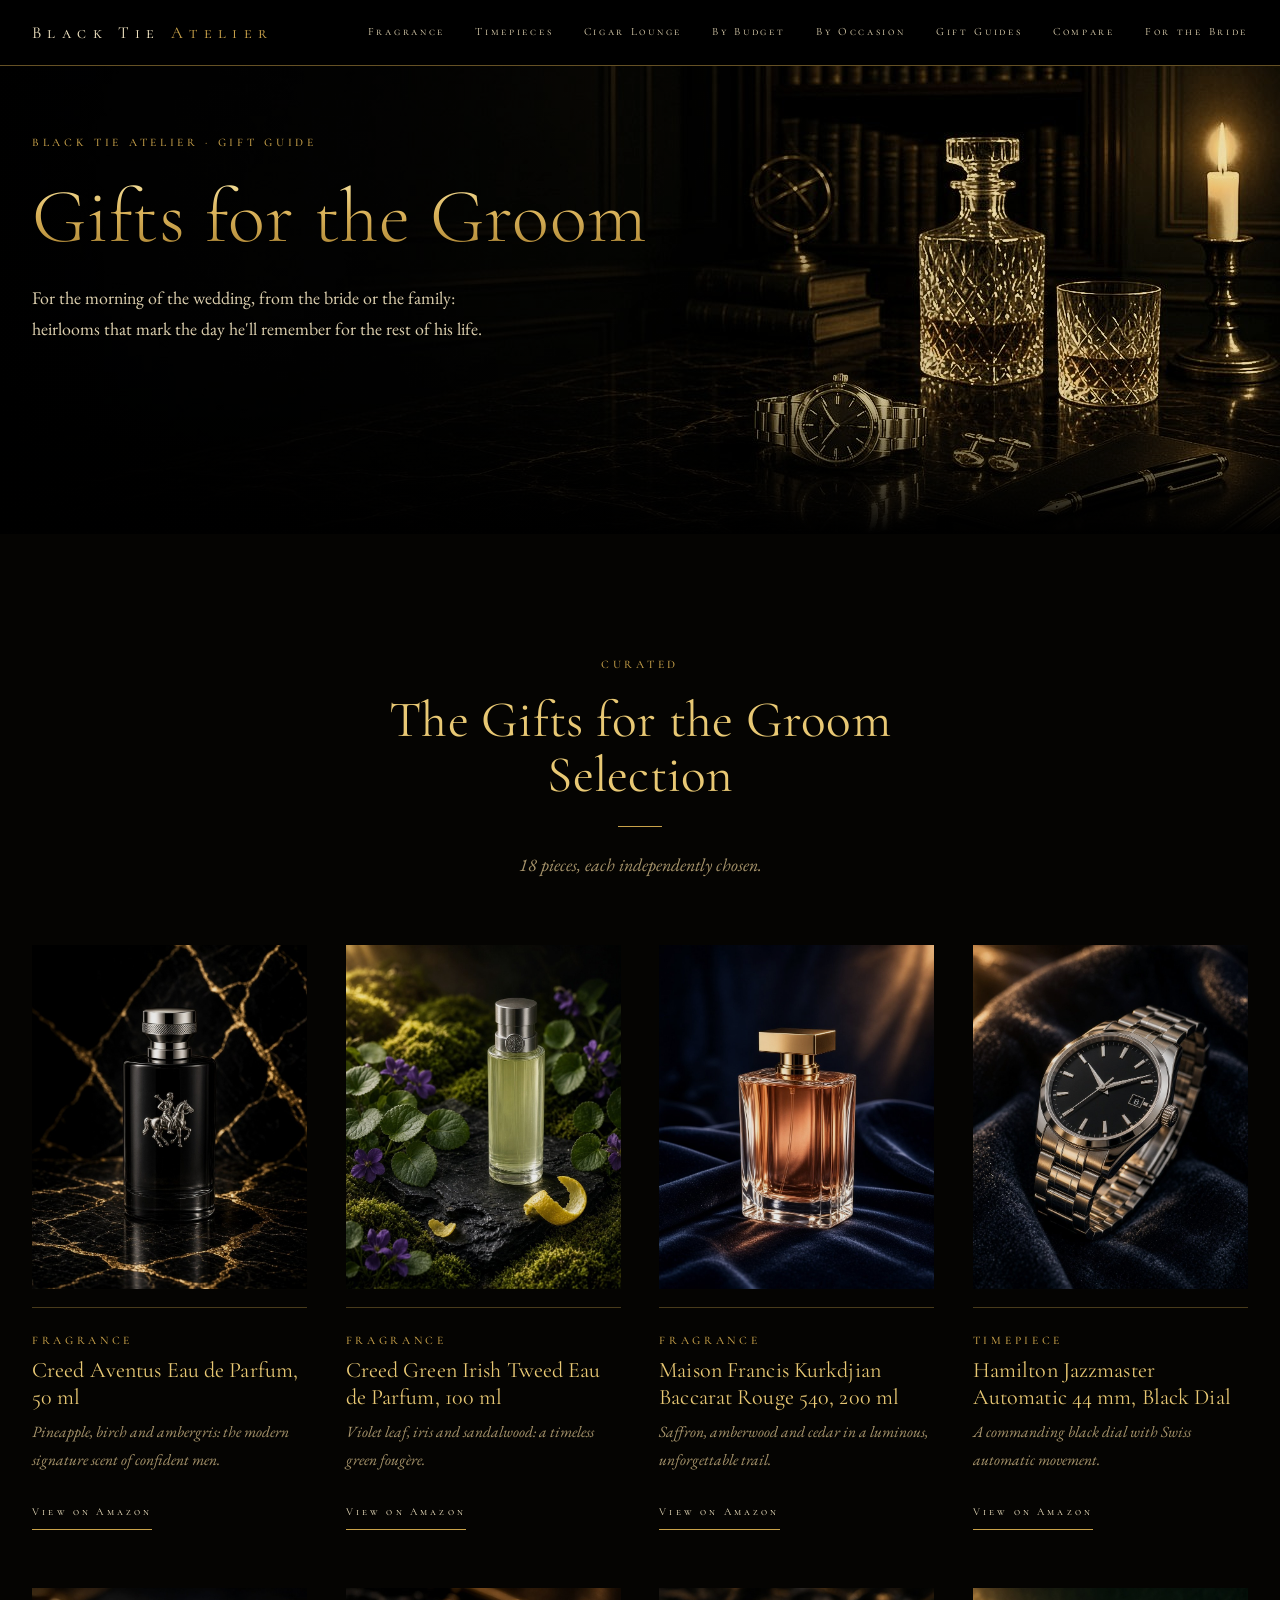
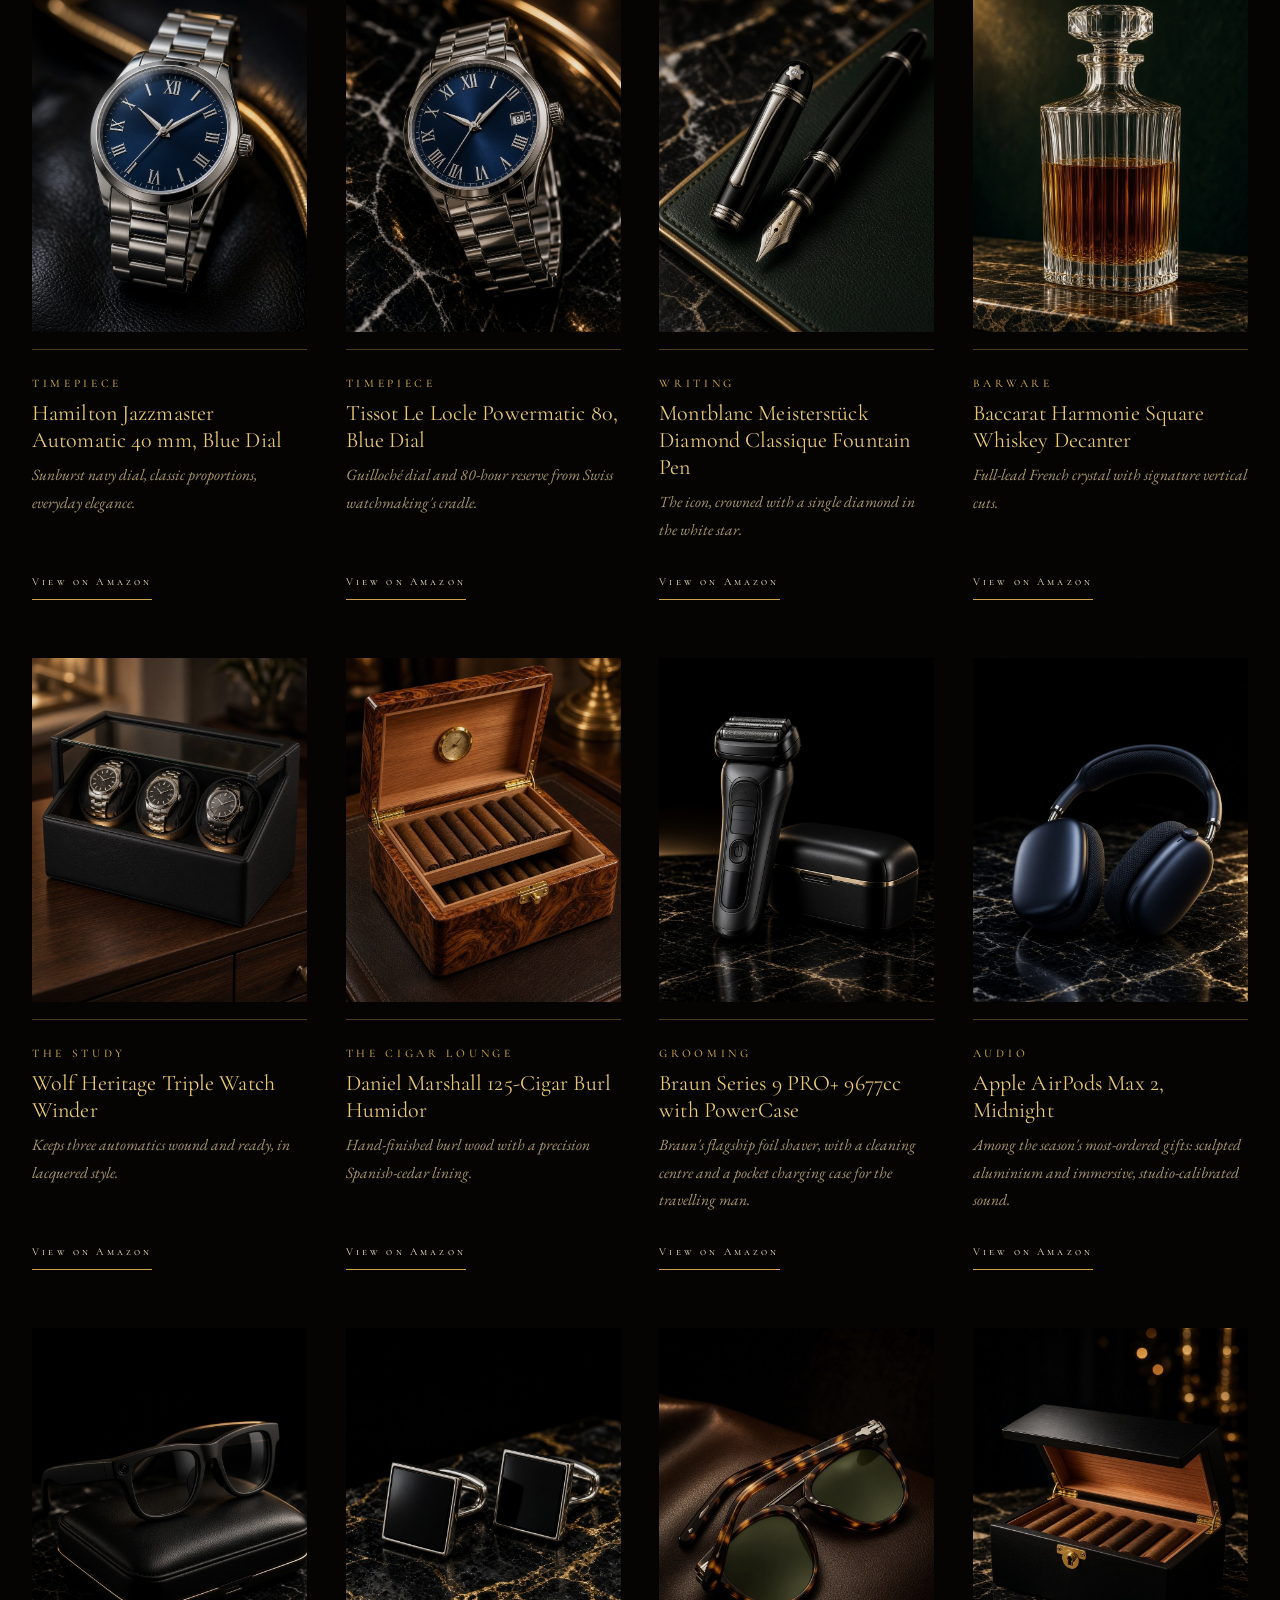
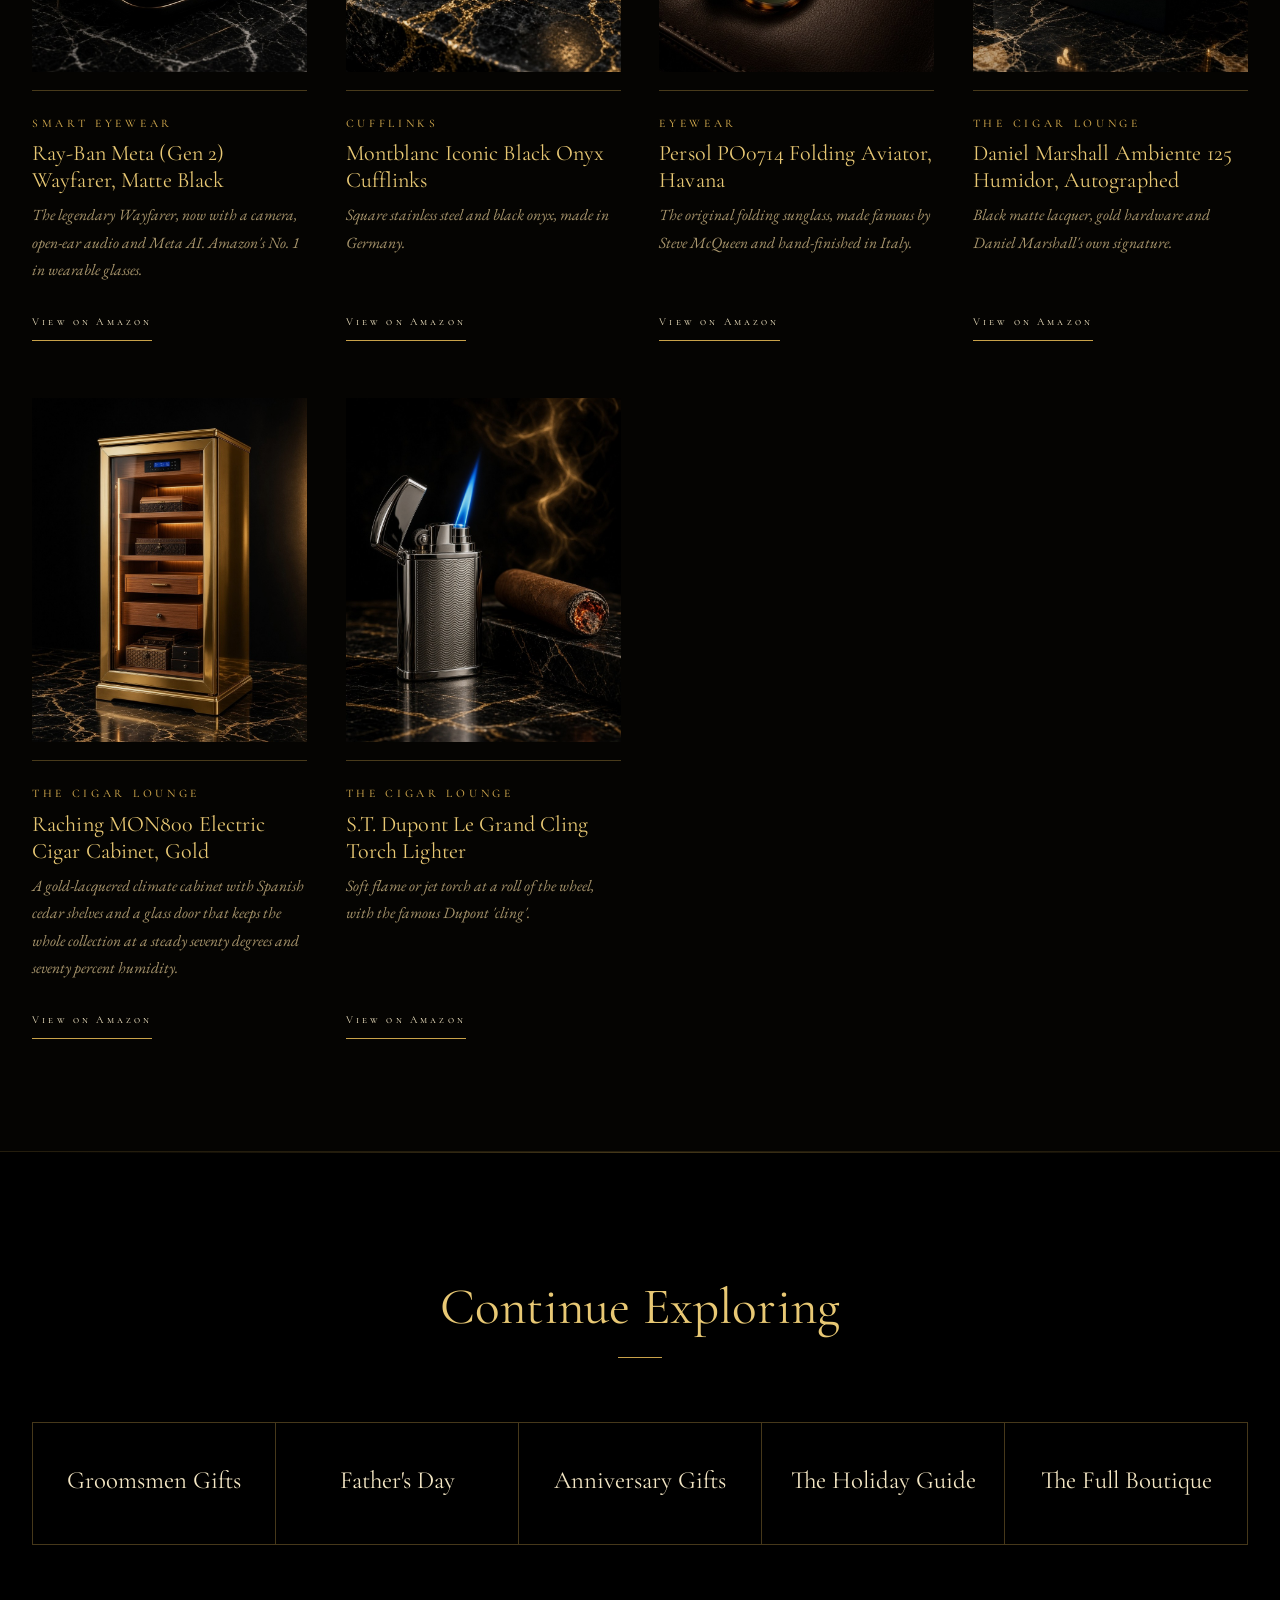
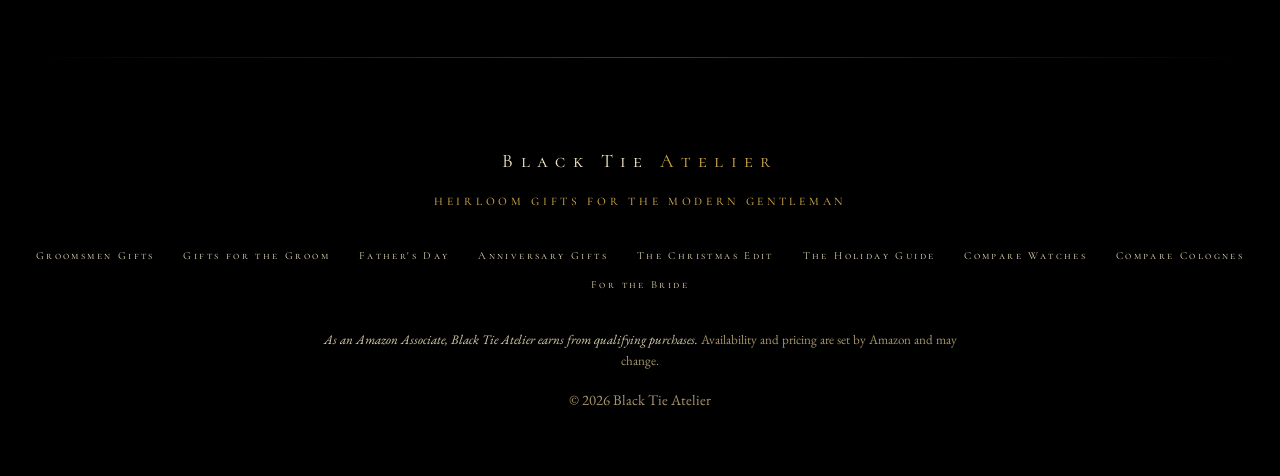
<file: groom.html>
<!doctype html><html lang="en"><head><meta charset="utf-8"><meta name="viewport" content="width=device-width,initial-scale=1">
<title>Luxury Gifts for the Groom — Wedding-Day Heirlooms</title><meta name="description" content="Wedding-day gifts for the groom: Swiss watches, gold cufflinks, Creed cologne and Baccarat crystal."><link rel="canonical" href="https://lulumoons.github.io/Black-Tie-Atelier/groom.html">
<meta property="og:type" content="website"><meta property="og:site_name" content="Black Tie Atelier"><meta property="og:title" content="Luxury Gifts for the Groom — Wedding-Day Heirlooms"><meta property="og:description" content="Wedding-day gifts for the groom: Swiss watches, gold cufflinks, Creed cologne and Baccarat crystal."><meta property="og:url" content="https://lulumoons.github.io/Black-Tie-Atelier/groom.html"><meta property="og:image" content="https://lulumoons.github.io/Black-Tie-Atelier/assets/share.jpg"><meta property="og:image:width" content="1200"><meta property="og:image:height" content="630">
<meta name="twitter:card" content="summary_large_image"><meta name="twitter:title" content="Luxury Gifts for the Groom — Wedding-Day Heirlooms"><meta name="twitter:description" content="Wedding-day gifts for the groom: Swiss watches, gold cufflinks, Creed cologne and Baccarat crystal."><meta name="twitter:image" content="https://lulumoons.github.io/Black-Tie-Atelier/assets/share.jpg">
<meta name="theme-color" content="#0d0e10"><link rel="preconnect" href="https://fonts.googleapis.com"><link rel="preconnect" href="https://fonts.gstatic.com" crossorigin><link href="https://fonts.googleapis.com/css2?family=Cormorant+Garamond:ital,wght@0,300;0,400;0,500;1,300;1,400&family=Cormorant+SC:wght@400;500&family=EB+Garamond:ital,wght@0,400;0,500;1,400&display=swap" rel="stylesheet"><link rel="stylesheet" href="style.css"></head><body>
<header><div class="bar"><a class="logo" href="index.html">Black Tie <span>Atelier</span></a><nav><a href="index.html#atelier">Fragrance</a><a href="index.html#watches">Timepieces</a><a href="index.html#cigar">Cigar Lounge</a><a href="index.html#budget">By Budget</a><a href="index.html#occasion">By Occasion</a><a href="index.html#guides">Gift Guides</a><a href="compare-watches.html">Compare</a><a href="https://lulumoons.github.io/Enchanted-Veil/">For the Bride</a></nav></div></header>
<div class="hero" style="min-height:min(52vh,480px);background-image:url(assets/banners/hero.jpg)"><div class="in"><span class="sc">Black Tie Atelier · Gift Guide</span><h1>Gifts for the Groom</h1><p>For the morning of the wedding, from the bride or the family: heirlooms that mark the day he'll remember for the rest of his life.</p></div></div>
<section id="picks" class="navy"><div class="wrap"><div class="head"><span class="sc">Curated</span><h2>The Gifts for the Groom Selection</h2><div class="rule"></div><p>18 pieces, each independently chosen.</p></div><div class="grid"><article class="card"><a class="ph" data-asin="B071CYS5ZZ" href="https://www.amazon.com/dp/B071CYS5ZZ?tag=enchantedveil-20" target="_blank" rel="sponsored noopener"><img src="assets/products/B071CYS5ZZ.jpg" alt="Creed Aventus Eau de Parfum, 50 ml" loading="lazy"></a>
<div class="cb"><span class="sc">Fragrance</span><h3>Creed Aventus Eau de Parfum, 50 ml</h3><p>Pineapple, birch and ambergris: the modern signature scent of confident men.</p><a class="btn" data-asin="B071CYS5ZZ" href="https://www.amazon.com/dp/B071CYS5ZZ?tag=enchantedveil-20" target="_blank" rel="sponsored noopener">View on Amazon</a></div></article><article class="card"><a class="ph" data-asin="B079WWWBQN" href="https://www.amazon.com/dp/B079WWWBQN?tag=enchantedveil-20" target="_blank" rel="sponsored noopener"><img src="assets/products/B079WWWBQN.jpg" alt="Creed Green Irish Tweed Eau de Parfum, 100 ml" loading="lazy"></a>
<div class="cb"><span class="sc">Fragrance</span><h3>Creed Green Irish Tweed Eau de Parfum, 100 ml</h3><p>Violet leaf, iris and sandalwood: a timeless green fougère.</p><a class="btn" data-asin="B079WWWBQN" href="https://www.amazon.com/dp/B079WWWBQN?tag=enchantedveil-20" target="_blank" rel="sponsored noopener">View on Amazon</a></div></article><article class="card"><a class="ph" data-asin="B0711VH8WD" href="https://www.amazon.com/dp/B0711VH8WD?tag=enchantedveil-20" target="_blank" rel="sponsored noopener"><img src="assets/products/B0711VH8WD.jpg" alt="Maison Francis Kurkdjian Baccarat Rouge 540, 200 ml" loading="lazy"></a>
<div class="cb"><span class="sc">Fragrance</span><h3>Maison Francis Kurkdjian Baccarat Rouge 540, 200 ml</h3><p>Saffron, amberwood and cedar in a luminous, unforgettable trail.</p><a class="btn" data-asin="B0711VH8WD" href="https://www.amazon.com/dp/B0711VH8WD?tag=enchantedveil-20" target="_blank" rel="sponsored noopener">View on Amazon</a></div></article><article class="card"><a class="ph" data-asin="B01CHW8OE2" href="https://www.amazon.com/dp/B01CHW8OE2?tag=enchantedveil-20" target="_blank" rel="sponsored noopener"><img src="assets/products/B01CHW8OE2.jpg" alt="Hamilton Jazzmaster Automatic 44 mm, Black Dial" loading="lazy"></a>
<div class="cb"><span class="sc">Timepiece</span><h3>Hamilton Jazzmaster Automatic 44 mm, Black Dial</h3><p>A commanding black dial with Swiss automatic movement.</p><a class="btn" data-asin="B01CHW8OE2" href="https://www.amazon.com/dp/B01CHW8OE2?tag=enchantedveil-20" target="_blank" rel="sponsored noopener">View on Amazon</a></div></article><article class="card"><a class="ph" data-asin="B08B4QP7NF" href="https://www.amazon.com/dp/B08B4QP7NF?tag=enchantedveil-20" target="_blank" rel="sponsored noopener"><img src="assets/products/B08B4QP7NF.jpg" alt="Hamilton Jazzmaster Automatic 40 mm, Blue Dial" loading="lazy"></a>
<div class="cb"><span class="sc">Timepiece</span><h3>Hamilton Jazzmaster Automatic 40 mm, Blue Dial</h3><p>Sunburst navy dial, classic proportions, everyday elegance.</p><a class="btn" data-asin="B08B4QP7NF" href="https://www.amazon.com/dp/B08B4QP7NF?tag=enchantedveil-20" target="_blank" rel="sponsored noopener">View on Amazon</a></div></article><article class="card"><a class="ph" data-asin="B09FYGBDF1" href="https://www.amazon.com/dp/B09FYGBDF1?tag=enchantedveil-20" target="_blank" rel="sponsored noopener"><img src="assets/products/B09FYGBDF1.jpg" alt="Tissot Le Locle Powermatic 80, Blue Dial" loading="lazy"></a>
<div class="cb"><span class="sc">Timepiece</span><h3>Tissot Le Locle Powermatic 80, Blue Dial</h3><p>Guilloché dial and 80-hour reserve from Swiss watchmaking&#x27;s cradle.</p><a class="btn" data-asin="B09FYGBDF1" href="https://www.amazon.com/dp/B09FYGBDF1?tag=enchantedveil-20" target="_blank" rel="sponsored noopener">View on Amazon</a></div></article><article class="card"><a class="ph" data-asin="B0058NTJDS" href="https://www.amazon.com/dp/B0058NTJDS?tag=enchantedveil-20" target="_blank" rel="sponsored noopener"><img src="assets/products/B0058NTJDS.jpg" alt="Montblanc Meisterstück Diamond Classique Fountain Pen" loading="lazy"></a>
<div class="cb"><span class="sc">Writing</span><h3>Montblanc Meisterstück Diamond Classique Fountain Pen</h3><p>The icon, crowned with a single diamond in the white star.</p><a class="btn" data-asin="B0058NTJDS" href="https://www.amazon.com/dp/B0058NTJDS?tag=enchantedveil-20" target="_blank" rel="sponsored noopener">View on Amazon</a></div></article><article class="card"><a class="ph" data-asin="B002UEX6IW" href="https://www.amazon.com/dp/B002UEX6IW?tag=enchantedveil-20" target="_blank" rel="sponsored noopener"><img src="assets/products/B002UEX6IW.jpg" alt="Baccarat Harmonie Square Whiskey Decanter" loading="lazy"></a>
<div class="cb"><span class="sc">Barware</span><h3>Baccarat Harmonie Square Whiskey Decanter</h3><p>Full-lead French crystal with signature vertical cuts.</p><a class="btn" data-asin="B002UEX6IW" href="https://www.amazon.com/dp/B002UEX6IW?tag=enchantedveil-20" target="_blank" rel="sponsored noopener">View on Amazon</a></div></article><article class="card"><a class="ph" data-asin="B0055OCTV4" href="https://www.amazon.com/dp/B0055OCTV4?tag=enchantedveil-20" target="_blank" rel="sponsored noopener"><img src="assets/products/B0055OCTV4.jpg" alt="Wolf Heritage Triple Watch Winder" loading="lazy"></a>
<div class="cb"><span class="sc">The Study</span><h3>Wolf Heritage Triple Watch Winder</h3><p>Keeps three automatics wound and ready, in lacquered style.</p><a class="btn" data-asin="B0055OCTV4" href="https://www.amazon.com/dp/B0055OCTV4?tag=enchantedveil-20" target="_blank" rel="sponsored noopener">View on Amazon</a></div></article><article class="card"><a class="ph" data-asin="B06XVHDW7P" href="https://www.amazon.com/dp/B06XVHDW7P?tag=enchantedveil-20" target="_blank" rel="sponsored noopener"><img src="assets/products/B06XVHDW7P.jpg" alt="Daniel Marshall 125-Cigar Burl Humidor" loading="lazy"></a>
<div class="cb"><span class="sc">The Cigar Lounge</span><h3>Daniel Marshall 125-Cigar Burl Humidor</h3><p>Hand-finished burl wood with a precision Spanish-cedar lining.</p><a class="btn" data-asin="B06XVHDW7P" href="https://www.amazon.com/dp/B06XVHDW7P?tag=enchantedveil-20" target="_blank" rel="sponsored noopener">View on Amazon</a></div></article><article class="card"><a class="ph" data-asin="B0FYRY87FG" href="https://www.amazon.com/dp/B0FYRY87FG?tag=enchantedveil-20" target="_blank" rel="sponsored noopener"><img src="assets/products/B0FYRY87FG.jpg" alt="Braun Series 9 PRO+ 9677cc with PowerCase" loading="lazy"></a>
<div class="cb"><span class="sc">Grooming</span><h3>Braun Series 9 PRO+ 9677cc with PowerCase</h3><p>Braun&#x27;s flagship foil shaver, with a cleaning centre and a pocket charging case for the travelling man.</p><a class="btn" data-asin="B0FYRY87FG" href="https://www.amazon.com/dp/B0FYRY87FG?tag=enchantedveil-20" target="_blank" rel="sponsored noopener">View on Amazon</a></div></article><article class="card"><a class="ph" data-asin="B0GSS4SGZR" href="https://www.amazon.com/dp/B0GSS4SGZR?tag=enchantedveil-20" target="_blank" rel="sponsored noopener"><img src="assets/products/B0GSS4SGZR.jpg" alt="Apple AirPods Max 2, Midnight" loading="lazy"></a>
<div class="cb"><span class="sc">Audio</span><h3>Apple AirPods Max 2, Midnight</h3><p>Among the season&#x27;s most-ordered gifts: sculpted aluminium and immersive, studio-calibrated sound.</p><a class="btn" data-asin="B0GSS4SGZR" href="https://www.amazon.com/dp/B0GSS4SGZR?tag=enchantedveil-20" target="_blank" rel="sponsored noopener">View on Amazon</a></div></article><article class="card"><a class="ph" data-asin="B0FLYDJHB4" href="https://www.amazon.com/dp/B0FLYDJHB4?tag=enchantedveil-20" target="_blank" rel="sponsored noopener"><img src="assets/products/B0FLYDJHB4.jpg" alt="Ray-Ban Meta (Gen 2) Wayfarer, Matte Black" loading="lazy"></a>
<div class="cb"><span class="sc">Smart Eyewear</span><h3>Ray-Ban Meta (Gen 2) Wayfarer, Matte Black</h3><p>The legendary Wayfarer, now with a camera, open-ear audio and Meta AI. Amazon&#x27;s No. 1 in wearable glasses.</p><a class="btn" data-asin="B0FLYDJHB4" href="https://www.amazon.com/dp/B0FLYDJHB4?tag=enchantedveil-20" target="_blank" rel="sponsored noopener">View on Amazon</a></div></article><article class="card"><a class="ph" data-asin="B00RN6HNFY" href="https://www.amazon.com/dp/B00RN6HNFY?tag=enchantedveil-20" target="_blank" rel="sponsored noopener"><img src="assets/products/B00RN6HNFY.jpg" alt="Montblanc Iconic Black Onyx Cufflinks" loading="lazy"></a>
<div class="cb"><span class="sc">Cufflinks</span><h3>Montblanc Iconic Black Onyx Cufflinks</h3><p>Square stainless steel and black onyx, made in Germany.</p><a class="btn" data-asin="B00RN6HNFY" href="https://www.amazon.com/dp/B00RN6HNFY?tag=enchantedveil-20" target="_blank" rel="sponsored noopener">View on Amazon</a></div></article><article class="card"><a class="ph" data-asin="B005G07GKG" href="https://www.amazon.com/dp/B005G07GKG?tag=enchantedveil-20" target="_blank" rel="sponsored noopener"><img src="assets/products/B005G07GKG.jpg" alt="Persol PO0714 Folding Aviator, Havana" loading="lazy"></a>
<div class="cb"><span class="sc">Eyewear</span><h3>Persol PO0714 Folding Aviator, Havana</h3><p>The original folding sunglass, made famous by Steve McQueen and hand-finished in Italy.</p><a class="btn" data-asin="B005G07GKG" href="https://www.amazon.com/dp/B005G07GKG?tag=enchantedveil-20" target="_blank" rel="sponsored noopener">View on Amazon</a></div></article><article class="card"><a class="ph" data-asin="B08818JFDZ" href="https://www.amazon.com/dp/B08818JFDZ?tag=enchantedveil-20" target="_blank" rel="sponsored noopener"><img src="assets/products/B08818JFDZ.jpg" alt="Daniel Marshall Ambiente 125 Humidor, Autographed" loading="lazy"></a>
<div class="cb"><span class="sc">The Cigar Lounge</span><h3>Daniel Marshall Ambiente 125 Humidor, Autographed</h3><p>Black matte lacquer, gold hardware and Daniel Marshall&#x27;s own signature.</p><a class="btn" data-asin="B08818JFDZ" href="https://www.amazon.com/dp/B08818JFDZ?tag=enchantedveil-20" target="_blank" rel="sponsored noopener">View on Amazon</a></div></article><article class="card"><a class="ph" data-asin="B09FXR9X18" href="https://www.amazon.com/dp/B09FXR9X18?tag=enchantedveil-20" target="_blank" rel="sponsored noopener"><img src="assets/products/B09FXR9X18.jpg" alt="Raching MON800 Electric Cigar Cabinet, Gold" loading="lazy"></a>
<div class="cb"><span class="sc">The Cigar Lounge</span><h3>Raching MON800 Electric Cigar Cabinet, Gold</h3><p>A gold-lacquered climate cabinet with Spanish cedar shelves and a glass door that keeps the whole collection at a steady seventy degrees and seventy percent humidity.</p><a class="btn" data-asin="B09FXR9X18" href="https://www.amazon.com/dp/B09FXR9X18?tag=enchantedveil-20" target="_blank" rel="sponsored noopener">View on Amazon</a></div></article><article class="card"><a class="ph" data-asin="B0F8RFPCMN" href="https://www.amazon.com/dp/B0F8RFPCMN?tag=enchantedveil-20" target="_blank" rel="sponsored noopener"><img src="assets/products/B0F8RFPCMN.jpg" alt="S.T. Dupont Le Grand Cling Torch Lighter" loading="lazy"></a>
<div class="cb"><span class="sc">The Cigar Lounge</span><h3>S.T. Dupont Le Grand Cling Torch Lighter</h3><p>Soft flame or jet torch at a roll of the wheel, with the famous Dupont &#x27;cling&#x27;.</p><a class="btn" data-asin="B0F8RFPCMN" href="https://www.amazon.com/dp/B0F8RFPCMN?tag=enchantedveil-20" target="_blank" rel="sponsored noopener">View on Amazon</a></div></article></div></div></section>
<section id="more" class=""><div class="wrap"><div class="head"><span class="sc"></span><h2>Continue Exploring</h2><div class="rule"></div><p></p></div><div class="tiles"><a class="tile" href="groomsmen.html"><b>Groomsmen Gifts</b></a><a class="tile" href="fathers-day.html"><b>Father's Day</b></a><a class="tile" href="anniversary.html"><b>Anniversary Gifts</b></a><a class="tile" href="holiday.html"><b>The Holiday Guide</b></a><a class="tile" href="index.html"><b>The Full Boutique</b></a></div></div></section>
<footer><div class="wrap"><div class="logo">Black Tie <span>Atelier</span></div><p class="sc">Heirloom gifts for the modern gentleman</p>
<p class="fnav"><a href="groomsmen.html">Groomsmen Gifts</a><a href="groom.html">Gifts for the Groom</a><a href="fathers-day.html">Father's Day</a><a href="anniversary.html">Anniversary Gifts</a><a href="christmas.html">The Christmas Edit</a><a href="holiday.html">The Holiday Guide</a><a href="compare-watches.html">Compare Watches</a><a href="compare-colognes.html">Compare Colognes</a><a href="https://lulumoons.github.io/Enchanted-Veil/">For the Bride</a></p>
<p class="fine"><em>As an Amazon Associate, Black Tie Atelier earns from qualifying purchases.</em> Availability and pricing are set by Amazon and may change.</p><p>&copy; 2026 Black Tie Atelier</p></div></footer>
<script>const AFFILIATE_TAG="enchantedveil-20";document.querySelectorAll('a[data-asin]').forEach(a=>{a.href='https://www.amazon.com/dp/'+a.dataset.asin+'?tag='+AFFILIATE_TAG;a.target='_blank';a.rel='sponsored noopener'});</script></body></html>
</file>
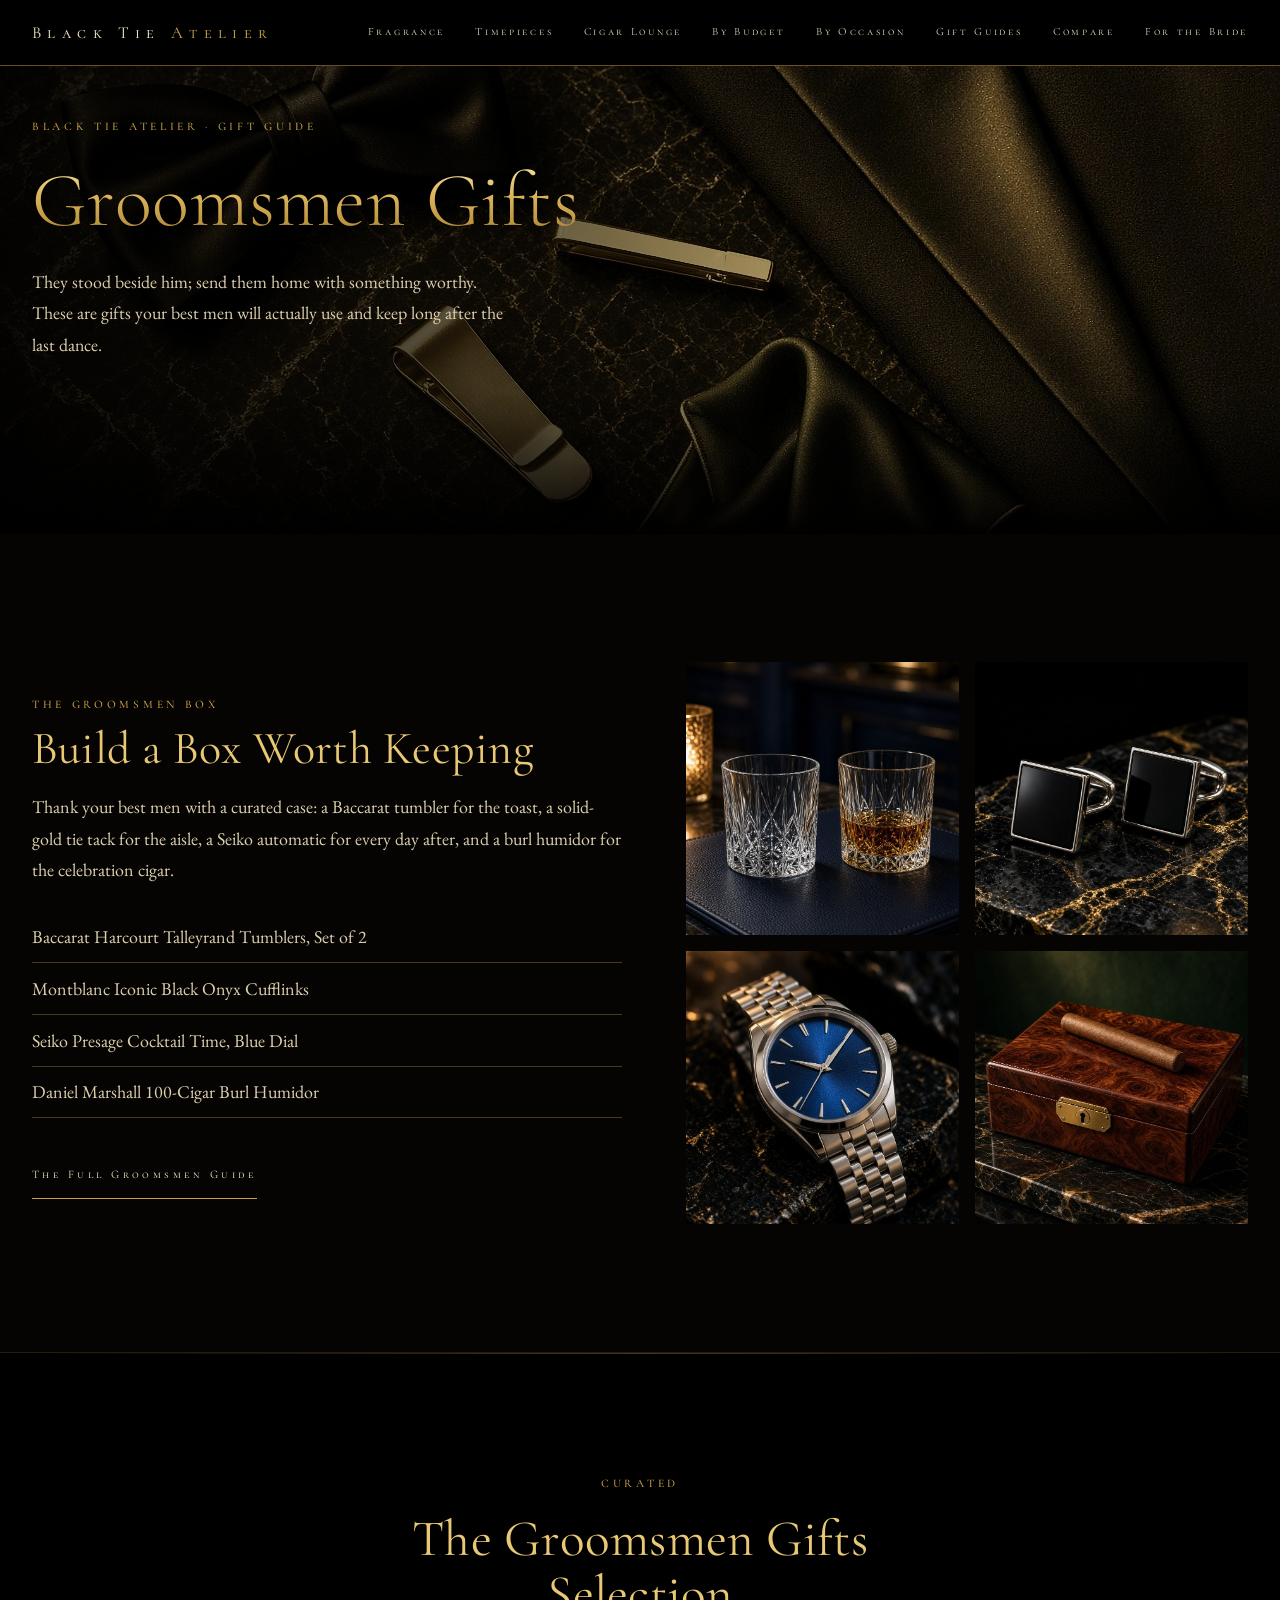
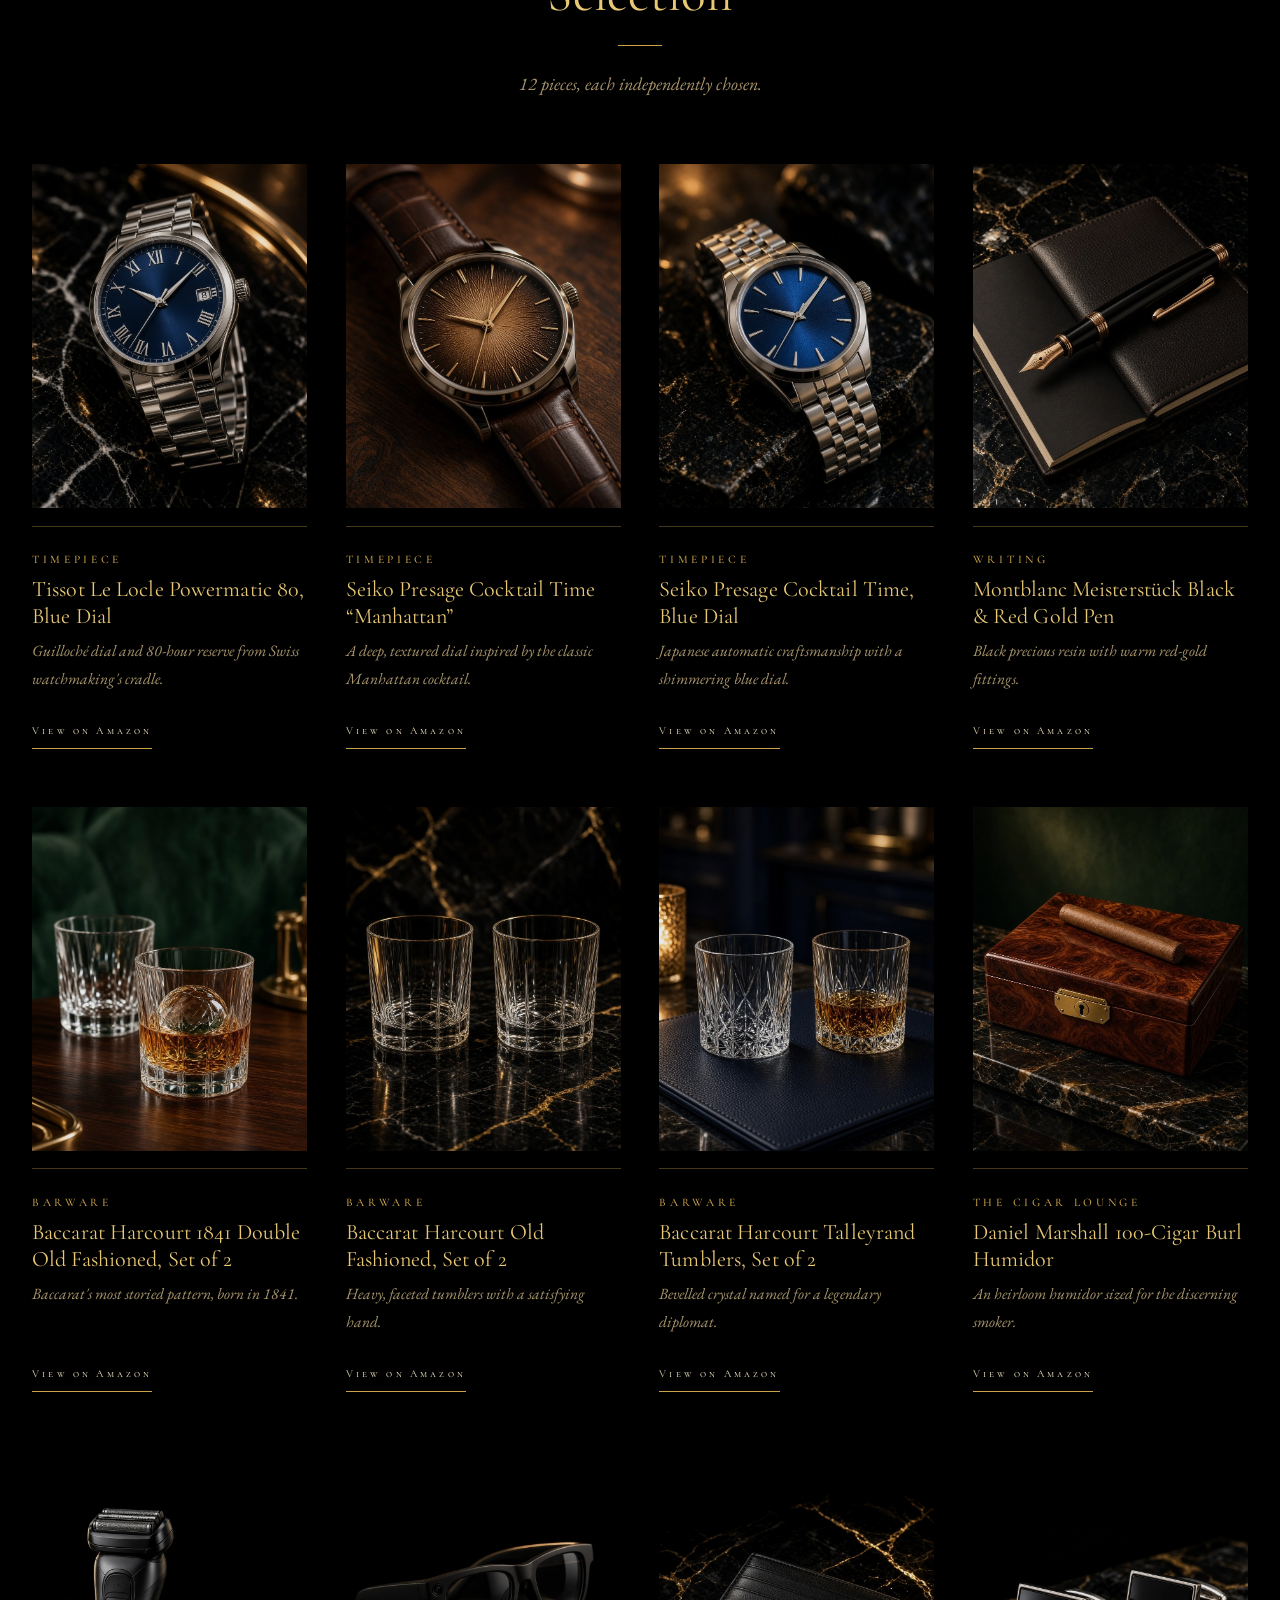
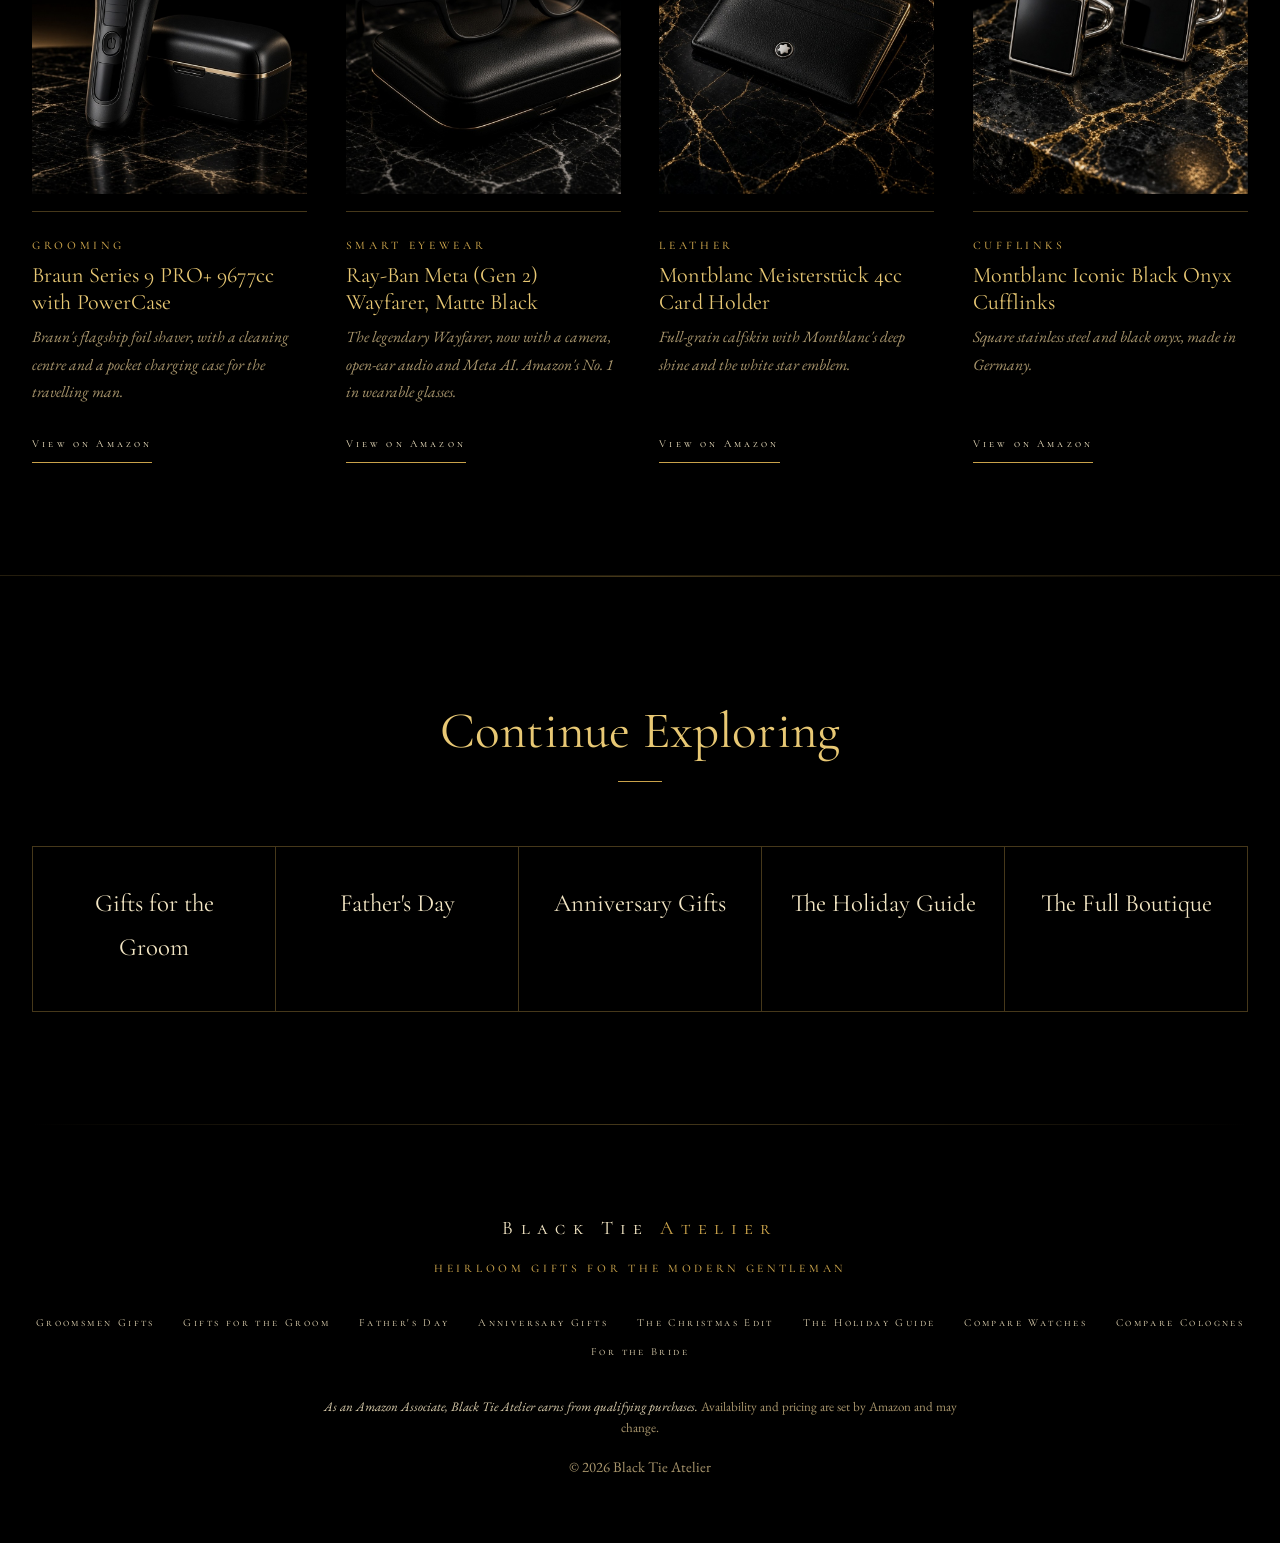
<file: groomsmen.html>
<!doctype html><html lang="en"><head><meta charset="utf-8"><meta name="viewport" content="width=device-width,initial-scale=1">
<title>Luxury Groomsmen Gifts — Heirloom Thanks for Your Best Men</title><meta name="description" content="Refined groomsmen gifts: Baccarat tumblers, gold tie bars, automatic watches and humidors your best men will keep for life."><link rel="canonical" href="https://lulumoons.github.io/Black-Tie-Atelier/groomsmen.html">
<meta property="og:type" content="website"><meta property="og:site_name" content="Black Tie Atelier"><meta property="og:title" content="Luxury Groomsmen Gifts — Heirloom Thanks for Your Best Men"><meta property="og:description" content="Refined groomsmen gifts: Baccarat tumblers, gold tie bars, automatic watches and humidors your best men will keep for life."><meta property="og:url" content="https://lulumoons.github.io/Black-Tie-Atelier/groomsmen.html"><meta property="og:image" content="https://lulumoons.github.io/Black-Tie-Atelier/assets/share.jpg"><meta property="og:image:width" content="1200"><meta property="og:image:height" content="630">
<meta name="twitter:card" content="summary_large_image"><meta name="twitter:title" content="Luxury Groomsmen Gifts — Heirloom Thanks for Your Best Men"><meta name="twitter:description" content="Refined groomsmen gifts: Baccarat tumblers, gold tie bars, automatic watches and humidors your best men will keep for life."><meta name="twitter:image" content="https://lulumoons.github.io/Black-Tie-Atelier/assets/share.jpg">
<meta name="theme-color" content="#0d0e10"><link rel="preconnect" href="https://fonts.googleapis.com"><link rel="preconnect" href="https://fonts.gstatic.com" crossorigin><link href="https://fonts.googleapis.com/css2?family=Cormorant+Garamond:ital,wght@0,300;0,400;0,500;1,300;1,400&family=Cormorant+SC:wght@400;500&family=EB+Garamond:ital,wght@0,400;0,500;1,400&display=swap" rel="stylesheet"><link rel="stylesheet" href="style.css"></head><body>
<header><div class="bar"><a class="logo" href="index.html">Black Tie <span>Atelier</span></a><nav><a href="index.html#atelier">Fragrance</a><a href="index.html#watches">Timepieces</a><a href="index.html#cigar">Cigar Lounge</a><a href="index.html#budget">By Budget</a><a href="index.html#occasion">By Occasion</a><a href="index.html#guides">Gift Guides</a><a href="compare-watches.html">Compare</a><a href="https://lulumoons.github.io/Enchanted-Veil/">For the Bride</a></nav></div></header>
<div class="hero" style="min-height:min(52vh,480px);background-image:url(assets/banners/blacktie.jpg)"><div class="in"><span class="sc">Black Tie Atelier · Gift Guide</span><h1>Groomsmen Gifts</h1><p>They stood beside him; send them home with something worthy. These are gifts your best men will actually use and keep long after the last dance.</p></div></div>
<section class="forest"><div class="wrap"><div class="box"><div><span class="sc">The Groomsmen Box</span><h2 style="margin:.3rem 0">Build a Box Worth Keeping</h2><p>Thank your best men with a curated case: a Baccarat tumbler for the toast, a solid-gold tie tack for the aisle, a Seiko automatic for every day after, and a burl humidor for the celebration cigar.</p><ul><li><a data-asin="B078XXN1N9" href="https://www.amazon.com/dp/B078XXN1N9?tag=enchantedveil-20" target="_blank" rel="sponsored noopener">Baccarat Harcourt Talleyrand Tumblers, Set of 2</a></li><li><a data-asin="B00RN6HNFY" href="https://www.amazon.com/dp/B00RN6HNFY?tag=enchantedveil-20" target="_blank" rel="sponsored noopener">Montblanc Iconic Black Onyx Cufflinks</a></li><li><a data-asin="B07979L8JB" href="https://www.amazon.com/dp/B07979L8JB?tag=enchantedveil-20" target="_blank" rel="sponsored noopener">Seiko Presage Cocktail Time, Blue Dial</a></li><li><a data-asin="B06XVFYJXR" href="https://www.amazon.com/dp/B06XVFYJXR?tag=enchantedveil-20" target="_blank" rel="sponsored noopener">Daniel Marshall 100-Cigar Burl Humidor</a></li></ul><a class="btn" href="groomsmen.html">The Full Groomsmen Guide</a></div><div class="mini"><a data-asin="B078XXN1N9" href="https://www.amazon.com/dp/B078XXN1N9?tag=enchantedveil-20" target="_blank" rel="sponsored noopener"><img src="assets/products/B078XXN1N9.jpg" alt="Baccarat Harcourt Talleyrand Tumblers, Set of 2"></a><a data-asin="B00RN6HNFY" href="https://www.amazon.com/dp/B00RN6HNFY?tag=enchantedveil-20" target="_blank" rel="sponsored noopener"><img src="assets/products/B00RN6HNFY.jpg" alt="Montblanc Iconic Black Onyx Cufflinks"></a><a data-asin="B07979L8JB" href="https://www.amazon.com/dp/B07979L8JB?tag=enchantedveil-20" target="_blank" rel="sponsored noopener"><img src="assets/products/B07979L8JB.jpg" alt="Seiko Presage Cocktail Time, Blue Dial"></a><a data-asin="B06XVFYJXR" href="https://www.amazon.com/dp/B06XVFYJXR?tag=enchantedveil-20" target="_blank" rel="sponsored noopener"><img src="assets/products/B06XVFYJXR.jpg" alt="Daniel Marshall 100-Cigar Burl Humidor"></a></div></div></div></section>
<section id="picks" class=""><div class="wrap"><div class="head"><span class="sc">Curated</span><h2>The Groomsmen Gifts Selection</h2><div class="rule"></div><p>12 pieces, each independently chosen.</p></div><div class="grid"><article class="card"><a class="ph" data-asin="B09FYGBDF1" href="https://www.amazon.com/dp/B09FYGBDF1?tag=enchantedveil-20" target="_blank" rel="sponsored noopener"><img src="assets/products/B09FYGBDF1.jpg" alt="Tissot Le Locle Powermatic 80, Blue Dial" loading="lazy"></a>
<div class="cb"><span class="sc">Timepiece</span><h3>Tissot Le Locle Powermatic 80, Blue Dial</h3><p>Guilloché dial and 80-hour reserve from Swiss watchmaking&#x27;s cradle.</p><a class="btn" data-asin="B09FYGBDF1" href="https://www.amazon.com/dp/B09FYGBDF1?tag=enchantedveil-20" target="_blank" rel="sponsored noopener">View on Amazon</a></div></article><article class="card"><a class="ph" data-asin="B071FB8VVR" href="https://www.amazon.com/dp/B071FB8VVR?tag=enchantedveil-20" target="_blank" rel="sponsored noopener"><img src="assets/products/B071FB8VVR.jpg" alt="Seiko Presage Cocktail Time “Manhattan”" loading="lazy"></a>
<div class="cb"><span class="sc">Timepiece</span><h3>Seiko Presage Cocktail Time “Manhattan”</h3><p>A deep, textured dial inspired by the classic Manhattan cocktail.</p><a class="btn" data-asin="B071FB8VVR" href="https://www.amazon.com/dp/B071FB8VVR?tag=enchantedveil-20" target="_blank" rel="sponsored noopener">View on Amazon</a></div></article><article class="card"><a class="ph" data-asin="B07979L8JB" href="https://www.amazon.com/dp/B07979L8JB?tag=enchantedveil-20" target="_blank" rel="sponsored noopener"><img src="assets/products/B07979L8JB.jpg" alt="Seiko Presage Cocktail Time, Blue Dial" loading="lazy"></a>
<div class="cb"><span class="sc">Timepiece</span><h3>Seiko Presage Cocktail Time, Blue Dial</h3><p>Japanese automatic craftsmanship with a shimmering blue dial.</p><a class="btn" data-asin="B07979L8JB" href="https://www.amazon.com/dp/B07979L8JB?tag=enchantedveil-20" target="_blank" rel="sponsored noopener">View on Amazon</a></div></article><article class="card"><a class="ph" data-asin="B01N5BLP76" href="https://www.amazon.com/dp/B01N5BLP76?tag=enchantedveil-20" target="_blank" rel="sponsored noopener"><img src="assets/products/B01N5BLP76.jpg" alt="Montblanc Meisterstück Black &amp; Red Gold Pen" loading="lazy"></a>
<div class="cb"><span class="sc">Writing</span><h3>Montblanc Meisterstück Black &amp; Red Gold Pen</h3><p>Black precious resin with warm red-gold fittings.</p><a class="btn" data-asin="B01N5BLP76" href="https://www.amazon.com/dp/B01N5BLP76?tag=enchantedveil-20" target="_blank" rel="sponsored noopener">View on Amazon</a></div></article><article class="card"><a class="ph" data-asin="B07D2JZG5S" href="https://www.amazon.com/dp/B07D2JZG5S?tag=enchantedveil-20" target="_blank" rel="sponsored noopener"><img src="assets/products/B07D2JZG5S.jpg" alt="Baccarat Harcourt 1841 Double Old Fashioned, Set of 2" loading="lazy"></a>
<div class="cb"><span class="sc">Barware</span><h3>Baccarat Harcourt 1841 Double Old Fashioned, Set of 2</h3><p>Baccarat&#x27;s most storied pattern, born in 1841.</p><a class="btn" data-asin="B07D2JZG5S" href="https://www.amazon.com/dp/B07D2JZG5S?tag=enchantedveil-20" target="_blank" rel="sponsored noopener">View on Amazon</a></div></article><article class="card"><a class="ph" data-asin="B01DRHM62C" href="https://www.amazon.com/dp/B01DRHM62C?tag=enchantedveil-20" target="_blank" rel="sponsored noopener"><img src="assets/products/B01DRHM62C.jpg" alt="Baccarat Harcourt Old Fashioned, Set of 2" loading="lazy"></a>
<div class="cb"><span class="sc">Barware</span><h3>Baccarat Harcourt Old Fashioned, Set of 2</h3><p>Heavy, faceted tumblers with a satisfying hand.</p><a class="btn" data-asin="B01DRHM62C" href="https://www.amazon.com/dp/B01DRHM62C?tag=enchantedveil-20" target="_blank" rel="sponsored noopener">View on Amazon</a></div></article><article class="card"><a class="ph" data-asin="B078XXN1N9" href="https://www.amazon.com/dp/B078XXN1N9?tag=enchantedveil-20" target="_blank" rel="sponsored noopener"><img src="assets/products/B078XXN1N9.jpg" alt="Baccarat Harcourt Talleyrand Tumblers, Set of 2" loading="lazy"></a>
<div class="cb"><span class="sc">Barware</span><h3>Baccarat Harcourt Talleyrand Tumblers, Set of 2</h3><p>Bevelled crystal named for a legendary diplomat.</p><a class="btn" data-asin="B078XXN1N9" href="https://www.amazon.com/dp/B078XXN1N9?tag=enchantedveil-20" target="_blank" rel="sponsored noopener">View on Amazon</a></div></article><article class="card"><a class="ph" data-asin="B06XVFYJXR" href="https://www.amazon.com/dp/B06XVFYJXR?tag=enchantedveil-20" target="_blank" rel="sponsored noopener"><img src="assets/products/B06XVFYJXR.jpg" alt="Daniel Marshall 100-Cigar Burl Humidor" loading="lazy"></a>
<div class="cb"><span class="sc">The Cigar Lounge</span><h3>Daniel Marshall 100-Cigar Burl Humidor</h3><p>An heirloom humidor sized for the discerning smoker.</p><a class="btn" data-asin="B06XVFYJXR" href="https://www.amazon.com/dp/B06XVFYJXR?tag=enchantedveil-20" target="_blank" rel="sponsored noopener">View on Amazon</a></div></article><article class="card"><a class="ph" data-asin="B0FYRY87FG" href="https://www.amazon.com/dp/B0FYRY87FG?tag=enchantedveil-20" target="_blank" rel="sponsored noopener"><img src="assets/products/B0FYRY87FG.jpg" alt="Braun Series 9 PRO+ 9677cc with PowerCase" loading="lazy"></a>
<div class="cb"><span class="sc">Grooming</span><h3>Braun Series 9 PRO+ 9677cc with PowerCase</h3><p>Braun&#x27;s flagship foil shaver, with a cleaning centre and a pocket charging case for the travelling man.</p><a class="btn" data-asin="B0FYRY87FG" href="https://www.amazon.com/dp/B0FYRY87FG?tag=enchantedveil-20" target="_blank" rel="sponsored noopener">View on Amazon</a></div></article><article class="card"><a class="ph" data-asin="B0FLYDJHB4" href="https://www.amazon.com/dp/B0FLYDJHB4?tag=enchantedveil-20" target="_blank" rel="sponsored noopener"><img src="assets/products/B0FLYDJHB4.jpg" alt="Ray-Ban Meta (Gen 2) Wayfarer, Matte Black" loading="lazy"></a>
<div class="cb"><span class="sc">Smart Eyewear</span><h3>Ray-Ban Meta (Gen 2) Wayfarer, Matte Black</h3><p>The legendary Wayfarer, now with a camera, open-ear audio and Meta AI. Amazon&#x27;s No. 1 in wearable glasses.</p><a class="btn" data-asin="B0FLYDJHB4" href="https://www.amazon.com/dp/B0FLYDJHB4?tag=enchantedveil-20" target="_blank" rel="sponsored noopener">View on Amazon</a></div></article><article class="card"><a class="ph" data-asin="B006QX3TBC" href="https://www.amazon.com/dp/B006QX3TBC?tag=enchantedveil-20" target="_blank" rel="sponsored noopener"><img src="assets/products/B006QX3TBC.jpg" alt="Montblanc Meisterstück 4cc Card Holder" loading="lazy"></a>
<div class="cb"><span class="sc">Leather</span><h3>Montblanc Meisterstück 4cc Card Holder</h3><p>Full-grain calfskin with Montblanc&#x27;s deep shine and the white star emblem.</p><a class="btn" data-asin="B006QX3TBC" href="https://www.amazon.com/dp/B006QX3TBC?tag=enchantedveil-20" target="_blank" rel="sponsored noopener">View on Amazon</a></div></article><article class="card"><a class="ph" data-asin="B00RN6HNFY" href="https://www.amazon.com/dp/B00RN6HNFY?tag=enchantedveil-20" target="_blank" rel="sponsored noopener"><img src="assets/products/B00RN6HNFY.jpg" alt="Montblanc Iconic Black Onyx Cufflinks" loading="lazy"></a>
<div class="cb"><span class="sc">Cufflinks</span><h3>Montblanc Iconic Black Onyx Cufflinks</h3><p>Square stainless steel and black onyx, made in Germany.</p><a class="btn" data-asin="B00RN6HNFY" href="https://www.amazon.com/dp/B00RN6HNFY?tag=enchantedveil-20" target="_blank" rel="sponsored noopener">View on Amazon</a></div></article></div></div></section>
<section id="more" class=""><div class="wrap"><div class="head"><span class="sc"></span><h2>Continue Exploring</h2><div class="rule"></div><p></p></div><div class="tiles"><a class="tile" href="groom.html"><b>Gifts for the Groom</b></a><a class="tile" href="fathers-day.html"><b>Father's Day</b></a><a class="tile" href="anniversary.html"><b>Anniversary Gifts</b></a><a class="tile" href="holiday.html"><b>The Holiday Guide</b></a><a class="tile" href="index.html"><b>The Full Boutique</b></a></div></div></section>
<footer><div class="wrap"><div class="logo">Black Tie <span>Atelier</span></div><p class="sc">Heirloom gifts for the modern gentleman</p>
<p class="fnav"><a href="groomsmen.html">Groomsmen Gifts</a><a href="groom.html">Gifts for the Groom</a><a href="fathers-day.html">Father's Day</a><a href="anniversary.html">Anniversary Gifts</a><a href="christmas.html">The Christmas Edit</a><a href="holiday.html">The Holiday Guide</a><a href="compare-watches.html">Compare Watches</a><a href="compare-colognes.html">Compare Colognes</a><a href="https://lulumoons.github.io/Enchanted-Veil/">For the Bride</a></p>
<p class="fine"><em>As an Amazon Associate, Black Tie Atelier earns from qualifying purchases.</em> Availability and pricing are set by Amazon and may change.</p><p>&copy; 2026 Black Tie Atelier</p></div></footer>
<script>const AFFILIATE_TAG="enchantedveil-20";document.querySelectorAll('a[data-asin]').forEach(a=>{a.href='https://www.amazon.com/dp/'+a.dataset.asin+'?tag='+AFFILIATE_TAG;a.target='_blank';a.rel='sponsored noopener'});</script></body></html>
</file>
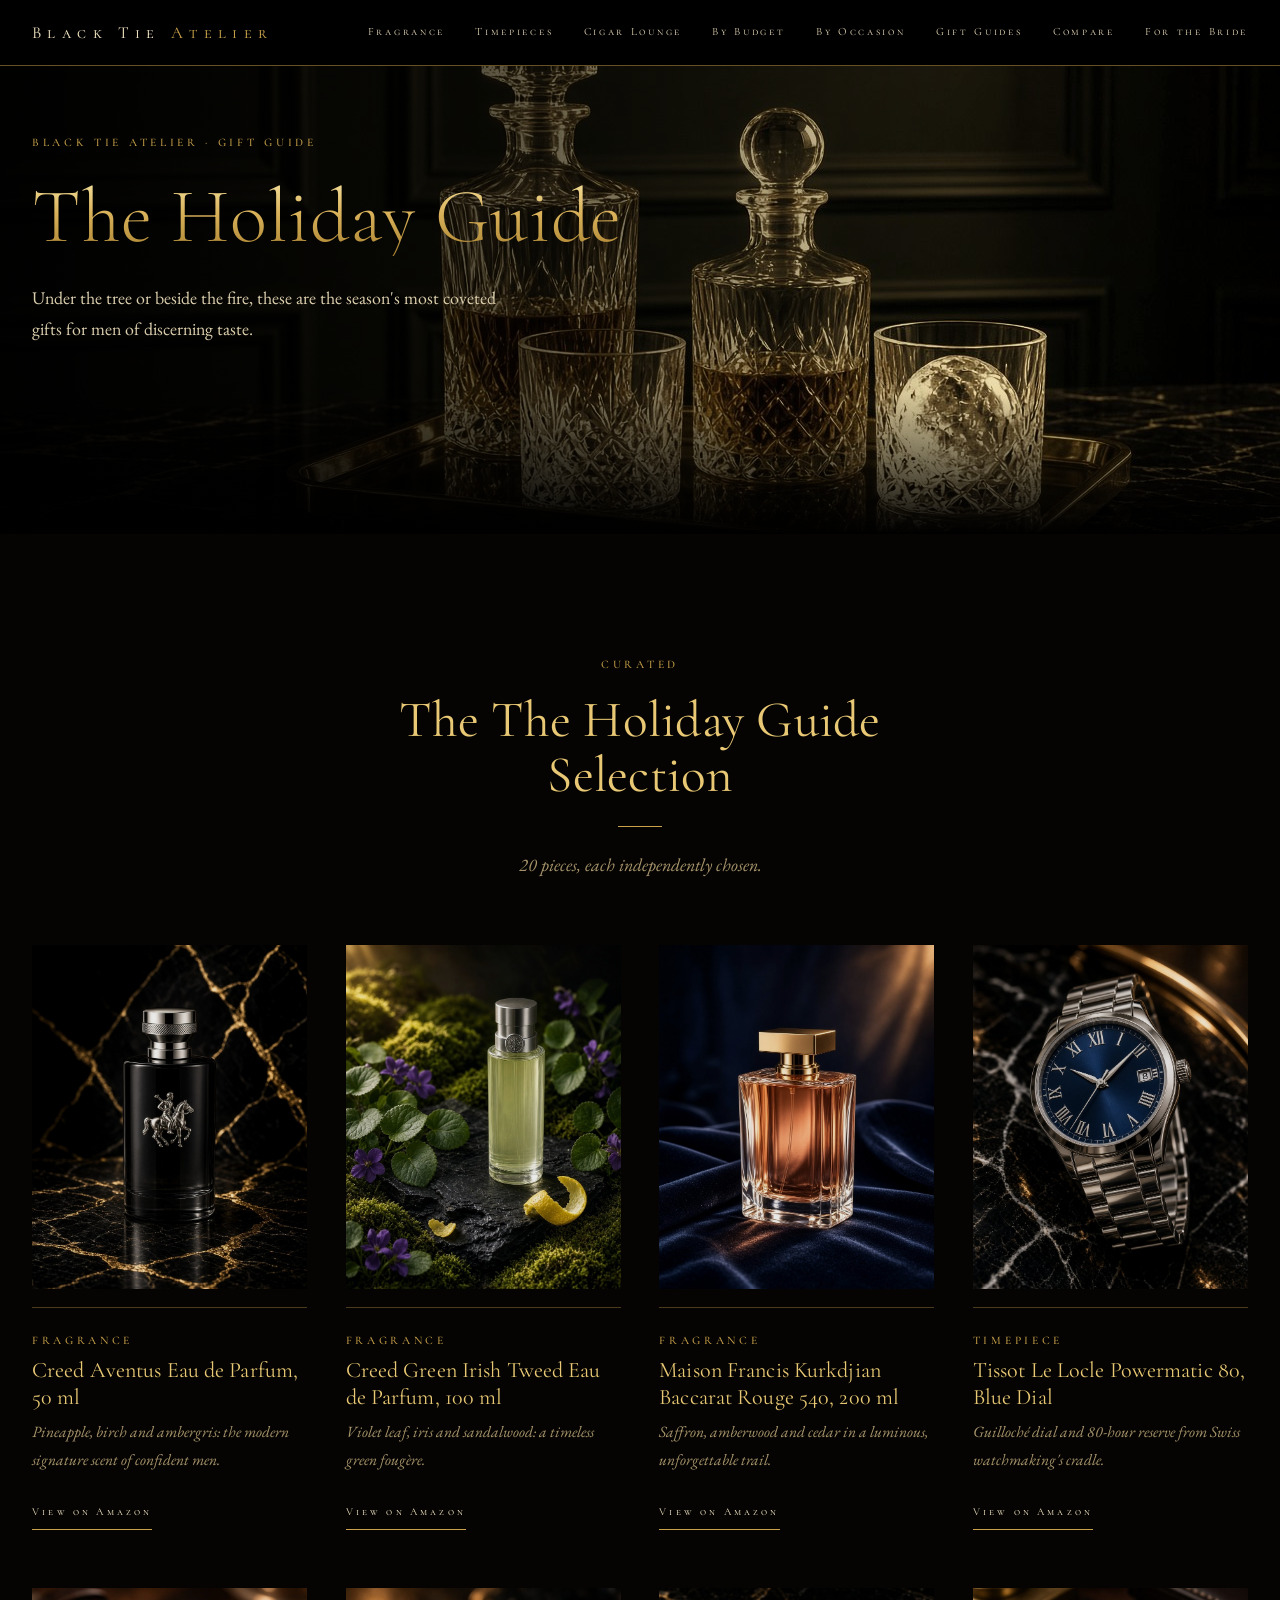
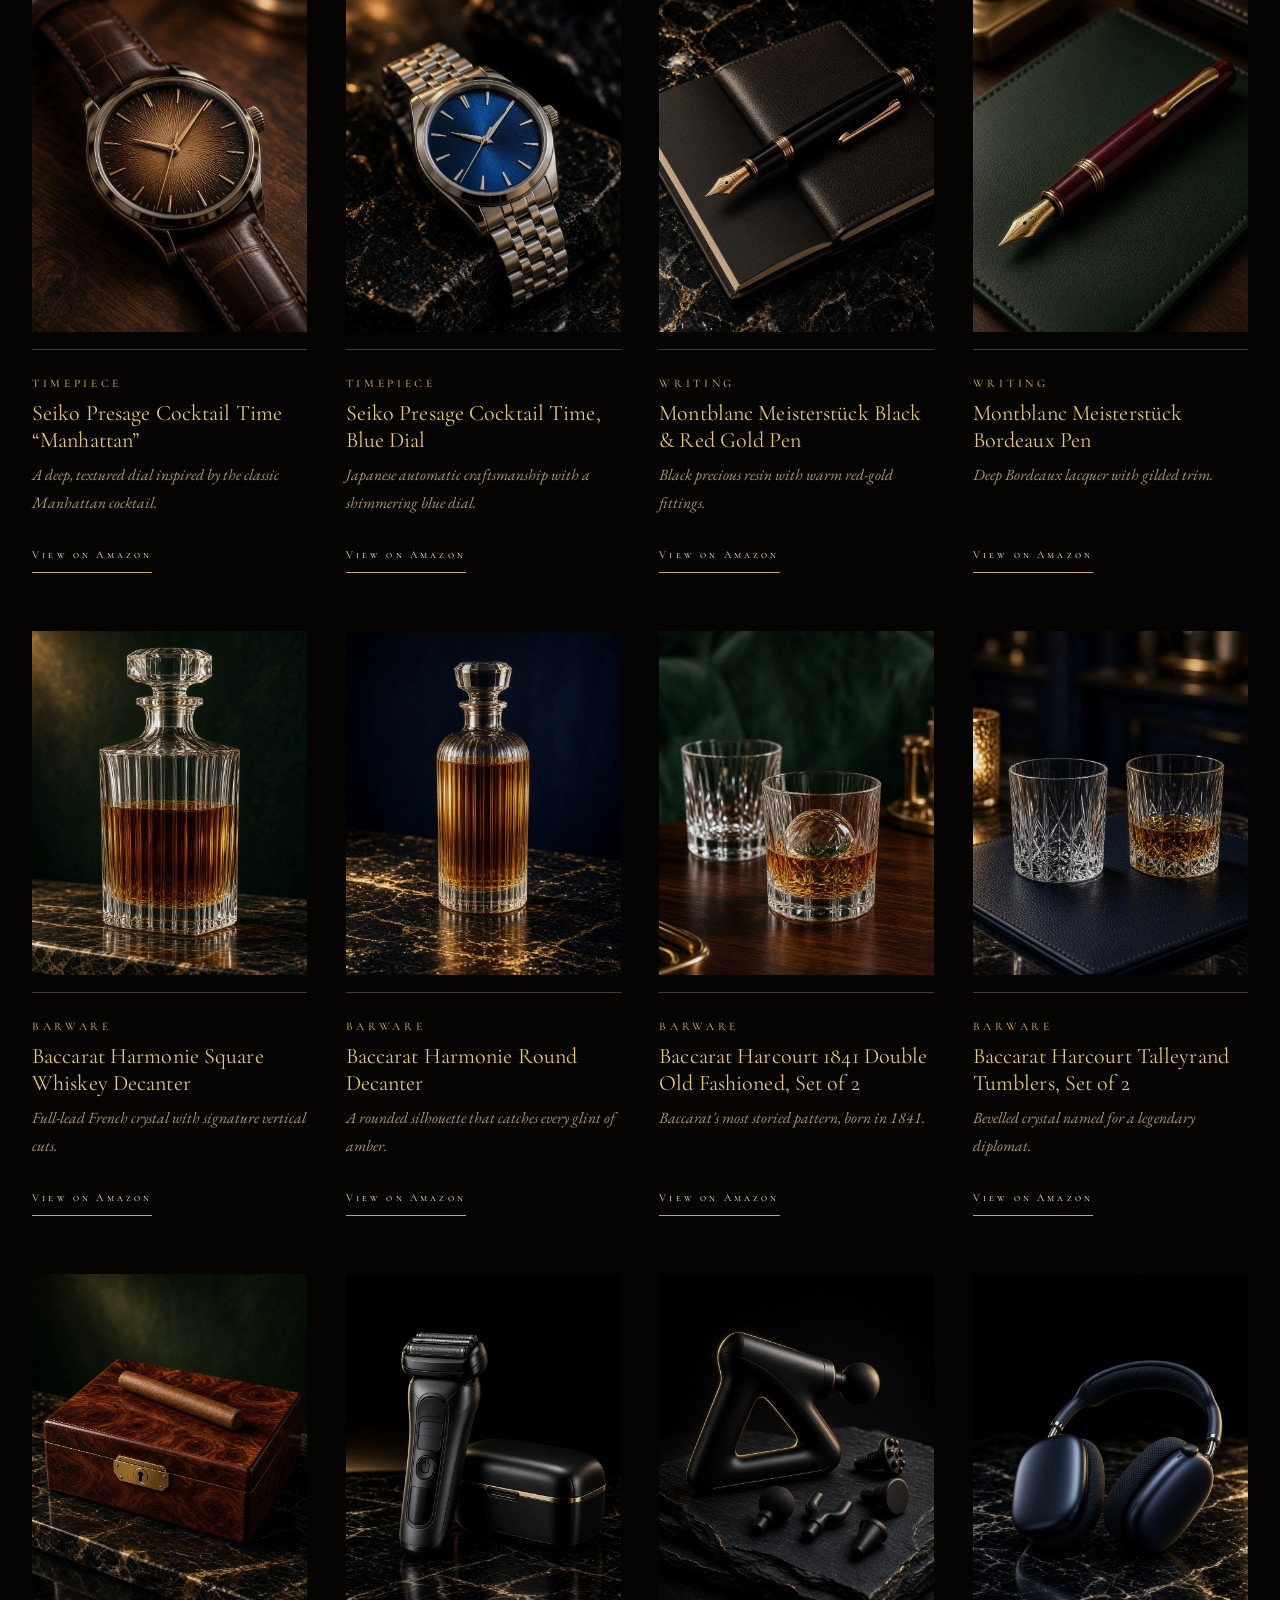
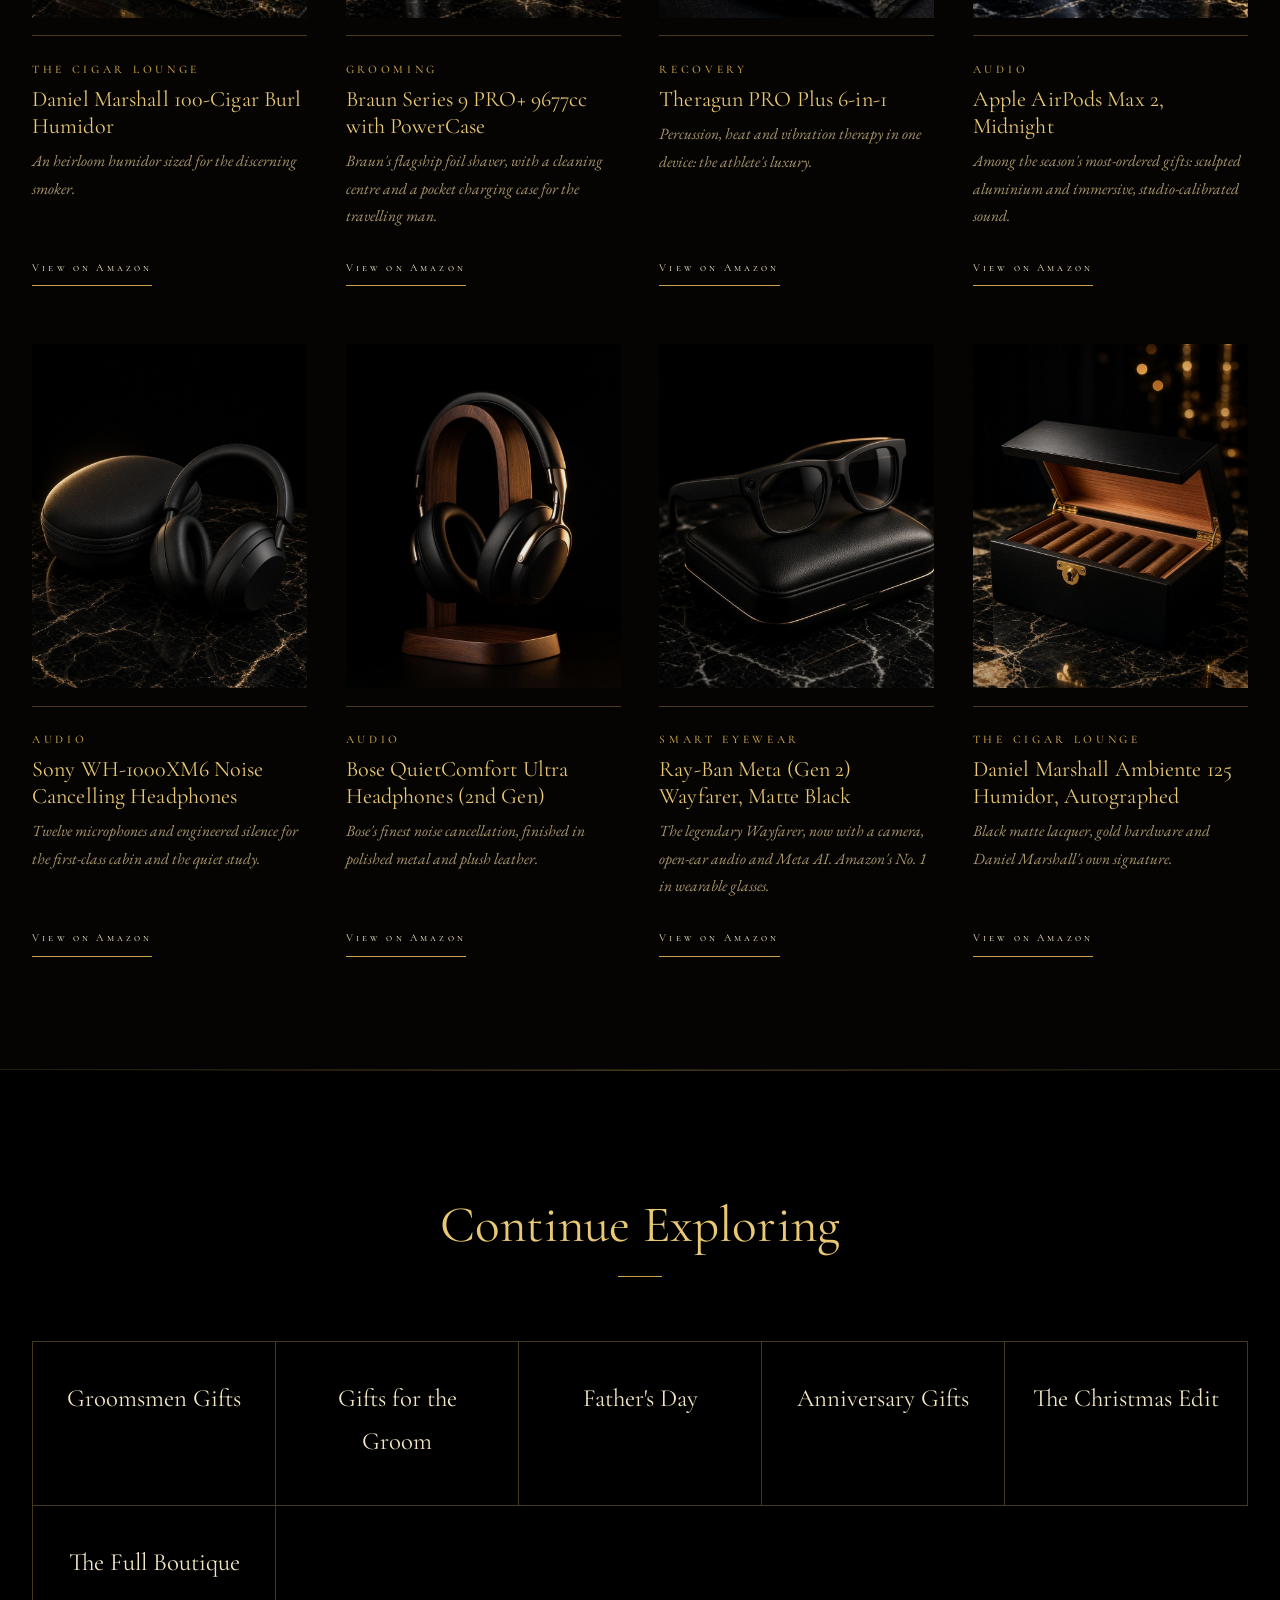
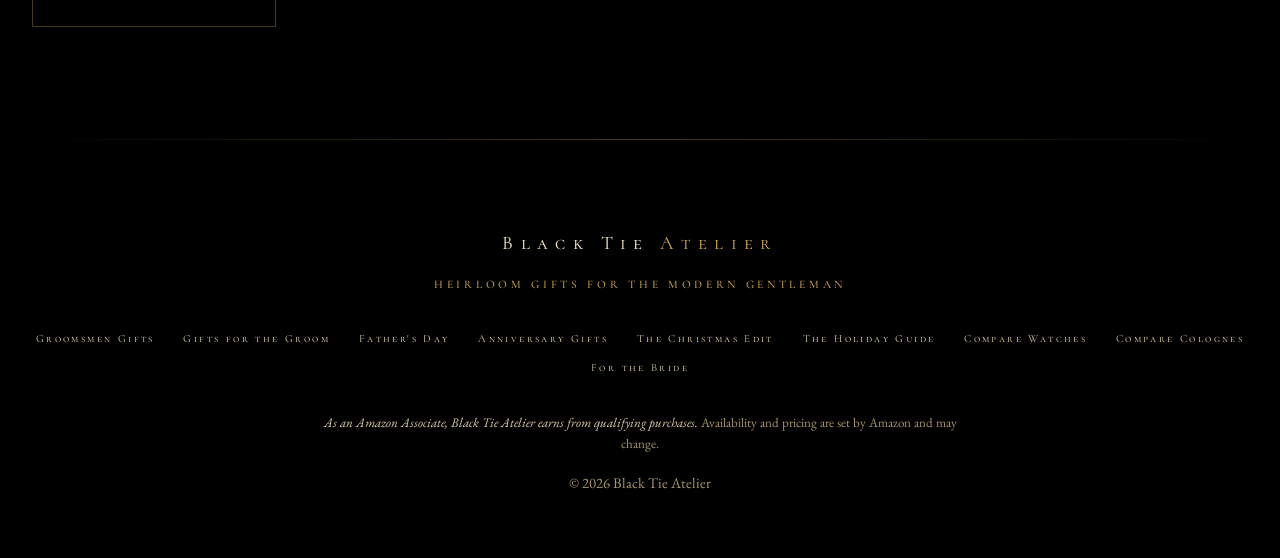
<file: holiday.html>
<!doctype html><html lang="en"><head><meta charset="utf-8"><meta name="viewport" content="width=device-width,initial-scale=1">
<title>Luxury Holiday Gifts for Men — The Black Tie Holiday Guide</title><meta name="description" content="Holiday gifts for men: Creed fragrances, Baccarat decanters, Montblanc pens and fine jewels."><link rel="canonical" href="https://lulumoons.github.io/Black-Tie-Atelier/holiday.html">
<meta property="og:type" content="website"><meta property="og:site_name" content="Black Tie Atelier"><meta property="og:title" content="Luxury Holiday Gifts for Men — The Black Tie Holiday Guide"><meta property="og:description" content="Holiday gifts for men: Creed fragrances, Baccarat decanters, Montblanc pens and fine jewels."><meta property="og:url" content="https://lulumoons.github.io/Black-Tie-Atelier/holiday.html"><meta property="og:image" content="https://lulumoons.github.io/Black-Tie-Atelier/assets/share.jpg"><meta property="og:image:width" content="1200"><meta property="og:image:height" content="630">
<meta name="twitter:card" content="summary_large_image"><meta name="twitter:title" content="Luxury Holiday Gifts for Men — The Black Tie Holiday Guide"><meta name="twitter:description" content="Holiday gifts for men: Creed fragrances, Baccarat decanters, Montblanc pens and fine jewels."><meta name="twitter:image" content="https://lulumoons.github.io/Black-Tie-Atelier/assets/share.jpg">
<meta name="theme-color" content="#0d0e10"><link rel="preconnect" href="https://fonts.googleapis.com"><link rel="preconnect" href="https://fonts.gstatic.com" crossorigin><link href="https://fonts.googleapis.com/css2?family=Cormorant+Garamond:ital,wght@0,300;0,400;0,500;1,300;1,400&family=Cormorant+SC:wght@400;500&family=EB+Garamond:ital,wght@0,400;0,500;1,400&display=swap" rel="stylesheet"><link rel="stylesheet" href="style.css"></head><body>
<header><div class="bar"><a class="logo" href="index.html">Black Tie <span>Atelier</span></a><nav><a href="index.html#atelier">Fragrance</a><a href="index.html#watches">Timepieces</a><a href="index.html#cigar">Cigar Lounge</a><a href="index.html#budget">By Budget</a><a href="index.html#occasion">By Occasion</a><a href="index.html#guides">Gift Guides</a><a href="compare-watches.html">Compare</a><a href="https://lulumoons.github.io/Enchanted-Veil/">For the Bride</a></nav></div></header>
<div class="hero" style="min-height:min(52vh,480px);background-image:url(assets/banners/bar.jpg)"><div class="in"><span class="sc">Black Tie Atelier · Gift Guide</span><h1>The Holiday Guide</h1><p>Under the tree or beside the fire, these are the season's most coveted gifts for men of discerning taste.</p></div></div>
<section id="picks" class="navy"><div class="wrap"><div class="head"><span class="sc">Curated</span><h2>The The Holiday Guide Selection</h2><div class="rule"></div><p>20 pieces, each independently chosen.</p></div><div class="grid"><article class="card"><a class="ph" data-asin="B071CYS5ZZ" href="https://www.amazon.com/dp/B071CYS5ZZ?tag=enchantedveil-20" target="_blank" rel="sponsored noopener"><img src="assets/products/B071CYS5ZZ.jpg" alt="Creed Aventus Eau de Parfum, 50 ml" loading="lazy"></a>
<div class="cb"><span class="sc">Fragrance</span><h3>Creed Aventus Eau de Parfum, 50 ml</h3><p>Pineapple, birch and ambergris: the modern signature scent of confident men.</p><a class="btn" data-asin="B071CYS5ZZ" href="https://www.amazon.com/dp/B071CYS5ZZ?tag=enchantedveil-20" target="_blank" rel="sponsored noopener">View on Amazon</a></div></article><article class="card"><a class="ph" data-asin="B079WWWBQN" href="https://www.amazon.com/dp/B079WWWBQN?tag=enchantedveil-20" target="_blank" rel="sponsored noopener"><img src="assets/products/B079WWWBQN.jpg" alt="Creed Green Irish Tweed Eau de Parfum, 100 ml" loading="lazy"></a>
<div class="cb"><span class="sc">Fragrance</span><h3>Creed Green Irish Tweed Eau de Parfum, 100 ml</h3><p>Violet leaf, iris and sandalwood: a timeless green fougère.</p><a class="btn" data-asin="B079WWWBQN" href="https://www.amazon.com/dp/B079WWWBQN?tag=enchantedveil-20" target="_blank" rel="sponsored noopener">View on Amazon</a></div></article><article class="card"><a class="ph" data-asin="B0711VH8WD" href="https://www.amazon.com/dp/B0711VH8WD?tag=enchantedveil-20" target="_blank" rel="sponsored noopener"><img src="assets/products/B0711VH8WD.jpg" alt="Maison Francis Kurkdjian Baccarat Rouge 540, 200 ml" loading="lazy"></a>
<div class="cb"><span class="sc">Fragrance</span><h3>Maison Francis Kurkdjian Baccarat Rouge 540, 200 ml</h3><p>Saffron, amberwood and cedar in a luminous, unforgettable trail.</p><a class="btn" data-asin="B0711VH8WD" href="https://www.amazon.com/dp/B0711VH8WD?tag=enchantedveil-20" target="_blank" rel="sponsored noopener">View on Amazon</a></div></article><article class="card"><a class="ph" data-asin="B09FYGBDF1" href="https://www.amazon.com/dp/B09FYGBDF1?tag=enchantedveil-20" target="_blank" rel="sponsored noopener"><img src="assets/products/B09FYGBDF1.jpg" alt="Tissot Le Locle Powermatic 80, Blue Dial" loading="lazy"></a>
<div class="cb"><span class="sc">Timepiece</span><h3>Tissot Le Locle Powermatic 80, Blue Dial</h3><p>Guilloché dial and 80-hour reserve from Swiss watchmaking&#x27;s cradle.</p><a class="btn" data-asin="B09FYGBDF1" href="https://www.amazon.com/dp/B09FYGBDF1?tag=enchantedveil-20" target="_blank" rel="sponsored noopener">View on Amazon</a></div></article><article class="card"><a class="ph" data-asin="B071FB8VVR" href="https://www.amazon.com/dp/B071FB8VVR?tag=enchantedveil-20" target="_blank" rel="sponsored noopener"><img src="assets/products/B071FB8VVR.jpg" alt="Seiko Presage Cocktail Time “Manhattan”" loading="lazy"></a>
<div class="cb"><span class="sc">Timepiece</span><h3>Seiko Presage Cocktail Time “Manhattan”</h3><p>A deep, textured dial inspired by the classic Manhattan cocktail.</p><a class="btn" data-asin="B071FB8VVR" href="https://www.amazon.com/dp/B071FB8VVR?tag=enchantedveil-20" target="_blank" rel="sponsored noopener">View on Amazon</a></div></article><article class="card"><a class="ph" data-asin="B07979L8JB" href="https://www.amazon.com/dp/B07979L8JB?tag=enchantedveil-20" target="_blank" rel="sponsored noopener"><img src="assets/products/B07979L8JB.jpg" alt="Seiko Presage Cocktail Time, Blue Dial" loading="lazy"></a>
<div class="cb"><span class="sc">Timepiece</span><h3>Seiko Presage Cocktail Time, Blue Dial</h3><p>Japanese automatic craftsmanship with a shimmering blue dial.</p><a class="btn" data-asin="B07979L8JB" href="https://www.amazon.com/dp/B07979L8JB?tag=enchantedveil-20" target="_blank" rel="sponsored noopener">View on Amazon</a></div></article><article class="card"><a class="ph" data-asin="B01N5BLP76" href="https://www.amazon.com/dp/B01N5BLP76?tag=enchantedveil-20" target="_blank" rel="sponsored noopener"><img src="assets/products/B01N5BLP76.jpg" alt="Montblanc Meisterstück Black &amp; Red Gold Pen" loading="lazy"></a>
<div class="cb"><span class="sc">Writing</span><h3>Montblanc Meisterstück Black &amp; Red Gold Pen</h3><p>Black precious resin with warm red-gold fittings.</p><a class="btn" data-asin="B01N5BLP76" href="https://www.amazon.com/dp/B01N5BLP76?tag=enchantedveil-20" target="_blank" rel="sponsored noopener">View on Amazon</a></div></article><article class="card"><a class="ph" data-asin="B00AWFLJ26" href="https://www.amazon.com/dp/B00AWFLJ26?tag=enchantedveil-20" target="_blank" rel="sponsored noopener"><img src="assets/products/B00AWFLJ26.jpg" alt="Montblanc Meisterstück Bordeaux Pen" loading="lazy"></a>
<div class="cb"><span class="sc">Writing</span><h3>Montblanc Meisterstück Bordeaux Pen</h3><p>Deep Bordeaux lacquer with gilded trim.</p><a class="btn" data-asin="B00AWFLJ26" href="https://www.amazon.com/dp/B00AWFLJ26?tag=enchantedveil-20" target="_blank" rel="sponsored noopener">View on Amazon</a></div></article><article class="card"><a class="ph" data-asin="B002UEX6IW" href="https://www.amazon.com/dp/B002UEX6IW?tag=enchantedveil-20" target="_blank" rel="sponsored noopener"><img src="assets/products/B002UEX6IW.jpg" alt="Baccarat Harmonie Square Whiskey Decanter" loading="lazy"></a>
<div class="cb"><span class="sc">Barware</span><h3>Baccarat Harmonie Square Whiskey Decanter</h3><p>Full-lead French crystal with signature vertical cuts.</p><a class="btn" data-asin="B002UEX6IW" href="https://www.amazon.com/dp/B002UEX6IW?tag=enchantedveil-20" target="_blank" rel="sponsored noopener">View on Amazon</a></div></article><article class="card"><a class="ph" data-asin="B002UEW8IG" href="https://www.amazon.com/dp/B002UEW8IG?tag=enchantedveil-20" target="_blank" rel="sponsored noopener"><img src="assets/products/B002UEW8IG.jpg" alt="Baccarat Harmonie Round Decanter" loading="lazy"></a>
<div class="cb"><span class="sc">Barware</span><h3>Baccarat Harmonie Round Decanter</h3><p>A rounded silhouette that catches every glint of amber.</p><a class="btn" data-asin="B002UEW8IG" href="https://www.amazon.com/dp/B002UEW8IG?tag=enchantedveil-20" target="_blank" rel="sponsored noopener">View on Amazon</a></div></article><article class="card"><a class="ph" data-asin="B07D2JZG5S" href="https://www.amazon.com/dp/B07D2JZG5S?tag=enchantedveil-20" target="_blank" rel="sponsored noopener"><img src="assets/products/B07D2JZG5S.jpg" alt="Baccarat Harcourt 1841 Double Old Fashioned, Set of 2" loading="lazy"></a>
<div class="cb"><span class="sc">Barware</span><h3>Baccarat Harcourt 1841 Double Old Fashioned, Set of 2</h3><p>Baccarat&#x27;s most storied pattern, born in 1841.</p><a class="btn" data-asin="B07D2JZG5S" href="https://www.amazon.com/dp/B07D2JZG5S?tag=enchantedveil-20" target="_blank" rel="sponsored noopener">View on Amazon</a></div></article><article class="card"><a class="ph" data-asin="B078XXN1N9" href="https://www.amazon.com/dp/B078XXN1N9?tag=enchantedveil-20" target="_blank" rel="sponsored noopener"><img src="assets/products/B078XXN1N9.jpg" alt="Baccarat Harcourt Talleyrand Tumblers, Set of 2" loading="lazy"></a>
<div class="cb"><span class="sc">Barware</span><h3>Baccarat Harcourt Talleyrand Tumblers, Set of 2</h3><p>Bevelled crystal named for a legendary diplomat.</p><a class="btn" data-asin="B078XXN1N9" href="https://www.amazon.com/dp/B078XXN1N9?tag=enchantedveil-20" target="_blank" rel="sponsored noopener">View on Amazon</a></div></article><article class="card"><a class="ph" data-asin="B06XVFYJXR" href="https://www.amazon.com/dp/B06XVFYJXR?tag=enchantedveil-20" target="_blank" rel="sponsored noopener"><img src="assets/products/B06XVFYJXR.jpg" alt="Daniel Marshall 100-Cigar Burl Humidor" loading="lazy"></a>
<div class="cb"><span class="sc">The Cigar Lounge</span><h3>Daniel Marshall 100-Cigar Burl Humidor</h3><p>An heirloom humidor sized for the discerning smoker.</p><a class="btn" data-asin="B06XVFYJXR" href="https://www.amazon.com/dp/B06XVFYJXR?tag=enchantedveil-20" target="_blank" rel="sponsored noopener">View on Amazon</a></div></article><article class="card"><a class="ph" data-asin="B0FYRY87FG" href="https://www.amazon.com/dp/B0FYRY87FG?tag=enchantedveil-20" target="_blank" rel="sponsored noopener"><img src="assets/products/B0FYRY87FG.jpg" alt="Braun Series 9 PRO+ 9677cc with PowerCase" loading="lazy"></a>
<div class="cb"><span class="sc">Grooming</span><h3>Braun Series 9 PRO+ 9677cc with PowerCase</h3><p>Braun&#x27;s flagship foil shaver, with a cleaning centre and a pocket charging case for the travelling man.</p><a class="btn" data-asin="B0FYRY87FG" href="https://www.amazon.com/dp/B0FYRY87FG?tag=enchantedveil-20" target="_blank" rel="sponsored noopener">View on Amazon</a></div></article><article class="card"><a class="ph" data-asin="B0CG2G7RQY" href="https://www.amazon.com/dp/B0CG2G7RQY?tag=enchantedveil-20" target="_blank" rel="sponsored noopener"><img src="assets/products/B0CG2G7RQY.jpg" alt="Theragun PRO Plus 6-in-1" loading="lazy"></a>
<div class="cb"><span class="sc">Recovery</span><h3>Theragun PRO Plus 6-in-1</h3><p>Percussion, heat and vibration therapy in one device: the athlete&#x27;s luxury.</p><a class="btn" data-asin="B0CG2G7RQY" href="https://www.amazon.com/dp/B0CG2G7RQY?tag=enchantedveil-20" target="_blank" rel="sponsored noopener">View on Amazon</a></div></article><article class="card"><a class="ph" data-asin="B0GSS4SGZR" href="https://www.amazon.com/dp/B0GSS4SGZR?tag=enchantedveil-20" target="_blank" rel="sponsored noopener"><img src="assets/products/B0GSS4SGZR.jpg" alt="Apple AirPods Max 2, Midnight" loading="lazy"></a>
<div class="cb"><span class="sc">Audio</span><h3>Apple AirPods Max 2, Midnight</h3><p>Among the season&#x27;s most-ordered gifts: sculpted aluminium and immersive, studio-calibrated sound.</p><a class="btn" data-asin="B0GSS4SGZR" href="https://www.amazon.com/dp/B0GSS4SGZR?tag=enchantedveil-20" target="_blank" rel="sponsored noopener">View on Amazon</a></div></article><article class="card"><a class="ph" data-asin="B0F3PQHWTZ" href="https://www.amazon.com/dp/B0F3PQHWTZ?tag=enchantedveil-20" target="_blank" rel="sponsored noopener"><img src="assets/products/B0F3PQHWTZ.jpg" alt="Sony WH-1000XM6 Noise Cancelling Headphones" loading="lazy"></a>
<div class="cb"><span class="sc">Audio</span><h3>Sony WH-1000XM6 Noise Cancelling Headphones</h3><p>Twelve microphones and engineered silence for the first-class cabin and the quiet study.</p><a class="btn" data-asin="B0F3PQHWTZ" href="https://www.amazon.com/dp/B0F3PQHWTZ?tag=enchantedveil-20" target="_blank" rel="sponsored noopener">View on Amazon</a></div></article><article class="card"><a class="ph" data-asin="B0FDKR293G" href="https://www.amazon.com/dp/B0FDKR293G?tag=enchantedveil-20" target="_blank" rel="sponsored noopener"><img src="assets/products/B0FDKR293G.jpg" alt="Bose QuietComfort Ultra Headphones (2nd Gen)" loading="lazy"></a>
<div class="cb"><span class="sc">Audio</span><h3>Bose QuietComfort Ultra Headphones (2nd Gen)</h3><p>Bose&#x27;s finest noise cancellation, finished in polished metal and plush leather.</p><a class="btn" data-asin="B0FDKR293G" href="https://www.amazon.com/dp/B0FDKR293G?tag=enchantedveil-20" target="_blank" rel="sponsored noopener">View on Amazon</a></div></article><article class="card"><a class="ph" data-asin="B0FLYDJHB4" href="https://www.amazon.com/dp/B0FLYDJHB4?tag=enchantedveil-20" target="_blank" rel="sponsored noopener"><img src="assets/products/B0FLYDJHB4.jpg" alt="Ray-Ban Meta (Gen 2) Wayfarer, Matte Black" loading="lazy"></a>
<div class="cb"><span class="sc">Smart Eyewear</span><h3>Ray-Ban Meta (Gen 2) Wayfarer, Matte Black</h3><p>The legendary Wayfarer, now with a camera, open-ear audio and Meta AI. Amazon&#x27;s No. 1 in wearable glasses.</p><a class="btn" data-asin="B0FLYDJHB4" href="https://www.amazon.com/dp/B0FLYDJHB4?tag=enchantedveil-20" target="_blank" rel="sponsored noopener">View on Amazon</a></div></article><article class="card"><a class="ph" data-asin="B08818JFDZ" href="https://www.amazon.com/dp/B08818JFDZ?tag=enchantedveil-20" target="_blank" rel="sponsored noopener"><img src="assets/products/B08818JFDZ.jpg" alt="Daniel Marshall Ambiente 125 Humidor, Autographed" loading="lazy"></a>
<div class="cb"><span class="sc">The Cigar Lounge</span><h3>Daniel Marshall Ambiente 125 Humidor, Autographed</h3><p>Black matte lacquer, gold hardware and Daniel Marshall&#x27;s own signature.</p><a class="btn" data-asin="B08818JFDZ" href="https://www.amazon.com/dp/B08818JFDZ?tag=enchantedveil-20" target="_blank" rel="sponsored noopener">View on Amazon</a></div></article></div></div></section>
<section id="more" class=""><div class="wrap"><div class="head"><span class="sc"></span><h2>Continue Exploring</h2><div class="rule"></div><p></p></div><div class="tiles"><a class="tile" href="groomsmen.html"><b>Groomsmen Gifts</b></a><a class="tile" href="groom.html"><b>Gifts for the Groom</b></a><a class="tile" href="fathers-day.html"><b>Father's Day</b></a><a class="tile" href="anniversary.html"><b>Anniversary Gifts</b></a><a class="tile" href="christmas.html"><b>The Christmas Edit</b></a><a class="tile" href="index.html"><b>The Full Boutique</b></a></div></div></section>
<footer><div class="wrap"><div class="logo">Black Tie <span>Atelier</span></div><p class="sc">Heirloom gifts for the modern gentleman</p>
<p class="fnav"><a href="groomsmen.html">Groomsmen Gifts</a><a href="groom.html">Gifts for the Groom</a><a href="fathers-day.html">Father's Day</a><a href="anniversary.html">Anniversary Gifts</a><a href="christmas.html">The Christmas Edit</a><a href="holiday.html">The Holiday Guide</a><a href="compare-watches.html">Compare Watches</a><a href="compare-colognes.html">Compare Colognes</a><a href="https://lulumoons.github.io/Enchanted-Veil/">For the Bride</a></p>
<p class="fine"><em>As an Amazon Associate, Black Tie Atelier earns from qualifying purchases.</em> Availability and pricing are set by Amazon and may change.</p><p>&copy; 2026 Black Tie Atelier</p></div></footer>
<script>const AFFILIATE_TAG="enchantedveil-20";document.querySelectorAll('a[data-asin]').forEach(a=>{a.href='https://www.amazon.com/dp/'+a.dataset.asin+'?tag='+AFFILIATE_TAG;a.target='_blank';a.rel='sponsored noopener'});</script></body></html>
</file>
<file: style.css>
:root{--black:#000;--char:#050402;--char2:#0b0906;--line:rgba(201,162,74,.35);--gold:#c9a24a;--gold2:#e8c874;--ivory:#f3e6c4;--ink:#dccfae;--mute:#a8956c}
*{box-sizing:border-box}html{scroll-behavior:smooth;-webkit-text-size-adjust:100%}
body{margin:0;background:var(--black);color:var(--ink);font:400 18px/1.75 "EB Garamond",Georgia,serif;-webkit-font-smoothing:antialiased}
img{max-width:100%}
a{color:var(--gold2);text-decoration:none;transition:color .3s}a:hover{color:var(--ivory)}
h1,h2,h3{font-family:"Cormorant Garamond",Georgia,serif;font-weight:400;color:var(--gold2);letter-spacing:.005em;margin:0}
.sc{font-family:"Cormorant SC",serif;letter-spacing:.32em;text-transform:uppercase;font-size:.72rem;color:var(--gold);font-weight:500}
header{position:sticky;top:0;z-index:20;background:rgba(0,0,0,.88);backdrop-filter:blur(10px);-webkit-backdrop-filter:blur(10px);border-bottom:1px solid var(--line)}
.bar{max-width:1320px;margin:auto;display:flex;align-items:center;justify-content:space-between;padding:1.1rem 2rem;gap:1rem}
.logo{font-family:"Cormorant SC",serif;font-size:1.05rem;letter-spacing:.38em;color:var(--ivory);white-space:nowrap}.logo span{color:var(--gold)}
nav{display:flex;gap:1.9rem;flex-wrap:nowrap;overflow-x:auto;scrollbar-width:none}nav::-webkit-scrollbar{display:none}
nav a{font-family:"Cormorant SC",serif;letter-spacing:.24em;font-size:.7rem;color:var(--ink);white-space:nowrap;padding:.2rem 0;border-bottom:1px solid transparent}
nav a:hover{color:var(--gold2);border-color:var(--gold)}
.hero{position:relative;min-height:min(88vh,820px);display:flex;align-items:flex-end;background:#000 center/cover no-repeat}
.hero:after{content:"";position:absolute;inset:0;background:linear-gradient(90deg,rgba(0,0,0,.94) 0%,rgba(0,0,0,.6) 42%,rgba(0,0,0,.05) 75%),linear-gradient(0deg,rgba(0,0,0,1) 0%,rgba(0,0,0,0) 30%)}
.hero .in{position:relative;z-index:1;max-width:1320px;margin:auto;width:100%;padding:0 2rem 6rem}
.hero h1{font-size:clamp(2.8rem,6.4vw,5.6rem);line-height:1;margin:1.4rem 0 1.6rem;max-width:11ch;font-weight:300}
.hero h1 em{font-style:italic;color:var(--gold2)}
.hero p{max-width:30rem;font-size:1.12rem;color:var(--ink);margin:0 0 2.2rem}
.btn{display:inline-block;color:var(--ivory);padding:.85rem 0;font-family:"Cormorant SC",serif;letter-spacing:.3em;font-size:.72rem;border-bottom:1px solid var(--gold);margin-right:2.4rem;transition:.35s}
.btn:hover{color:var(--gold2);letter-spacing:.36em}
.wrap{max-width:1320px;margin:auto;padding:0 2rem}
section{padding:7rem 0;position:relative}
section+section:before,footer:before{content:"";position:absolute;top:0;left:50%;transform:translateX(-50%);width:min(1256px,calc(100% - 4rem));height:1px;background:linear-gradient(90deg,transparent,var(--line),transparent)}
section.navy,section.forest{background:var(--char)}
.head{text-align:center;max-width:40rem;margin:0 auto 4rem}.head h2{font-size:clamp(2.2rem,4vw,3.4rem);margin:1rem 0 1.2rem;line-height:1.08}
.head p{color:var(--mute);margin:0;font-style:italic}
.rule{width:44px;height:1px;background:var(--gold);margin:1.4rem auto}
figure.banner{margin:0 0 4.5rem;position:relative;overflow:hidden}
figure.banner img{width:100%;height:clamp(240px,38vw,520px);object-fit:cover;display:block;filter:brightness(.78) saturate(.9);transition:transform 1.6s ease}
figure.banner:hover img{transform:scale(1.03)}
.grid{display:grid;grid-template-columns:repeat(auto-fill,minmax(250px,1fr));gap:3.6rem 2.4rem}
.card{display:flex;flex-direction:column;background:none}
.card .ph{display:block;aspect-ratio:4/5;overflow:hidden;background:#000}
.card .ph img{width:100%;height:100%;object-fit:cover;display:block;filter:brightness(.92);transition:transform 1.2s ease,filter .6s}
.card:hover .ph img{transform:scale(1.045);filter:brightness(1)}
.card .cb{padding:1.4rem 0 0;display:flex;flex-direction:column;gap:.45rem;flex:1;border-top:1px solid var(--line);margin-top:1.1rem}
.card h3{font-size:1.38rem;line-height:1.22;font-weight:400}
.card p{margin:0;font-size:.98rem;color:var(--mute);flex:1;font-style:italic}
.card .btn{align-self:flex-start;margin-top:.9rem;font-size:.66rem;padding:.5rem 0}
.tiles{display:grid;grid-template-columns:repeat(auto-fit,minmax(210px,1fr));gap:0;border-top:1px solid var(--line);border-left:1px solid var(--line)}
.tile{border-right:1px solid var(--line);border-bottom:1px solid var(--line);padding:2.2rem 1.6rem;text-align:center;color:var(--mute);transition:background .4s;font-style:italic;font-size:.98rem}
.tile:hover{background:rgba(201,162,74,.06);color:var(--ink)}
.tile b{display:block;font-family:"Cormorant Garamond",serif;font-weight:400;font-style:normal;font-size:1.55rem;color:var(--ivory);margin-bottom:.4rem}
.tile img{filter:brightness(.9)}
.box{display:grid;grid-template-columns:1.05fr 1fr;gap:4rem;align-items:center;padding:1rem 0}
.box h2{font-size:clamp(2rem,3.6vw,3rem);line-height:1.1}
.box .mini{display:grid;grid-template-columns:repeat(2,1fr);gap:1rem}.box .mini a{display:block;overflow:hidden}.box .mini img{width:100%;aspect-ratio:1;object-fit:cover;display:block;transition:transform 1s}.box .mini a:hover img{transform:scale(1.05)}
.box ul{list-style:none;padding:0;margin:1.6rem 0 2rem}.box li{padding:.6rem 0;border-bottom:1px solid var(--line)}.box li a{color:var(--ink)}.box li a:hover{color:var(--gold2)}
h3[id]{font-size:clamp(1.7rem,3vw,2.3rem)!important;font-weight:300}
table.cmp{width:100%;border-collapse:collapse;font-size:1rem}table.cmp th,table.cmp td{border-bottom:1px solid var(--line);padding:1.1rem .9rem;text-align:left;vertical-align:middle}
table.cmp th{font-family:"Cormorant SC",serif;letter-spacing:.2em;color:var(--gold);font-weight:500;font-size:.72rem}
table.cmp b{font-family:"Cormorant Garamond",serif;font-weight:500;font-size:1.15rem;color:var(--ivory)}
table.cmp img{width:72px;height:90px;object-fit:cover}
.bride{text-align:center}.note{max-width:40rem;margin:auto;text-align:center;font-style:italic;color:var(--mute)}
footer{position:relative;background:var(--black);padding:5.5rem 0 3rem;text-align:center;font-size:.92rem;color:var(--mute)}
footer .logo{font-size:1.2rem;margin-bottom:.8rem}
.fnav{display:flex;flex-wrap:wrap;justify-content:center;gap:.6rem 1.8rem;margin:2.2rem auto}
.fnav a{font-family:"Cormorant SC",serif;letter-spacing:.22em;font-size:.68rem;color:var(--ink)}
.fine{max-width:40rem;margin:2rem auto 1rem;font-size:.82rem;color:var(--mute);line-height:1.6}.fine em{color:var(--ink)}
@media(max-width:900px){.box{grid-template-columns:1fr;gap:2.4rem}}
@media(max-width:760px){
 body{font-size:17px}.bar{flex-direction:column;align-items:stretch;padding:.9rem 1.2rem .6rem;gap:.6rem}.logo{text-align:center;font-size:.92rem}
 nav{gap:1.4rem;padding-bottom:.3rem;-webkit-mask-image:linear-gradient(90deg,#000 85%,transparent)}
 .wrap{padding:0 1.25rem}.hero{min-height:78vh}.hero .in{padding:0 1.25rem 3.5rem}.hero:after{background:linear-gradient(0deg,rgba(0,0,0,.98) 0%,rgba(0,0,0,.55) 55%,rgba(0,0,0,.25))}
 section{padding:4.5rem 0}.head{margin-bottom:2.6rem}figure.banner{margin-bottom:3rem}
 .grid{grid-template-columns:repeat(2,1fr);gap:2.4rem 1rem}.card h3{font-size:1.1rem}.card p{display:none}.card .btn{letter-spacing:.2em}
 .tiles{grid-template-columns:repeat(2,1fr)}.tile{padding:1.5rem .8rem}.tile b{font-size:1.2rem}.tile span{display:none}
 .btn{margin-right:1.4rem}
}
@media(min-width:761px){.tiles.t3{grid-template-columns:repeat(3,1fr)}#edit .grid{grid-template-columns:repeat(3,1fr)}}
@media(max-width:760px){.hero{background-position:72% center}}
@media(max-width:760px){.tiles .tile:last-child:nth-child(odd){grid-column:1/-1}}

.hero h1{background:linear-gradient(180deg,#f6e3a1 0%,#d9b25a 45%,#a8802f 100%);-webkit-background-clip:text;background-clip:text;color:transparent;letter-spacing:.01em}
.hero h1 em{font-style:italic}
header{border-bottom:1px solid rgba(201,162,74,.5)}
section+section{border-top:1px solid rgba(201,162,74,.18)}
.hero h1{font-size:clamp(2.6rem,6vw,5.2rem);line-height:1.02;max-width:14ch}
@media(min-width:761px){.tiles.t3 .tile:last-child:nth-child(3n+1){grid-column:1/-1}}
.hero h1{max-width:none;white-space:nowrap}@media(max-width:760px){.hero h1{font-size:2.9rem}}
</file>
